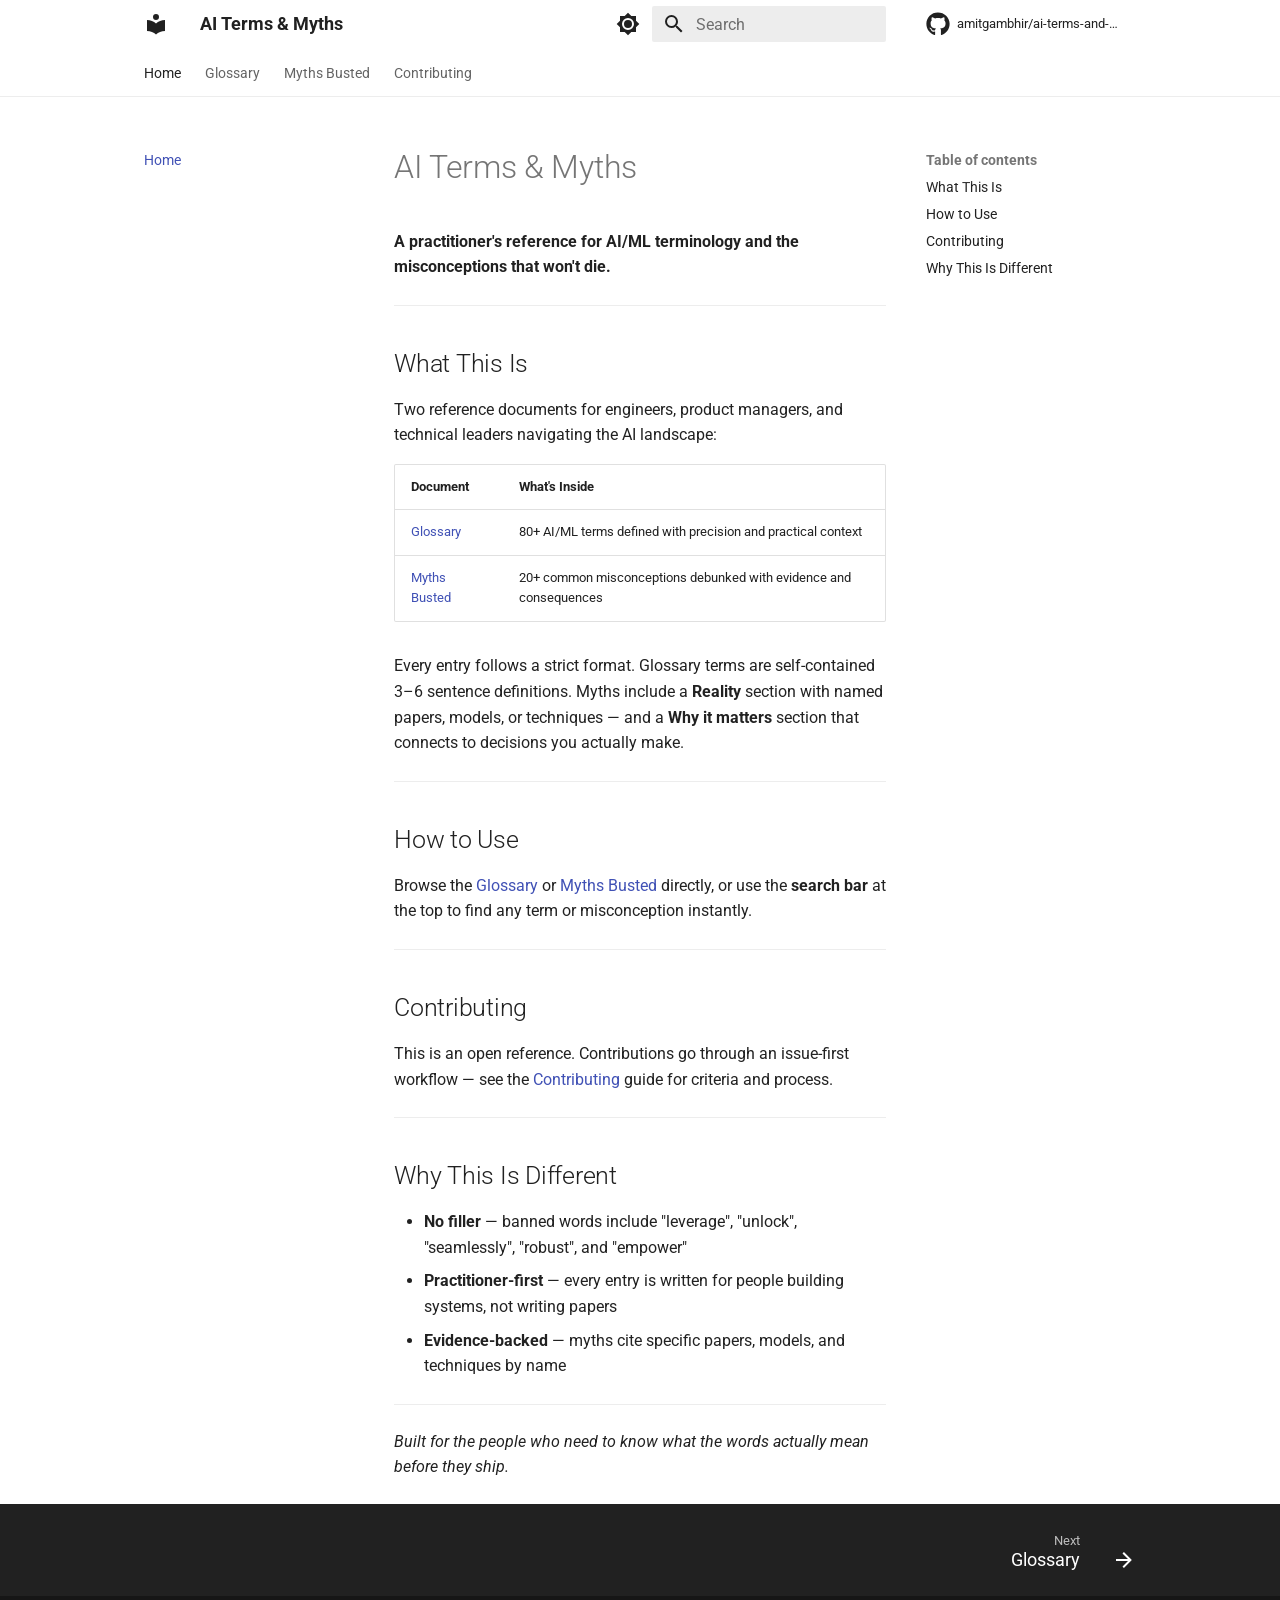
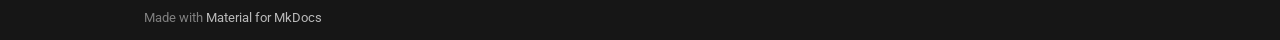
<file: index.html>
<!doctype html>
<html lang="en" class="no-js">
  <head>
    
      <meta charset="utf-8">
      <meta name="viewport" content="width=device-width,initial-scale=1">
      
        <meta name="description" content="A practitioner's reference for AI/ML terminology and the misconceptions that won't die.">
      
      
      
        <link rel="canonical" href="https://amitgambhir.github.io/ai-terms-and-myths/">
      
      
      
        <link rel="next" href="glossary/">
      
      
      <link rel="icon" href="assets/images/favicon.png">
      <meta name="generator" content="mkdocs-1.6.1, mkdocs-material-9.6.12">
    
    
      
        <title>AI Terms & Myths</title>
      
    
    
      <link rel="stylesheet" href="assets/stylesheets/main.2afb09e1.min.css">
      
        
        <link rel="stylesheet" href="assets/stylesheets/palette.06af60db.min.css">
      
      


    
    
      
    
    
      
        
        
        <link rel="preconnect" href="https://fonts.gstatic.com" crossorigin>
        <link rel="stylesheet" href="https://fonts.googleapis.com/css?family=Roboto:300,300i,400,400i,700,700i%7CRoboto+Mono:400,400i,700,700i&display=fallback">
        <style>:root{--md-text-font:"Roboto";--md-code-font:"Roboto Mono"}</style>
      
    
    
      <link rel="stylesheet" href="stylesheets/custom.css">
    
    <script>__md_scope=new URL(".",location),__md_hash=e=>[...e].reduce(((e,_)=>(e<<5)-e+_.charCodeAt(0)),0),__md_get=(e,_=localStorage,t=__md_scope)=>JSON.parse(_.getItem(t.pathname+"."+e)),__md_set=(e,_,t=localStorage,a=__md_scope)=>{try{t.setItem(a.pathname+"."+e,JSON.stringify(_))}catch(e){}}</script>
    
      

    
    
    
  </head>
  
  
    
    
      
    
    
    
    
    <body dir="ltr" data-md-color-scheme="default" data-md-color-primary="white" data-md-color-accent="white">
  
    
    <input class="md-toggle" data-md-toggle="drawer" type="checkbox" id="__drawer" autocomplete="off">
    <input class="md-toggle" data-md-toggle="search" type="checkbox" id="__search" autocomplete="off">
    <label class="md-overlay" for="__drawer"></label>
    <div data-md-component="skip">
      
        
        <a href="#ai-terms-myths" class="md-skip">
          Skip to content
        </a>
      
    </div>
    <div data-md-component="announce">
      
    </div>
    
    
      

<header class="md-header" data-md-component="header">
  <nav class="md-header__inner md-grid" aria-label="Header">
    <a href="." title="AI Terms &amp; Myths" class="md-header__button md-logo" aria-label="AI Terms & Myths" data-md-component="logo">
      
  
  <svg xmlns="http://www.w3.org/2000/svg" viewBox="0 0 24 24"><path d="M12 8a3 3 0 0 0 3-3 3 3 0 0 0-3-3 3 3 0 0 0-3 3 3 3 0 0 0 3 3m0 3.54C9.64 9.35 6.5 8 3 8v11c3.5 0 6.64 1.35 9 3.54 2.36-2.19 5.5-3.54 9-3.54V8c-3.5 0-6.64 1.35-9 3.54"/></svg>

    </a>
    <label class="md-header__button md-icon" for="__drawer">
      
      <svg xmlns="http://www.w3.org/2000/svg" viewBox="0 0 24 24"><path d="M3 6h18v2H3zm0 5h18v2H3zm0 5h18v2H3z"/></svg>
    </label>
    <div class="md-header__title" data-md-component="header-title">
      <div class="md-header__ellipsis">
        <div class="md-header__topic">
          <span class="md-ellipsis">
            AI Terms & Myths
          </span>
        </div>
        <div class="md-header__topic" data-md-component="header-topic">
          <span class="md-ellipsis">
            
              Home
            
          </span>
        </div>
      </div>
    </div>
    
      
        <form class="md-header__option" data-md-component="palette">
  
    
    
    
    <input class="md-option" data-md-color-media="" data-md-color-scheme="default" data-md-color-primary="white" data-md-color-accent="white"  aria-label="Switch to dark mode"  type="radio" name="__palette" id="__palette_0">
    
      <label class="md-header__button md-icon" title="Switch to dark mode" for="__palette_1" hidden>
        <svg xmlns="http://www.w3.org/2000/svg" viewBox="0 0 24 24"><path d="M12 8a4 4 0 0 0-4 4 4 4 0 0 0 4 4 4 4 0 0 0 4-4 4 4 0 0 0-4-4m0 10a6 6 0 0 1-6-6 6 6 0 0 1 6-6 6 6 0 0 1 6 6 6 6 0 0 1-6 6m8-9.31V4h-4.69L12 .69 8.69 4H4v4.69L.69 12 4 15.31V20h4.69L12 23.31 15.31 20H20v-4.69L23.31 12z"/></svg>
      </label>
    
  
    
    
    
    <input class="md-option" data-md-color-media="" data-md-color-scheme="slate" data-md-color-primary="grey" data-md-color-accent="grey"  aria-label="Switch to light mode"  type="radio" name="__palette" id="__palette_1">
    
      <label class="md-header__button md-icon" title="Switch to light mode" for="__palette_0" hidden>
        <svg xmlns="http://www.w3.org/2000/svg" viewBox="0 0 24 24"><path d="M12 18c-.89 0-1.74-.2-2.5-.55C11.56 16.5 13 14.42 13 12s-1.44-4.5-3.5-5.45C10.26 6.2 11.11 6 12 6a6 6 0 0 1 6 6 6 6 0 0 1-6 6m8-9.31V4h-4.69L12 .69 8.69 4H4v4.69L.69 12 4 15.31V20h4.69L12 23.31 15.31 20H20v-4.69L23.31 12z"/></svg>
      </label>
    
  
</form>
      
    
    
      <script>var palette=__md_get("__palette");if(palette&&palette.color){if("(prefers-color-scheme)"===palette.color.media){var media=matchMedia("(prefers-color-scheme: light)"),input=document.querySelector(media.matches?"[data-md-color-media='(prefers-color-scheme: light)']":"[data-md-color-media='(prefers-color-scheme: dark)']");palette.color.media=input.getAttribute("data-md-color-media"),palette.color.scheme=input.getAttribute("data-md-color-scheme"),palette.color.primary=input.getAttribute("data-md-color-primary"),palette.color.accent=input.getAttribute("data-md-color-accent")}for(var[key,value]of Object.entries(palette.color))document.body.setAttribute("data-md-color-"+key,value)}</script>
    
    
    
      
      
        <label class="md-header__button md-icon" for="__search">
          
          <svg xmlns="http://www.w3.org/2000/svg" viewBox="0 0 24 24"><path d="M9.5 3A6.5 6.5 0 0 1 16 9.5c0 1.61-.59 3.09-1.56 4.23l.27.27h.79l5 5-1.5 1.5-5-5v-.79l-.27-.27A6.52 6.52 0 0 1 9.5 16 6.5 6.5 0 0 1 3 9.5 6.5 6.5 0 0 1 9.5 3m0 2C7 5 5 7 5 9.5S7 14 9.5 14 14 12 14 9.5 12 5 9.5 5"/></svg>
        </label>
        <div class="md-search" data-md-component="search" role="dialog">
  <label class="md-search__overlay" for="__search"></label>
  <div class="md-search__inner" role="search">
    <form class="md-search__form" name="search">
      <input type="text" class="md-search__input" name="query" aria-label="Search" placeholder="Search" autocapitalize="off" autocorrect="off" autocomplete="off" spellcheck="false" data-md-component="search-query" required>
      <label class="md-search__icon md-icon" for="__search">
        
        <svg xmlns="http://www.w3.org/2000/svg" viewBox="0 0 24 24"><path d="M9.5 3A6.5 6.5 0 0 1 16 9.5c0 1.61-.59 3.09-1.56 4.23l.27.27h.79l5 5-1.5 1.5-5-5v-.79l-.27-.27A6.52 6.52 0 0 1 9.5 16 6.5 6.5 0 0 1 3 9.5 6.5 6.5 0 0 1 9.5 3m0 2C7 5 5 7 5 9.5S7 14 9.5 14 14 12 14 9.5 12 5 9.5 5"/></svg>
        
        <svg xmlns="http://www.w3.org/2000/svg" viewBox="0 0 24 24"><path d="M20 11v2H8l5.5 5.5-1.42 1.42L4.16 12l7.92-7.92L13.5 5.5 8 11z"/></svg>
      </label>
      <nav class="md-search__options" aria-label="Search">
        
        <button type="reset" class="md-search__icon md-icon" title="Clear" aria-label="Clear" tabindex="-1">
          
          <svg xmlns="http://www.w3.org/2000/svg" viewBox="0 0 24 24"><path d="M19 6.41 17.59 5 12 10.59 6.41 5 5 6.41 10.59 12 5 17.59 6.41 19 12 13.41 17.59 19 19 17.59 13.41 12z"/></svg>
        </button>
      </nav>
      
        <div class="md-search__suggest" data-md-component="search-suggest"></div>
      
    </form>
    <div class="md-search__output">
      <div class="md-search__scrollwrap" tabindex="0" data-md-scrollfix>
        <div class="md-search-result" data-md-component="search-result">
          <div class="md-search-result__meta">
            Initializing search
          </div>
          <ol class="md-search-result__list" role="presentation"></ol>
        </div>
      </div>
    </div>
  </div>
</div>
      
    
    
      <div class="md-header__source">
        <a href="https://github.com/amitgambhir/ai-terms-and-myths" title="Go to repository" class="md-source" data-md-component="source">
  <div class="md-source__icon md-icon">
    
    <svg xmlns="http://www.w3.org/2000/svg" viewBox="0 0 496 512"><!--! Font Awesome Free 6.7.2 by @fontawesome - https://fontawesome.com License - https://fontawesome.com/license/free (Icons: CC BY 4.0, Fonts: SIL OFL 1.1, Code: MIT License) Copyright 2024 Fonticons, Inc.--><path d="M165.9 397.4c0 2-2.3 3.6-5.2 3.6-3.3.3-5.6-1.3-5.6-3.6 0-2 2.3-3.6 5.2-3.6 3-.3 5.6 1.3 5.6 3.6m-31.1-4.5c-.7 2 1.3 4.3 4.3 4.9 2.6 1 5.6 0 6.2-2s-1.3-4.3-4.3-5.2c-2.6-.7-5.5.3-6.2 2.3m44.2-1.7c-2.9.7-4.9 2.6-4.6 4.9.3 2 2.9 3.3 5.9 2.6 2.9-.7 4.9-2.6 4.6-4.6-.3-1.9-3-3.2-5.9-2.9M244.8 8C106.1 8 0 113.3 0 252c0 110.9 69.8 205.8 169.5 239.2 12.8 2.3 17.3-5.6 17.3-12.1 0-6.2-.3-40.4-.3-61.4 0 0-70 15-84.7-29.8 0 0-11.4-29.1-27.8-36.6 0 0-22.9-15.7 1.6-15.4 0 0 24.9 2 38.6 25.8 21.9 38.6 58.6 27.5 72.9 20.9 2.3-16 8.8-27.1 16-33.7-55.9-6.2-112.3-14.3-112.3-110.5 0-27.5 7.6-41.3 23.6-58.9-2.6-6.5-11.1-33.3 2.6-67.9 20.9-6.5 69 27 69 27 20-5.6 41.5-8.5 62.8-8.5s42.8 2.9 62.8 8.5c0 0 48.1-33.6 69-27 13.7 34.7 5.2 61.4 2.6 67.9 16 17.7 25.8 31.5 25.8 58.9 0 96.5-58.9 104.2-114.8 110.5 9.2 7.9 17 22.9 17 46.4 0 33.7-.3 75.4-.3 83.6 0 6.5 4.6 14.4 17.3 12.1C428.2 457.8 496 362.9 496 252 496 113.3 383.5 8 244.8 8M97.2 352.9c-1.3 1-1 3.3.7 5.2 1.6 1.6 3.9 2.3 5.2 1 1.3-1 1-3.3-.7-5.2-1.6-1.6-3.9-2.3-5.2-1m-10.8-8.1c-.7 1.3.3 2.9 2.3 3.9 1.6 1 3.6.7 4.3-.7.7-1.3-.3-2.9-2.3-3.9-2-.6-3.6-.3-4.3.7m32.4 35.6c-1.6 1.3-1 4.3 1.3 6.2 2.3 2.3 5.2 2.6 6.5 1 1.3-1.3.7-4.3-1.3-6.2-2.2-2.3-5.2-2.6-6.5-1m-11.4-14.7c-1.6 1-1.6 3.6 0 5.9s4.3 3.3 5.6 2.3c1.6-1.3 1.6-3.9 0-6.2-1.4-2.3-4-3.3-5.6-2"/></svg>
  </div>
  <div class="md-source__repository">
    amitgambhir/ai-terms-and-myths
  </div>
</a>
      </div>
    
  </nav>
  
</header>
    
    <div class="md-container" data-md-component="container">
      
      
        
          
            
<nav class="md-tabs" aria-label="Tabs" data-md-component="tabs">
  <div class="md-grid">
    <ul class="md-tabs__list">
      
        
  
  
  
    
  
  
    <li class="md-tabs__item md-tabs__item--active">
      <a href="." class="md-tabs__link">
        
  
  
    
  
  Home

      </a>
    </li>
  

      
        
  
  
  
  
    <li class="md-tabs__item">
      <a href="glossary/" class="md-tabs__link">
        
  
  
    
  
  Glossary

      </a>
    </li>
  

      
        
  
  
  
  
    <li class="md-tabs__item">
      <a href="myths/" class="md-tabs__link">
        
  
  
    
  
  Myths Busted

      </a>
    </li>
  

      
        
  
  
  
  
    <li class="md-tabs__item">
      <a href="contributing/" class="md-tabs__link">
        
  
  
    
  
  Contributing

      </a>
    </li>
  

      
    </ul>
  </div>
</nav>
          
        
      
      <main class="md-main" data-md-component="main">
        <div class="md-main__inner md-grid">
          
            
              
              <div class="md-sidebar md-sidebar--primary" data-md-component="sidebar" data-md-type="navigation" >
                <div class="md-sidebar__scrollwrap">
                  <div class="md-sidebar__inner">
                    


  


<nav class="md-nav md-nav--primary md-nav--lifted" aria-label="Navigation" data-md-level="0">
  <label class="md-nav__title" for="__drawer">
    <a href="." title="AI Terms &amp; Myths" class="md-nav__button md-logo" aria-label="AI Terms & Myths" data-md-component="logo">
      
  
  <svg xmlns="http://www.w3.org/2000/svg" viewBox="0 0 24 24"><path d="M12 8a3 3 0 0 0 3-3 3 3 0 0 0-3-3 3 3 0 0 0-3 3 3 3 0 0 0 3 3m0 3.54C9.64 9.35 6.5 8 3 8v11c3.5 0 6.64 1.35 9 3.54 2.36-2.19 5.5-3.54 9-3.54V8c-3.5 0-6.64 1.35-9 3.54"/></svg>

    </a>
    AI Terms & Myths
  </label>
  
    <div class="md-nav__source">
      <a href="https://github.com/amitgambhir/ai-terms-and-myths" title="Go to repository" class="md-source" data-md-component="source">
  <div class="md-source__icon md-icon">
    
    <svg xmlns="http://www.w3.org/2000/svg" viewBox="0 0 496 512"><!--! Font Awesome Free 6.7.2 by @fontawesome - https://fontawesome.com License - https://fontawesome.com/license/free (Icons: CC BY 4.0, Fonts: SIL OFL 1.1, Code: MIT License) Copyright 2024 Fonticons, Inc.--><path d="M165.9 397.4c0 2-2.3 3.6-5.2 3.6-3.3.3-5.6-1.3-5.6-3.6 0-2 2.3-3.6 5.2-3.6 3-.3 5.6 1.3 5.6 3.6m-31.1-4.5c-.7 2 1.3 4.3 4.3 4.9 2.6 1 5.6 0 6.2-2s-1.3-4.3-4.3-5.2c-2.6-.7-5.5.3-6.2 2.3m44.2-1.7c-2.9.7-4.9 2.6-4.6 4.9.3 2 2.9 3.3 5.9 2.6 2.9-.7 4.9-2.6 4.6-4.6-.3-1.9-3-3.2-5.9-2.9M244.8 8C106.1 8 0 113.3 0 252c0 110.9 69.8 205.8 169.5 239.2 12.8 2.3 17.3-5.6 17.3-12.1 0-6.2-.3-40.4-.3-61.4 0 0-70 15-84.7-29.8 0 0-11.4-29.1-27.8-36.6 0 0-22.9-15.7 1.6-15.4 0 0 24.9 2 38.6 25.8 21.9 38.6 58.6 27.5 72.9 20.9 2.3-16 8.8-27.1 16-33.7-55.9-6.2-112.3-14.3-112.3-110.5 0-27.5 7.6-41.3 23.6-58.9-2.6-6.5-11.1-33.3 2.6-67.9 20.9-6.5 69 27 69 27 20-5.6 41.5-8.5 62.8-8.5s42.8 2.9 62.8 8.5c0 0 48.1-33.6 69-27 13.7 34.7 5.2 61.4 2.6 67.9 16 17.7 25.8 31.5 25.8 58.9 0 96.5-58.9 104.2-114.8 110.5 9.2 7.9 17 22.9 17 46.4 0 33.7-.3 75.4-.3 83.6 0 6.5 4.6 14.4 17.3 12.1C428.2 457.8 496 362.9 496 252 496 113.3 383.5 8 244.8 8M97.2 352.9c-1.3 1-1 3.3.7 5.2 1.6 1.6 3.9 2.3 5.2 1 1.3-1 1-3.3-.7-5.2-1.6-1.6-3.9-2.3-5.2-1m-10.8-8.1c-.7 1.3.3 2.9 2.3 3.9 1.6 1 3.6.7 4.3-.7.7-1.3-.3-2.9-2.3-3.9-2-.6-3.6-.3-4.3.7m32.4 35.6c-1.6 1.3-1 4.3 1.3 6.2 2.3 2.3 5.2 2.6 6.5 1 1.3-1.3.7-4.3-1.3-6.2-2.2-2.3-5.2-2.6-6.5-1m-11.4-14.7c-1.6 1-1.6 3.6 0 5.9s4.3 3.3 5.6 2.3c1.6-1.3 1.6-3.9 0-6.2-1.4-2.3-4-3.3-5.6-2"/></svg>
  </div>
  <div class="md-source__repository">
    amitgambhir/ai-terms-and-myths
  </div>
</a>
    </div>
  
  <ul class="md-nav__list" data-md-scrollfix>
    
      
      
  
  
    
  
  
  
    <li class="md-nav__item md-nav__item--active">
      
      <input class="md-nav__toggle md-toggle" type="checkbox" id="__toc">
      
      
        
      
      
        <label class="md-nav__link md-nav__link--active" for="__toc">
          
  
  
  <span class="md-ellipsis">
    Home
    
  </span>
  

          <span class="md-nav__icon md-icon"></span>
        </label>
      
      <a href="." class="md-nav__link md-nav__link--active">
        
  
  
  <span class="md-ellipsis">
    Home
    
  </span>
  

      </a>
      
        

<nav class="md-nav md-nav--secondary" aria-label="Table of contents">
  
  
  
    
  
  
    <label class="md-nav__title" for="__toc">
      <span class="md-nav__icon md-icon"></span>
      Table of contents
    </label>
    <ul class="md-nav__list" data-md-component="toc" data-md-scrollfix>
      
        <li class="md-nav__item">
  <a href="#what-this-is" class="md-nav__link">
    <span class="md-ellipsis">
      What This Is
    </span>
  </a>
  
</li>
      
        <li class="md-nav__item">
  <a href="#how-to-use" class="md-nav__link">
    <span class="md-ellipsis">
      How to Use
    </span>
  </a>
  
</li>
      
        <li class="md-nav__item">
  <a href="#contributing" class="md-nav__link">
    <span class="md-ellipsis">
      Contributing
    </span>
  </a>
  
</li>
      
        <li class="md-nav__item">
  <a href="#why-this-is-different" class="md-nav__link">
    <span class="md-ellipsis">
      Why This Is Different
    </span>
  </a>
  
</li>
      
    </ul>
  
</nav>
      
    </li>
  

    
      
      
  
  
  
  
    <li class="md-nav__item">
      <a href="glossary/" class="md-nav__link">
        
  
  
  <span class="md-ellipsis">
    Glossary
    
  </span>
  

      </a>
    </li>
  

    
      
      
  
  
  
  
    <li class="md-nav__item">
      <a href="myths/" class="md-nav__link">
        
  
  
  <span class="md-ellipsis">
    Myths Busted
    
  </span>
  

      </a>
    </li>
  

    
      
      
  
  
  
  
    <li class="md-nav__item">
      <a href="contributing/" class="md-nav__link">
        
  
  
  <span class="md-ellipsis">
    Contributing
    
  </span>
  

      </a>
    </li>
  

    
  </ul>
</nav>
                  </div>
                </div>
              </div>
            
            
              
              <div class="md-sidebar md-sidebar--secondary" data-md-component="sidebar" data-md-type="toc" >
                <div class="md-sidebar__scrollwrap">
                  <div class="md-sidebar__inner">
                    

<nav class="md-nav md-nav--secondary" aria-label="Table of contents">
  
  
  
    
  
  
    <label class="md-nav__title" for="__toc">
      <span class="md-nav__icon md-icon"></span>
      Table of contents
    </label>
    <ul class="md-nav__list" data-md-component="toc" data-md-scrollfix>
      
        <li class="md-nav__item">
  <a href="#what-this-is" class="md-nav__link">
    <span class="md-ellipsis">
      What This Is
    </span>
  </a>
  
</li>
      
        <li class="md-nav__item">
  <a href="#how-to-use" class="md-nav__link">
    <span class="md-ellipsis">
      How to Use
    </span>
  </a>
  
</li>
      
        <li class="md-nav__item">
  <a href="#contributing" class="md-nav__link">
    <span class="md-ellipsis">
      Contributing
    </span>
  </a>
  
</li>
      
        <li class="md-nav__item">
  <a href="#why-this-is-different" class="md-nav__link">
    <span class="md-ellipsis">
      Why This Is Different
    </span>
  </a>
  
</li>
      
    </ul>
  
</nav>
                  </div>
                </div>
              </div>
            
          
          
            <div class="md-content" data-md-component="content">
              <article class="md-content__inner md-typeset">
                
                  


  
  


<h1 id="ai-terms-myths">AI Terms &amp; Myths<a class="headerlink" href="#ai-terms-myths" title="Permanent link">&para;</a></h1>
<p><strong>A practitioner's reference for AI/ML terminology and the misconceptions that won't die.</strong></p>
<hr />
<h2 id="what-this-is">What This Is<a class="headerlink" href="#what-this-is" title="Permanent link">&para;</a></h2>
<p>Two reference documents for engineers, product managers, and technical leaders navigating the AI landscape:</p>
<table>
<thead>
<tr>
<th>Document</th>
<th>What's Inside</th>
</tr>
</thead>
<tbody>
<tr>
<td><a href="glossary/">Glossary</a></td>
<td>80+ AI/ML terms defined with precision and practical context</td>
</tr>
<tr>
<td><a href="myths/">Myths Busted</a></td>
<td>20+ common misconceptions debunked with evidence and consequences</td>
</tr>
</tbody>
</table>
<p>Every entry follows a strict format. Glossary terms are self-contained 3–6 sentence definitions. Myths include a <strong>Reality</strong> section with named papers, models, or techniques — and a <strong>Why it matters</strong> section that connects to decisions you actually make.</p>
<hr />
<h2 id="how-to-use">How to Use<a class="headerlink" href="#how-to-use" title="Permanent link">&para;</a></h2>
<p>Browse the <a href="glossary/">Glossary</a> or <a href="myths/">Myths Busted</a> directly, or use the <strong>search bar</strong> at the top to find any term or misconception instantly.</p>
<hr />
<h2 id="contributing">Contributing<a class="headerlink" href="#contributing" title="Permanent link">&para;</a></h2>
<p>This is an open reference. Contributions go through an issue-first workflow — see the <a href="contributing/">Contributing</a> guide for criteria and process.</p>
<hr />
<h2 id="why-this-is-different">Why This Is Different<a class="headerlink" href="#why-this-is-different" title="Permanent link">&para;</a></h2>
<ul>
<li><strong>No filler</strong> — banned words include "leverage", "unlock", "seamlessly", "robust", and "empower"</li>
<li><strong>Practitioner-first</strong> — every entry is written for people building systems, not writing papers</li>
<li><strong>Evidence-backed</strong> — myths cite specific papers, models, and techniques by name</li>
</ul>
<hr />
<p><em>Built for the people who need to know what the words actually mean before they ship.</em></p>












                
              </article>
            </div>
          
          
<script>var target=document.getElementById(location.hash.slice(1));target&&target.name&&(target.checked=target.name.startsWith("__tabbed_"))</script>
        </div>
        
          <button type="button" class="md-top md-icon" data-md-component="top" hidden>
  
  <svg xmlns="http://www.w3.org/2000/svg" viewBox="0 0 24 24"><path d="M13 20h-2V8l-5.5 5.5-1.42-1.42L12 4.16l7.92 7.92-1.42 1.42L13 8z"/></svg>
  Back to top
</button>
        
      </main>
      
        <footer class="md-footer">
  
    
      
      <nav class="md-footer__inner md-grid" aria-label="Footer" >
        
        
          
          <a href="glossary/" class="md-footer__link md-footer__link--next" aria-label="Next: Glossary">
            <div class="md-footer__title">
              <span class="md-footer__direction">
                Next
              </span>
              <div class="md-ellipsis">
                Glossary
              </div>
            </div>
            <div class="md-footer__button md-icon">
              
              <svg xmlns="http://www.w3.org/2000/svg" viewBox="0 0 24 24"><path d="M4 11v2h12l-5.5 5.5 1.42 1.42L19.84 12l-7.92-7.92L10.5 5.5 16 11z"/></svg>
            </div>
          </a>
        
      </nav>
    
  
  <div class="md-footer-meta md-typeset">
    <div class="md-footer-meta__inner md-grid">
      <div class="md-copyright">
  
  
    Made with
    <a href="https://squidfunk.github.io/mkdocs-material/" target="_blank" rel="noopener">
      Material for MkDocs
    </a>
  
</div>
      
    </div>
  </div>
</footer>
      
    </div>
    <div class="md-dialog" data-md-component="dialog">
      <div class="md-dialog__inner md-typeset"></div>
    </div>
    
    
    
      
      <script id="__config" type="application/json">{"base": ".", "features": ["navigation.instant", "navigation.tabs", "navigation.sections", "navigation.top", "navigation.footer", "navigation.path", "navigation.tracking", "content.code.copy", "content.tooltips", "search.highlight", "search.suggest", "toc.follow"], "search": "assets/javascripts/workers/search.f8cc74c7.min.js", "tags": null, "translations": {"clipboard.copied": "Copied to clipboard", "clipboard.copy": "Copy to clipboard", "search.result.more.one": "1 more on this page", "search.result.more.other": "# more on this page", "search.result.none": "No matching documents", "search.result.one": "1 matching document", "search.result.other": "# matching documents", "search.result.placeholder": "Type to start searching", "search.result.term.missing": "Missing", "select.version": "Select version"}, "version": null}</script>
    
    
      <script src="assets/javascripts/bundle.c8b220af.min.js"></script>
      
    
  </body>
</html>
</file>
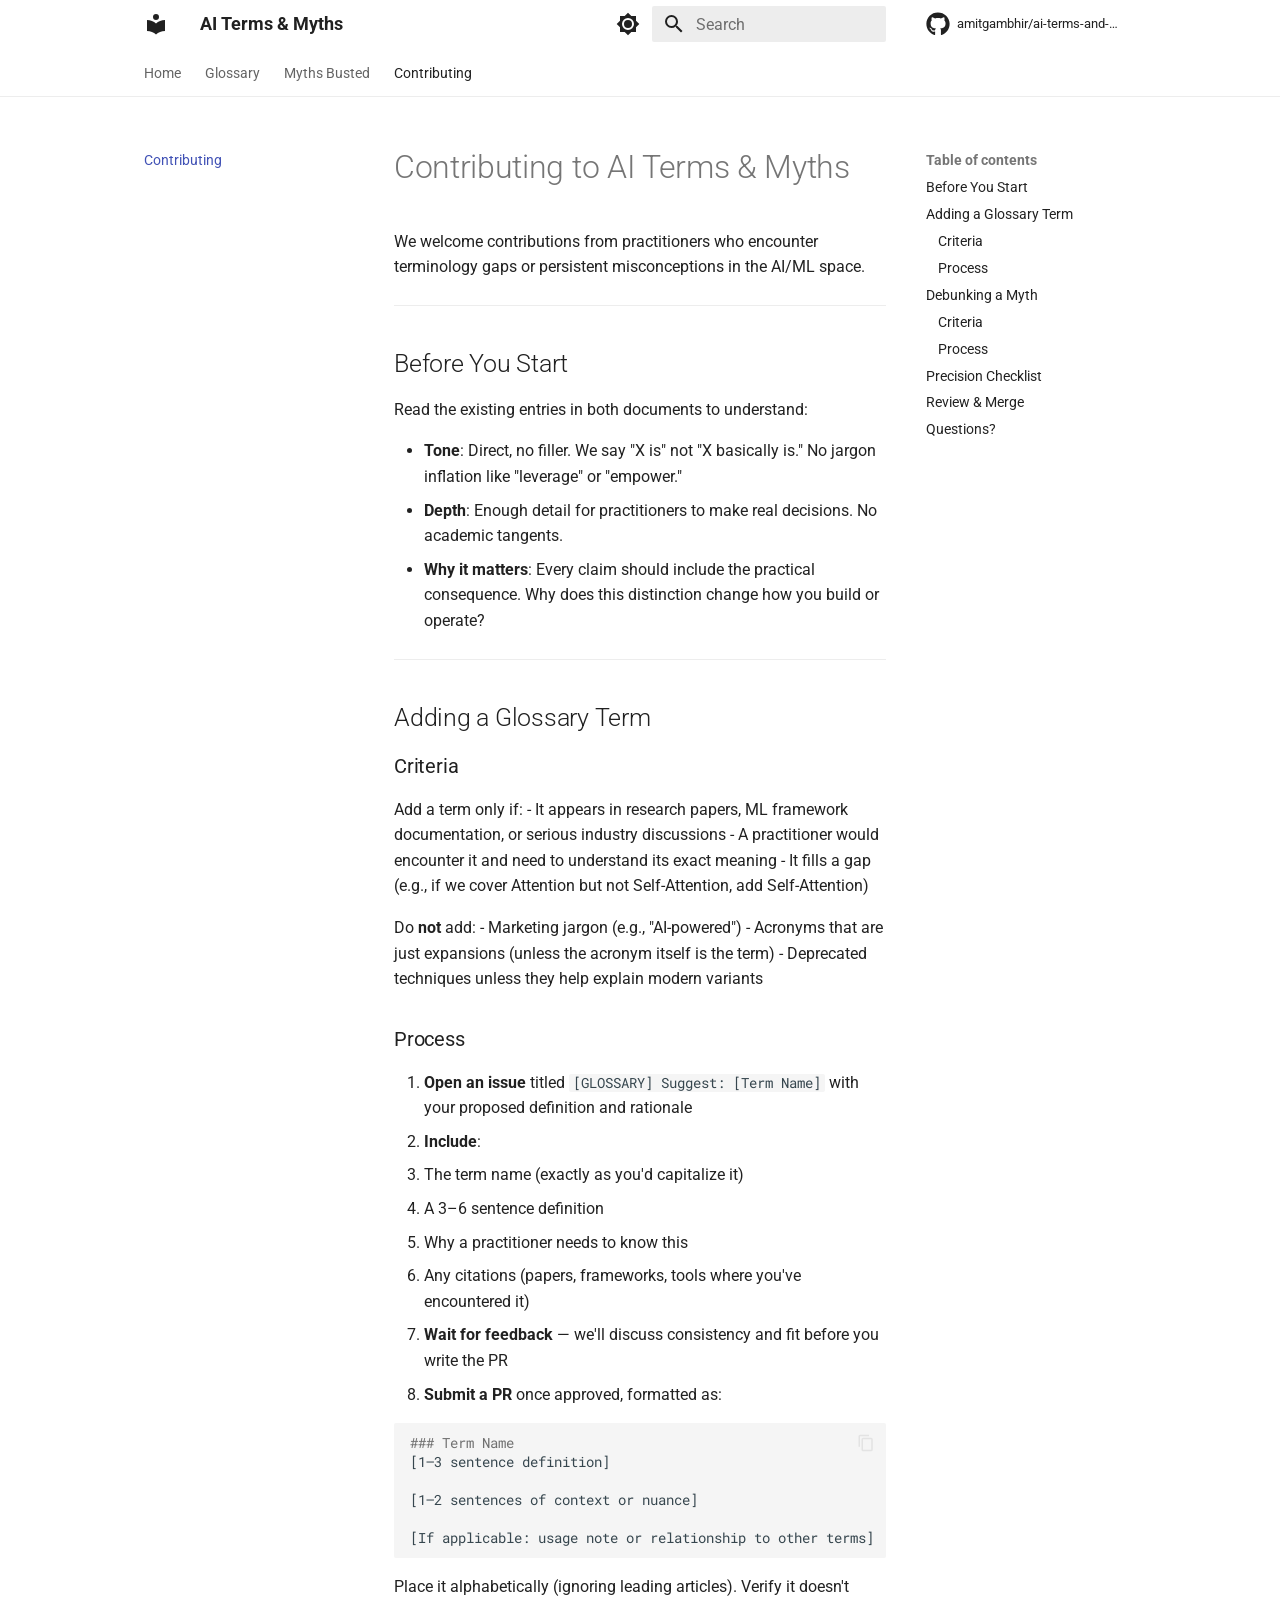
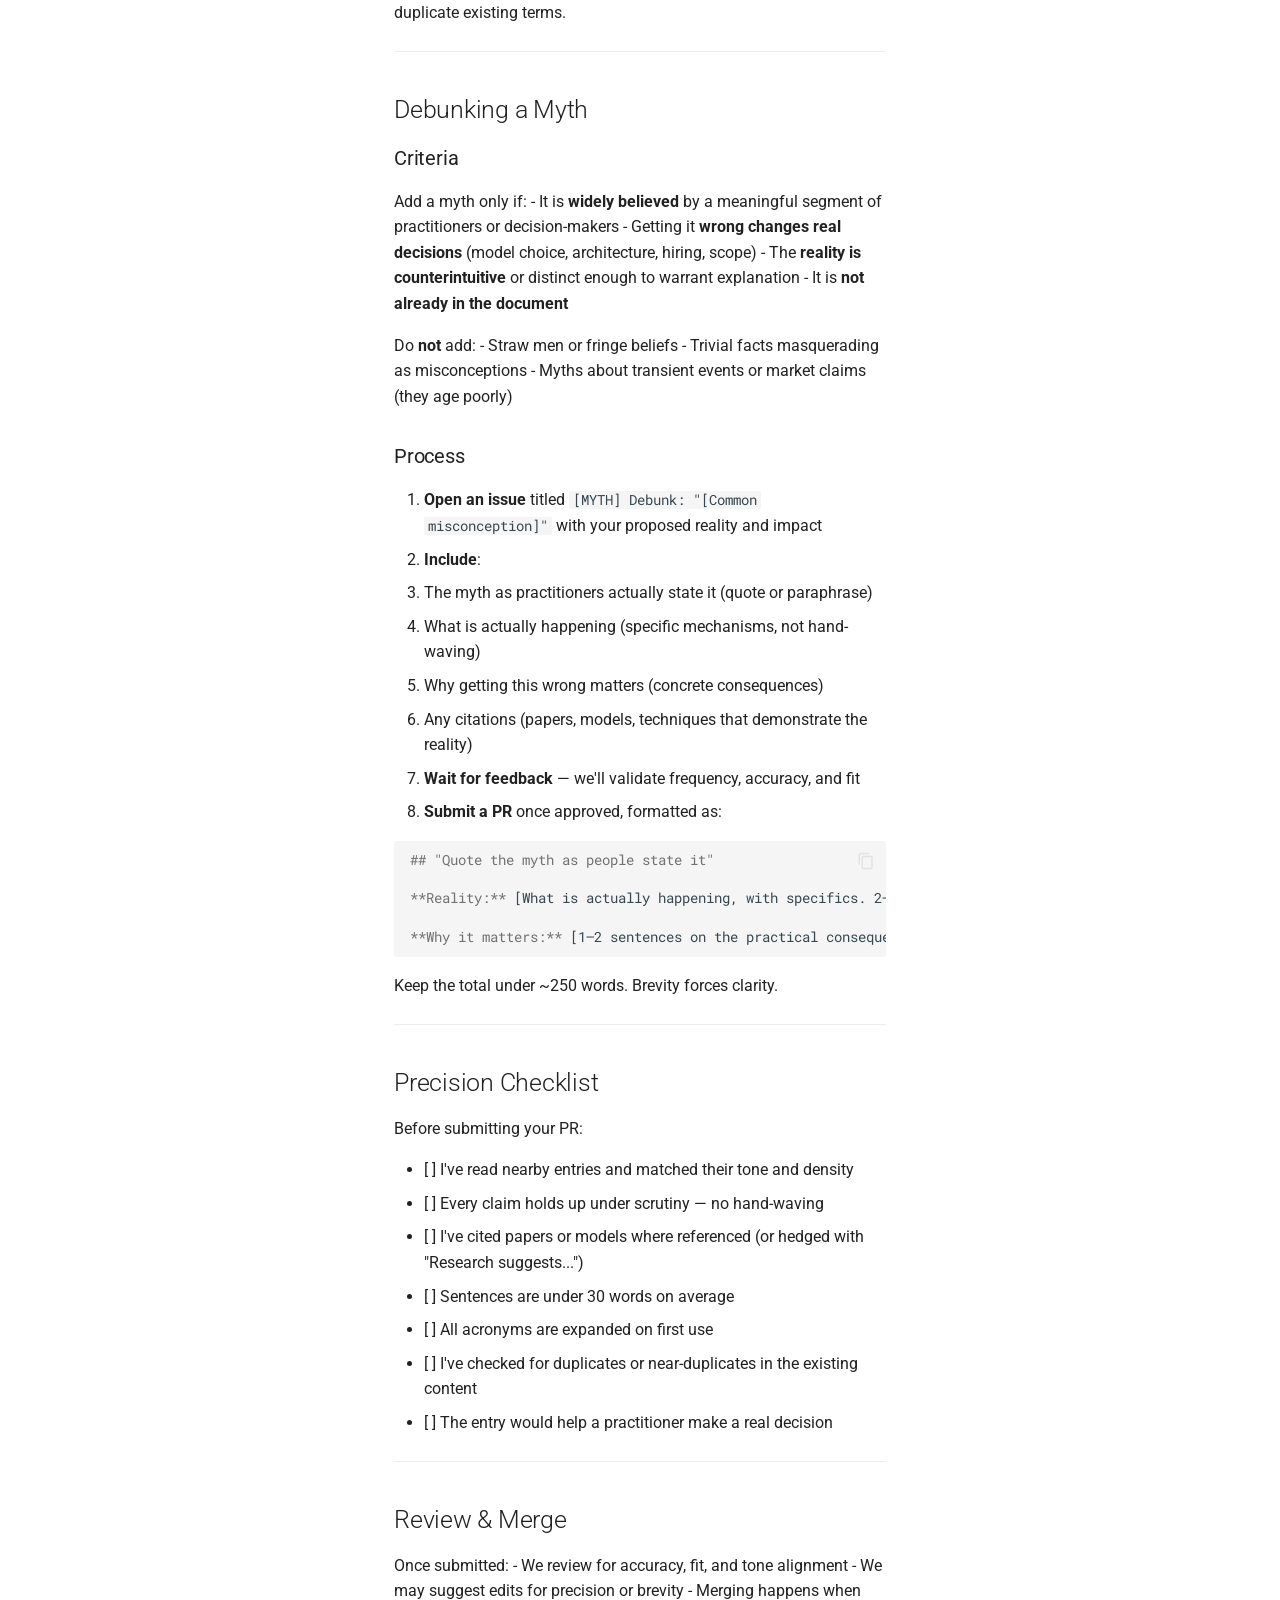
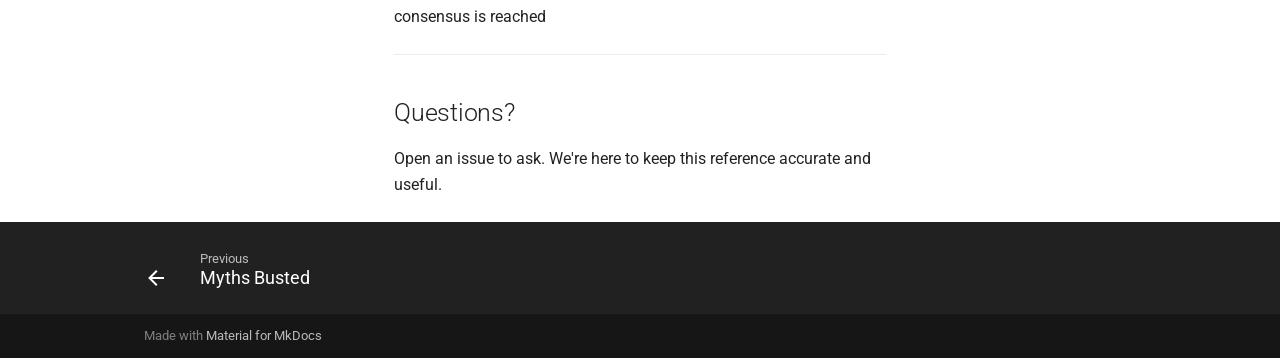
<file: contributing/index.html>
<!doctype html>
<html lang="en" class="no-js">
  <head>
    
      <meta charset="utf-8">
      <meta name="viewport" content="width=device-width,initial-scale=1">
      
        <meta name="description" content="A practitioner's reference for AI/ML terminology and the misconceptions that won't die.">
      
      
      
        <link rel="canonical" href="https://amitgambhir.github.io/ai-terms-and-myths/contributing/">
      
      
        <link rel="prev" href="../myths/">
      
      
      
      <link rel="icon" href="../assets/images/favicon.png">
      <meta name="generator" content="mkdocs-1.6.1, mkdocs-material-9.6.12">
    
    
      
        <title>Contributing - AI Terms & Myths</title>
      
    
    
      <link rel="stylesheet" href="../assets/stylesheets/main.2afb09e1.min.css">
      
        
        <link rel="stylesheet" href="../assets/stylesheets/palette.06af60db.min.css">
      
      


    
    
      
    
    
      
        
        
        <link rel="preconnect" href="https://fonts.gstatic.com" crossorigin>
        <link rel="stylesheet" href="https://fonts.googleapis.com/css?family=Roboto:300,300i,400,400i,700,700i%7CRoboto+Mono:400,400i,700,700i&display=fallback">
        <style>:root{--md-text-font:"Roboto";--md-code-font:"Roboto Mono"}</style>
      
    
    
      <link rel="stylesheet" href="../stylesheets/custom.css">
    
    <script>__md_scope=new URL("..",location),__md_hash=e=>[...e].reduce(((e,_)=>(e<<5)-e+_.charCodeAt(0)),0),__md_get=(e,_=localStorage,t=__md_scope)=>JSON.parse(_.getItem(t.pathname+"."+e)),__md_set=(e,_,t=localStorage,a=__md_scope)=>{try{t.setItem(a.pathname+"."+e,JSON.stringify(_))}catch(e){}}</script>
    
      

    
    
    
  </head>
  
  
    
    
      
    
    
    
    
    <body dir="ltr" data-md-color-scheme="default" data-md-color-primary="white" data-md-color-accent="white">
  
    
    <input class="md-toggle" data-md-toggle="drawer" type="checkbox" id="__drawer" autocomplete="off">
    <input class="md-toggle" data-md-toggle="search" type="checkbox" id="__search" autocomplete="off">
    <label class="md-overlay" for="__drawer"></label>
    <div data-md-component="skip">
      
        
        <a href="#contributing-to-ai-terms-myths" class="md-skip">
          Skip to content
        </a>
      
    </div>
    <div data-md-component="announce">
      
    </div>
    
    
      

<header class="md-header" data-md-component="header">
  <nav class="md-header__inner md-grid" aria-label="Header">
    <a href=".." title="AI Terms &amp; Myths" class="md-header__button md-logo" aria-label="AI Terms & Myths" data-md-component="logo">
      
  
  <svg xmlns="http://www.w3.org/2000/svg" viewBox="0 0 24 24"><path d="M12 8a3 3 0 0 0 3-3 3 3 0 0 0-3-3 3 3 0 0 0-3 3 3 3 0 0 0 3 3m0 3.54C9.64 9.35 6.5 8 3 8v11c3.5 0 6.64 1.35 9 3.54 2.36-2.19 5.5-3.54 9-3.54V8c-3.5 0-6.64 1.35-9 3.54"/></svg>

    </a>
    <label class="md-header__button md-icon" for="__drawer">
      
      <svg xmlns="http://www.w3.org/2000/svg" viewBox="0 0 24 24"><path d="M3 6h18v2H3zm0 5h18v2H3zm0 5h18v2H3z"/></svg>
    </label>
    <div class="md-header__title" data-md-component="header-title">
      <div class="md-header__ellipsis">
        <div class="md-header__topic">
          <span class="md-ellipsis">
            AI Terms & Myths
          </span>
        </div>
        <div class="md-header__topic" data-md-component="header-topic">
          <span class="md-ellipsis">
            
              Contributing
            
          </span>
        </div>
      </div>
    </div>
    
      
        <form class="md-header__option" data-md-component="palette">
  
    
    
    
    <input class="md-option" data-md-color-media="" data-md-color-scheme="default" data-md-color-primary="white" data-md-color-accent="white"  aria-label="Switch to dark mode"  type="radio" name="__palette" id="__palette_0">
    
      <label class="md-header__button md-icon" title="Switch to dark mode" for="__palette_1" hidden>
        <svg xmlns="http://www.w3.org/2000/svg" viewBox="0 0 24 24"><path d="M12 8a4 4 0 0 0-4 4 4 4 0 0 0 4 4 4 4 0 0 0 4-4 4 4 0 0 0-4-4m0 10a6 6 0 0 1-6-6 6 6 0 0 1 6-6 6 6 0 0 1 6 6 6 6 0 0 1-6 6m8-9.31V4h-4.69L12 .69 8.69 4H4v4.69L.69 12 4 15.31V20h4.69L12 23.31 15.31 20H20v-4.69L23.31 12z"/></svg>
      </label>
    
  
    
    
    
    <input class="md-option" data-md-color-media="" data-md-color-scheme="slate" data-md-color-primary="grey" data-md-color-accent="grey"  aria-label="Switch to light mode"  type="radio" name="__palette" id="__palette_1">
    
      <label class="md-header__button md-icon" title="Switch to light mode" for="__palette_0" hidden>
        <svg xmlns="http://www.w3.org/2000/svg" viewBox="0 0 24 24"><path d="M12 18c-.89 0-1.74-.2-2.5-.55C11.56 16.5 13 14.42 13 12s-1.44-4.5-3.5-5.45C10.26 6.2 11.11 6 12 6a6 6 0 0 1 6 6 6 6 0 0 1-6 6m8-9.31V4h-4.69L12 .69 8.69 4H4v4.69L.69 12 4 15.31V20h4.69L12 23.31 15.31 20H20v-4.69L23.31 12z"/></svg>
      </label>
    
  
</form>
      
    
    
      <script>var palette=__md_get("__palette");if(palette&&palette.color){if("(prefers-color-scheme)"===palette.color.media){var media=matchMedia("(prefers-color-scheme: light)"),input=document.querySelector(media.matches?"[data-md-color-media='(prefers-color-scheme: light)']":"[data-md-color-media='(prefers-color-scheme: dark)']");palette.color.media=input.getAttribute("data-md-color-media"),palette.color.scheme=input.getAttribute("data-md-color-scheme"),palette.color.primary=input.getAttribute("data-md-color-primary"),palette.color.accent=input.getAttribute("data-md-color-accent")}for(var[key,value]of Object.entries(palette.color))document.body.setAttribute("data-md-color-"+key,value)}</script>
    
    
    
      
      
        <label class="md-header__button md-icon" for="__search">
          
          <svg xmlns="http://www.w3.org/2000/svg" viewBox="0 0 24 24"><path d="M9.5 3A6.5 6.5 0 0 1 16 9.5c0 1.61-.59 3.09-1.56 4.23l.27.27h.79l5 5-1.5 1.5-5-5v-.79l-.27-.27A6.52 6.52 0 0 1 9.5 16 6.5 6.5 0 0 1 3 9.5 6.5 6.5 0 0 1 9.5 3m0 2C7 5 5 7 5 9.5S7 14 9.5 14 14 12 14 9.5 12 5 9.5 5"/></svg>
        </label>
        <div class="md-search" data-md-component="search" role="dialog">
  <label class="md-search__overlay" for="__search"></label>
  <div class="md-search__inner" role="search">
    <form class="md-search__form" name="search">
      <input type="text" class="md-search__input" name="query" aria-label="Search" placeholder="Search" autocapitalize="off" autocorrect="off" autocomplete="off" spellcheck="false" data-md-component="search-query" required>
      <label class="md-search__icon md-icon" for="__search">
        
        <svg xmlns="http://www.w3.org/2000/svg" viewBox="0 0 24 24"><path d="M9.5 3A6.5 6.5 0 0 1 16 9.5c0 1.61-.59 3.09-1.56 4.23l.27.27h.79l5 5-1.5 1.5-5-5v-.79l-.27-.27A6.52 6.52 0 0 1 9.5 16 6.5 6.5 0 0 1 3 9.5 6.5 6.5 0 0 1 9.5 3m0 2C7 5 5 7 5 9.5S7 14 9.5 14 14 12 14 9.5 12 5 9.5 5"/></svg>
        
        <svg xmlns="http://www.w3.org/2000/svg" viewBox="0 0 24 24"><path d="M20 11v2H8l5.5 5.5-1.42 1.42L4.16 12l7.92-7.92L13.5 5.5 8 11z"/></svg>
      </label>
      <nav class="md-search__options" aria-label="Search">
        
        <button type="reset" class="md-search__icon md-icon" title="Clear" aria-label="Clear" tabindex="-1">
          
          <svg xmlns="http://www.w3.org/2000/svg" viewBox="0 0 24 24"><path d="M19 6.41 17.59 5 12 10.59 6.41 5 5 6.41 10.59 12 5 17.59 6.41 19 12 13.41 17.59 19 19 17.59 13.41 12z"/></svg>
        </button>
      </nav>
      
        <div class="md-search__suggest" data-md-component="search-suggest"></div>
      
    </form>
    <div class="md-search__output">
      <div class="md-search__scrollwrap" tabindex="0" data-md-scrollfix>
        <div class="md-search-result" data-md-component="search-result">
          <div class="md-search-result__meta">
            Initializing search
          </div>
          <ol class="md-search-result__list" role="presentation"></ol>
        </div>
      </div>
    </div>
  </div>
</div>
      
    
    
      <div class="md-header__source">
        <a href="https://github.com/amitgambhir/ai-terms-and-myths" title="Go to repository" class="md-source" data-md-component="source">
  <div class="md-source__icon md-icon">
    
    <svg xmlns="http://www.w3.org/2000/svg" viewBox="0 0 496 512"><!--! Font Awesome Free 6.7.2 by @fontawesome - https://fontawesome.com License - https://fontawesome.com/license/free (Icons: CC BY 4.0, Fonts: SIL OFL 1.1, Code: MIT License) Copyright 2024 Fonticons, Inc.--><path d="M165.9 397.4c0 2-2.3 3.6-5.2 3.6-3.3.3-5.6-1.3-5.6-3.6 0-2 2.3-3.6 5.2-3.6 3-.3 5.6 1.3 5.6 3.6m-31.1-4.5c-.7 2 1.3 4.3 4.3 4.9 2.6 1 5.6 0 6.2-2s-1.3-4.3-4.3-5.2c-2.6-.7-5.5.3-6.2 2.3m44.2-1.7c-2.9.7-4.9 2.6-4.6 4.9.3 2 2.9 3.3 5.9 2.6 2.9-.7 4.9-2.6 4.6-4.6-.3-1.9-3-3.2-5.9-2.9M244.8 8C106.1 8 0 113.3 0 252c0 110.9 69.8 205.8 169.5 239.2 12.8 2.3 17.3-5.6 17.3-12.1 0-6.2-.3-40.4-.3-61.4 0 0-70 15-84.7-29.8 0 0-11.4-29.1-27.8-36.6 0 0-22.9-15.7 1.6-15.4 0 0 24.9 2 38.6 25.8 21.9 38.6 58.6 27.5 72.9 20.9 2.3-16 8.8-27.1 16-33.7-55.9-6.2-112.3-14.3-112.3-110.5 0-27.5 7.6-41.3 23.6-58.9-2.6-6.5-11.1-33.3 2.6-67.9 20.9-6.5 69 27 69 27 20-5.6 41.5-8.5 62.8-8.5s42.8 2.9 62.8 8.5c0 0 48.1-33.6 69-27 13.7 34.7 5.2 61.4 2.6 67.9 16 17.7 25.8 31.5 25.8 58.9 0 96.5-58.9 104.2-114.8 110.5 9.2 7.9 17 22.9 17 46.4 0 33.7-.3 75.4-.3 83.6 0 6.5 4.6 14.4 17.3 12.1C428.2 457.8 496 362.9 496 252 496 113.3 383.5 8 244.8 8M97.2 352.9c-1.3 1-1 3.3.7 5.2 1.6 1.6 3.9 2.3 5.2 1 1.3-1 1-3.3-.7-5.2-1.6-1.6-3.9-2.3-5.2-1m-10.8-8.1c-.7 1.3.3 2.9 2.3 3.9 1.6 1 3.6.7 4.3-.7.7-1.3-.3-2.9-2.3-3.9-2-.6-3.6-.3-4.3.7m32.4 35.6c-1.6 1.3-1 4.3 1.3 6.2 2.3 2.3 5.2 2.6 6.5 1 1.3-1.3.7-4.3-1.3-6.2-2.2-2.3-5.2-2.6-6.5-1m-11.4-14.7c-1.6 1-1.6 3.6 0 5.9s4.3 3.3 5.6 2.3c1.6-1.3 1.6-3.9 0-6.2-1.4-2.3-4-3.3-5.6-2"/></svg>
  </div>
  <div class="md-source__repository">
    amitgambhir/ai-terms-and-myths
  </div>
</a>
      </div>
    
  </nav>
  
</header>
    
    <div class="md-container" data-md-component="container">
      
      
        
          
            
<nav class="md-tabs" aria-label="Tabs" data-md-component="tabs">
  <div class="md-grid">
    <ul class="md-tabs__list">
      
        
  
  
  
  
    <li class="md-tabs__item">
      <a href=".." class="md-tabs__link">
        
  
  
    
  
  Home

      </a>
    </li>
  

      
        
  
  
  
  
    <li class="md-tabs__item">
      <a href="../glossary/" class="md-tabs__link">
        
  
  
    
  
  Glossary

      </a>
    </li>
  

      
        
  
  
  
  
    <li class="md-tabs__item">
      <a href="../myths/" class="md-tabs__link">
        
  
  
    
  
  Myths Busted

      </a>
    </li>
  

      
        
  
  
  
    
  
  
    <li class="md-tabs__item md-tabs__item--active">
      <a href="./" class="md-tabs__link">
        
  
  
    
  
  Contributing

      </a>
    </li>
  

      
    </ul>
  </div>
</nav>
          
        
      
      <main class="md-main" data-md-component="main">
        <div class="md-main__inner md-grid">
          
            
              
              <div class="md-sidebar md-sidebar--primary" data-md-component="sidebar" data-md-type="navigation" >
                <div class="md-sidebar__scrollwrap">
                  <div class="md-sidebar__inner">
                    


  


<nav class="md-nav md-nav--primary md-nav--lifted" aria-label="Navigation" data-md-level="0">
  <label class="md-nav__title" for="__drawer">
    <a href=".." title="AI Terms &amp; Myths" class="md-nav__button md-logo" aria-label="AI Terms & Myths" data-md-component="logo">
      
  
  <svg xmlns="http://www.w3.org/2000/svg" viewBox="0 0 24 24"><path d="M12 8a3 3 0 0 0 3-3 3 3 0 0 0-3-3 3 3 0 0 0-3 3 3 3 0 0 0 3 3m0 3.54C9.64 9.35 6.5 8 3 8v11c3.5 0 6.64 1.35 9 3.54 2.36-2.19 5.5-3.54 9-3.54V8c-3.5 0-6.64 1.35-9 3.54"/></svg>

    </a>
    AI Terms & Myths
  </label>
  
    <div class="md-nav__source">
      <a href="https://github.com/amitgambhir/ai-terms-and-myths" title="Go to repository" class="md-source" data-md-component="source">
  <div class="md-source__icon md-icon">
    
    <svg xmlns="http://www.w3.org/2000/svg" viewBox="0 0 496 512"><!--! Font Awesome Free 6.7.2 by @fontawesome - https://fontawesome.com License - https://fontawesome.com/license/free (Icons: CC BY 4.0, Fonts: SIL OFL 1.1, Code: MIT License) Copyright 2024 Fonticons, Inc.--><path d="M165.9 397.4c0 2-2.3 3.6-5.2 3.6-3.3.3-5.6-1.3-5.6-3.6 0-2 2.3-3.6 5.2-3.6 3-.3 5.6 1.3 5.6 3.6m-31.1-4.5c-.7 2 1.3 4.3 4.3 4.9 2.6 1 5.6 0 6.2-2s-1.3-4.3-4.3-5.2c-2.6-.7-5.5.3-6.2 2.3m44.2-1.7c-2.9.7-4.9 2.6-4.6 4.9.3 2 2.9 3.3 5.9 2.6 2.9-.7 4.9-2.6 4.6-4.6-.3-1.9-3-3.2-5.9-2.9M244.8 8C106.1 8 0 113.3 0 252c0 110.9 69.8 205.8 169.5 239.2 12.8 2.3 17.3-5.6 17.3-12.1 0-6.2-.3-40.4-.3-61.4 0 0-70 15-84.7-29.8 0 0-11.4-29.1-27.8-36.6 0 0-22.9-15.7 1.6-15.4 0 0 24.9 2 38.6 25.8 21.9 38.6 58.6 27.5 72.9 20.9 2.3-16 8.8-27.1 16-33.7-55.9-6.2-112.3-14.3-112.3-110.5 0-27.5 7.6-41.3 23.6-58.9-2.6-6.5-11.1-33.3 2.6-67.9 20.9-6.5 69 27 69 27 20-5.6 41.5-8.5 62.8-8.5s42.8 2.9 62.8 8.5c0 0 48.1-33.6 69-27 13.7 34.7 5.2 61.4 2.6 67.9 16 17.7 25.8 31.5 25.8 58.9 0 96.5-58.9 104.2-114.8 110.5 9.2 7.9 17 22.9 17 46.4 0 33.7-.3 75.4-.3 83.6 0 6.5 4.6 14.4 17.3 12.1C428.2 457.8 496 362.9 496 252 496 113.3 383.5 8 244.8 8M97.2 352.9c-1.3 1-1 3.3.7 5.2 1.6 1.6 3.9 2.3 5.2 1 1.3-1 1-3.3-.7-5.2-1.6-1.6-3.9-2.3-5.2-1m-10.8-8.1c-.7 1.3.3 2.9 2.3 3.9 1.6 1 3.6.7 4.3-.7.7-1.3-.3-2.9-2.3-3.9-2-.6-3.6-.3-4.3.7m32.4 35.6c-1.6 1.3-1 4.3 1.3 6.2 2.3 2.3 5.2 2.6 6.5 1 1.3-1.3.7-4.3-1.3-6.2-2.2-2.3-5.2-2.6-6.5-1m-11.4-14.7c-1.6 1-1.6 3.6 0 5.9s4.3 3.3 5.6 2.3c1.6-1.3 1.6-3.9 0-6.2-1.4-2.3-4-3.3-5.6-2"/></svg>
  </div>
  <div class="md-source__repository">
    amitgambhir/ai-terms-and-myths
  </div>
</a>
    </div>
  
  <ul class="md-nav__list" data-md-scrollfix>
    
      
      
  
  
  
  
    <li class="md-nav__item">
      <a href=".." class="md-nav__link">
        
  
  
  <span class="md-ellipsis">
    Home
    
  </span>
  

      </a>
    </li>
  

    
      
      
  
  
  
  
    <li class="md-nav__item">
      <a href="../glossary/" class="md-nav__link">
        
  
  
  <span class="md-ellipsis">
    Glossary
    
  </span>
  

      </a>
    </li>
  

    
      
      
  
  
  
  
    <li class="md-nav__item">
      <a href="../myths/" class="md-nav__link">
        
  
  
  <span class="md-ellipsis">
    Myths Busted
    
  </span>
  

      </a>
    </li>
  

    
      
      
  
  
    
  
  
  
    <li class="md-nav__item md-nav__item--active">
      
      <input class="md-nav__toggle md-toggle" type="checkbox" id="__toc">
      
      
        
      
      
        <label class="md-nav__link md-nav__link--active" for="__toc">
          
  
  
  <span class="md-ellipsis">
    Contributing
    
  </span>
  

          <span class="md-nav__icon md-icon"></span>
        </label>
      
      <a href="./" class="md-nav__link md-nav__link--active">
        
  
  
  <span class="md-ellipsis">
    Contributing
    
  </span>
  

      </a>
      
        

<nav class="md-nav md-nav--secondary" aria-label="Table of contents">
  
  
  
    
  
  
    <label class="md-nav__title" for="__toc">
      <span class="md-nav__icon md-icon"></span>
      Table of contents
    </label>
    <ul class="md-nav__list" data-md-component="toc" data-md-scrollfix>
      
        <li class="md-nav__item">
  <a href="#before-you-start" class="md-nav__link">
    <span class="md-ellipsis">
      Before You Start
    </span>
  </a>
  
</li>
      
        <li class="md-nav__item">
  <a href="#adding-a-glossary-term" class="md-nav__link">
    <span class="md-ellipsis">
      Adding a Glossary Term
    </span>
  </a>
  
    <nav class="md-nav" aria-label="Adding a Glossary Term">
      <ul class="md-nav__list">
        
          <li class="md-nav__item">
  <a href="#criteria" class="md-nav__link">
    <span class="md-ellipsis">
      Criteria
    </span>
  </a>
  
</li>
        
          <li class="md-nav__item">
  <a href="#process" class="md-nav__link">
    <span class="md-ellipsis">
      Process
    </span>
  </a>
  
</li>
        
      </ul>
    </nav>
  
</li>
      
        <li class="md-nav__item">
  <a href="#debunking-a-myth" class="md-nav__link">
    <span class="md-ellipsis">
      Debunking a Myth
    </span>
  </a>
  
    <nav class="md-nav" aria-label="Debunking a Myth">
      <ul class="md-nav__list">
        
          <li class="md-nav__item">
  <a href="#criteria_1" class="md-nav__link">
    <span class="md-ellipsis">
      Criteria
    </span>
  </a>
  
</li>
        
          <li class="md-nav__item">
  <a href="#process_1" class="md-nav__link">
    <span class="md-ellipsis">
      Process
    </span>
  </a>
  
</li>
        
      </ul>
    </nav>
  
</li>
      
        <li class="md-nav__item">
  <a href="#precision-checklist" class="md-nav__link">
    <span class="md-ellipsis">
      Precision Checklist
    </span>
  </a>
  
</li>
      
        <li class="md-nav__item">
  <a href="#review-merge" class="md-nav__link">
    <span class="md-ellipsis">
      Review &amp; Merge
    </span>
  </a>
  
</li>
      
        <li class="md-nav__item">
  <a href="#questions" class="md-nav__link">
    <span class="md-ellipsis">
      Questions?
    </span>
  </a>
  
</li>
      
    </ul>
  
</nav>
      
    </li>
  

    
  </ul>
</nav>
                  </div>
                </div>
              </div>
            
            
              
              <div class="md-sidebar md-sidebar--secondary" data-md-component="sidebar" data-md-type="toc" >
                <div class="md-sidebar__scrollwrap">
                  <div class="md-sidebar__inner">
                    

<nav class="md-nav md-nav--secondary" aria-label="Table of contents">
  
  
  
    
  
  
    <label class="md-nav__title" for="__toc">
      <span class="md-nav__icon md-icon"></span>
      Table of contents
    </label>
    <ul class="md-nav__list" data-md-component="toc" data-md-scrollfix>
      
        <li class="md-nav__item">
  <a href="#before-you-start" class="md-nav__link">
    <span class="md-ellipsis">
      Before You Start
    </span>
  </a>
  
</li>
      
        <li class="md-nav__item">
  <a href="#adding-a-glossary-term" class="md-nav__link">
    <span class="md-ellipsis">
      Adding a Glossary Term
    </span>
  </a>
  
    <nav class="md-nav" aria-label="Adding a Glossary Term">
      <ul class="md-nav__list">
        
          <li class="md-nav__item">
  <a href="#criteria" class="md-nav__link">
    <span class="md-ellipsis">
      Criteria
    </span>
  </a>
  
</li>
        
          <li class="md-nav__item">
  <a href="#process" class="md-nav__link">
    <span class="md-ellipsis">
      Process
    </span>
  </a>
  
</li>
        
      </ul>
    </nav>
  
</li>
      
        <li class="md-nav__item">
  <a href="#debunking-a-myth" class="md-nav__link">
    <span class="md-ellipsis">
      Debunking a Myth
    </span>
  </a>
  
    <nav class="md-nav" aria-label="Debunking a Myth">
      <ul class="md-nav__list">
        
          <li class="md-nav__item">
  <a href="#criteria_1" class="md-nav__link">
    <span class="md-ellipsis">
      Criteria
    </span>
  </a>
  
</li>
        
          <li class="md-nav__item">
  <a href="#process_1" class="md-nav__link">
    <span class="md-ellipsis">
      Process
    </span>
  </a>
  
</li>
        
      </ul>
    </nav>
  
</li>
      
        <li class="md-nav__item">
  <a href="#precision-checklist" class="md-nav__link">
    <span class="md-ellipsis">
      Precision Checklist
    </span>
  </a>
  
</li>
      
        <li class="md-nav__item">
  <a href="#review-merge" class="md-nav__link">
    <span class="md-ellipsis">
      Review &amp; Merge
    </span>
  </a>
  
</li>
      
        <li class="md-nav__item">
  <a href="#questions" class="md-nav__link">
    <span class="md-ellipsis">
      Questions?
    </span>
  </a>
  
</li>
      
    </ul>
  
</nav>
                  </div>
                </div>
              </div>
            
          
          
            <div class="md-content" data-md-component="content">
              <article class="md-content__inner md-typeset">
                
                  


  
  


<h1 id="contributing-to-ai-terms-myths">Contributing to AI Terms &amp; Myths<a class="headerlink" href="#contributing-to-ai-terms-myths" title="Permanent link">&para;</a></h1>
<p>We welcome contributions from practitioners who encounter terminology gaps or persistent misconceptions in the AI/ML space.</p>
<hr />
<h2 id="before-you-start">Before You Start<a class="headerlink" href="#before-you-start" title="Permanent link">&para;</a></h2>
<p>Read the existing entries in both documents to understand:</p>
<ul>
<li><strong>Tone</strong>: Direct, no filler. We say "X is" not "X basically is." No jargon inflation like "leverage" or "empower."</li>
<li><strong>Depth</strong>: Enough detail for practitioners to make real decisions. No academic tangents.</li>
<li><strong>Why it matters</strong>: Every claim should include the practical consequence. Why does this distinction change how you build or operate?</li>
</ul>
<hr />
<h2 id="adding-a-glossary-term">Adding a Glossary Term<a class="headerlink" href="#adding-a-glossary-term" title="Permanent link">&para;</a></h2>
<h3 id="criteria">Criteria<a class="headerlink" href="#criteria" title="Permanent link">&para;</a></h3>
<p>Add a term only if:
- It appears in research papers, ML framework documentation, or serious industry discussions
- A practitioner would encounter it and need to understand its exact meaning
- It fills a gap (e.g., if we cover Attention but not Self-Attention, add Self-Attention)</p>
<p>Do <strong>not</strong> add:
- Marketing jargon (e.g., "AI-powered")
- Acronyms that are just expansions (unless the acronym itself is the term)
- Deprecated techniques unless they help explain modern variants</p>
<h3 id="process">Process<a class="headerlink" href="#process" title="Permanent link">&para;</a></h3>
<ol>
<li><strong>Open an issue</strong> titled <code>[GLOSSARY] Suggest: [Term Name]</code> with your proposed definition and rationale</li>
<li><strong>Include</strong>:</li>
<li>The term name (exactly as you'd capitalize it)</li>
<li>A 3–6 sentence definition</li>
<li>Why a practitioner needs to know this</li>
<li>Any citations (papers, frameworks, tools where you've encountered it)</li>
<li><strong>Wait for feedback</strong> — we'll discuss consistency and fit before you write the PR</li>
<li><strong>Submit a PR</strong> once approved, formatted as:</li>
</ol>
<div class="highlight"><pre><span></span><code><a id="__codelineno-0-1" name="__codelineno-0-1" href="#__codelineno-0-1"></a><span class="gu">### Term Name</span>
<a id="__codelineno-0-2" name="__codelineno-0-2" href="#__codelineno-0-2"></a>[1–3 sentence definition]
<a id="__codelineno-0-3" name="__codelineno-0-3" href="#__codelineno-0-3"></a>
<a id="__codelineno-0-4" name="__codelineno-0-4" href="#__codelineno-0-4"></a>[1–2 sentences of context or nuance]
<a id="__codelineno-0-5" name="__codelineno-0-5" href="#__codelineno-0-5"></a>
<a id="__codelineno-0-6" name="__codelineno-0-6" href="#__codelineno-0-6"></a>[If applicable: usage note or relationship to other terms]
</code></pre></div>
<p>Place it alphabetically (ignoring leading articles). Verify it doesn't duplicate existing terms.</p>
<hr />
<h2 id="debunking-a-myth">Debunking a Myth<a class="headerlink" href="#debunking-a-myth" title="Permanent link">&para;</a></h2>
<h3 id="criteria_1">Criteria<a class="headerlink" href="#criteria_1" title="Permanent link">&para;</a></h3>
<p>Add a myth only if:
- It is <strong>widely believed</strong> by a meaningful segment of practitioners or decision-makers
- Getting it <strong>wrong changes real decisions</strong> (model choice, architecture, hiring, scope)
- The <strong>reality is counterintuitive</strong> or distinct enough to warrant explanation
- It is <strong>not already in the document</strong></p>
<p>Do <strong>not</strong> add:
- Straw men or fringe beliefs
- Trivial facts masquerading as misconceptions
- Myths about transient events or market claims (they age poorly)</p>
<h3 id="process_1">Process<a class="headerlink" href="#process_1" title="Permanent link">&para;</a></h3>
<ol>
<li><strong>Open an issue</strong> titled <code>[MYTH] Debunk: "[Common misconception]"</code> with your proposed reality and impact</li>
<li><strong>Include</strong>:</li>
<li>The myth as practitioners actually state it (quote or paraphrase)</li>
<li>What is actually happening (specific mechanisms, not hand-waving)</li>
<li>Why getting this wrong matters (concrete consequences)</li>
<li>Any citations (papers, models, techniques that demonstrate the reality)</li>
<li><strong>Wait for feedback</strong> — we'll validate frequency, accuracy, and fit</li>
<li><strong>Submit a PR</strong> once approved, formatted as:</li>
</ol>
<div class="highlight"><pre><span></span><code><a id="__codelineno-1-1" name="__codelineno-1-1" href="#__codelineno-1-1"></a><span class="gu">## &quot;Quote the myth as people state it&quot;</span>
<a id="__codelineno-1-2" name="__codelineno-1-2" href="#__codelineno-1-2"></a>
<a id="__codelineno-1-3" name="__codelineno-1-3" href="#__codelineno-1-3"></a><span class="gs">**Reality:**</span> [What is actually happening, with specifics. 2–4 sentences.]
<a id="__codelineno-1-4" name="__codelineno-1-4" href="#__codelineno-1-4"></a>
<a id="__codelineno-1-5" name="__codelineno-1-5" href="#__codelineno-1-5"></a><span class="gs">**Why it matters:**</span> [1–2 sentences on the practical consequence.]
</code></pre></div>
<p>Keep the total under ~250 words. Brevity forces clarity.</p>
<hr />
<h2 id="precision-checklist">Precision Checklist<a class="headerlink" href="#precision-checklist" title="Permanent link">&para;</a></h2>
<p>Before submitting your PR:</p>
<ul>
<li>[ ] I've read nearby entries and matched their tone and density</li>
<li>[ ] Every claim holds up under scrutiny — no hand-waving</li>
<li>[ ] I've cited papers or models where referenced (or hedged with "Research suggests...")</li>
<li>[ ] Sentences are under 30 words on average</li>
<li>[ ] All acronyms are expanded on first use</li>
<li>[ ] I've checked for duplicates or near-duplicates in the existing content</li>
<li>[ ] The entry would help a practitioner make a real decision</li>
</ul>
<hr />
<h2 id="review-merge">Review &amp; Merge<a class="headerlink" href="#review-merge" title="Permanent link">&para;</a></h2>
<p>Once submitted:
- We review for accuracy, fit, and tone alignment
- We may suggest edits for precision or brevity
- Merging happens when consensus is reached</p>
<hr />
<h2 id="questions">Questions?<a class="headerlink" href="#questions" title="Permanent link">&para;</a></h2>
<p>Open an issue to ask. We're here to keep this reference accurate and useful.</p>












                
              </article>
            </div>
          
          
<script>var target=document.getElementById(location.hash.slice(1));target&&target.name&&(target.checked=target.name.startsWith("__tabbed_"))</script>
        </div>
        
          <button type="button" class="md-top md-icon" data-md-component="top" hidden>
  
  <svg xmlns="http://www.w3.org/2000/svg" viewBox="0 0 24 24"><path d="M13 20h-2V8l-5.5 5.5-1.42-1.42L12 4.16l7.92 7.92-1.42 1.42L13 8z"/></svg>
  Back to top
</button>
        
      </main>
      
        <footer class="md-footer">
  
    
      
      <nav class="md-footer__inner md-grid" aria-label="Footer" >
        
          
          <a href="../myths/" class="md-footer__link md-footer__link--prev" aria-label="Previous: Myths Busted">
            <div class="md-footer__button md-icon">
              
              <svg xmlns="http://www.w3.org/2000/svg" viewBox="0 0 24 24"><path d="M20 11v2H8l5.5 5.5-1.42 1.42L4.16 12l7.92-7.92L13.5 5.5 8 11z"/></svg>
            </div>
            <div class="md-footer__title">
              <span class="md-footer__direction">
                Previous
              </span>
              <div class="md-ellipsis">
                Myths Busted
              </div>
            </div>
          </a>
        
        
      </nav>
    
  
  <div class="md-footer-meta md-typeset">
    <div class="md-footer-meta__inner md-grid">
      <div class="md-copyright">
  
  
    Made with
    <a href="https://squidfunk.github.io/mkdocs-material/" target="_blank" rel="noopener">
      Material for MkDocs
    </a>
  
</div>
      
    </div>
  </div>
</footer>
      
    </div>
    <div class="md-dialog" data-md-component="dialog">
      <div class="md-dialog__inner md-typeset"></div>
    </div>
    
    
    
      
      <script id="__config" type="application/json">{"base": "..", "features": ["navigation.instant", "navigation.tabs", "navigation.sections", "navigation.top", "navigation.footer", "navigation.path", "navigation.tracking", "content.code.copy", "content.tooltips", "search.highlight", "search.suggest", "toc.follow"], "search": "../assets/javascripts/workers/search.f8cc74c7.min.js", "tags": null, "translations": {"clipboard.copied": "Copied to clipboard", "clipboard.copy": "Copy to clipboard", "search.result.more.one": "1 more on this page", "search.result.more.other": "# more on this page", "search.result.none": "No matching documents", "search.result.one": "1 matching document", "search.result.other": "# matching documents", "search.result.placeholder": "Type to start searching", "search.result.term.missing": "Missing", "select.version": "Select version"}, "version": null}</script>
    
    
      <script src="../assets/javascripts/bundle.c8b220af.min.js"></script>
      
    
  </body>
</html>
</file>
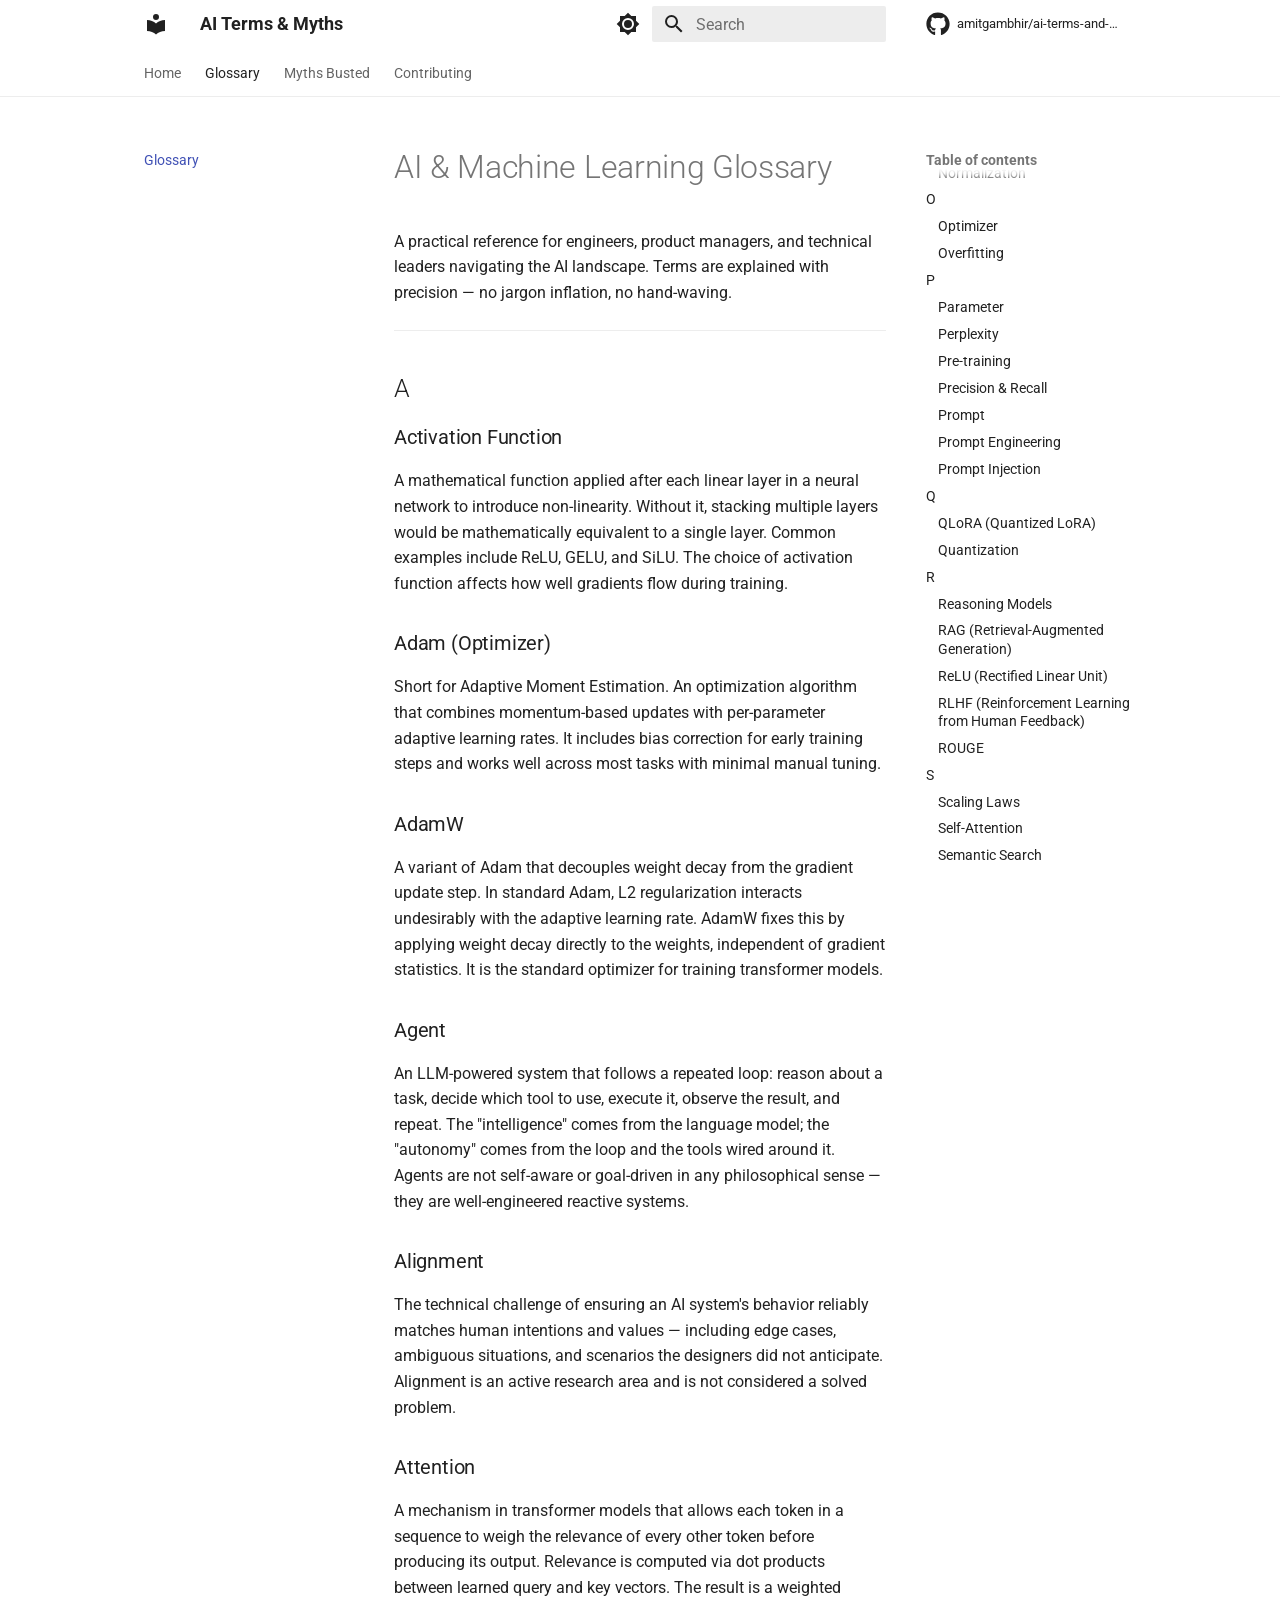
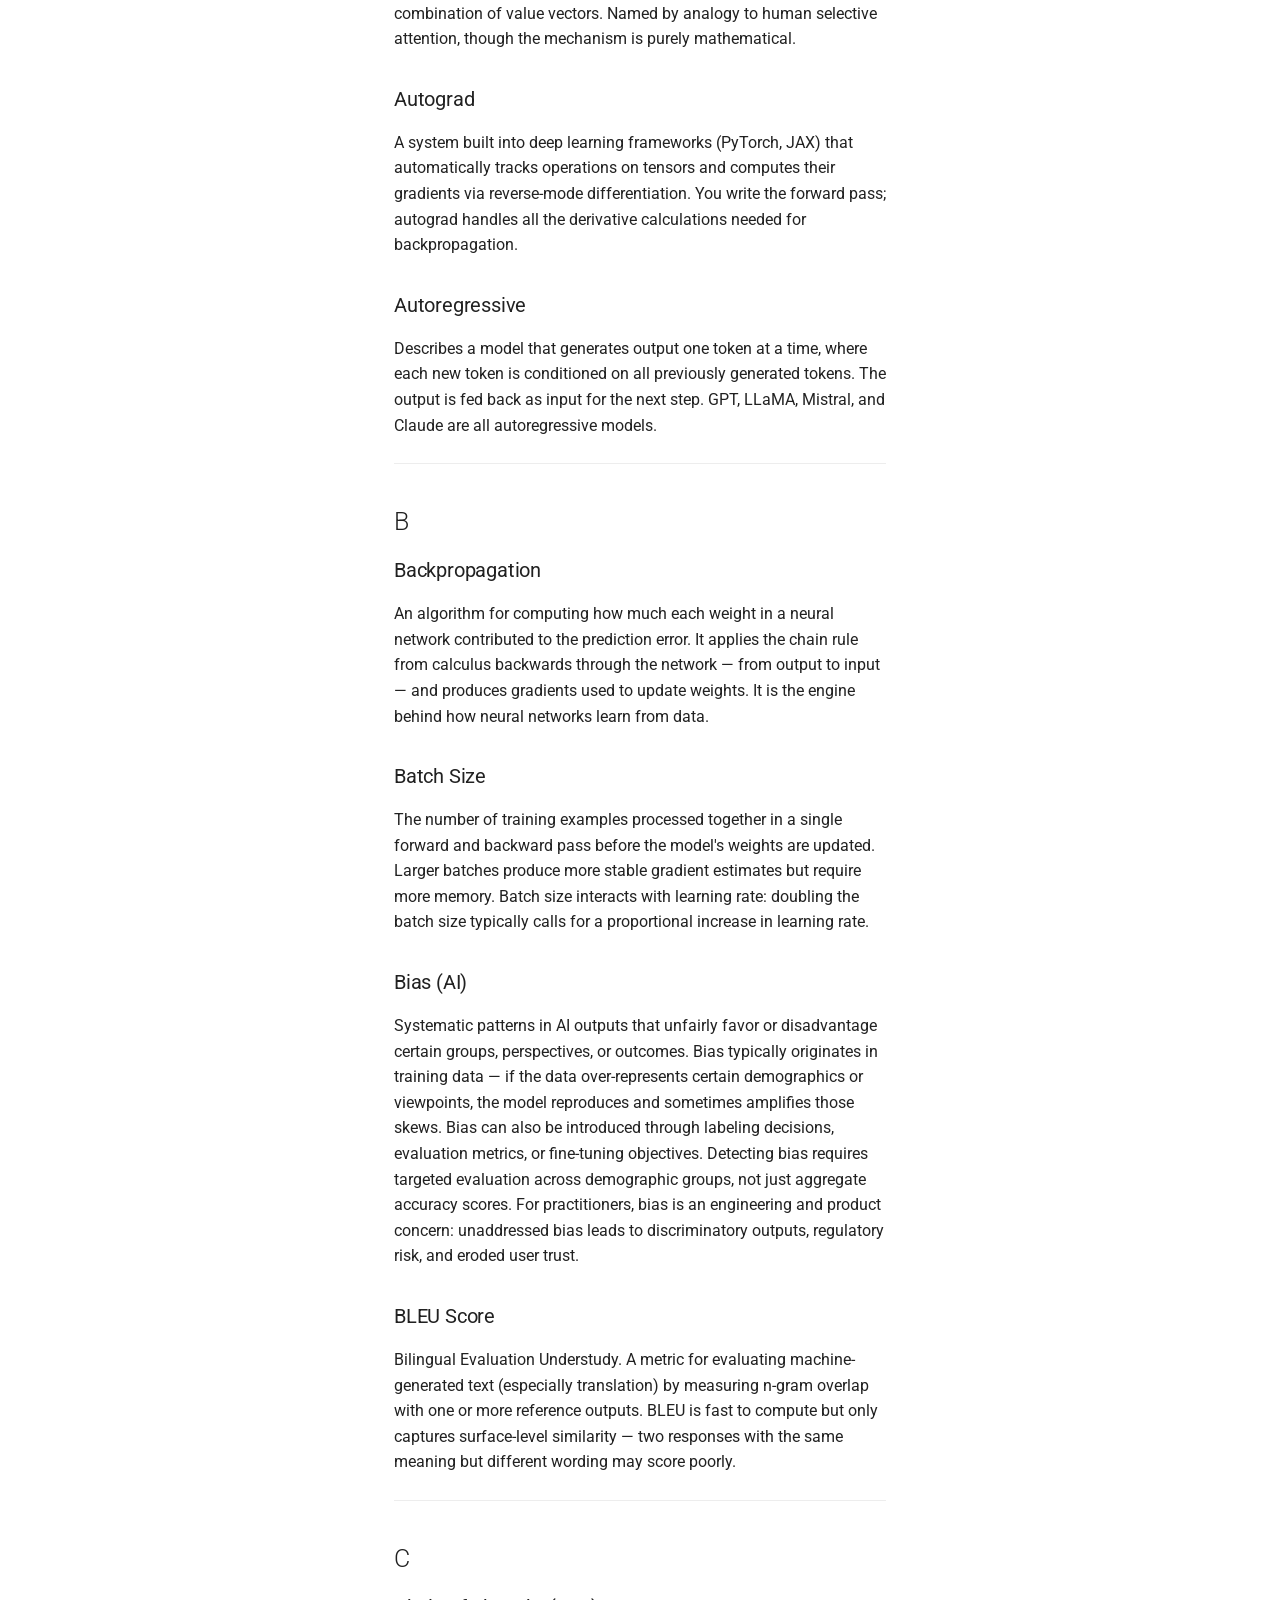
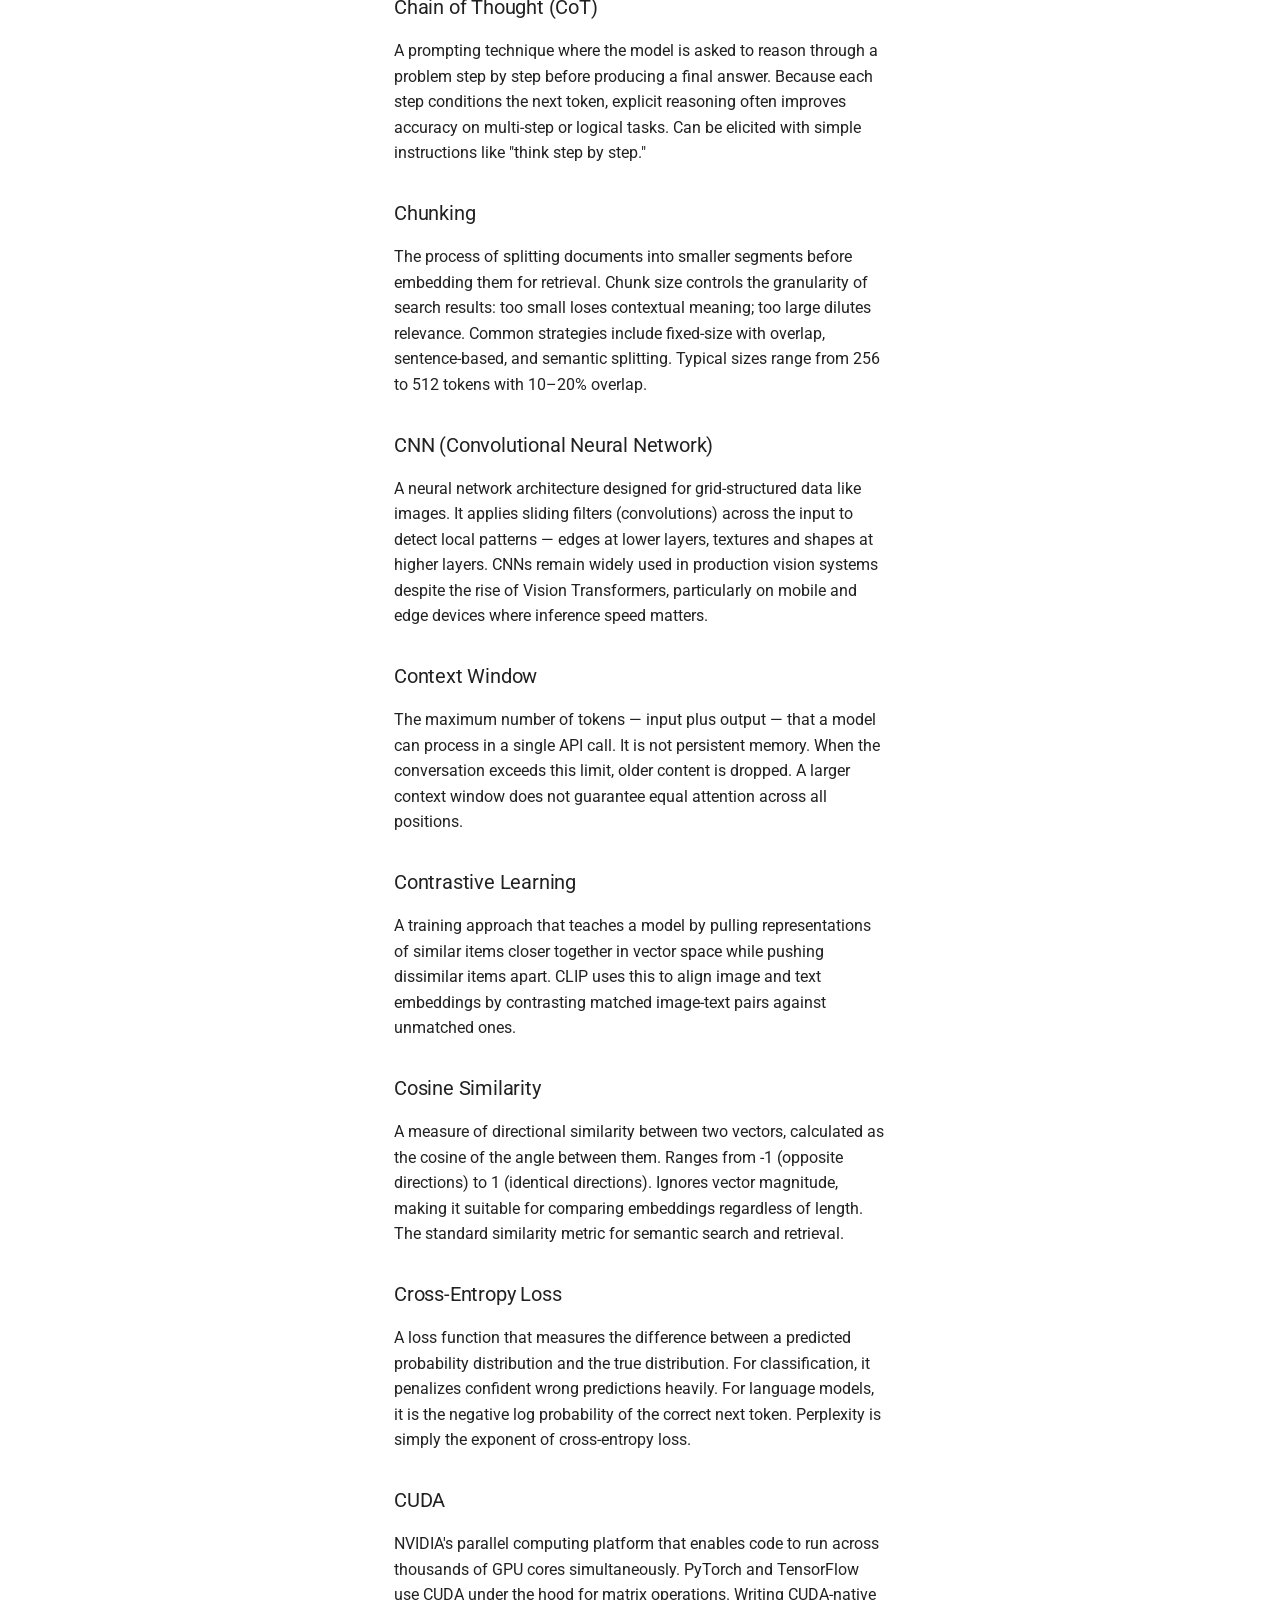
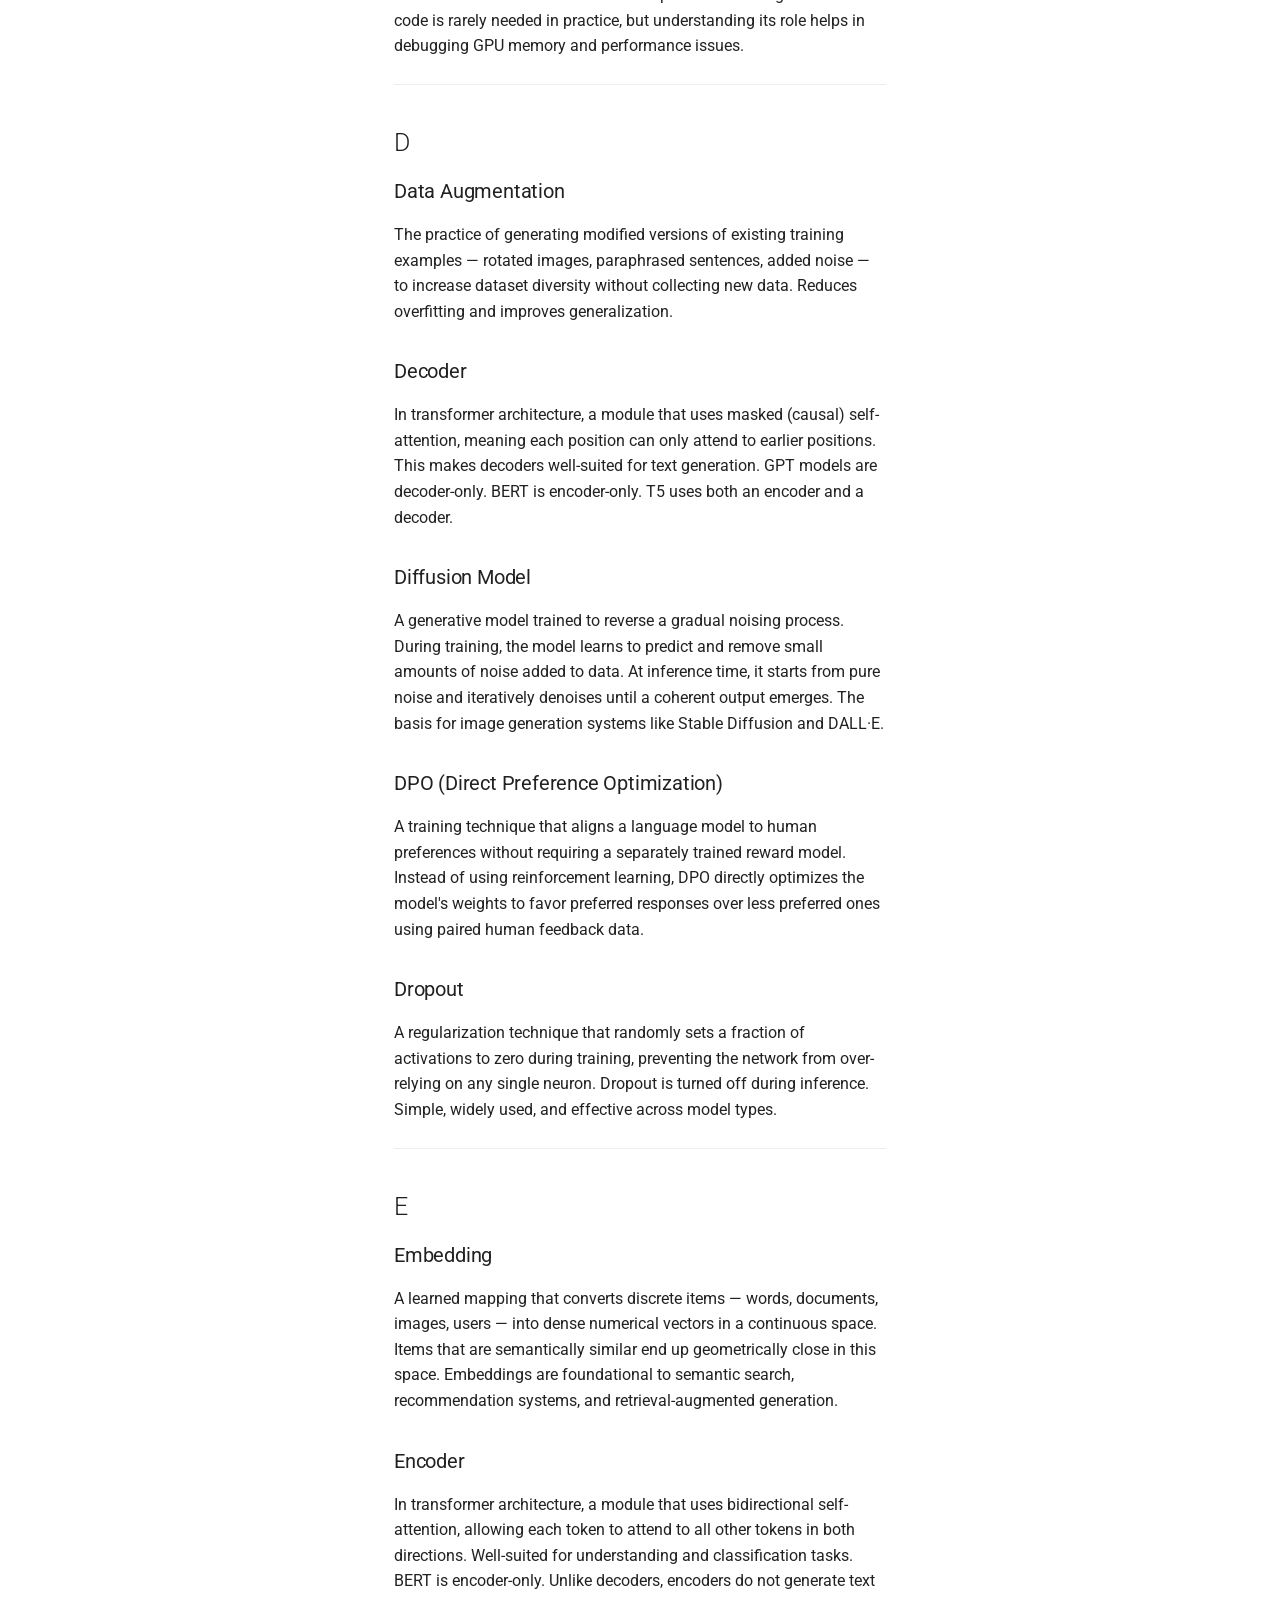
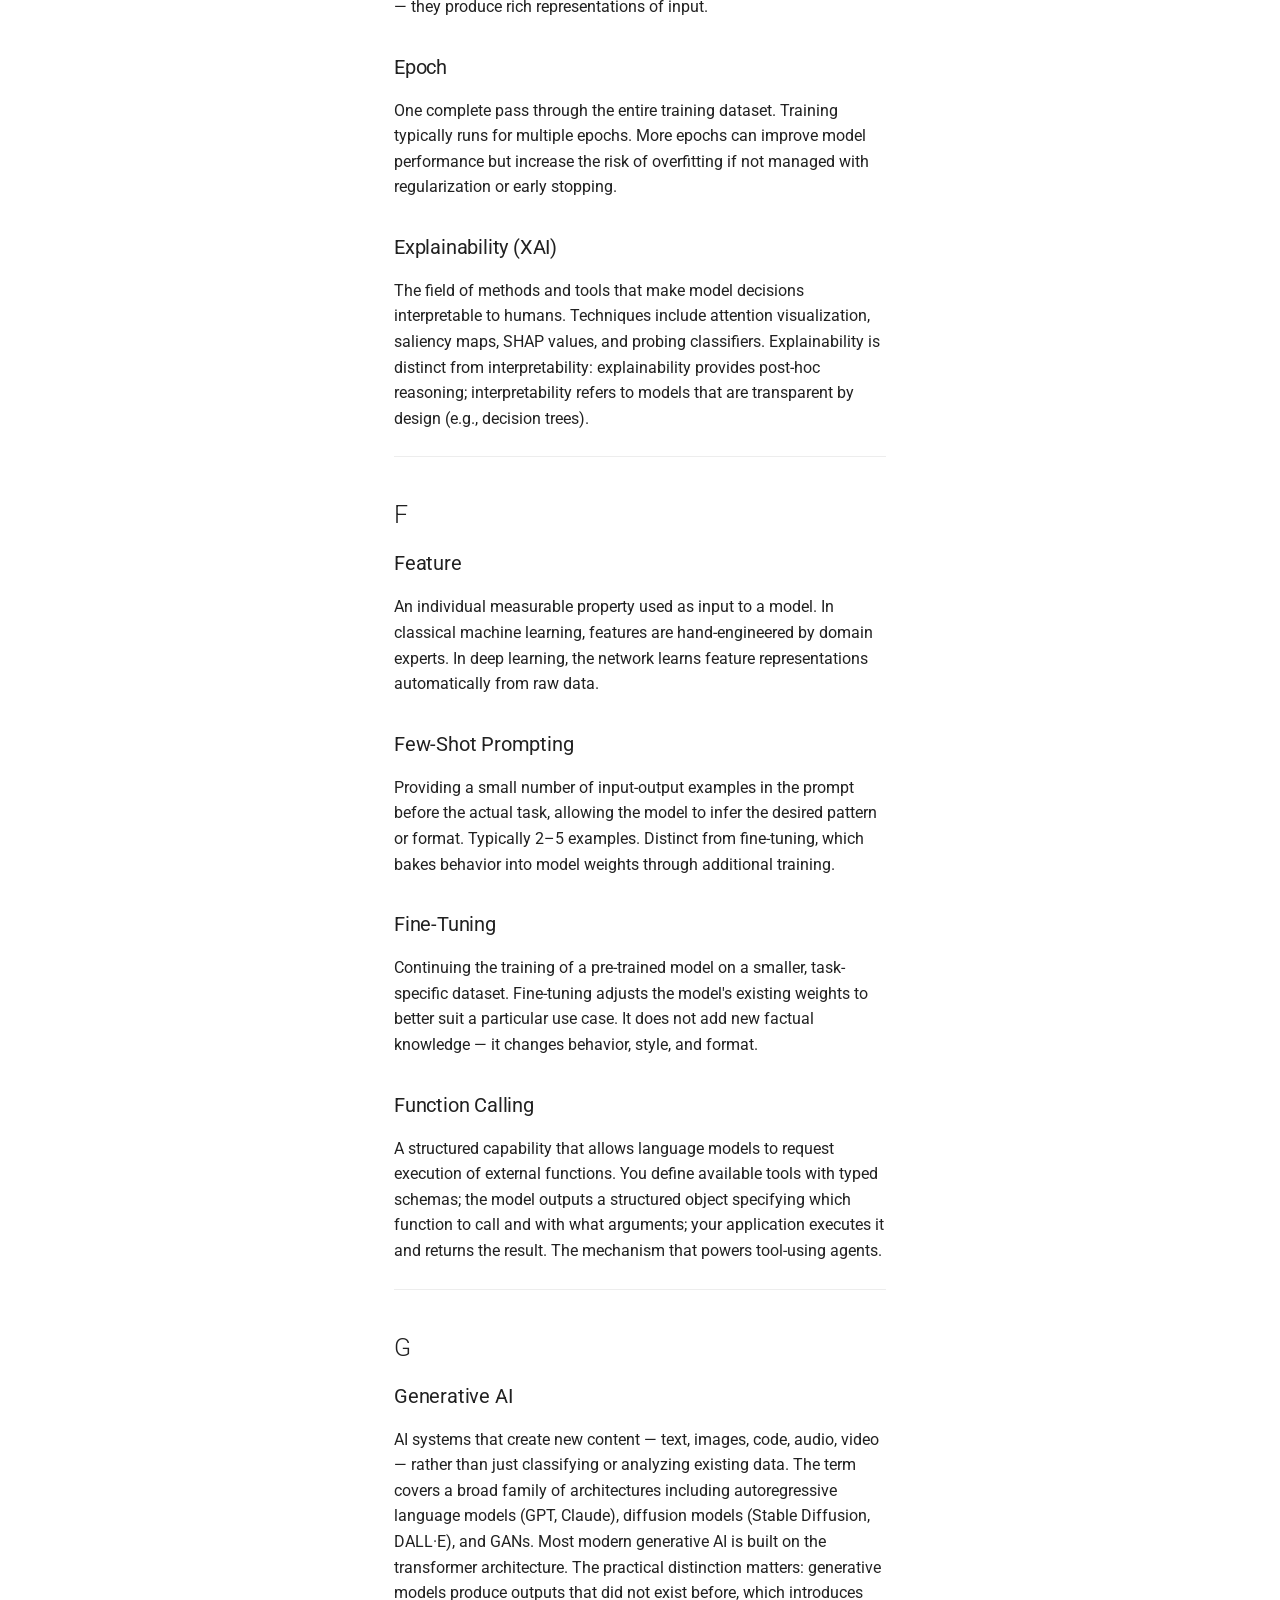
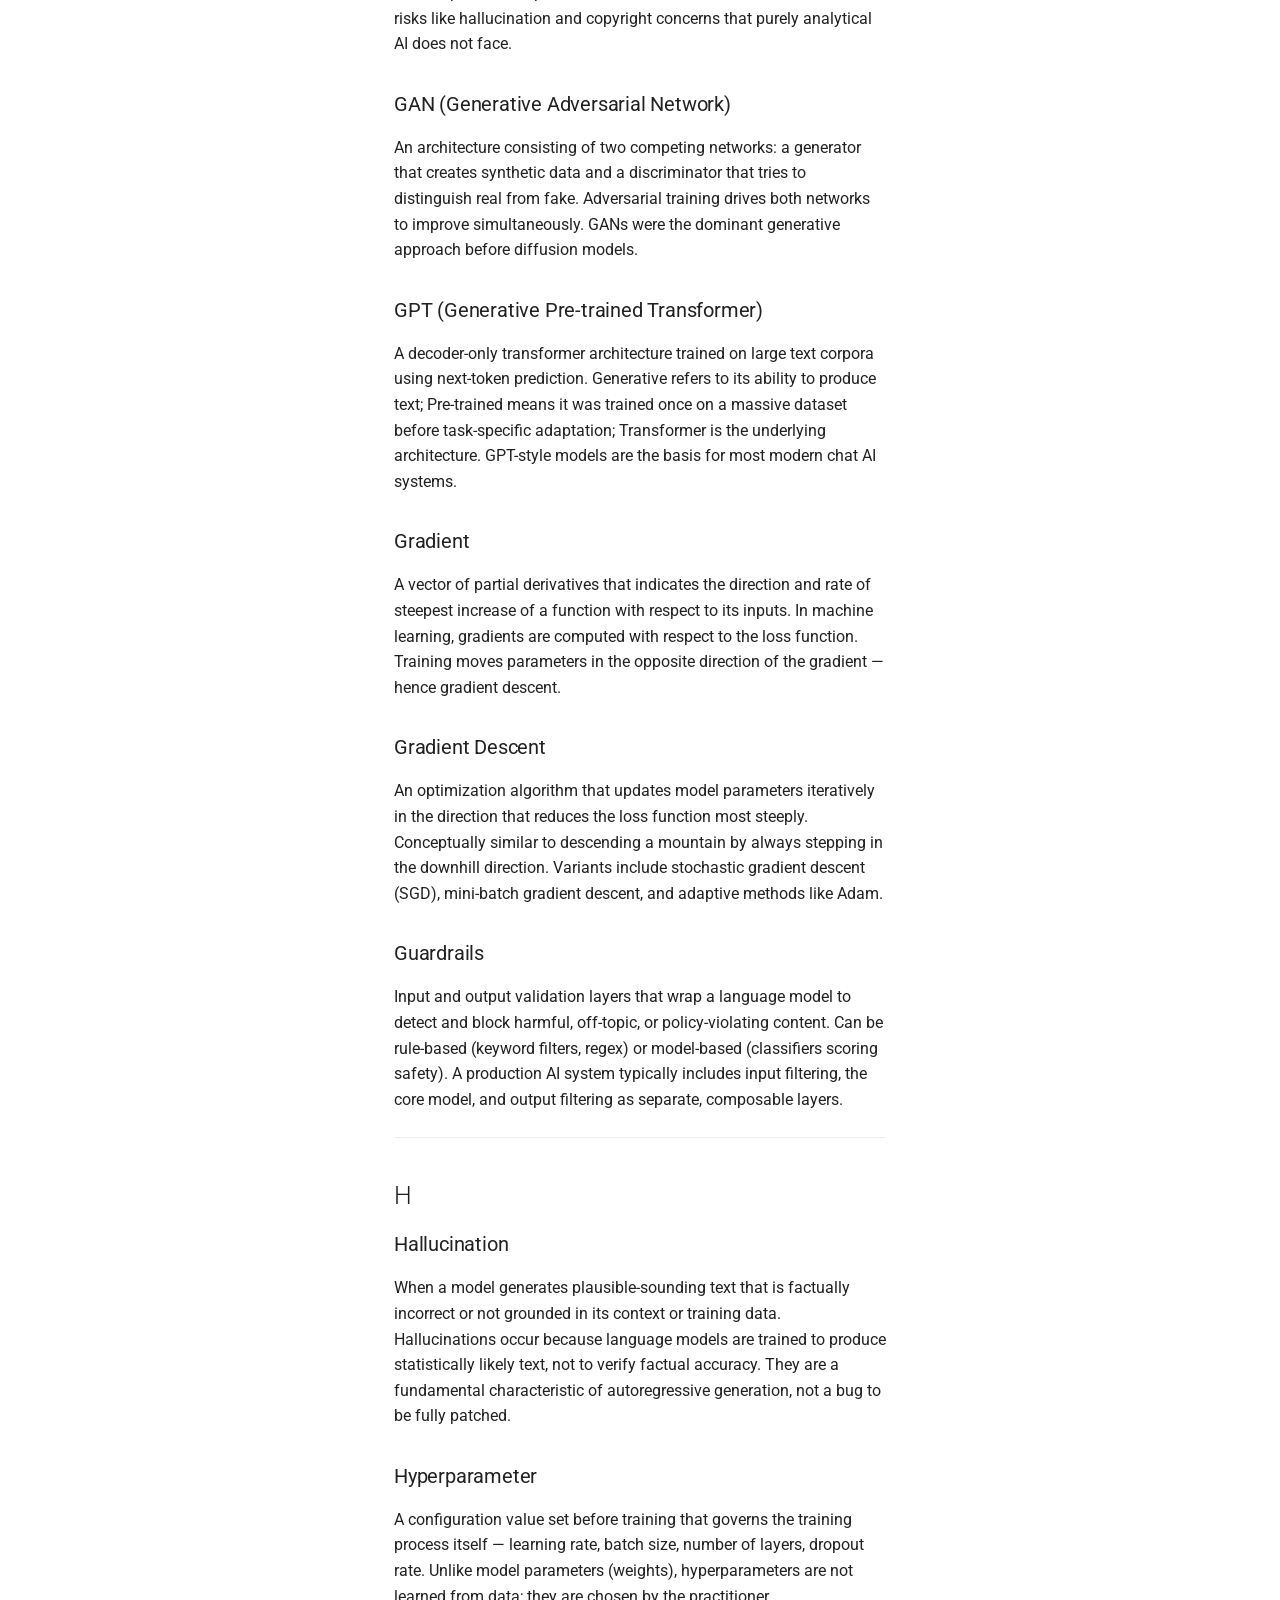
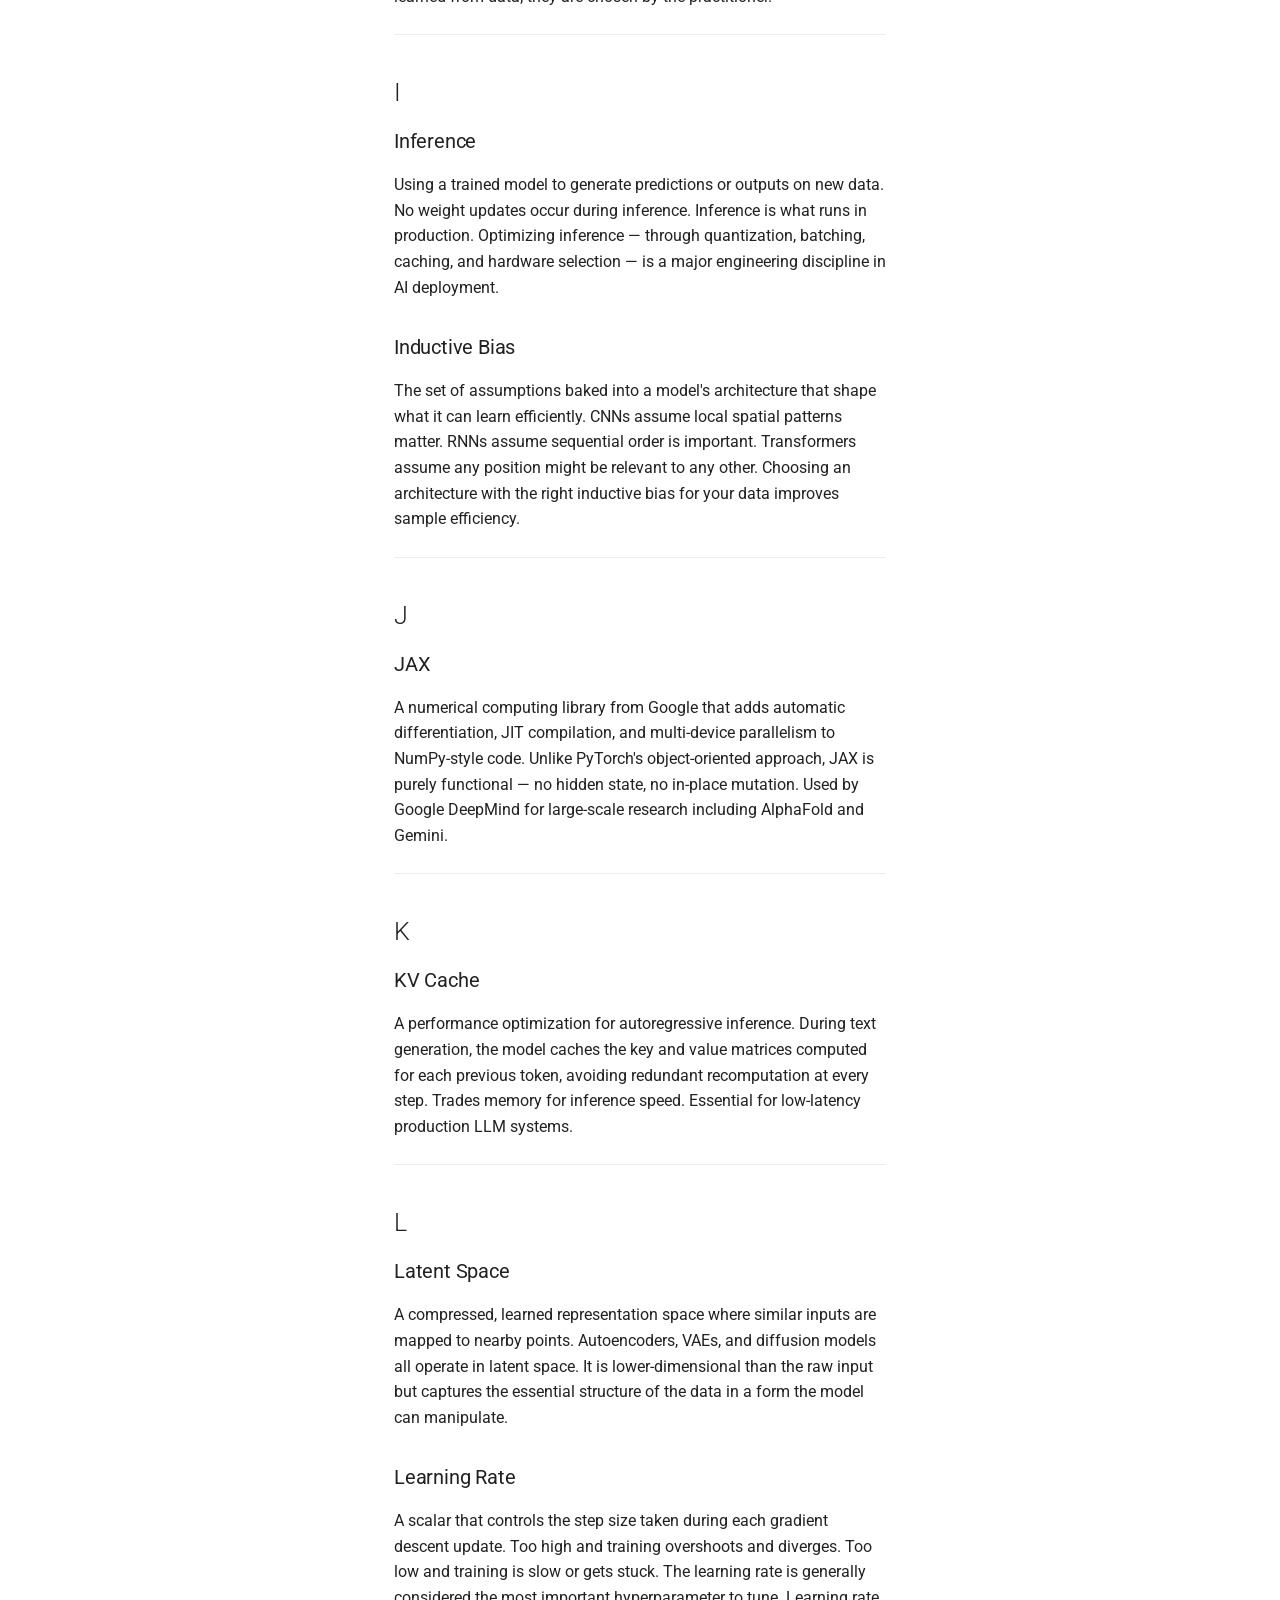
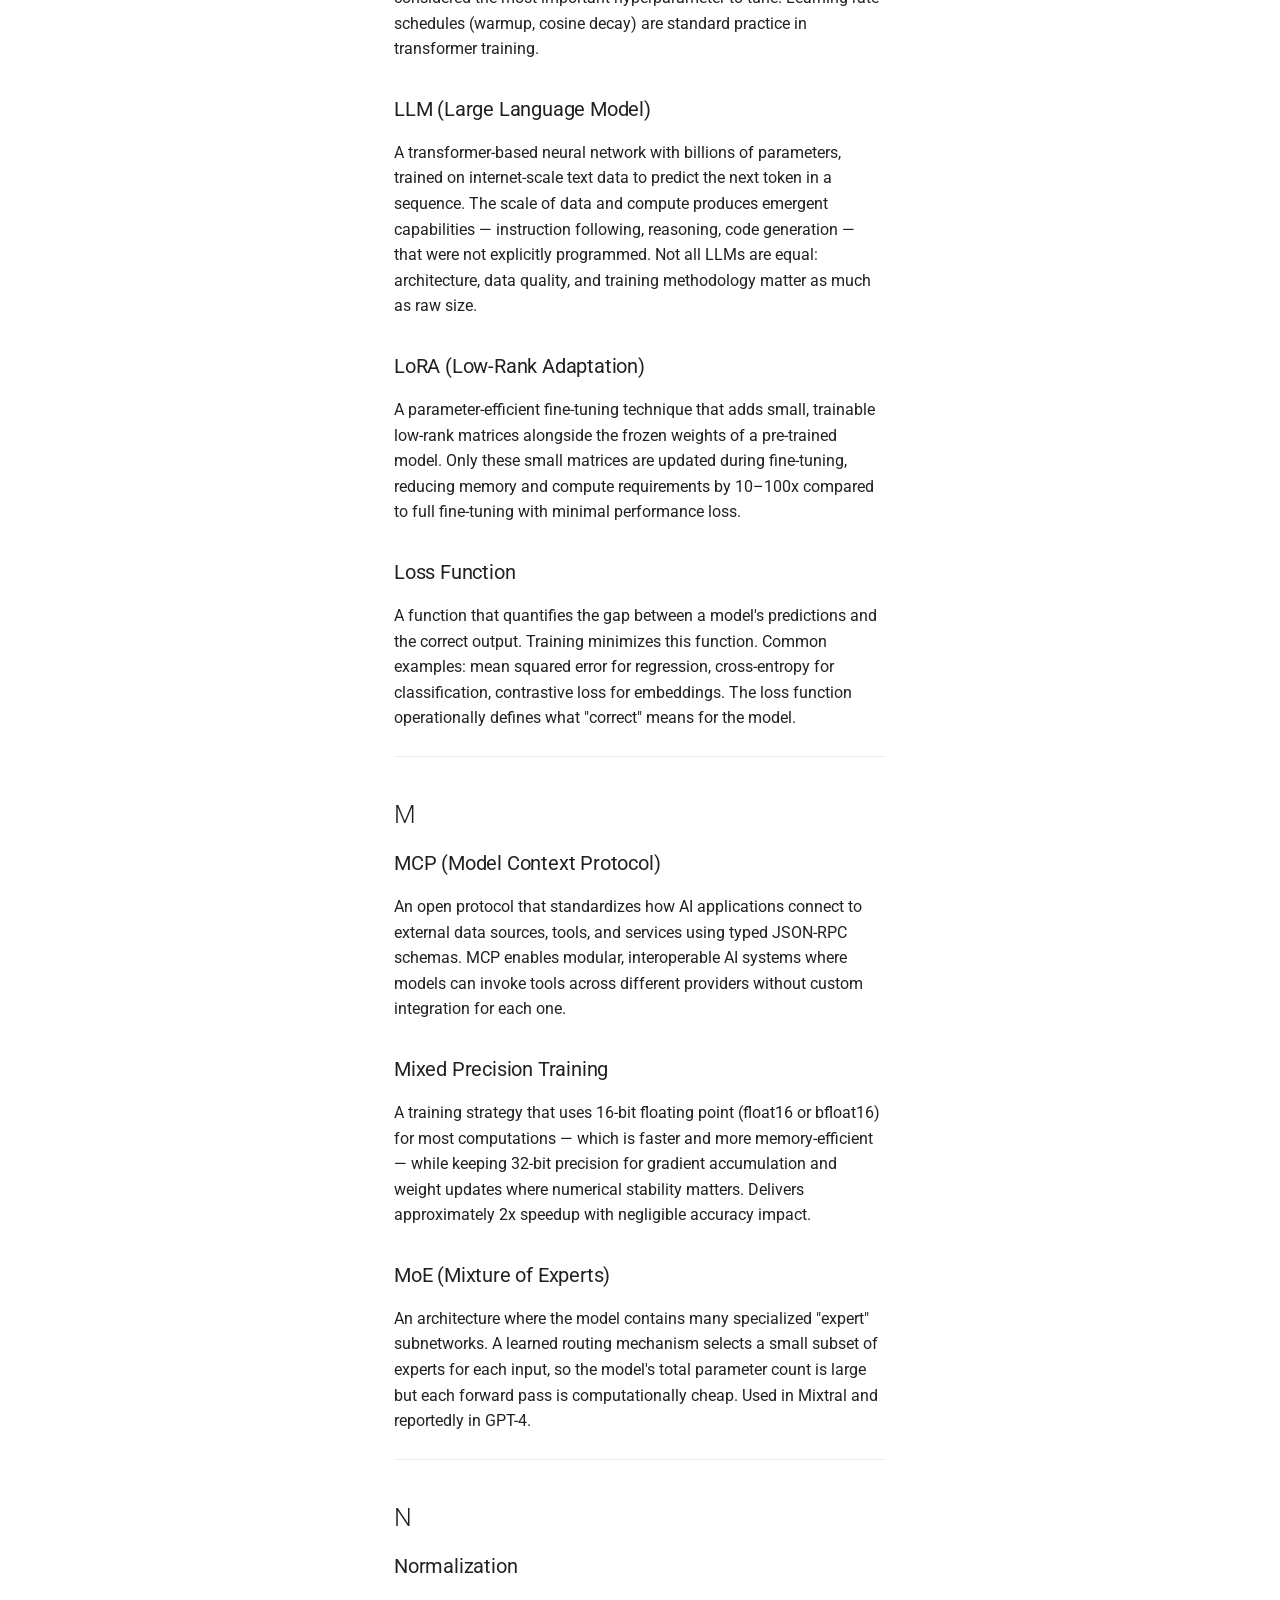
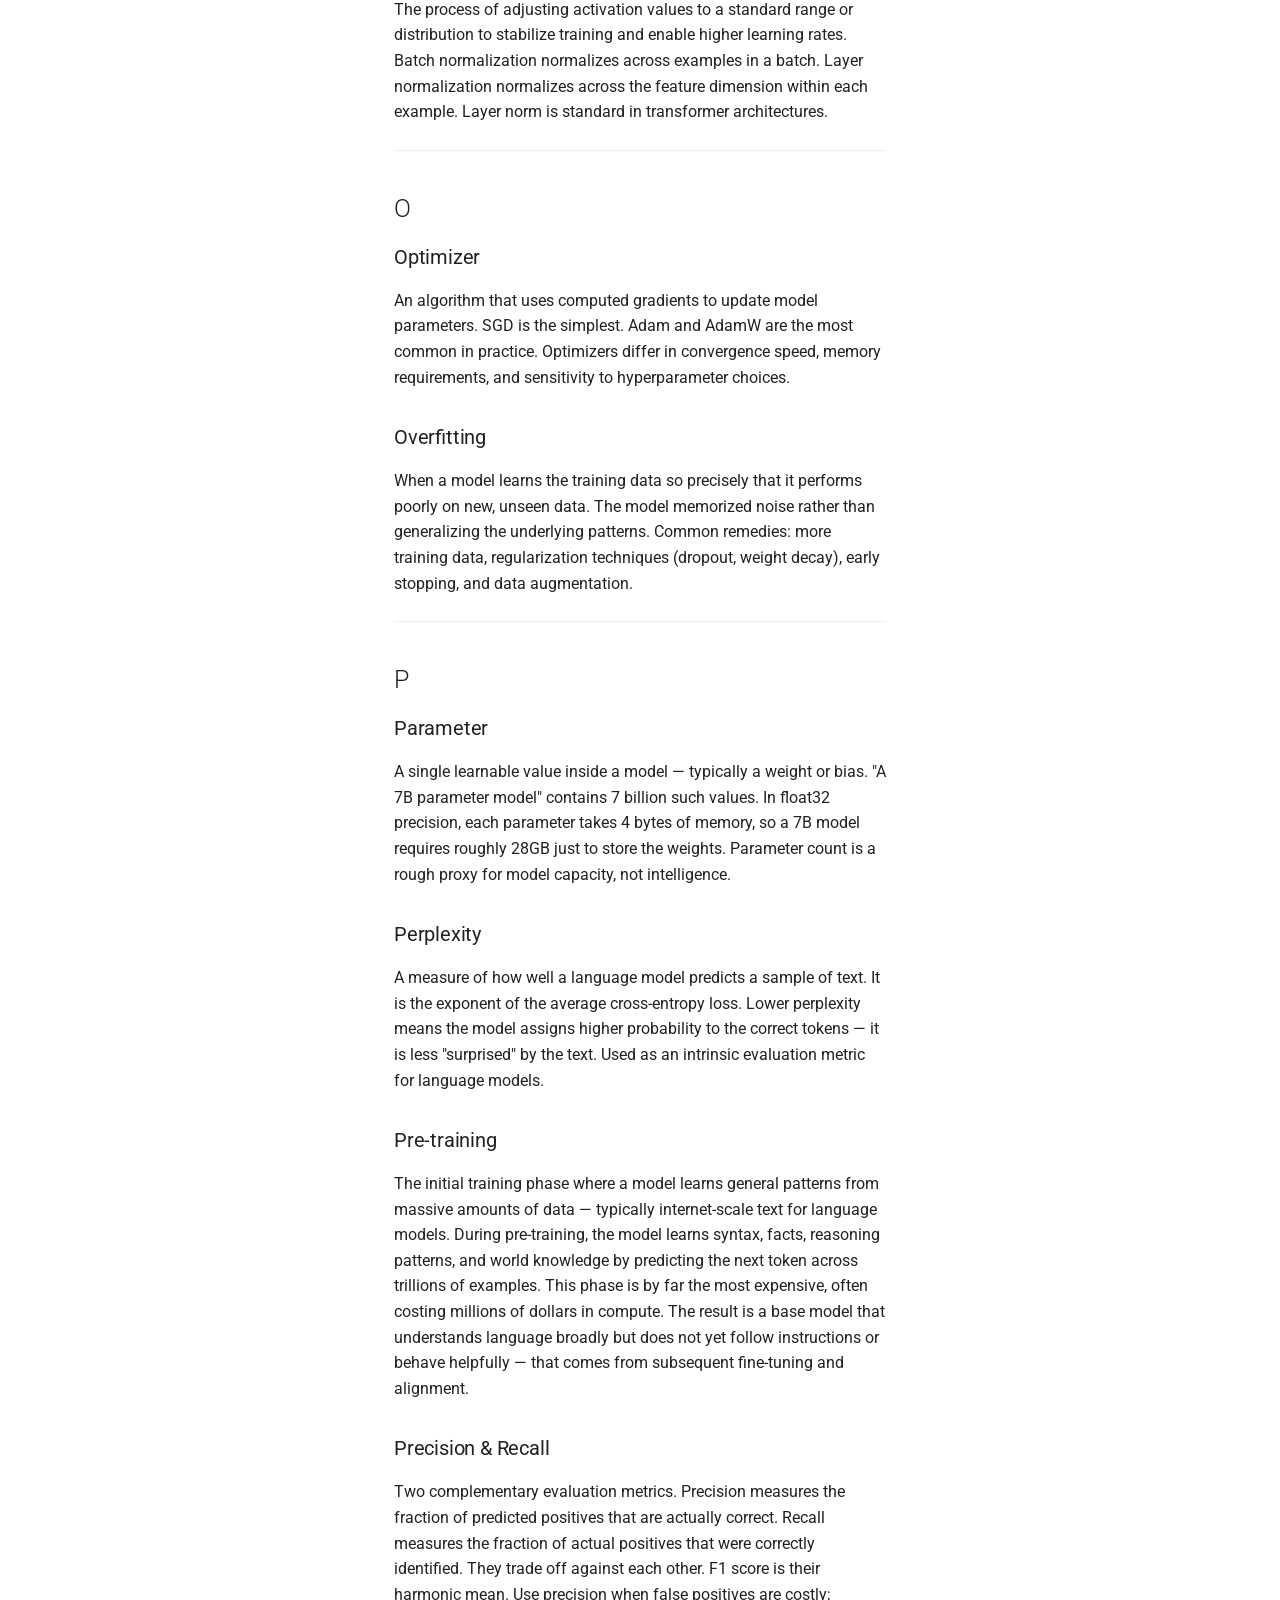
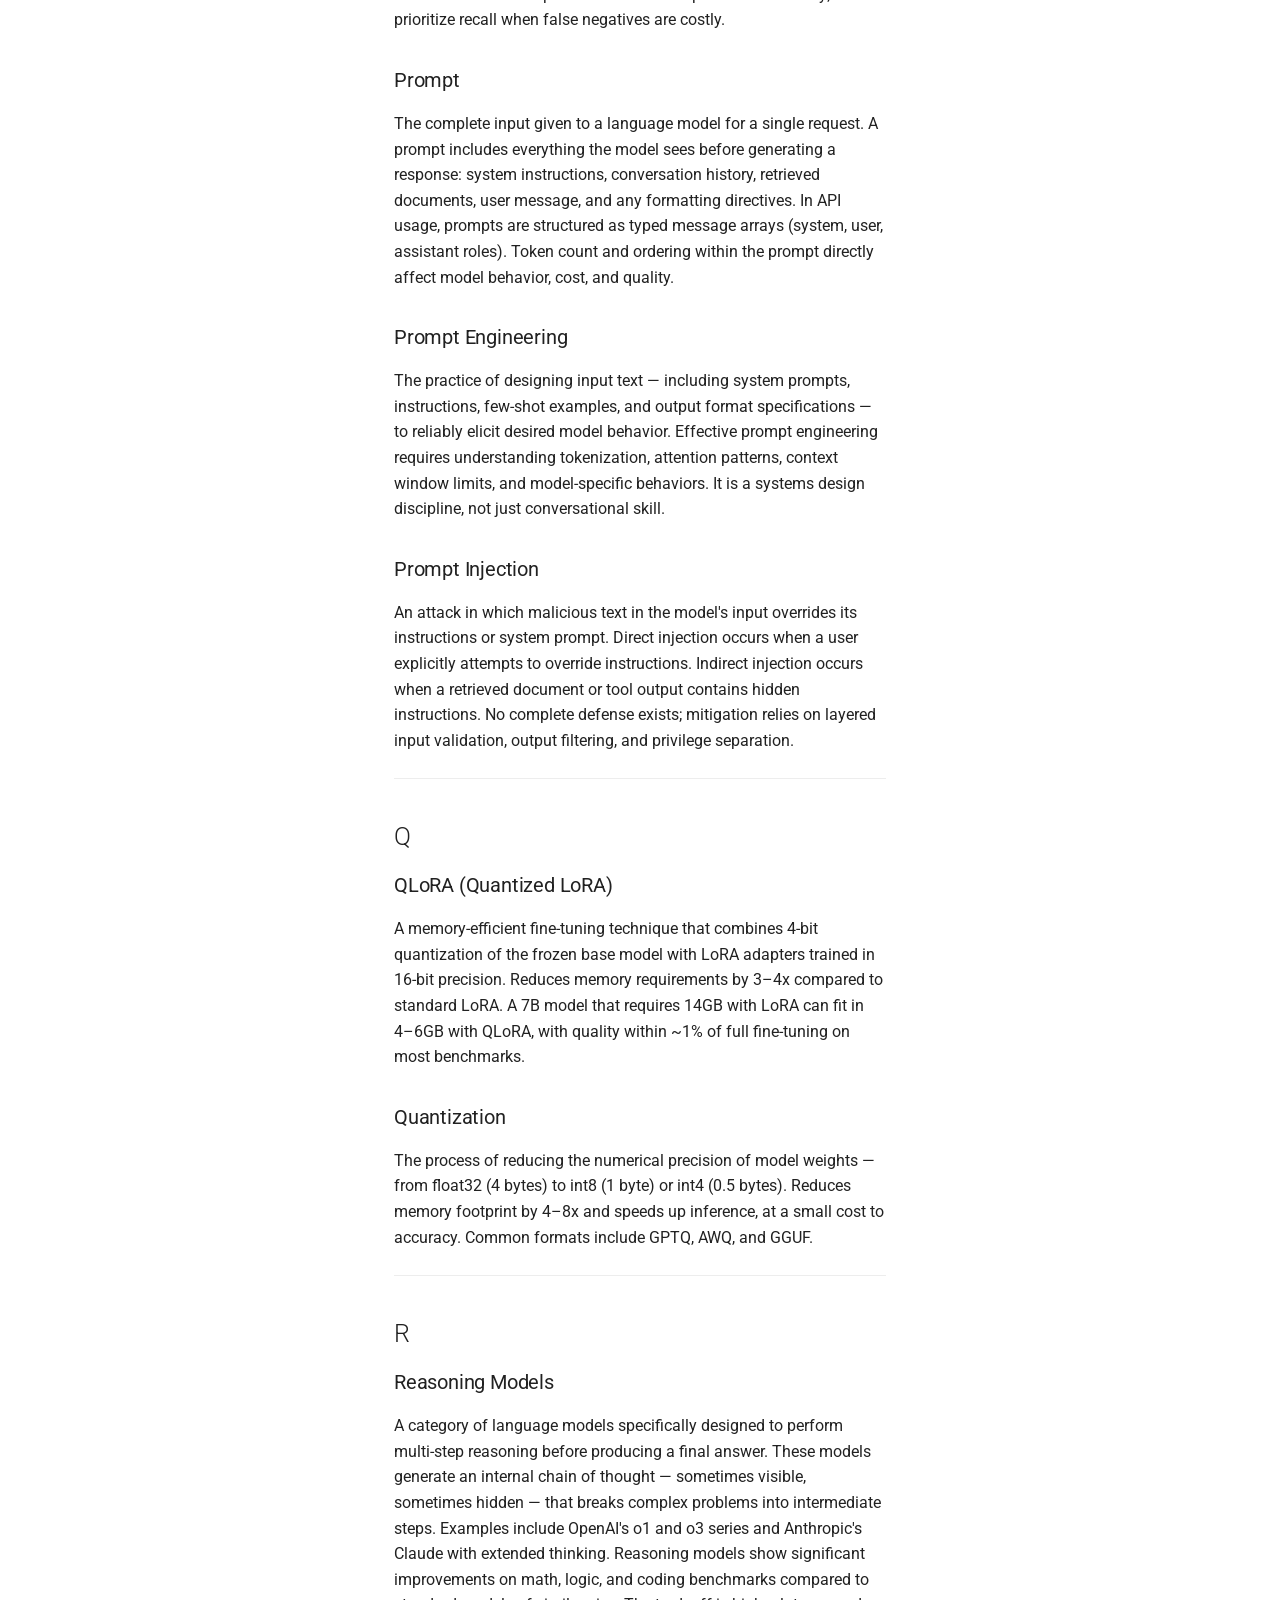
<file: glossary/index.html>
<!doctype html>
<html lang="en" class="no-js">
  <head>
    
      <meta charset="utf-8">
      <meta name="viewport" content="width=device-width,initial-scale=1">
      
        <meta name="description" content="A practitioner's reference for AI/ML terminology and the misconceptions that won't die.">
      
      
      
        <link rel="canonical" href="https://amitgambhir.github.io/ai-terms-and-myths/glossary/">
      
      
        <link rel="prev" href="..">
      
      
        <link rel="next" href="../myths/">
      
      
      <link rel="icon" href="../assets/images/favicon.png">
      <meta name="generator" content="mkdocs-1.6.1, mkdocs-material-9.6.12">
    
    
      
        <title>Glossary - AI Terms & Myths</title>
      
    
    
      <link rel="stylesheet" href="../assets/stylesheets/main.2afb09e1.min.css">
      
        
        <link rel="stylesheet" href="../assets/stylesheets/palette.06af60db.min.css">
      
      


    
    
      
    
    
      
        
        
        <link rel="preconnect" href="https://fonts.gstatic.com" crossorigin>
        <link rel="stylesheet" href="https://fonts.googleapis.com/css?family=Roboto:300,300i,400,400i,700,700i%7CRoboto+Mono:400,400i,700,700i&display=fallback">
        <style>:root{--md-text-font:"Roboto";--md-code-font:"Roboto Mono"}</style>
      
    
    
      <link rel="stylesheet" href="../stylesheets/custom.css">
    
    <script>__md_scope=new URL("..",location),__md_hash=e=>[...e].reduce(((e,_)=>(e<<5)-e+_.charCodeAt(0)),0),__md_get=(e,_=localStorage,t=__md_scope)=>JSON.parse(_.getItem(t.pathname+"."+e)),__md_set=(e,_,t=localStorage,a=__md_scope)=>{try{t.setItem(a.pathname+"."+e,JSON.stringify(_))}catch(e){}}</script>
    
      

    
    
    
  </head>
  
  
    
    
      
    
    
    
    
    <body dir="ltr" data-md-color-scheme="default" data-md-color-primary="white" data-md-color-accent="white">
  
    
    <input class="md-toggle" data-md-toggle="drawer" type="checkbox" id="__drawer" autocomplete="off">
    <input class="md-toggle" data-md-toggle="search" type="checkbox" id="__search" autocomplete="off">
    <label class="md-overlay" for="__drawer"></label>
    <div data-md-component="skip">
      
        
        <a href="#ai-machine-learning-glossary" class="md-skip">
          Skip to content
        </a>
      
    </div>
    <div data-md-component="announce">
      
    </div>
    
    
      

<header class="md-header" data-md-component="header">
  <nav class="md-header__inner md-grid" aria-label="Header">
    <a href=".." title="AI Terms &amp; Myths" class="md-header__button md-logo" aria-label="AI Terms & Myths" data-md-component="logo">
      
  
  <svg xmlns="http://www.w3.org/2000/svg" viewBox="0 0 24 24"><path d="M12 8a3 3 0 0 0 3-3 3 3 0 0 0-3-3 3 3 0 0 0-3 3 3 3 0 0 0 3 3m0 3.54C9.64 9.35 6.5 8 3 8v11c3.5 0 6.64 1.35 9 3.54 2.36-2.19 5.5-3.54 9-3.54V8c-3.5 0-6.64 1.35-9 3.54"/></svg>

    </a>
    <label class="md-header__button md-icon" for="__drawer">
      
      <svg xmlns="http://www.w3.org/2000/svg" viewBox="0 0 24 24"><path d="M3 6h18v2H3zm0 5h18v2H3zm0 5h18v2H3z"/></svg>
    </label>
    <div class="md-header__title" data-md-component="header-title">
      <div class="md-header__ellipsis">
        <div class="md-header__topic">
          <span class="md-ellipsis">
            AI Terms & Myths
          </span>
        </div>
        <div class="md-header__topic" data-md-component="header-topic">
          <span class="md-ellipsis">
            
              Glossary
            
          </span>
        </div>
      </div>
    </div>
    
      
        <form class="md-header__option" data-md-component="palette">
  
    
    
    
    <input class="md-option" data-md-color-media="" data-md-color-scheme="default" data-md-color-primary="white" data-md-color-accent="white"  aria-label="Switch to dark mode"  type="radio" name="__palette" id="__palette_0">
    
      <label class="md-header__button md-icon" title="Switch to dark mode" for="__palette_1" hidden>
        <svg xmlns="http://www.w3.org/2000/svg" viewBox="0 0 24 24"><path d="M12 8a4 4 0 0 0-4 4 4 4 0 0 0 4 4 4 4 0 0 0 4-4 4 4 0 0 0-4-4m0 10a6 6 0 0 1-6-6 6 6 0 0 1 6-6 6 6 0 0 1 6 6 6 6 0 0 1-6 6m8-9.31V4h-4.69L12 .69 8.69 4H4v4.69L.69 12 4 15.31V20h4.69L12 23.31 15.31 20H20v-4.69L23.31 12z"/></svg>
      </label>
    
  
    
    
    
    <input class="md-option" data-md-color-media="" data-md-color-scheme="slate" data-md-color-primary="grey" data-md-color-accent="grey"  aria-label="Switch to light mode"  type="radio" name="__palette" id="__palette_1">
    
      <label class="md-header__button md-icon" title="Switch to light mode" for="__palette_0" hidden>
        <svg xmlns="http://www.w3.org/2000/svg" viewBox="0 0 24 24"><path d="M12 18c-.89 0-1.74-.2-2.5-.55C11.56 16.5 13 14.42 13 12s-1.44-4.5-3.5-5.45C10.26 6.2 11.11 6 12 6a6 6 0 0 1 6 6 6 6 0 0 1-6 6m8-9.31V4h-4.69L12 .69 8.69 4H4v4.69L.69 12 4 15.31V20h4.69L12 23.31 15.31 20H20v-4.69L23.31 12z"/></svg>
      </label>
    
  
</form>
      
    
    
      <script>var palette=__md_get("__palette");if(palette&&palette.color){if("(prefers-color-scheme)"===palette.color.media){var media=matchMedia("(prefers-color-scheme: light)"),input=document.querySelector(media.matches?"[data-md-color-media='(prefers-color-scheme: light)']":"[data-md-color-media='(prefers-color-scheme: dark)']");palette.color.media=input.getAttribute("data-md-color-media"),palette.color.scheme=input.getAttribute("data-md-color-scheme"),palette.color.primary=input.getAttribute("data-md-color-primary"),palette.color.accent=input.getAttribute("data-md-color-accent")}for(var[key,value]of Object.entries(palette.color))document.body.setAttribute("data-md-color-"+key,value)}</script>
    
    
    
      
      
        <label class="md-header__button md-icon" for="__search">
          
          <svg xmlns="http://www.w3.org/2000/svg" viewBox="0 0 24 24"><path d="M9.5 3A6.5 6.5 0 0 1 16 9.5c0 1.61-.59 3.09-1.56 4.23l.27.27h.79l5 5-1.5 1.5-5-5v-.79l-.27-.27A6.52 6.52 0 0 1 9.5 16 6.5 6.5 0 0 1 3 9.5 6.5 6.5 0 0 1 9.5 3m0 2C7 5 5 7 5 9.5S7 14 9.5 14 14 12 14 9.5 12 5 9.5 5"/></svg>
        </label>
        <div class="md-search" data-md-component="search" role="dialog">
  <label class="md-search__overlay" for="__search"></label>
  <div class="md-search__inner" role="search">
    <form class="md-search__form" name="search">
      <input type="text" class="md-search__input" name="query" aria-label="Search" placeholder="Search" autocapitalize="off" autocorrect="off" autocomplete="off" spellcheck="false" data-md-component="search-query" required>
      <label class="md-search__icon md-icon" for="__search">
        
        <svg xmlns="http://www.w3.org/2000/svg" viewBox="0 0 24 24"><path d="M9.5 3A6.5 6.5 0 0 1 16 9.5c0 1.61-.59 3.09-1.56 4.23l.27.27h.79l5 5-1.5 1.5-5-5v-.79l-.27-.27A6.52 6.52 0 0 1 9.5 16 6.5 6.5 0 0 1 3 9.5 6.5 6.5 0 0 1 9.5 3m0 2C7 5 5 7 5 9.5S7 14 9.5 14 14 12 14 9.5 12 5 9.5 5"/></svg>
        
        <svg xmlns="http://www.w3.org/2000/svg" viewBox="0 0 24 24"><path d="M20 11v2H8l5.5 5.5-1.42 1.42L4.16 12l7.92-7.92L13.5 5.5 8 11z"/></svg>
      </label>
      <nav class="md-search__options" aria-label="Search">
        
        <button type="reset" class="md-search__icon md-icon" title="Clear" aria-label="Clear" tabindex="-1">
          
          <svg xmlns="http://www.w3.org/2000/svg" viewBox="0 0 24 24"><path d="M19 6.41 17.59 5 12 10.59 6.41 5 5 6.41 10.59 12 5 17.59 6.41 19 12 13.41 17.59 19 19 17.59 13.41 12z"/></svg>
        </button>
      </nav>
      
        <div class="md-search__suggest" data-md-component="search-suggest"></div>
      
    </form>
    <div class="md-search__output">
      <div class="md-search__scrollwrap" tabindex="0" data-md-scrollfix>
        <div class="md-search-result" data-md-component="search-result">
          <div class="md-search-result__meta">
            Initializing search
          </div>
          <ol class="md-search-result__list" role="presentation"></ol>
        </div>
      </div>
    </div>
  </div>
</div>
      
    
    
      <div class="md-header__source">
        <a href="https://github.com/amitgambhir/ai-terms-and-myths" title="Go to repository" class="md-source" data-md-component="source">
  <div class="md-source__icon md-icon">
    
    <svg xmlns="http://www.w3.org/2000/svg" viewBox="0 0 496 512"><!--! Font Awesome Free 6.7.2 by @fontawesome - https://fontawesome.com License - https://fontawesome.com/license/free (Icons: CC BY 4.0, Fonts: SIL OFL 1.1, Code: MIT License) Copyright 2024 Fonticons, Inc.--><path d="M165.9 397.4c0 2-2.3 3.6-5.2 3.6-3.3.3-5.6-1.3-5.6-3.6 0-2 2.3-3.6 5.2-3.6 3-.3 5.6 1.3 5.6 3.6m-31.1-4.5c-.7 2 1.3 4.3 4.3 4.9 2.6 1 5.6 0 6.2-2s-1.3-4.3-4.3-5.2c-2.6-.7-5.5.3-6.2 2.3m44.2-1.7c-2.9.7-4.9 2.6-4.6 4.9.3 2 2.9 3.3 5.9 2.6 2.9-.7 4.9-2.6 4.6-4.6-.3-1.9-3-3.2-5.9-2.9M244.8 8C106.1 8 0 113.3 0 252c0 110.9 69.8 205.8 169.5 239.2 12.8 2.3 17.3-5.6 17.3-12.1 0-6.2-.3-40.4-.3-61.4 0 0-70 15-84.7-29.8 0 0-11.4-29.1-27.8-36.6 0 0-22.9-15.7 1.6-15.4 0 0 24.9 2 38.6 25.8 21.9 38.6 58.6 27.5 72.9 20.9 2.3-16 8.8-27.1 16-33.7-55.9-6.2-112.3-14.3-112.3-110.5 0-27.5 7.6-41.3 23.6-58.9-2.6-6.5-11.1-33.3 2.6-67.9 20.9-6.5 69 27 69 27 20-5.6 41.5-8.5 62.8-8.5s42.8 2.9 62.8 8.5c0 0 48.1-33.6 69-27 13.7 34.7 5.2 61.4 2.6 67.9 16 17.7 25.8 31.5 25.8 58.9 0 96.5-58.9 104.2-114.8 110.5 9.2 7.9 17 22.9 17 46.4 0 33.7-.3 75.4-.3 83.6 0 6.5 4.6 14.4 17.3 12.1C428.2 457.8 496 362.9 496 252 496 113.3 383.5 8 244.8 8M97.2 352.9c-1.3 1-1 3.3.7 5.2 1.6 1.6 3.9 2.3 5.2 1 1.3-1 1-3.3-.7-5.2-1.6-1.6-3.9-2.3-5.2-1m-10.8-8.1c-.7 1.3.3 2.9 2.3 3.9 1.6 1 3.6.7 4.3-.7.7-1.3-.3-2.9-2.3-3.9-2-.6-3.6-.3-4.3.7m32.4 35.6c-1.6 1.3-1 4.3 1.3 6.2 2.3 2.3 5.2 2.6 6.5 1 1.3-1.3.7-4.3-1.3-6.2-2.2-2.3-5.2-2.6-6.5-1m-11.4-14.7c-1.6 1-1.6 3.6 0 5.9s4.3 3.3 5.6 2.3c1.6-1.3 1.6-3.9 0-6.2-1.4-2.3-4-3.3-5.6-2"/></svg>
  </div>
  <div class="md-source__repository">
    amitgambhir/ai-terms-and-myths
  </div>
</a>
      </div>
    
  </nav>
  
</header>
    
    <div class="md-container" data-md-component="container">
      
      
        
          
            
<nav class="md-tabs" aria-label="Tabs" data-md-component="tabs">
  <div class="md-grid">
    <ul class="md-tabs__list">
      
        
  
  
  
  
    <li class="md-tabs__item">
      <a href=".." class="md-tabs__link">
        
  
  
    
  
  Home

      </a>
    </li>
  

      
        
  
  
  
    
  
  
    <li class="md-tabs__item md-tabs__item--active">
      <a href="./" class="md-tabs__link">
        
  
  
    
  
  Glossary

      </a>
    </li>
  

      
        
  
  
  
  
    <li class="md-tabs__item">
      <a href="../myths/" class="md-tabs__link">
        
  
  
    
  
  Myths Busted

      </a>
    </li>
  

      
        
  
  
  
  
    <li class="md-tabs__item">
      <a href="../contributing/" class="md-tabs__link">
        
  
  
    
  
  Contributing

      </a>
    </li>
  

      
    </ul>
  </div>
</nav>
          
        
      
      <main class="md-main" data-md-component="main">
        <div class="md-main__inner md-grid">
          
            
              
              <div class="md-sidebar md-sidebar--primary" data-md-component="sidebar" data-md-type="navigation" >
                <div class="md-sidebar__scrollwrap">
                  <div class="md-sidebar__inner">
                    


  


<nav class="md-nav md-nav--primary md-nav--lifted" aria-label="Navigation" data-md-level="0">
  <label class="md-nav__title" for="__drawer">
    <a href=".." title="AI Terms &amp; Myths" class="md-nav__button md-logo" aria-label="AI Terms & Myths" data-md-component="logo">
      
  
  <svg xmlns="http://www.w3.org/2000/svg" viewBox="0 0 24 24"><path d="M12 8a3 3 0 0 0 3-3 3 3 0 0 0-3-3 3 3 0 0 0-3 3 3 3 0 0 0 3 3m0 3.54C9.64 9.35 6.5 8 3 8v11c3.5 0 6.64 1.35 9 3.54 2.36-2.19 5.5-3.54 9-3.54V8c-3.5 0-6.64 1.35-9 3.54"/></svg>

    </a>
    AI Terms & Myths
  </label>
  
    <div class="md-nav__source">
      <a href="https://github.com/amitgambhir/ai-terms-and-myths" title="Go to repository" class="md-source" data-md-component="source">
  <div class="md-source__icon md-icon">
    
    <svg xmlns="http://www.w3.org/2000/svg" viewBox="0 0 496 512"><!--! Font Awesome Free 6.7.2 by @fontawesome - https://fontawesome.com License - https://fontawesome.com/license/free (Icons: CC BY 4.0, Fonts: SIL OFL 1.1, Code: MIT License) Copyright 2024 Fonticons, Inc.--><path d="M165.9 397.4c0 2-2.3 3.6-5.2 3.6-3.3.3-5.6-1.3-5.6-3.6 0-2 2.3-3.6 5.2-3.6 3-.3 5.6 1.3 5.6 3.6m-31.1-4.5c-.7 2 1.3 4.3 4.3 4.9 2.6 1 5.6 0 6.2-2s-1.3-4.3-4.3-5.2c-2.6-.7-5.5.3-6.2 2.3m44.2-1.7c-2.9.7-4.9 2.6-4.6 4.9.3 2 2.9 3.3 5.9 2.6 2.9-.7 4.9-2.6 4.6-4.6-.3-1.9-3-3.2-5.9-2.9M244.8 8C106.1 8 0 113.3 0 252c0 110.9 69.8 205.8 169.5 239.2 12.8 2.3 17.3-5.6 17.3-12.1 0-6.2-.3-40.4-.3-61.4 0 0-70 15-84.7-29.8 0 0-11.4-29.1-27.8-36.6 0 0-22.9-15.7 1.6-15.4 0 0 24.9 2 38.6 25.8 21.9 38.6 58.6 27.5 72.9 20.9 2.3-16 8.8-27.1 16-33.7-55.9-6.2-112.3-14.3-112.3-110.5 0-27.5 7.6-41.3 23.6-58.9-2.6-6.5-11.1-33.3 2.6-67.9 20.9-6.5 69 27 69 27 20-5.6 41.5-8.5 62.8-8.5s42.8 2.9 62.8 8.5c0 0 48.1-33.6 69-27 13.7 34.7 5.2 61.4 2.6 67.9 16 17.7 25.8 31.5 25.8 58.9 0 96.5-58.9 104.2-114.8 110.5 9.2 7.9 17 22.9 17 46.4 0 33.7-.3 75.4-.3 83.6 0 6.5 4.6 14.4 17.3 12.1C428.2 457.8 496 362.9 496 252 496 113.3 383.5 8 244.8 8M97.2 352.9c-1.3 1-1 3.3.7 5.2 1.6 1.6 3.9 2.3 5.2 1 1.3-1 1-3.3-.7-5.2-1.6-1.6-3.9-2.3-5.2-1m-10.8-8.1c-.7 1.3.3 2.9 2.3 3.9 1.6 1 3.6.7 4.3-.7.7-1.3-.3-2.9-2.3-3.9-2-.6-3.6-.3-4.3.7m32.4 35.6c-1.6 1.3-1 4.3 1.3 6.2 2.3 2.3 5.2 2.6 6.5 1 1.3-1.3.7-4.3-1.3-6.2-2.2-2.3-5.2-2.6-6.5-1m-11.4-14.7c-1.6 1-1.6 3.6 0 5.9s4.3 3.3 5.6 2.3c1.6-1.3 1.6-3.9 0-6.2-1.4-2.3-4-3.3-5.6-2"/></svg>
  </div>
  <div class="md-source__repository">
    amitgambhir/ai-terms-and-myths
  </div>
</a>
    </div>
  
  <ul class="md-nav__list" data-md-scrollfix>
    
      
      
  
  
  
  
    <li class="md-nav__item">
      <a href=".." class="md-nav__link">
        
  
  
  <span class="md-ellipsis">
    Home
    
  </span>
  

      </a>
    </li>
  

    
      
      
  
  
    
  
  
  
    <li class="md-nav__item md-nav__item--active">
      
      <input class="md-nav__toggle md-toggle" type="checkbox" id="__toc">
      
      
        
      
      
        <label class="md-nav__link md-nav__link--active" for="__toc">
          
  
  
  <span class="md-ellipsis">
    Glossary
    
  </span>
  

          <span class="md-nav__icon md-icon"></span>
        </label>
      
      <a href="./" class="md-nav__link md-nav__link--active">
        
  
  
  <span class="md-ellipsis">
    Glossary
    
  </span>
  

      </a>
      
        

<nav class="md-nav md-nav--secondary" aria-label="Table of contents">
  
  
  
    
  
  
    <label class="md-nav__title" for="__toc">
      <span class="md-nav__icon md-icon"></span>
      Table of contents
    </label>
    <ul class="md-nav__list" data-md-component="toc" data-md-scrollfix>
      
        <li class="md-nav__item">
  <a href="#a" class="md-nav__link">
    <span class="md-ellipsis">
      A
    </span>
  </a>
  
    <nav class="md-nav" aria-label="A">
      <ul class="md-nav__list">
        
          <li class="md-nav__item">
  <a href="#activation-function" class="md-nav__link">
    <span class="md-ellipsis">
      Activation Function
    </span>
  </a>
  
</li>
        
          <li class="md-nav__item">
  <a href="#adam-optimizer" class="md-nav__link">
    <span class="md-ellipsis">
      Adam (Optimizer)
    </span>
  </a>
  
</li>
        
          <li class="md-nav__item">
  <a href="#adamw" class="md-nav__link">
    <span class="md-ellipsis">
      AdamW
    </span>
  </a>
  
</li>
        
          <li class="md-nav__item">
  <a href="#agent" class="md-nav__link">
    <span class="md-ellipsis">
      Agent
    </span>
  </a>
  
</li>
        
          <li class="md-nav__item">
  <a href="#alignment" class="md-nav__link">
    <span class="md-ellipsis">
      Alignment
    </span>
  </a>
  
</li>
        
          <li class="md-nav__item">
  <a href="#attention" class="md-nav__link">
    <span class="md-ellipsis">
      Attention
    </span>
  </a>
  
</li>
        
          <li class="md-nav__item">
  <a href="#autograd" class="md-nav__link">
    <span class="md-ellipsis">
      Autograd
    </span>
  </a>
  
</li>
        
          <li class="md-nav__item">
  <a href="#autoregressive" class="md-nav__link">
    <span class="md-ellipsis">
      Autoregressive
    </span>
  </a>
  
</li>
        
      </ul>
    </nav>
  
</li>
      
        <li class="md-nav__item">
  <a href="#b" class="md-nav__link">
    <span class="md-ellipsis">
      B
    </span>
  </a>
  
    <nav class="md-nav" aria-label="B">
      <ul class="md-nav__list">
        
          <li class="md-nav__item">
  <a href="#backpropagation" class="md-nav__link">
    <span class="md-ellipsis">
      Backpropagation
    </span>
  </a>
  
</li>
        
          <li class="md-nav__item">
  <a href="#batch-size" class="md-nav__link">
    <span class="md-ellipsis">
      Batch Size
    </span>
  </a>
  
</li>
        
          <li class="md-nav__item">
  <a href="#bias-ai" class="md-nav__link">
    <span class="md-ellipsis">
      Bias (AI)
    </span>
  </a>
  
</li>
        
          <li class="md-nav__item">
  <a href="#bleu-score" class="md-nav__link">
    <span class="md-ellipsis">
      BLEU Score
    </span>
  </a>
  
</li>
        
      </ul>
    </nav>
  
</li>
      
        <li class="md-nav__item">
  <a href="#c" class="md-nav__link">
    <span class="md-ellipsis">
      C
    </span>
  </a>
  
    <nav class="md-nav" aria-label="C">
      <ul class="md-nav__list">
        
          <li class="md-nav__item">
  <a href="#chain-of-thought-cot" class="md-nav__link">
    <span class="md-ellipsis">
      Chain of Thought (CoT)
    </span>
  </a>
  
</li>
        
          <li class="md-nav__item">
  <a href="#chunking" class="md-nav__link">
    <span class="md-ellipsis">
      Chunking
    </span>
  </a>
  
</li>
        
          <li class="md-nav__item">
  <a href="#cnn-convolutional-neural-network" class="md-nav__link">
    <span class="md-ellipsis">
      CNN (Convolutional Neural Network)
    </span>
  </a>
  
</li>
        
          <li class="md-nav__item">
  <a href="#context-window" class="md-nav__link">
    <span class="md-ellipsis">
      Context Window
    </span>
  </a>
  
</li>
        
          <li class="md-nav__item">
  <a href="#contrastive-learning" class="md-nav__link">
    <span class="md-ellipsis">
      Contrastive Learning
    </span>
  </a>
  
</li>
        
          <li class="md-nav__item">
  <a href="#cosine-similarity" class="md-nav__link">
    <span class="md-ellipsis">
      Cosine Similarity
    </span>
  </a>
  
</li>
        
          <li class="md-nav__item">
  <a href="#cross-entropy-loss" class="md-nav__link">
    <span class="md-ellipsis">
      Cross-Entropy Loss
    </span>
  </a>
  
</li>
        
          <li class="md-nav__item">
  <a href="#cuda" class="md-nav__link">
    <span class="md-ellipsis">
      CUDA
    </span>
  </a>
  
</li>
        
      </ul>
    </nav>
  
</li>
      
        <li class="md-nav__item">
  <a href="#d" class="md-nav__link">
    <span class="md-ellipsis">
      D
    </span>
  </a>
  
    <nav class="md-nav" aria-label="D">
      <ul class="md-nav__list">
        
          <li class="md-nav__item">
  <a href="#data-augmentation" class="md-nav__link">
    <span class="md-ellipsis">
      Data Augmentation
    </span>
  </a>
  
</li>
        
          <li class="md-nav__item">
  <a href="#decoder" class="md-nav__link">
    <span class="md-ellipsis">
      Decoder
    </span>
  </a>
  
</li>
        
          <li class="md-nav__item">
  <a href="#diffusion-model" class="md-nav__link">
    <span class="md-ellipsis">
      Diffusion Model
    </span>
  </a>
  
</li>
        
          <li class="md-nav__item">
  <a href="#dpo-direct-preference-optimization" class="md-nav__link">
    <span class="md-ellipsis">
      DPO (Direct Preference Optimization)
    </span>
  </a>
  
</li>
        
          <li class="md-nav__item">
  <a href="#dropout" class="md-nav__link">
    <span class="md-ellipsis">
      Dropout
    </span>
  </a>
  
</li>
        
      </ul>
    </nav>
  
</li>
      
        <li class="md-nav__item">
  <a href="#e" class="md-nav__link">
    <span class="md-ellipsis">
      E
    </span>
  </a>
  
    <nav class="md-nav" aria-label="E">
      <ul class="md-nav__list">
        
          <li class="md-nav__item">
  <a href="#embedding" class="md-nav__link">
    <span class="md-ellipsis">
      Embedding
    </span>
  </a>
  
</li>
        
          <li class="md-nav__item">
  <a href="#encoder" class="md-nav__link">
    <span class="md-ellipsis">
      Encoder
    </span>
  </a>
  
</li>
        
          <li class="md-nav__item">
  <a href="#epoch" class="md-nav__link">
    <span class="md-ellipsis">
      Epoch
    </span>
  </a>
  
</li>
        
          <li class="md-nav__item">
  <a href="#explainability-xai" class="md-nav__link">
    <span class="md-ellipsis">
      Explainability (XAI)
    </span>
  </a>
  
</li>
        
      </ul>
    </nav>
  
</li>
      
        <li class="md-nav__item">
  <a href="#f" class="md-nav__link">
    <span class="md-ellipsis">
      F
    </span>
  </a>
  
    <nav class="md-nav" aria-label="F">
      <ul class="md-nav__list">
        
          <li class="md-nav__item">
  <a href="#feature" class="md-nav__link">
    <span class="md-ellipsis">
      Feature
    </span>
  </a>
  
</li>
        
          <li class="md-nav__item">
  <a href="#few-shot-prompting" class="md-nav__link">
    <span class="md-ellipsis">
      Few-Shot Prompting
    </span>
  </a>
  
</li>
        
          <li class="md-nav__item">
  <a href="#fine-tuning" class="md-nav__link">
    <span class="md-ellipsis">
      Fine-Tuning
    </span>
  </a>
  
</li>
        
          <li class="md-nav__item">
  <a href="#function-calling" class="md-nav__link">
    <span class="md-ellipsis">
      Function Calling
    </span>
  </a>
  
</li>
        
      </ul>
    </nav>
  
</li>
      
        <li class="md-nav__item">
  <a href="#g" class="md-nav__link">
    <span class="md-ellipsis">
      G
    </span>
  </a>
  
    <nav class="md-nav" aria-label="G">
      <ul class="md-nav__list">
        
          <li class="md-nav__item">
  <a href="#generative-ai" class="md-nav__link">
    <span class="md-ellipsis">
      Generative AI
    </span>
  </a>
  
</li>
        
          <li class="md-nav__item">
  <a href="#gan-generative-adversarial-network" class="md-nav__link">
    <span class="md-ellipsis">
      GAN (Generative Adversarial Network)
    </span>
  </a>
  
</li>
        
          <li class="md-nav__item">
  <a href="#gpt-generative-pre-trained-transformer" class="md-nav__link">
    <span class="md-ellipsis">
      GPT (Generative Pre-trained Transformer)
    </span>
  </a>
  
</li>
        
          <li class="md-nav__item">
  <a href="#gradient" class="md-nav__link">
    <span class="md-ellipsis">
      Gradient
    </span>
  </a>
  
</li>
        
          <li class="md-nav__item">
  <a href="#gradient-descent" class="md-nav__link">
    <span class="md-ellipsis">
      Gradient Descent
    </span>
  </a>
  
</li>
        
          <li class="md-nav__item">
  <a href="#guardrails" class="md-nav__link">
    <span class="md-ellipsis">
      Guardrails
    </span>
  </a>
  
</li>
        
      </ul>
    </nav>
  
</li>
      
        <li class="md-nav__item">
  <a href="#h" class="md-nav__link">
    <span class="md-ellipsis">
      H
    </span>
  </a>
  
    <nav class="md-nav" aria-label="H">
      <ul class="md-nav__list">
        
          <li class="md-nav__item">
  <a href="#hallucination" class="md-nav__link">
    <span class="md-ellipsis">
      Hallucination
    </span>
  </a>
  
</li>
        
          <li class="md-nav__item">
  <a href="#hyperparameter" class="md-nav__link">
    <span class="md-ellipsis">
      Hyperparameter
    </span>
  </a>
  
</li>
        
      </ul>
    </nav>
  
</li>
      
        <li class="md-nav__item">
  <a href="#i" class="md-nav__link">
    <span class="md-ellipsis">
      I
    </span>
  </a>
  
    <nav class="md-nav" aria-label="I">
      <ul class="md-nav__list">
        
          <li class="md-nav__item">
  <a href="#inference" class="md-nav__link">
    <span class="md-ellipsis">
      Inference
    </span>
  </a>
  
</li>
        
          <li class="md-nav__item">
  <a href="#inductive-bias" class="md-nav__link">
    <span class="md-ellipsis">
      Inductive Bias
    </span>
  </a>
  
</li>
        
      </ul>
    </nav>
  
</li>
      
        <li class="md-nav__item">
  <a href="#j" class="md-nav__link">
    <span class="md-ellipsis">
      J
    </span>
  </a>
  
    <nav class="md-nav" aria-label="J">
      <ul class="md-nav__list">
        
          <li class="md-nav__item">
  <a href="#jax" class="md-nav__link">
    <span class="md-ellipsis">
      JAX
    </span>
  </a>
  
</li>
        
      </ul>
    </nav>
  
</li>
      
        <li class="md-nav__item">
  <a href="#k" class="md-nav__link">
    <span class="md-ellipsis">
      K
    </span>
  </a>
  
    <nav class="md-nav" aria-label="K">
      <ul class="md-nav__list">
        
          <li class="md-nav__item">
  <a href="#kv-cache" class="md-nav__link">
    <span class="md-ellipsis">
      KV Cache
    </span>
  </a>
  
</li>
        
      </ul>
    </nav>
  
</li>
      
        <li class="md-nav__item">
  <a href="#l" class="md-nav__link">
    <span class="md-ellipsis">
      L
    </span>
  </a>
  
    <nav class="md-nav" aria-label="L">
      <ul class="md-nav__list">
        
          <li class="md-nav__item">
  <a href="#latent-space" class="md-nav__link">
    <span class="md-ellipsis">
      Latent Space
    </span>
  </a>
  
</li>
        
          <li class="md-nav__item">
  <a href="#learning-rate" class="md-nav__link">
    <span class="md-ellipsis">
      Learning Rate
    </span>
  </a>
  
</li>
        
          <li class="md-nav__item">
  <a href="#llm-large-language-model" class="md-nav__link">
    <span class="md-ellipsis">
      LLM (Large Language Model)
    </span>
  </a>
  
</li>
        
          <li class="md-nav__item">
  <a href="#lora-low-rank-adaptation" class="md-nav__link">
    <span class="md-ellipsis">
      LoRA (Low-Rank Adaptation)
    </span>
  </a>
  
</li>
        
          <li class="md-nav__item">
  <a href="#loss-function" class="md-nav__link">
    <span class="md-ellipsis">
      Loss Function
    </span>
  </a>
  
</li>
        
      </ul>
    </nav>
  
</li>
      
        <li class="md-nav__item">
  <a href="#m" class="md-nav__link">
    <span class="md-ellipsis">
      M
    </span>
  </a>
  
    <nav class="md-nav" aria-label="M">
      <ul class="md-nav__list">
        
          <li class="md-nav__item">
  <a href="#mcp-model-context-protocol" class="md-nav__link">
    <span class="md-ellipsis">
      MCP (Model Context Protocol)
    </span>
  </a>
  
</li>
        
          <li class="md-nav__item">
  <a href="#mixed-precision-training" class="md-nav__link">
    <span class="md-ellipsis">
      Mixed Precision Training
    </span>
  </a>
  
</li>
        
          <li class="md-nav__item">
  <a href="#moe-mixture-of-experts" class="md-nav__link">
    <span class="md-ellipsis">
      MoE (Mixture of Experts)
    </span>
  </a>
  
</li>
        
      </ul>
    </nav>
  
</li>
      
        <li class="md-nav__item">
  <a href="#n" class="md-nav__link">
    <span class="md-ellipsis">
      N
    </span>
  </a>
  
    <nav class="md-nav" aria-label="N">
      <ul class="md-nav__list">
        
          <li class="md-nav__item">
  <a href="#normalization" class="md-nav__link">
    <span class="md-ellipsis">
      Normalization
    </span>
  </a>
  
</li>
        
      </ul>
    </nav>
  
</li>
      
        <li class="md-nav__item">
  <a href="#o" class="md-nav__link">
    <span class="md-ellipsis">
      O
    </span>
  </a>
  
    <nav class="md-nav" aria-label="O">
      <ul class="md-nav__list">
        
          <li class="md-nav__item">
  <a href="#optimizer" class="md-nav__link">
    <span class="md-ellipsis">
      Optimizer
    </span>
  </a>
  
</li>
        
          <li class="md-nav__item">
  <a href="#overfitting" class="md-nav__link">
    <span class="md-ellipsis">
      Overfitting
    </span>
  </a>
  
</li>
        
      </ul>
    </nav>
  
</li>
      
        <li class="md-nav__item">
  <a href="#p" class="md-nav__link">
    <span class="md-ellipsis">
      P
    </span>
  </a>
  
    <nav class="md-nav" aria-label="P">
      <ul class="md-nav__list">
        
          <li class="md-nav__item">
  <a href="#parameter" class="md-nav__link">
    <span class="md-ellipsis">
      Parameter
    </span>
  </a>
  
</li>
        
          <li class="md-nav__item">
  <a href="#perplexity" class="md-nav__link">
    <span class="md-ellipsis">
      Perplexity
    </span>
  </a>
  
</li>
        
          <li class="md-nav__item">
  <a href="#pre-training" class="md-nav__link">
    <span class="md-ellipsis">
      Pre-training
    </span>
  </a>
  
</li>
        
          <li class="md-nav__item">
  <a href="#precision-recall" class="md-nav__link">
    <span class="md-ellipsis">
      Precision &amp; Recall
    </span>
  </a>
  
</li>
        
          <li class="md-nav__item">
  <a href="#prompt" class="md-nav__link">
    <span class="md-ellipsis">
      Prompt
    </span>
  </a>
  
</li>
        
          <li class="md-nav__item">
  <a href="#prompt-engineering" class="md-nav__link">
    <span class="md-ellipsis">
      Prompt Engineering
    </span>
  </a>
  
</li>
        
          <li class="md-nav__item">
  <a href="#prompt-injection" class="md-nav__link">
    <span class="md-ellipsis">
      Prompt Injection
    </span>
  </a>
  
</li>
        
      </ul>
    </nav>
  
</li>
      
        <li class="md-nav__item">
  <a href="#q" class="md-nav__link">
    <span class="md-ellipsis">
      Q
    </span>
  </a>
  
    <nav class="md-nav" aria-label="Q">
      <ul class="md-nav__list">
        
          <li class="md-nav__item">
  <a href="#qlora-quantized-lora" class="md-nav__link">
    <span class="md-ellipsis">
      QLoRA (Quantized LoRA)
    </span>
  </a>
  
</li>
        
          <li class="md-nav__item">
  <a href="#quantization" class="md-nav__link">
    <span class="md-ellipsis">
      Quantization
    </span>
  </a>
  
</li>
        
      </ul>
    </nav>
  
</li>
      
        <li class="md-nav__item">
  <a href="#r" class="md-nav__link">
    <span class="md-ellipsis">
      R
    </span>
  </a>
  
    <nav class="md-nav" aria-label="R">
      <ul class="md-nav__list">
        
          <li class="md-nav__item">
  <a href="#reasoning-models" class="md-nav__link">
    <span class="md-ellipsis">
      Reasoning Models
    </span>
  </a>
  
</li>
        
          <li class="md-nav__item">
  <a href="#rag-retrieval-augmented-generation" class="md-nav__link">
    <span class="md-ellipsis">
      RAG (Retrieval-Augmented Generation)
    </span>
  </a>
  
</li>
        
          <li class="md-nav__item">
  <a href="#relu-rectified-linear-unit" class="md-nav__link">
    <span class="md-ellipsis">
      ReLU (Rectified Linear Unit)
    </span>
  </a>
  
</li>
        
          <li class="md-nav__item">
  <a href="#rlhf-reinforcement-learning-from-human-feedback" class="md-nav__link">
    <span class="md-ellipsis">
      RLHF (Reinforcement Learning from Human Feedback)
    </span>
  </a>
  
</li>
        
          <li class="md-nav__item">
  <a href="#rouge" class="md-nav__link">
    <span class="md-ellipsis">
      ROUGE
    </span>
  </a>
  
</li>
        
      </ul>
    </nav>
  
</li>
      
        <li class="md-nav__item">
  <a href="#s" class="md-nav__link">
    <span class="md-ellipsis">
      S
    </span>
  </a>
  
    <nav class="md-nav" aria-label="S">
      <ul class="md-nav__list">
        
          <li class="md-nav__item">
  <a href="#scaling-laws" class="md-nav__link">
    <span class="md-ellipsis">
      Scaling Laws
    </span>
  </a>
  
</li>
        
          <li class="md-nav__item">
  <a href="#self-attention" class="md-nav__link">
    <span class="md-ellipsis">
      Self-Attention
    </span>
  </a>
  
</li>
        
          <li class="md-nav__item">
  <a href="#semantic-search" class="md-nav__link">
    <span class="md-ellipsis">
      Semantic Search
    </span>
  </a>
  
</li>
        
          <li class="md-nav__item">
  <a href="#sft-supervised-fine-tuning" class="md-nav__link">
    <span class="md-ellipsis">
      SFT (Supervised Fine-Tuning)
    </span>
  </a>
  
</li>
        
          <li class="md-nav__item">
  <a href="#softmax" class="md-nav__link">
    <span class="md-ellipsis">
      Softmax
    </span>
  </a>
  
</li>
        
          <li class="md-nav__item">
  <a href="#streaming" class="md-nav__link">
    <span class="md-ellipsis">
      Streaming
    </span>
  </a>
  
</li>
        
          <li class="md-nav__item">
  <a href="#swarm-multi-agent" class="md-nav__link">
    <span class="md-ellipsis">
      Swarm (Multi-Agent)
    </span>
  </a>
  
</li>
        
          <li class="md-nav__item">
  <a href="#system-prompt" class="md-nav__link">
    <span class="md-ellipsis">
      System Prompt
    </span>
  </a>
  
</li>
        
      </ul>
    </nav>
  
</li>
      
        <li class="md-nav__item">
  <a href="#t" class="md-nav__link">
    <span class="md-ellipsis">
      T
    </span>
  </a>
  
    <nav class="md-nav" aria-label="T">
      <ul class="md-nav__list">
        
          <li class="md-nav__item">
  <a href="#temperature" class="md-nav__link">
    <span class="md-ellipsis">
      Temperature
    </span>
  </a>
  
</li>
        
          <li class="md-nav__item">
  <a href="#tensor" class="md-nav__link">
    <span class="md-ellipsis">
      Tensor
    </span>
  </a>
  
</li>
        
          <li class="md-nav__item">
  <a href="#token" class="md-nav__link">
    <span class="md-ellipsis">
      Token
    </span>
  </a>
  
</li>
        
          <li class="md-nav__item">
  <a href="#transfer-learning" class="md-nav__link">
    <span class="md-ellipsis">
      Transfer Learning
    </span>
  </a>
  
</li>
        
          <li class="md-nav__item">
  <a href="#transformer" class="md-nav__link">
    <span class="md-ellipsis">
      Transformer
    </span>
  </a>
  
</li>
        
      </ul>
    </nav>
  
</li>
      
        <li class="md-nav__item">
  <a href="#u" class="md-nav__link">
    <span class="md-ellipsis">
      U
    </span>
  </a>
  
    <nav class="md-nav" aria-label="U">
      <ul class="md-nav__list">
        
          <li class="md-nav__item">
  <a href="#underfitting" class="md-nav__link">
    <span class="md-ellipsis">
      Underfitting
    </span>
  </a>
  
</li>
        
      </ul>
    </nav>
  
</li>
      
        <li class="md-nav__item">
  <a href="#v" class="md-nav__link">
    <span class="md-ellipsis">
      V
    </span>
  </a>
  
    <nav class="md-nav" aria-label="V">
      <ul class="md-nav__list">
        
          <li class="md-nav__item">
  <a href="#vae-variational-autoencoder" class="md-nav__link">
    <span class="md-ellipsis">
      VAE (Variational Autoencoder)
    </span>
  </a>
  
</li>
        
          <li class="md-nav__item">
  <a href="#vector-database" class="md-nav__link">
    <span class="md-ellipsis">
      Vector Database
    </span>
  </a>
  
</li>
        
      </ul>
    </nav>
  
</li>
      
        <li class="md-nav__item">
  <a href="#w" class="md-nav__link">
    <span class="md-ellipsis">
      W
    </span>
  </a>
  
    <nav class="md-nav" aria-label="W">
      <ul class="md-nav__list">
        
          <li class="md-nav__item">
  <a href="#weight" class="md-nav__link">
    <span class="md-ellipsis">
      Weight
    </span>
  </a>
  
</li>
        
          <li class="md-nav__item">
  <a href="#weight-decay" class="md-nav__link">
    <span class="md-ellipsis">
      Weight Decay
    </span>
  </a>
  
</li>
        
      </ul>
    </nav>
  
</li>
      
        <li class="md-nav__item">
  <a href="#z" class="md-nav__link">
    <span class="md-ellipsis">
      Z
    </span>
  </a>
  
    <nav class="md-nav" aria-label="Z">
      <ul class="md-nav__list">
        
          <li class="md-nav__item">
  <a href="#zero-shot" class="md-nav__link">
    <span class="md-ellipsis">
      Zero-Shot
    </span>
  </a>
  
</li>
        
      </ul>
    </nav>
  
</li>
      
    </ul>
  
</nav>
      
    </li>
  

    
      
      
  
  
  
  
    <li class="md-nav__item">
      <a href="../myths/" class="md-nav__link">
        
  
  
  <span class="md-ellipsis">
    Myths Busted
    
  </span>
  

      </a>
    </li>
  

    
      
      
  
  
  
  
    <li class="md-nav__item">
      <a href="../contributing/" class="md-nav__link">
        
  
  
  <span class="md-ellipsis">
    Contributing
    
  </span>
  

      </a>
    </li>
  

    
  </ul>
</nav>
                  </div>
                </div>
              </div>
            
            
              
              <div class="md-sidebar md-sidebar--secondary" data-md-component="sidebar" data-md-type="toc" >
                <div class="md-sidebar__scrollwrap">
                  <div class="md-sidebar__inner">
                    

<nav class="md-nav md-nav--secondary" aria-label="Table of contents">
  
  
  
    
  
  
    <label class="md-nav__title" for="__toc">
      <span class="md-nav__icon md-icon"></span>
      Table of contents
    </label>
    <ul class="md-nav__list" data-md-component="toc" data-md-scrollfix>
      
        <li class="md-nav__item">
  <a href="#a" class="md-nav__link">
    <span class="md-ellipsis">
      A
    </span>
  </a>
  
    <nav class="md-nav" aria-label="A">
      <ul class="md-nav__list">
        
          <li class="md-nav__item">
  <a href="#activation-function" class="md-nav__link">
    <span class="md-ellipsis">
      Activation Function
    </span>
  </a>
  
</li>
        
          <li class="md-nav__item">
  <a href="#adam-optimizer" class="md-nav__link">
    <span class="md-ellipsis">
      Adam (Optimizer)
    </span>
  </a>
  
</li>
        
          <li class="md-nav__item">
  <a href="#adamw" class="md-nav__link">
    <span class="md-ellipsis">
      AdamW
    </span>
  </a>
  
</li>
        
          <li class="md-nav__item">
  <a href="#agent" class="md-nav__link">
    <span class="md-ellipsis">
      Agent
    </span>
  </a>
  
</li>
        
          <li class="md-nav__item">
  <a href="#alignment" class="md-nav__link">
    <span class="md-ellipsis">
      Alignment
    </span>
  </a>
  
</li>
        
          <li class="md-nav__item">
  <a href="#attention" class="md-nav__link">
    <span class="md-ellipsis">
      Attention
    </span>
  </a>
  
</li>
        
          <li class="md-nav__item">
  <a href="#autograd" class="md-nav__link">
    <span class="md-ellipsis">
      Autograd
    </span>
  </a>
  
</li>
        
          <li class="md-nav__item">
  <a href="#autoregressive" class="md-nav__link">
    <span class="md-ellipsis">
      Autoregressive
    </span>
  </a>
  
</li>
        
      </ul>
    </nav>
  
</li>
      
        <li class="md-nav__item">
  <a href="#b" class="md-nav__link">
    <span class="md-ellipsis">
      B
    </span>
  </a>
  
    <nav class="md-nav" aria-label="B">
      <ul class="md-nav__list">
        
          <li class="md-nav__item">
  <a href="#backpropagation" class="md-nav__link">
    <span class="md-ellipsis">
      Backpropagation
    </span>
  </a>
  
</li>
        
          <li class="md-nav__item">
  <a href="#batch-size" class="md-nav__link">
    <span class="md-ellipsis">
      Batch Size
    </span>
  </a>
  
</li>
        
          <li class="md-nav__item">
  <a href="#bias-ai" class="md-nav__link">
    <span class="md-ellipsis">
      Bias (AI)
    </span>
  </a>
  
</li>
        
          <li class="md-nav__item">
  <a href="#bleu-score" class="md-nav__link">
    <span class="md-ellipsis">
      BLEU Score
    </span>
  </a>
  
</li>
        
      </ul>
    </nav>
  
</li>
      
        <li class="md-nav__item">
  <a href="#c" class="md-nav__link">
    <span class="md-ellipsis">
      C
    </span>
  </a>
  
    <nav class="md-nav" aria-label="C">
      <ul class="md-nav__list">
        
          <li class="md-nav__item">
  <a href="#chain-of-thought-cot" class="md-nav__link">
    <span class="md-ellipsis">
      Chain of Thought (CoT)
    </span>
  </a>
  
</li>
        
          <li class="md-nav__item">
  <a href="#chunking" class="md-nav__link">
    <span class="md-ellipsis">
      Chunking
    </span>
  </a>
  
</li>
        
          <li class="md-nav__item">
  <a href="#cnn-convolutional-neural-network" class="md-nav__link">
    <span class="md-ellipsis">
      CNN (Convolutional Neural Network)
    </span>
  </a>
  
</li>
        
          <li class="md-nav__item">
  <a href="#context-window" class="md-nav__link">
    <span class="md-ellipsis">
      Context Window
    </span>
  </a>
  
</li>
        
          <li class="md-nav__item">
  <a href="#contrastive-learning" class="md-nav__link">
    <span class="md-ellipsis">
      Contrastive Learning
    </span>
  </a>
  
</li>
        
          <li class="md-nav__item">
  <a href="#cosine-similarity" class="md-nav__link">
    <span class="md-ellipsis">
      Cosine Similarity
    </span>
  </a>
  
</li>
        
          <li class="md-nav__item">
  <a href="#cross-entropy-loss" class="md-nav__link">
    <span class="md-ellipsis">
      Cross-Entropy Loss
    </span>
  </a>
  
</li>
        
          <li class="md-nav__item">
  <a href="#cuda" class="md-nav__link">
    <span class="md-ellipsis">
      CUDA
    </span>
  </a>
  
</li>
        
      </ul>
    </nav>
  
</li>
      
        <li class="md-nav__item">
  <a href="#d" class="md-nav__link">
    <span class="md-ellipsis">
      D
    </span>
  </a>
  
    <nav class="md-nav" aria-label="D">
      <ul class="md-nav__list">
        
          <li class="md-nav__item">
  <a href="#data-augmentation" class="md-nav__link">
    <span class="md-ellipsis">
      Data Augmentation
    </span>
  </a>
  
</li>
        
          <li class="md-nav__item">
  <a href="#decoder" class="md-nav__link">
    <span class="md-ellipsis">
      Decoder
    </span>
  </a>
  
</li>
        
          <li class="md-nav__item">
  <a href="#diffusion-model" class="md-nav__link">
    <span class="md-ellipsis">
      Diffusion Model
    </span>
  </a>
  
</li>
        
          <li class="md-nav__item">
  <a href="#dpo-direct-preference-optimization" class="md-nav__link">
    <span class="md-ellipsis">
      DPO (Direct Preference Optimization)
    </span>
  </a>
  
</li>
        
          <li class="md-nav__item">
  <a href="#dropout" class="md-nav__link">
    <span class="md-ellipsis">
      Dropout
    </span>
  </a>
  
</li>
        
      </ul>
    </nav>
  
</li>
      
        <li class="md-nav__item">
  <a href="#e" class="md-nav__link">
    <span class="md-ellipsis">
      E
    </span>
  </a>
  
    <nav class="md-nav" aria-label="E">
      <ul class="md-nav__list">
        
          <li class="md-nav__item">
  <a href="#embedding" class="md-nav__link">
    <span class="md-ellipsis">
      Embedding
    </span>
  </a>
  
</li>
        
          <li class="md-nav__item">
  <a href="#encoder" class="md-nav__link">
    <span class="md-ellipsis">
      Encoder
    </span>
  </a>
  
</li>
        
          <li class="md-nav__item">
  <a href="#epoch" class="md-nav__link">
    <span class="md-ellipsis">
      Epoch
    </span>
  </a>
  
</li>
        
          <li class="md-nav__item">
  <a href="#explainability-xai" class="md-nav__link">
    <span class="md-ellipsis">
      Explainability (XAI)
    </span>
  </a>
  
</li>
        
      </ul>
    </nav>
  
</li>
      
        <li class="md-nav__item">
  <a href="#f" class="md-nav__link">
    <span class="md-ellipsis">
      F
    </span>
  </a>
  
    <nav class="md-nav" aria-label="F">
      <ul class="md-nav__list">
        
          <li class="md-nav__item">
  <a href="#feature" class="md-nav__link">
    <span class="md-ellipsis">
      Feature
    </span>
  </a>
  
</li>
        
          <li class="md-nav__item">
  <a href="#few-shot-prompting" class="md-nav__link">
    <span class="md-ellipsis">
      Few-Shot Prompting
    </span>
  </a>
  
</li>
        
          <li class="md-nav__item">
  <a href="#fine-tuning" class="md-nav__link">
    <span class="md-ellipsis">
      Fine-Tuning
    </span>
  </a>
  
</li>
        
          <li class="md-nav__item">
  <a href="#function-calling" class="md-nav__link">
    <span class="md-ellipsis">
      Function Calling
    </span>
  </a>
  
</li>
        
      </ul>
    </nav>
  
</li>
      
        <li class="md-nav__item">
  <a href="#g" class="md-nav__link">
    <span class="md-ellipsis">
      G
    </span>
  </a>
  
    <nav class="md-nav" aria-label="G">
      <ul class="md-nav__list">
        
          <li class="md-nav__item">
  <a href="#generative-ai" class="md-nav__link">
    <span class="md-ellipsis">
      Generative AI
    </span>
  </a>
  
</li>
        
          <li class="md-nav__item">
  <a href="#gan-generative-adversarial-network" class="md-nav__link">
    <span class="md-ellipsis">
      GAN (Generative Adversarial Network)
    </span>
  </a>
  
</li>
        
          <li class="md-nav__item">
  <a href="#gpt-generative-pre-trained-transformer" class="md-nav__link">
    <span class="md-ellipsis">
      GPT (Generative Pre-trained Transformer)
    </span>
  </a>
  
</li>
        
          <li class="md-nav__item">
  <a href="#gradient" class="md-nav__link">
    <span class="md-ellipsis">
      Gradient
    </span>
  </a>
  
</li>
        
          <li class="md-nav__item">
  <a href="#gradient-descent" class="md-nav__link">
    <span class="md-ellipsis">
      Gradient Descent
    </span>
  </a>
  
</li>
        
          <li class="md-nav__item">
  <a href="#guardrails" class="md-nav__link">
    <span class="md-ellipsis">
      Guardrails
    </span>
  </a>
  
</li>
        
      </ul>
    </nav>
  
</li>
      
        <li class="md-nav__item">
  <a href="#h" class="md-nav__link">
    <span class="md-ellipsis">
      H
    </span>
  </a>
  
    <nav class="md-nav" aria-label="H">
      <ul class="md-nav__list">
        
          <li class="md-nav__item">
  <a href="#hallucination" class="md-nav__link">
    <span class="md-ellipsis">
      Hallucination
    </span>
  </a>
  
</li>
        
          <li class="md-nav__item">
  <a href="#hyperparameter" class="md-nav__link">
    <span class="md-ellipsis">
      Hyperparameter
    </span>
  </a>
  
</li>
        
      </ul>
    </nav>
  
</li>
      
        <li class="md-nav__item">
  <a href="#i" class="md-nav__link">
    <span class="md-ellipsis">
      I
    </span>
  </a>
  
    <nav class="md-nav" aria-label="I">
      <ul class="md-nav__list">
        
          <li class="md-nav__item">
  <a href="#inference" class="md-nav__link">
    <span class="md-ellipsis">
      Inference
    </span>
  </a>
  
</li>
        
          <li class="md-nav__item">
  <a href="#inductive-bias" class="md-nav__link">
    <span class="md-ellipsis">
      Inductive Bias
    </span>
  </a>
  
</li>
        
      </ul>
    </nav>
  
</li>
      
        <li class="md-nav__item">
  <a href="#j" class="md-nav__link">
    <span class="md-ellipsis">
      J
    </span>
  </a>
  
    <nav class="md-nav" aria-label="J">
      <ul class="md-nav__list">
        
          <li class="md-nav__item">
  <a href="#jax" class="md-nav__link">
    <span class="md-ellipsis">
      JAX
    </span>
  </a>
  
</li>
        
      </ul>
    </nav>
  
</li>
      
        <li class="md-nav__item">
  <a href="#k" class="md-nav__link">
    <span class="md-ellipsis">
      K
    </span>
  </a>
  
    <nav class="md-nav" aria-label="K">
      <ul class="md-nav__list">
        
          <li class="md-nav__item">
  <a href="#kv-cache" class="md-nav__link">
    <span class="md-ellipsis">
      KV Cache
    </span>
  </a>
  
</li>
        
      </ul>
    </nav>
  
</li>
      
        <li class="md-nav__item">
  <a href="#l" class="md-nav__link">
    <span class="md-ellipsis">
      L
    </span>
  </a>
  
    <nav class="md-nav" aria-label="L">
      <ul class="md-nav__list">
        
          <li class="md-nav__item">
  <a href="#latent-space" class="md-nav__link">
    <span class="md-ellipsis">
      Latent Space
    </span>
  </a>
  
</li>
        
          <li class="md-nav__item">
  <a href="#learning-rate" class="md-nav__link">
    <span class="md-ellipsis">
      Learning Rate
    </span>
  </a>
  
</li>
        
          <li class="md-nav__item">
  <a href="#llm-large-language-model" class="md-nav__link">
    <span class="md-ellipsis">
      LLM (Large Language Model)
    </span>
  </a>
  
</li>
        
          <li class="md-nav__item">
  <a href="#lora-low-rank-adaptation" class="md-nav__link">
    <span class="md-ellipsis">
      LoRA (Low-Rank Adaptation)
    </span>
  </a>
  
</li>
        
          <li class="md-nav__item">
  <a href="#loss-function" class="md-nav__link">
    <span class="md-ellipsis">
      Loss Function
    </span>
  </a>
  
</li>
        
      </ul>
    </nav>
  
</li>
      
        <li class="md-nav__item">
  <a href="#m" class="md-nav__link">
    <span class="md-ellipsis">
      M
    </span>
  </a>
  
    <nav class="md-nav" aria-label="M">
      <ul class="md-nav__list">
        
          <li class="md-nav__item">
  <a href="#mcp-model-context-protocol" class="md-nav__link">
    <span class="md-ellipsis">
      MCP (Model Context Protocol)
    </span>
  </a>
  
</li>
        
          <li class="md-nav__item">
  <a href="#mixed-precision-training" class="md-nav__link">
    <span class="md-ellipsis">
      Mixed Precision Training
    </span>
  </a>
  
</li>
        
          <li class="md-nav__item">
  <a href="#moe-mixture-of-experts" class="md-nav__link">
    <span class="md-ellipsis">
      MoE (Mixture of Experts)
    </span>
  </a>
  
</li>
        
      </ul>
    </nav>
  
</li>
      
        <li class="md-nav__item">
  <a href="#n" class="md-nav__link">
    <span class="md-ellipsis">
      N
    </span>
  </a>
  
    <nav class="md-nav" aria-label="N">
      <ul class="md-nav__list">
        
          <li class="md-nav__item">
  <a href="#normalization" class="md-nav__link">
    <span class="md-ellipsis">
      Normalization
    </span>
  </a>
  
</li>
        
      </ul>
    </nav>
  
</li>
      
        <li class="md-nav__item">
  <a href="#o" class="md-nav__link">
    <span class="md-ellipsis">
      O
    </span>
  </a>
  
    <nav class="md-nav" aria-label="O">
      <ul class="md-nav__list">
        
          <li class="md-nav__item">
  <a href="#optimizer" class="md-nav__link">
    <span class="md-ellipsis">
      Optimizer
    </span>
  </a>
  
</li>
        
          <li class="md-nav__item">
  <a href="#overfitting" class="md-nav__link">
    <span class="md-ellipsis">
      Overfitting
    </span>
  </a>
  
</li>
        
      </ul>
    </nav>
  
</li>
      
        <li class="md-nav__item">
  <a href="#p" class="md-nav__link">
    <span class="md-ellipsis">
      P
    </span>
  </a>
  
    <nav class="md-nav" aria-label="P">
      <ul class="md-nav__list">
        
          <li class="md-nav__item">
  <a href="#parameter" class="md-nav__link">
    <span class="md-ellipsis">
      Parameter
    </span>
  </a>
  
</li>
        
          <li class="md-nav__item">
  <a href="#perplexity" class="md-nav__link">
    <span class="md-ellipsis">
      Perplexity
    </span>
  </a>
  
</li>
        
          <li class="md-nav__item">
  <a href="#pre-training" class="md-nav__link">
    <span class="md-ellipsis">
      Pre-training
    </span>
  </a>
  
</li>
        
          <li class="md-nav__item">
  <a href="#precision-recall" class="md-nav__link">
    <span class="md-ellipsis">
      Precision &amp; Recall
    </span>
  </a>
  
</li>
        
          <li class="md-nav__item">
  <a href="#prompt" class="md-nav__link">
    <span class="md-ellipsis">
      Prompt
    </span>
  </a>
  
</li>
        
          <li class="md-nav__item">
  <a href="#prompt-engineering" class="md-nav__link">
    <span class="md-ellipsis">
      Prompt Engineering
    </span>
  </a>
  
</li>
        
          <li class="md-nav__item">
  <a href="#prompt-injection" class="md-nav__link">
    <span class="md-ellipsis">
      Prompt Injection
    </span>
  </a>
  
</li>
        
      </ul>
    </nav>
  
</li>
      
        <li class="md-nav__item">
  <a href="#q" class="md-nav__link">
    <span class="md-ellipsis">
      Q
    </span>
  </a>
  
    <nav class="md-nav" aria-label="Q">
      <ul class="md-nav__list">
        
          <li class="md-nav__item">
  <a href="#qlora-quantized-lora" class="md-nav__link">
    <span class="md-ellipsis">
      QLoRA (Quantized LoRA)
    </span>
  </a>
  
</li>
        
          <li class="md-nav__item">
  <a href="#quantization" class="md-nav__link">
    <span class="md-ellipsis">
      Quantization
    </span>
  </a>
  
</li>
        
      </ul>
    </nav>
  
</li>
      
        <li class="md-nav__item">
  <a href="#r" class="md-nav__link">
    <span class="md-ellipsis">
      R
    </span>
  </a>
  
    <nav class="md-nav" aria-label="R">
      <ul class="md-nav__list">
        
          <li class="md-nav__item">
  <a href="#reasoning-models" class="md-nav__link">
    <span class="md-ellipsis">
      Reasoning Models
    </span>
  </a>
  
</li>
        
          <li class="md-nav__item">
  <a href="#rag-retrieval-augmented-generation" class="md-nav__link">
    <span class="md-ellipsis">
      RAG (Retrieval-Augmented Generation)
    </span>
  </a>
  
</li>
        
          <li class="md-nav__item">
  <a href="#relu-rectified-linear-unit" class="md-nav__link">
    <span class="md-ellipsis">
      ReLU (Rectified Linear Unit)
    </span>
  </a>
  
</li>
        
          <li class="md-nav__item">
  <a href="#rlhf-reinforcement-learning-from-human-feedback" class="md-nav__link">
    <span class="md-ellipsis">
      RLHF (Reinforcement Learning from Human Feedback)
    </span>
  </a>
  
</li>
        
          <li class="md-nav__item">
  <a href="#rouge" class="md-nav__link">
    <span class="md-ellipsis">
      ROUGE
    </span>
  </a>
  
</li>
        
      </ul>
    </nav>
  
</li>
      
        <li class="md-nav__item">
  <a href="#s" class="md-nav__link">
    <span class="md-ellipsis">
      S
    </span>
  </a>
  
    <nav class="md-nav" aria-label="S">
      <ul class="md-nav__list">
        
          <li class="md-nav__item">
  <a href="#scaling-laws" class="md-nav__link">
    <span class="md-ellipsis">
      Scaling Laws
    </span>
  </a>
  
</li>
        
          <li class="md-nav__item">
  <a href="#self-attention" class="md-nav__link">
    <span class="md-ellipsis">
      Self-Attention
    </span>
  </a>
  
</li>
        
          <li class="md-nav__item">
  <a href="#semantic-search" class="md-nav__link">
    <span class="md-ellipsis">
      Semantic Search
    </span>
  </a>
  
</li>
        
          <li class="md-nav__item">
  <a href="#sft-supervised-fine-tuning" class="md-nav__link">
    <span class="md-ellipsis">
      SFT (Supervised Fine-Tuning)
    </span>
  </a>
  
</li>
        
          <li class="md-nav__item">
  <a href="#softmax" class="md-nav__link">
    <span class="md-ellipsis">
      Softmax
    </span>
  </a>
  
</li>
        
          <li class="md-nav__item">
  <a href="#streaming" class="md-nav__link">
    <span class="md-ellipsis">
      Streaming
    </span>
  </a>
  
</li>
        
          <li class="md-nav__item">
  <a href="#swarm-multi-agent" class="md-nav__link">
    <span class="md-ellipsis">
      Swarm (Multi-Agent)
    </span>
  </a>
  
</li>
        
          <li class="md-nav__item">
  <a href="#system-prompt" class="md-nav__link">
    <span class="md-ellipsis">
      System Prompt
    </span>
  </a>
  
</li>
        
      </ul>
    </nav>
  
</li>
      
        <li class="md-nav__item">
  <a href="#t" class="md-nav__link">
    <span class="md-ellipsis">
      T
    </span>
  </a>
  
    <nav class="md-nav" aria-label="T">
      <ul class="md-nav__list">
        
          <li class="md-nav__item">
  <a href="#temperature" class="md-nav__link">
    <span class="md-ellipsis">
      Temperature
    </span>
  </a>
  
</li>
        
          <li class="md-nav__item">
  <a href="#tensor" class="md-nav__link">
    <span class="md-ellipsis">
      Tensor
    </span>
  </a>
  
</li>
        
          <li class="md-nav__item">
  <a href="#token" class="md-nav__link">
    <span class="md-ellipsis">
      Token
    </span>
  </a>
  
</li>
        
          <li class="md-nav__item">
  <a href="#transfer-learning" class="md-nav__link">
    <span class="md-ellipsis">
      Transfer Learning
    </span>
  </a>
  
</li>
        
          <li class="md-nav__item">
  <a href="#transformer" class="md-nav__link">
    <span class="md-ellipsis">
      Transformer
    </span>
  </a>
  
</li>
        
      </ul>
    </nav>
  
</li>
      
        <li class="md-nav__item">
  <a href="#u" class="md-nav__link">
    <span class="md-ellipsis">
      U
    </span>
  </a>
  
    <nav class="md-nav" aria-label="U">
      <ul class="md-nav__list">
        
          <li class="md-nav__item">
  <a href="#underfitting" class="md-nav__link">
    <span class="md-ellipsis">
      Underfitting
    </span>
  </a>
  
</li>
        
      </ul>
    </nav>
  
</li>
      
        <li class="md-nav__item">
  <a href="#v" class="md-nav__link">
    <span class="md-ellipsis">
      V
    </span>
  </a>
  
    <nav class="md-nav" aria-label="V">
      <ul class="md-nav__list">
        
          <li class="md-nav__item">
  <a href="#vae-variational-autoencoder" class="md-nav__link">
    <span class="md-ellipsis">
      VAE (Variational Autoencoder)
    </span>
  </a>
  
</li>
        
          <li class="md-nav__item">
  <a href="#vector-database" class="md-nav__link">
    <span class="md-ellipsis">
      Vector Database
    </span>
  </a>
  
</li>
        
      </ul>
    </nav>
  
</li>
      
        <li class="md-nav__item">
  <a href="#w" class="md-nav__link">
    <span class="md-ellipsis">
      W
    </span>
  </a>
  
    <nav class="md-nav" aria-label="W">
      <ul class="md-nav__list">
        
          <li class="md-nav__item">
  <a href="#weight" class="md-nav__link">
    <span class="md-ellipsis">
      Weight
    </span>
  </a>
  
</li>
        
          <li class="md-nav__item">
  <a href="#weight-decay" class="md-nav__link">
    <span class="md-ellipsis">
      Weight Decay
    </span>
  </a>
  
</li>
        
      </ul>
    </nav>
  
</li>
      
        <li class="md-nav__item">
  <a href="#z" class="md-nav__link">
    <span class="md-ellipsis">
      Z
    </span>
  </a>
  
    <nav class="md-nav" aria-label="Z">
      <ul class="md-nav__list">
        
          <li class="md-nav__item">
  <a href="#zero-shot" class="md-nav__link">
    <span class="md-ellipsis">
      Zero-Shot
    </span>
  </a>
  
</li>
        
      </ul>
    </nav>
  
</li>
      
    </ul>
  
</nav>
                  </div>
                </div>
              </div>
            
          
          
            <div class="md-content" data-md-component="content">
              <article class="md-content__inner md-typeset">
                
                  


  
  


<h1 id="ai-machine-learning-glossary">AI &amp; Machine Learning Glossary<a class="headerlink" href="#ai-machine-learning-glossary" title="Permanent link">&para;</a></h1>
<p>A practical reference for engineers, product managers, and technical leaders navigating the AI landscape. Terms are explained with precision — no jargon inflation, no hand-waving.</p>
<hr />
<h2 id="a">A<a class="headerlink" href="#a" title="Permanent link">&para;</a></h2>
<h3 id="activation-function">Activation Function<a class="headerlink" href="#activation-function" title="Permanent link">&para;</a></h3>
<p>A mathematical function applied after each linear layer in a neural network to introduce non-linearity. Without it, stacking multiple layers would be mathematically equivalent to a single layer. Common examples include ReLU, GELU, and SiLU. The choice of activation function affects how well gradients flow during training.</p>
<h3 id="adam-optimizer">Adam (Optimizer)<a class="headerlink" href="#adam-optimizer" title="Permanent link">&para;</a></h3>
<p>Short for Adaptive Moment Estimation. An optimization algorithm that combines momentum-based updates with per-parameter adaptive learning rates. It includes bias correction for early training steps and works well across most tasks with minimal manual tuning.</p>
<h3 id="adamw">AdamW<a class="headerlink" href="#adamw" title="Permanent link">&para;</a></h3>
<p>A variant of Adam that decouples weight decay from the gradient update step. In standard Adam, L2 regularization interacts undesirably with the adaptive learning rate. AdamW fixes this by applying weight decay directly to the weights, independent of gradient statistics. It is the standard optimizer for training transformer models.</p>
<h3 id="agent">Agent<a class="headerlink" href="#agent" title="Permanent link">&para;</a></h3>
<p>An LLM-powered system that follows a repeated loop: reason about a task, decide which tool to use, execute it, observe the result, and repeat. The "intelligence" comes from the language model; the "autonomy" comes from the loop and the tools wired around it. Agents are not self-aware or goal-driven in any philosophical sense — they are well-engineered reactive systems.</p>
<h3 id="alignment">Alignment<a class="headerlink" href="#alignment" title="Permanent link">&para;</a></h3>
<p>The technical challenge of ensuring an AI system's behavior reliably matches human intentions and values — including edge cases, ambiguous situations, and scenarios the designers did not anticipate. Alignment is an active research area and is not considered a solved problem.</p>
<h3 id="attention">Attention<a class="headerlink" href="#attention" title="Permanent link">&para;</a></h3>
<p>A mechanism in transformer models that allows each token in a sequence to weigh the relevance of every other token before producing its output. Relevance is computed via dot products between learned query and key vectors. The result is a weighted combination of value vectors. Named by analogy to human selective attention, though the mechanism is purely mathematical.</p>
<h3 id="autograd">Autograd<a class="headerlink" href="#autograd" title="Permanent link">&para;</a></h3>
<p>A system built into deep learning frameworks (PyTorch, JAX) that automatically tracks operations on tensors and computes their gradients via reverse-mode differentiation. You write the forward pass; autograd handles all the derivative calculations needed for backpropagation.</p>
<h3 id="autoregressive">Autoregressive<a class="headerlink" href="#autoregressive" title="Permanent link">&para;</a></h3>
<p>Describes a model that generates output one token at a time, where each new token is conditioned on all previously generated tokens. The output is fed back as input for the next step. GPT, LLaMA, Mistral, and Claude are all autoregressive models.</p>
<hr />
<h2 id="b">B<a class="headerlink" href="#b" title="Permanent link">&para;</a></h2>
<h3 id="backpropagation">Backpropagation<a class="headerlink" href="#backpropagation" title="Permanent link">&para;</a></h3>
<p>An algorithm for computing how much each weight in a neural network contributed to the prediction error. It applies the chain rule from calculus backwards through the network — from output to input — and produces gradients used to update weights. It is the engine behind how neural networks learn from data.</p>
<h3 id="batch-size">Batch Size<a class="headerlink" href="#batch-size" title="Permanent link">&para;</a></h3>
<p>The number of training examples processed together in a single forward and backward pass before the model's weights are updated. Larger batches produce more stable gradient estimates but require more memory. Batch size interacts with learning rate: doubling the batch size typically calls for a proportional increase in learning rate.</p>
<h3 id="bias-ai">Bias (AI)<a class="headerlink" href="#bias-ai" title="Permanent link">&para;</a></h3>
<p>Systematic patterns in AI outputs that unfairly favor or disadvantage certain groups, perspectives, or outcomes. Bias typically originates in training data — if the data over-represents certain demographics or viewpoints, the model reproduces and sometimes amplifies those skews. Bias can also be introduced through labeling decisions, evaluation metrics, or fine-tuning objectives. Detecting bias requires targeted evaluation across demographic groups, not just aggregate accuracy scores. For practitioners, bias is an engineering and product concern: unaddressed bias leads to discriminatory outputs, regulatory risk, and eroded user trust.</p>
<h3 id="bleu-score">BLEU Score<a class="headerlink" href="#bleu-score" title="Permanent link">&para;</a></h3>
<p>Bilingual Evaluation Understudy. A metric for evaluating machine-generated text (especially translation) by measuring n-gram overlap with one or more reference outputs. BLEU is fast to compute but only captures surface-level similarity — two responses with the same meaning but different wording may score poorly.</p>
<hr />
<h2 id="c">C<a class="headerlink" href="#c" title="Permanent link">&para;</a></h2>
<h3 id="chain-of-thought-cot">Chain of Thought (CoT)<a class="headerlink" href="#chain-of-thought-cot" title="Permanent link">&para;</a></h3>
<p>A prompting technique where the model is asked to reason through a problem step by step before producing a final answer. Because each step conditions the next token, explicit reasoning often improves accuracy on multi-step or logical tasks. Can be elicited with simple instructions like "think step by step."</p>
<h3 id="chunking">Chunking<a class="headerlink" href="#chunking" title="Permanent link">&para;</a></h3>
<p>The process of splitting documents into smaller segments before embedding them for retrieval. Chunk size controls the granularity of search results: too small loses contextual meaning; too large dilutes relevance. Common strategies include fixed-size with overlap, sentence-based, and semantic splitting. Typical sizes range from 256 to 512 tokens with 10–20% overlap.</p>
<h3 id="cnn-convolutional-neural-network">CNN (Convolutional Neural Network)<a class="headerlink" href="#cnn-convolutional-neural-network" title="Permanent link">&para;</a></h3>
<p>A neural network architecture designed for grid-structured data like images. It applies sliding filters (convolutions) across the input to detect local patterns — edges at lower layers, textures and shapes at higher layers. CNNs remain widely used in production vision systems despite the rise of Vision Transformers, particularly on mobile and edge devices where inference speed matters.</p>
<h3 id="context-window">Context Window<a class="headerlink" href="#context-window" title="Permanent link">&para;</a></h3>
<p>The maximum number of tokens — input plus output — that a model can process in a single API call. It is not persistent memory. When the conversation exceeds this limit, older content is dropped. A larger context window does not guarantee equal attention across all positions.</p>
<h3 id="contrastive-learning">Contrastive Learning<a class="headerlink" href="#contrastive-learning" title="Permanent link">&para;</a></h3>
<p>A training approach that teaches a model by pulling representations of similar items closer together in vector space while pushing dissimilar items apart. CLIP uses this to align image and text embeddings by contrasting matched image-text pairs against unmatched ones.</p>
<h3 id="cosine-similarity">Cosine Similarity<a class="headerlink" href="#cosine-similarity" title="Permanent link">&para;</a></h3>
<p>A measure of directional similarity between two vectors, calculated as the cosine of the angle between them. Ranges from -1 (opposite directions) to 1 (identical directions). Ignores vector magnitude, making it suitable for comparing embeddings regardless of length. The standard similarity metric for semantic search and retrieval.</p>
<h3 id="cross-entropy-loss">Cross-Entropy Loss<a class="headerlink" href="#cross-entropy-loss" title="Permanent link">&para;</a></h3>
<p>A loss function that measures the difference between a predicted probability distribution and the true distribution. For classification, it penalizes confident wrong predictions heavily. For language models, it is the negative log probability of the correct next token. Perplexity is simply the exponent of cross-entropy loss.</p>
<h3 id="cuda">CUDA<a class="headerlink" href="#cuda" title="Permanent link">&para;</a></h3>
<p>NVIDIA's parallel computing platform that enables code to run across thousands of GPU cores simultaneously. PyTorch and TensorFlow use CUDA under the hood for matrix operations. Writing CUDA-native code is rarely needed in practice, but understanding its role helps in debugging GPU memory and performance issues.</p>
<hr />
<h2 id="d">D<a class="headerlink" href="#d" title="Permanent link">&para;</a></h2>
<h3 id="data-augmentation">Data Augmentation<a class="headerlink" href="#data-augmentation" title="Permanent link">&para;</a></h3>
<p>The practice of generating modified versions of existing training examples — rotated images, paraphrased sentences, added noise — to increase dataset diversity without collecting new data. Reduces overfitting and improves generalization.</p>
<h3 id="decoder">Decoder<a class="headerlink" href="#decoder" title="Permanent link">&para;</a></h3>
<p>In transformer architecture, a module that uses masked (causal) self-attention, meaning each position can only attend to earlier positions. This makes decoders well-suited for text generation. GPT models are decoder-only. BERT is encoder-only. T5 uses both an encoder and a decoder.</p>
<h3 id="diffusion-model">Diffusion Model<a class="headerlink" href="#diffusion-model" title="Permanent link">&para;</a></h3>
<p>A generative model trained to reverse a gradual noising process. During training, the model learns to predict and remove small amounts of noise added to data. At inference time, it starts from pure noise and iteratively denoises until a coherent output emerges. The basis for image generation systems like Stable Diffusion and DALL·E.</p>
<h3 id="dpo-direct-preference-optimization">DPO (Direct Preference Optimization)<a class="headerlink" href="#dpo-direct-preference-optimization" title="Permanent link">&para;</a></h3>
<p>A training technique that aligns a language model to human preferences without requiring a separately trained reward model. Instead of using reinforcement learning, DPO directly optimizes the model's weights to favor preferred responses over less preferred ones using paired human feedback data.</p>
<h3 id="dropout">Dropout<a class="headerlink" href="#dropout" title="Permanent link">&para;</a></h3>
<p>A regularization technique that randomly sets a fraction of activations to zero during training, preventing the network from over-relying on any single neuron. Dropout is turned off during inference. Simple, widely used, and effective across model types.</p>
<hr />
<h2 id="e">E<a class="headerlink" href="#e" title="Permanent link">&para;</a></h2>
<h3 id="embedding">Embedding<a class="headerlink" href="#embedding" title="Permanent link">&para;</a></h3>
<p>A learned mapping that converts discrete items — words, documents, images, users — into dense numerical vectors in a continuous space. Items that are semantically similar end up geometrically close in this space. Embeddings are foundational to semantic search, recommendation systems, and retrieval-augmented generation.</p>
<h3 id="encoder">Encoder<a class="headerlink" href="#encoder" title="Permanent link">&para;</a></h3>
<p>In transformer architecture, a module that uses bidirectional self-attention, allowing each token to attend to all other tokens in both directions. Well-suited for understanding and classification tasks. BERT is encoder-only. Unlike decoders, encoders do not generate text — they produce rich representations of input.</p>
<h3 id="epoch">Epoch<a class="headerlink" href="#epoch" title="Permanent link">&para;</a></h3>
<p>One complete pass through the entire training dataset. Training typically runs for multiple epochs. More epochs can improve model performance but increase the risk of overfitting if not managed with regularization or early stopping.</p>
<h3 id="explainability-xai">Explainability (XAI)<a class="headerlink" href="#explainability-xai" title="Permanent link">&para;</a></h3>
<p>The field of methods and tools that make model decisions interpretable to humans. Techniques include attention visualization, saliency maps, SHAP values, and probing classifiers. Explainability is distinct from interpretability: explainability provides post-hoc reasoning; interpretability refers to models that are transparent by design (e.g., decision trees).</p>
<hr />
<h2 id="f">F<a class="headerlink" href="#f" title="Permanent link">&para;</a></h2>
<h3 id="feature">Feature<a class="headerlink" href="#feature" title="Permanent link">&para;</a></h3>
<p>An individual measurable property used as input to a model. In classical machine learning, features are hand-engineered by domain experts. In deep learning, the network learns feature representations automatically from raw data.</p>
<h3 id="few-shot-prompting">Few-Shot Prompting<a class="headerlink" href="#few-shot-prompting" title="Permanent link">&para;</a></h3>
<p>Providing a small number of input-output examples in the prompt before the actual task, allowing the model to infer the desired pattern or format. Typically 2–5 examples. Distinct from fine-tuning, which bakes behavior into model weights through additional training.</p>
<h3 id="fine-tuning">Fine-Tuning<a class="headerlink" href="#fine-tuning" title="Permanent link">&para;</a></h3>
<p>Continuing the training of a pre-trained model on a smaller, task-specific dataset. Fine-tuning adjusts the model's existing weights to better suit a particular use case. It does not add new factual knowledge — it changes behavior, style, and format.</p>
<h3 id="function-calling">Function Calling<a class="headerlink" href="#function-calling" title="Permanent link">&para;</a></h3>
<p>A structured capability that allows language models to request execution of external functions. You define available tools with typed schemas; the model outputs a structured object specifying which function to call and with what arguments; your application executes it and returns the result. The mechanism that powers tool-using agents.</p>
<hr />
<h2 id="g">G<a class="headerlink" href="#g" title="Permanent link">&para;</a></h2>
<h3 id="generative-ai">Generative AI<a class="headerlink" href="#generative-ai" title="Permanent link">&para;</a></h3>
<p>AI systems that create new content — text, images, code, audio, video — rather than just classifying or analyzing existing data. The term covers a broad family of architectures including autoregressive language models (GPT, Claude), diffusion models (Stable Diffusion, DALL·E), and GANs. Most modern generative AI is built on the transformer architecture. The practical distinction matters: generative models produce outputs that did not exist before, which introduces risks like hallucination and copyright concerns that purely analytical AI does not face.</p>
<h3 id="gan-generative-adversarial-network">GAN (Generative Adversarial Network)<a class="headerlink" href="#gan-generative-adversarial-network" title="Permanent link">&para;</a></h3>
<p>An architecture consisting of two competing networks: a generator that creates synthetic data and a discriminator that tries to distinguish real from fake. Adversarial training drives both networks to improve simultaneously. GANs were the dominant generative approach before diffusion models.</p>
<h3 id="gpt-generative-pre-trained-transformer">GPT (Generative Pre-trained Transformer)<a class="headerlink" href="#gpt-generative-pre-trained-transformer" title="Permanent link">&para;</a></h3>
<p>A decoder-only transformer architecture trained on large text corpora using next-token prediction. Generative refers to its ability to produce text; Pre-trained means it was trained once on a massive dataset before task-specific adaptation; Transformer is the underlying architecture. GPT-style models are the basis for most modern chat AI systems.</p>
<h3 id="gradient">Gradient<a class="headerlink" href="#gradient" title="Permanent link">&para;</a></h3>
<p>A vector of partial derivatives that indicates the direction and rate of steepest increase of a function with respect to its inputs. In machine learning, gradients are computed with respect to the loss function. Training moves parameters in the opposite direction of the gradient — hence gradient descent.</p>
<h3 id="gradient-descent">Gradient Descent<a class="headerlink" href="#gradient-descent" title="Permanent link">&para;</a></h3>
<p>An optimization algorithm that updates model parameters iteratively in the direction that reduces the loss function most steeply. Conceptually similar to descending a mountain by always stepping in the downhill direction. Variants include stochastic gradient descent (SGD), mini-batch gradient descent, and adaptive methods like Adam.</p>
<h3 id="guardrails">Guardrails<a class="headerlink" href="#guardrails" title="Permanent link">&para;</a></h3>
<p>Input and output validation layers that wrap a language model to detect and block harmful, off-topic, or policy-violating content. Can be rule-based (keyword filters, regex) or model-based (classifiers scoring safety). A production AI system typically includes input filtering, the core model, and output filtering as separate, composable layers.</p>
<hr />
<h2 id="h">H<a class="headerlink" href="#h" title="Permanent link">&para;</a></h2>
<h3 id="hallucination">Hallucination<a class="headerlink" href="#hallucination" title="Permanent link">&para;</a></h3>
<p>When a model generates plausible-sounding text that is factually incorrect or not grounded in its context or training data. Hallucinations occur because language models are trained to produce statistically likely text, not to verify factual accuracy. They are a fundamental characteristic of autoregressive generation, not a bug to be fully patched.</p>
<h3 id="hyperparameter">Hyperparameter<a class="headerlink" href="#hyperparameter" title="Permanent link">&para;</a></h3>
<p>A configuration value set before training that governs the training process itself — learning rate, batch size, number of layers, dropout rate. Unlike model parameters (weights), hyperparameters are not learned from data; they are chosen by the practitioner.</p>
<hr />
<h2 id="i">I<a class="headerlink" href="#i" title="Permanent link">&para;</a></h2>
<h3 id="inference">Inference<a class="headerlink" href="#inference" title="Permanent link">&para;</a></h3>
<p>Using a trained model to generate predictions or outputs on new data. No weight updates occur during inference. Inference is what runs in production. Optimizing inference — through quantization, batching, caching, and hardware selection — is a major engineering discipline in AI deployment.</p>
<h3 id="inductive-bias">Inductive Bias<a class="headerlink" href="#inductive-bias" title="Permanent link">&para;</a></h3>
<p>The set of assumptions baked into a model's architecture that shape what it can learn efficiently. CNNs assume local spatial patterns matter. RNNs assume sequential order is important. Transformers assume any position might be relevant to any other. Choosing an architecture with the right inductive bias for your data improves sample efficiency.</p>
<hr />
<h2 id="j">J<a class="headerlink" href="#j" title="Permanent link">&para;</a></h2>
<h3 id="jax">JAX<a class="headerlink" href="#jax" title="Permanent link">&para;</a></h3>
<p>A numerical computing library from Google that adds automatic differentiation, JIT compilation, and multi-device parallelism to NumPy-style code. Unlike PyTorch's object-oriented approach, JAX is purely functional — no hidden state, no in-place mutation. Used by Google DeepMind for large-scale research including AlphaFold and Gemini.</p>
<hr />
<h2 id="k">K<a class="headerlink" href="#k" title="Permanent link">&para;</a></h2>
<h3 id="kv-cache">KV Cache<a class="headerlink" href="#kv-cache" title="Permanent link">&para;</a></h3>
<p>A performance optimization for autoregressive inference. During text generation, the model caches the key and value matrices computed for each previous token, avoiding redundant recomputation at every step. Trades memory for inference speed. Essential for low-latency production LLM systems.</p>
<hr />
<h2 id="l">L<a class="headerlink" href="#l" title="Permanent link">&para;</a></h2>
<h3 id="latent-space">Latent Space<a class="headerlink" href="#latent-space" title="Permanent link">&para;</a></h3>
<p>A compressed, learned representation space where similar inputs are mapped to nearby points. Autoencoders, VAEs, and diffusion models all operate in latent space. It is lower-dimensional than the raw input but captures the essential structure of the data in a form the model can manipulate.</p>
<h3 id="learning-rate">Learning Rate<a class="headerlink" href="#learning-rate" title="Permanent link">&para;</a></h3>
<p>A scalar that controls the step size taken during each gradient descent update. Too high and training overshoots and diverges. Too low and training is slow or gets stuck. The learning rate is generally considered the most important hyperparameter to tune. Learning rate schedules (warmup, cosine decay) are standard practice in transformer training.</p>
<h3 id="llm-large-language-model">LLM (Large Language Model)<a class="headerlink" href="#llm-large-language-model" title="Permanent link">&para;</a></h3>
<p>A transformer-based neural network with billions of parameters, trained on internet-scale text data to predict the next token in a sequence. The scale of data and compute produces emergent capabilities — instruction following, reasoning, code generation — that were not explicitly programmed. Not all LLMs are equal: architecture, data quality, and training methodology matter as much as raw size.</p>
<h3 id="lora-low-rank-adaptation">LoRA (Low-Rank Adaptation)<a class="headerlink" href="#lora-low-rank-adaptation" title="Permanent link">&para;</a></h3>
<p>A parameter-efficient fine-tuning technique that adds small, trainable low-rank matrices alongside the frozen weights of a pre-trained model. Only these small matrices are updated during fine-tuning, reducing memory and compute requirements by 10–100x compared to full fine-tuning with minimal performance loss.</p>
<h3 id="loss-function">Loss Function<a class="headerlink" href="#loss-function" title="Permanent link">&para;</a></h3>
<p>A function that quantifies the gap between a model's predictions and the correct output. Training minimizes this function. Common examples: mean squared error for regression, cross-entropy for classification, contrastive loss for embeddings. The loss function operationally defines what "correct" means for the model.</p>
<hr />
<h2 id="m">M<a class="headerlink" href="#m" title="Permanent link">&para;</a></h2>
<h3 id="mcp-model-context-protocol">MCP (Model Context Protocol)<a class="headerlink" href="#mcp-model-context-protocol" title="Permanent link">&para;</a></h3>
<p>An open protocol that standardizes how AI applications connect to external data sources, tools, and services using typed JSON-RPC schemas. MCP enables modular, interoperable AI systems where models can invoke tools across different providers without custom integration for each one.</p>
<h3 id="mixed-precision-training">Mixed Precision Training<a class="headerlink" href="#mixed-precision-training" title="Permanent link">&para;</a></h3>
<p>A training strategy that uses 16-bit floating point (float16 or bfloat16) for most computations — which is faster and more memory-efficient — while keeping 32-bit precision for gradient accumulation and weight updates where numerical stability matters. Delivers approximately 2x speedup with negligible accuracy impact.</p>
<h3 id="moe-mixture-of-experts">MoE (Mixture of Experts)<a class="headerlink" href="#moe-mixture-of-experts" title="Permanent link">&para;</a></h3>
<p>An architecture where the model contains many specialized "expert" subnetworks. A learned routing mechanism selects a small subset of experts for each input, so the model's total parameter count is large but each forward pass is computationally cheap. Used in Mixtral and reportedly in GPT-4.</p>
<hr />
<h2 id="n">N<a class="headerlink" href="#n" title="Permanent link">&para;</a></h2>
<h3 id="normalization">Normalization<a class="headerlink" href="#normalization" title="Permanent link">&para;</a></h3>
<p>The process of adjusting activation values to a standard range or distribution to stabilize training and enable higher learning rates. Batch normalization normalizes across examples in a batch. Layer normalization normalizes across the feature dimension within each example. Layer norm is standard in transformer architectures.</p>
<hr />
<h2 id="o">O<a class="headerlink" href="#o" title="Permanent link">&para;</a></h2>
<h3 id="optimizer">Optimizer<a class="headerlink" href="#optimizer" title="Permanent link">&para;</a></h3>
<p>An algorithm that uses computed gradients to update model parameters. SGD is the simplest. Adam and AdamW are the most common in practice. Optimizers differ in convergence speed, memory requirements, and sensitivity to hyperparameter choices.</p>
<h3 id="overfitting">Overfitting<a class="headerlink" href="#overfitting" title="Permanent link">&para;</a></h3>
<p>When a model learns the training data so precisely that it performs poorly on new, unseen data. The model memorized noise rather than generalizing the underlying patterns. Common remedies: more training data, regularization techniques (dropout, weight decay), early stopping, and data augmentation.</p>
<hr />
<h2 id="p">P<a class="headerlink" href="#p" title="Permanent link">&para;</a></h2>
<h3 id="parameter">Parameter<a class="headerlink" href="#parameter" title="Permanent link">&para;</a></h3>
<p>A single learnable value inside a model — typically a weight or bias. "A 7B parameter model" contains 7 billion such values. In float32 precision, each parameter takes 4 bytes of memory, so a 7B model requires roughly 28GB just to store the weights. Parameter count is a rough proxy for model capacity, not intelligence.</p>
<h3 id="perplexity">Perplexity<a class="headerlink" href="#perplexity" title="Permanent link">&para;</a></h3>
<p>A measure of how well a language model predicts a sample of text. It is the exponent of the average cross-entropy loss. Lower perplexity means the model assigns higher probability to the correct tokens — it is less "surprised" by the text. Used as an intrinsic evaluation metric for language models.</p>
<h3 id="pre-training">Pre-training<a class="headerlink" href="#pre-training" title="Permanent link">&para;</a></h3>
<p>The initial training phase where a model learns general patterns from massive amounts of data — typically internet-scale text for language models. During pre-training, the model learns syntax, facts, reasoning patterns, and world knowledge by predicting the next token across trillions of examples. This phase is by far the most expensive, often costing millions of dollars in compute. The result is a base model that understands language broadly but does not yet follow instructions or behave helpfully — that comes from subsequent fine-tuning and alignment.</p>
<h3 id="precision-recall">Precision &amp; Recall<a class="headerlink" href="#precision-recall" title="Permanent link">&para;</a></h3>
<p>Two complementary evaluation metrics. Precision measures the fraction of predicted positives that are actually correct. Recall measures the fraction of actual positives that were correctly identified. They trade off against each other. F1 score is their harmonic mean. Use precision when false positives are costly; prioritize recall when false negatives are costly.</p>
<h3 id="prompt">Prompt<a class="headerlink" href="#prompt" title="Permanent link">&para;</a></h3>
<p>The complete input given to a language model for a single request. A prompt includes everything the model sees before generating a response: system instructions, conversation history, retrieved documents, user message, and any formatting directives. In API usage, prompts are structured as typed message arrays (system, user, assistant roles). Token count and ordering within the prompt directly affect model behavior, cost, and quality.</p>
<h3 id="prompt-engineering">Prompt Engineering<a class="headerlink" href="#prompt-engineering" title="Permanent link">&para;</a></h3>
<p>The practice of designing input text — including system prompts, instructions, few-shot examples, and output format specifications — to reliably elicit desired model behavior. Effective prompt engineering requires understanding tokenization, attention patterns, context window limits, and model-specific behaviors. It is a systems design discipline, not just conversational skill.</p>
<h3 id="prompt-injection">Prompt Injection<a class="headerlink" href="#prompt-injection" title="Permanent link">&para;</a></h3>
<p>An attack in which malicious text in the model's input overrides its instructions or system prompt. Direct injection occurs when a user explicitly attempts to override instructions. Indirect injection occurs when a retrieved document or tool output contains hidden instructions. No complete defense exists; mitigation relies on layered input validation, output filtering, and privilege separation.</p>
<hr />
<h2 id="q">Q<a class="headerlink" href="#q" title="Permanent link">&para;</a></h2>
<h3 id="qlora-quantized-lora">QLoRA (Quantized LoRA)<a class="headerlink" href="#qlora-quantized-lora" title="Permanent link">&para;</a></h3>
<p>A memory-efficient fine-tuning technique that combines 4-bit quantization of the frozen base model with LoRA adapters trained in 16-bit precision. Reduces memory requirements by 3–4x compared to standard LoRA. A 7B model that requires 14GB with LoRA can fit in 4–6GB with QLoRA, with quality within ~1% of full fine-tuning on most benchmarks.</p>
<h3 id="quantization">Quantization<a class="headerlink" href="#quantization" title="Permanent link">&para;</a></h3>
<p>The process of reducing the numerical precision of model weights — from float32 (4 bytes) to int8 (1 byte) or int4 (0.5 bytes). Reduces memory footprint by 4–8x and speeds up inference, at a small cost to accuracy. Common formats include GPTQ, AWQ, and GGUF.</p>
<hr />
<h2 id="r">R<a class="headerlink" href="#r" title="Permanent link">&para;</a></h2>
<h3 id="reasoning-models">Reasoning Models<a class="headerlink" href="#reasoning-models" title="Permanent link">&para;</a></h3>
<p>A category of language models specifically designed to perform multi-step reasoning before producing a final answer. These models generate an internal chain of thought — sometimes visible, sometimes hidden — that breaks complex problems into intermediate steps. Examples include OpenAI's o1 and o3 series and Anthropic's Claude with extended thinking. Reasoning models show significant improvements on math, logic, and coding benchmarks compared to standard models of similar size. The tradeoff is higher latency and token cost, since the reasoning trace consumes output tokens even when hidden from the user.</p>
<h3 id="rag-retrieval-augmented-generation">RAG (Retrieval-Augmented Generation)<a class="headerlink" href="#rag-retrieval-augmented-generation" title="Permanent link">&para;</a></h3>
<p>An architectural pattern for grounding LLM responses in external knowledge. At query time, relevant documents are retrieved from a knowledge base using embedding similarity, injected into the prompt as context, and the model generates its response based on that context. Preferred over fine-tuning when the goal is to incorporate specific, updatable factual knowledge.</p>
<h3 id="relu-rectified-linear-unit">ReLU (Rectified Linear Unit)<a class="headerlink" href="#relu-rectified-linear-unit" title="Permanent link">&para;</a></h3>
<p>The simplest widely used activation function: f(x) = max(0, x). Fast to compute, does not saturate for positive values, and works across most architectures. Common variants include LeakyReLU (allows small negative values), GELU (smoother approximation), and SiLU.</p>
<h3 id="rlhf-reinforcement-learning-from-human-feedback">RLHF (Reinforcement Learning from Human Feedback)<a class="headerlink" href="#rlhf-reinforcement-learning-from-human-feedback" title="Permanent link">&para;</a></h3>
<p>A training pipeline used to align language models with human preferences. It involves three steps: collecting human preference judgments on model outputs, training a reward model on those preferences, and using reinforcement learning (typically PPO) to optimize the language model to produce higher-reward responses. The technique behind instruction-following and helpfulness in most production chat models.</p>
<h3 id="rouge">ROUGE<a class="headerlink" href="#rouge" title="Permanent link">&para;</a></h3>
<p>Recall-Oriented Understudy for Gisting Evaluation. A set of metrics for evaluating generated summaries by measuring overlap with reference text. ROUGE-1 counts unigram matches, ROUGE-2 counts bigrams, ROUGE-L finds the longest common subsequence. Fast and widely used, but only captures surface-level similarity.</p>
<hr />
<h2 id="s">S<a class="headerlink" href="#s" title="Permanent link">&para;</a></h2>
<h3 id="scaling-laws">Scaling Laws<a class="headerlink" href="#scaling-laws" title="Permanent link">&para;</a></h3>
<p>Empirical observations that model performance improves predictably as compute, dataset size, and parameter count increase. Kaplan et al. (2020) first quantified these power-law relationships for language models. The Chinchilla paper (Hoffmann et al., 2022) refined them, showing that most large models were over-parameterized relative to their training data — training a smaller model on more data yields better performance per compute dollar. Scaling laws guide decisions about model size, training budget, and data collection. They also predict emergent capabilities: abilities that appear suddenly at certain scale thresholds without being explicitly trained.</p>
<h3 id="self-attention">Self-Attention<a class="headerlink" href="#self-attention" title="Permanent link">&para;</a></h3>
<p>The core computation in transformer models. Each token produces query, key, and value vectors. The attention weight between any two tokens is computed as the scaled dot product of their query and key vectors, passed through a softmax. The output for each token is a weighted sum of all value vectors. This allows every token to incorporate information from every other token in a single operation.</p>
<h3 id="semantic-search">Semantic Search<a class="headerlink" href="#semantic-search" title="Permanent link">&para;</a></h3>
<p>Retrieval based on meaning rather than keyword matching. A query and all candidate documents are embedded into the same vector space, and documents closest to the query embedding are returned. "payment failed" can retrieve "transaction declined" even with no shared words. Powered by embedding models and vector databases.</p>
<h3 id="sft-supervised-fine-tuning">SFT (Supervised Fine-Tuning)<a class="headerlink" href="#sft-supervised-fine-tuning" title="Permanent link">&para;</a></h3>
<p>Fine-tuning a pre-trained base model on curated (instruction, response) pairs to teach it to follow instructions and produce helpful, formatted outputs. SFT is typically the first step in transforming a base model into a chat model, before alignment techniques like RLHF or DPO.</p>
<h3 id="softmax">Softmax<a class="headerlink" href="#softmax" title="Permanent link">&para;</a></h3>
<p>A function that converts a vector of arbitrary real numbers into a valid probability distribution — all values are positive and sum to 1. Used in classification output layers, attention weight computation, and anywhere a probability over discrete choices is needed. Temperature scaling is applied to logits before softmax to control output randomness.</p>
<h3 id="streaming">Streaming<a class="headerlink" href="#streaming" title="Permanent link">&para;</a></h3>
<p>Sending model output tokens to the client as they are generated, rather than waiting for the full response to complete. Uses Server-Sent Events (SSE) or WebSocket protocols. Dramatically reduces perceived latency — the user sees the first token in milliseconds rather than waiting seconds. Standard in production chat interfaces.</p>
<h3 id="swarm-multi-agent">Swarm (Multi-Agent)<a class="headerlink" href="#swarm-multi-agent" title="Permanent link">&para;</a></h3>
<p>A system of multiple AI agents that coordinate through shared state and message passing. Emergent behavior arises from simple individual rules rather than centralized control. Useful for parallelizing complex tasks across specialized agents, though coordination overhead and error propagation are real engineering challenges.</p>
<h3 id="system-prompt">System Prompt<a class="headerlink" href="#system-prompt" title="Permanent link">&para;</a></h3>
<p>A privileged instruction block processed at the start of a conversation, set by the application developer rather than the end user. Defines the model's persona, behavior constraints, output format preferences, and domain boundaries. Typically not visible to the user in production interfaces. Effectively the API contract between the developer and the model.</p>
<hr />
<h2 id="t">T<a class="headerlink" href="#t" title="Permanent link">&para;</a></h2>
<h3 id="temperature">Temperature<a class="headerlink" href="#temperature" title="Permanent link">&para;</a></h3>
<p>A scalar applied to model logits before the softmax step, controlling the randomness of token selection. Higher temperature flattens the probability distribution, making less likely tokens more probable — increasing output variability. Lower temperature sharpens the distribution, making outputs more deterministic. Temperature = 0 is equivalent to always selecting the highest-probability token.</p>
<h3 id="tensor">Tensor<a class="headerlink" href="#tensor" title="Permanent link">&para;</a></h3>
<p>The fundamental data structure in deep learning frameworks. A generalization of scalars, vectors, and matrices to arbitrary dimensions. All model inputs, outputs, weights, and gradients are tensors. Frameworks like PyTorch and JAX track tensor operations automatically for gradient computation and can execute them on GPU or specialized hardware.</p>
<h3 id="token">Token<a class="headerlink" href="#token" title="Permanent link">&para;</a></h3>
<p>The basic unit of text that language models process. Produced by a tokenizer (commonly Byte Pair Encoding), tokens typically correspond to subword units — roughly 3–4 characters in English. One word may be one token or several. Understanding tokenization matters for prompt design, cost estimation, and debugging unexpected model behavior.</p>
<h3 id="transfer-learning">Transfer Learning<a class="headerlink" href="#transfer-learning" title="Permanent link">&para;</a></h3>
<p>Adapting a model pre-trained on one large task to a different, typically smaller task. Early layers in deep networks learn general representations (edges, syntax, semantics) that transfer across tasks. Later layers are task-specific and require adaptation. Transfer learning is why you can fine-tune a general-purpose model for a specialized domain with relatively little data.</p>
<h3 id="transformer">Transformer<a class="headerlink" href="#transformer" title="Permanent link">&para;</a></h3>
<p>The dominant neural network architecture in modern AI. Processes input sequences using self-attention, allowing every position to relate to every other position simultaneously. Unlike recurrent models, transformers parallelize over the full sequence, enabling training on massive datasets at scale. Introduced in the 2017 paper "Attention Is All You Need."</p>
<hr />
<h2 id="u">U<a class="headerlink" href="#u" title="Permanent link">&para;</a></h2>
<h3 id="underfitting">Underfitting<a class="headerlink" href="#underfitting" title="Permanent link">&para;</a></h3>
<p>When a model is too simple to capture the patterns in the training data. Training loss remains high. Remedies include increasing model capacity (more layers or parameters), training longer, or reducing regularization.</p>
<hr />
<h2 id="v">V<a class="headerlink" href="#v" title="Permanent link">&para;</a></h2>
<h3 id="vae-variational-autoencoder">VAE (Variational Autoencoder)<a class="headerlink" href="#vae-variational-autoencoder" title="Permanent link">&para;</a></h3>
<p>A generative model that learns a structured latent space by training the encoder to produce a probability distribution (typically Gaussian) rather than a fixed vector. Sampling from this distribution and decoding produces new data. The reparameterization trick makes the sampling step differentiable, enabling end-to-end training via backpropagation.</p>
<h3 id="vector-database">Vector Database<a class="headerlink" href="#vector-database" title="Permanent link">&para;</a></h3>
<p>A database optimized for storing high-dimensional dense vectors and performing fast approximate nearest-neighbor (ANN) search. The core infrastructure component for semantic search, RAG pipelines, and recommendation systems. Examples include Pinecone, Weaviate, Qdrant, and pgvector.</p>
<hr />
<h2 id="w">W<a class="headerlink" href="#w" title="Permanent link">&para;</a></h2>
<h3 id="weight">Weight<a class="headerlink" href="#weight" title="Permanent link">&para;</a></h3>
<p>A single learnable parameter in a model — one number in a parameter matrix. Training adjusts weights to minimize the loss function. The full set of weights encodes everything the model has learned from training data.</p>
<h3 id="weight-decay">Weight Decay<a class="headerlink" href="#weight-decay" title="Permanent link">&para;</a></h3>
<p>A regularization technique that adds a penalty proportional to the magnitude of model weights to the loss function. Equivalent to L2 regularization. Prevents weights from growing excessively large, which can lead to overfitting. Typical values range from 0.01 to 0.1.</p>
<hr />
<h2 id="z">Z<a class="headerlink" href="#z" title="Permanent link">&para;</a></h2>
<h3 id="zero-shot">Zero-Shot<a class="headerlink" href="#zero-shot" title="Permanent link">&para;</a></h3>
<p>Using a model on a task without providing any task-specific examples in the prompt. The model generalizes from patterns learned during pre-training. Effective for large models that have seen enough variety of tasks. Contrasts with few-shot (examples in the prompt) and fine-tuning (examples baked into weights).</p>
<hr />
<p><em>Last updated: April 2026 | Contributions welcome</em></p>












                
              </article>
            </div>
          
          
<script>var target=document.getElementById(location.hash.slice(1));target&&target.name&&(target.checked=target.name.startsWith("__tabbed_"))</script>
        </div>
        
          <button type="button" class="md-top md-icon" data-md-component="top" hidden>
  
  <svg xmlns="http://www.w3.org/2000/svg" viewBox="0 0 24 24"><path d="M13 20h-2V8l-5.5 5.5-1.42-1.42L12 4.16l7.92 7.92-1.42 1.42L13 8z"/></svg>
  Back to top
</button>
        
      </main>
      
        <footer class="md-footer">
  
    
      
      <nav class="md-footer__inner md-grid" aria-label="Footer" >
        
          
          <a href=".." class="md-footer__link md-footer__link--prev" aria-label="Previous: Home">
            <div class="md-footer__button md-icon">
              
              <svg xmlns="http://www.w3.org/2000/svg" viewBox="0 0 24 24"><path d="M20 11v2H8l5.5 5.5-1.42 1.42L4.16 12l7.92-7.92L13.5 5.5 8 11z"/></svg>
            </div>
            <div class="md-footer__title">
              <span class="md-footer__direction">
                Previous
              </span>
              <div class="md-ellipsis">
                Home
              </div>
            </div>
          </a>
        
        
          
          <a href="../myths/" class="md-footer__link md-footer__link--next" aria-label="Next: Myths Busted">
            <div class="md-footer__title">
              <span class="md-footer__direction">
                Next
              </span>
              <div class="md-ellipsis">
                Myths Busted
              </div>
            </div>
            <div class="md-footer__button md-icon">
              
              <svg xmlns="http://www.w3.org/2000/svg" viewBox="0 0 24 24"><path d="M4 11v2h12l-5.5 5.5 1.42 1.42L19.84 12l-7.92-7.92L10.5 5.5 16 11z"/></svg>
            </div>
          </a>
        
      </nav>
    
  
  <div class="md-footer-meta md-typeset">
    <div class="md-footer-meta__inner md-grid">
      <div class="md-copyright">
  
  
    Made with
    <a href="https://squidfunk.github.io/mkdocs-material/" target="_blank" rel="noopener">
      Material for MkDocs
    </a>
  
</div>
      
    </div>
  </div>
</footer>
      
    </div>
    <div class="md-dialog" data-md-component="dialog">
      <div class="md-dialog__inner md-typeset"></div>
    </div>
    
    
    
      
      <script id="__config" type="application/json">{"base": "..", "features": ["navigation.instant", "navigation.tabs", "navigation.sections", "navigation.top", "navigation.footer", "navigation.path", "navigation.tracking", "content.code.copy", "content.tooltips", "search.highlight", "search.suggest", "toc.follow"], "search": "../assets/javascripts/workers/search.f8cc74c7.min.js", "tags": null, "translations": {"clipboard.copied": "Copied to clipboard", "clipboard.copy": "Copy to clipboard", "search.result.more.one": "1 more on this page", "search.result.more.other": "# more on this page", "search.result.none": "No matching documents", "search.result.one": "1 matching document", "search.result.other": "# matching documents", "search.result.placeholder": "Type to start searching", "search.result.term.missing": "Missing", "select.version": "Select version"}, "version": null}</script>
    
    
      <script src="../assets/javascripts/bundle.c8b220af.min.js"></script>
      
    
  </body>
</html>
</file>
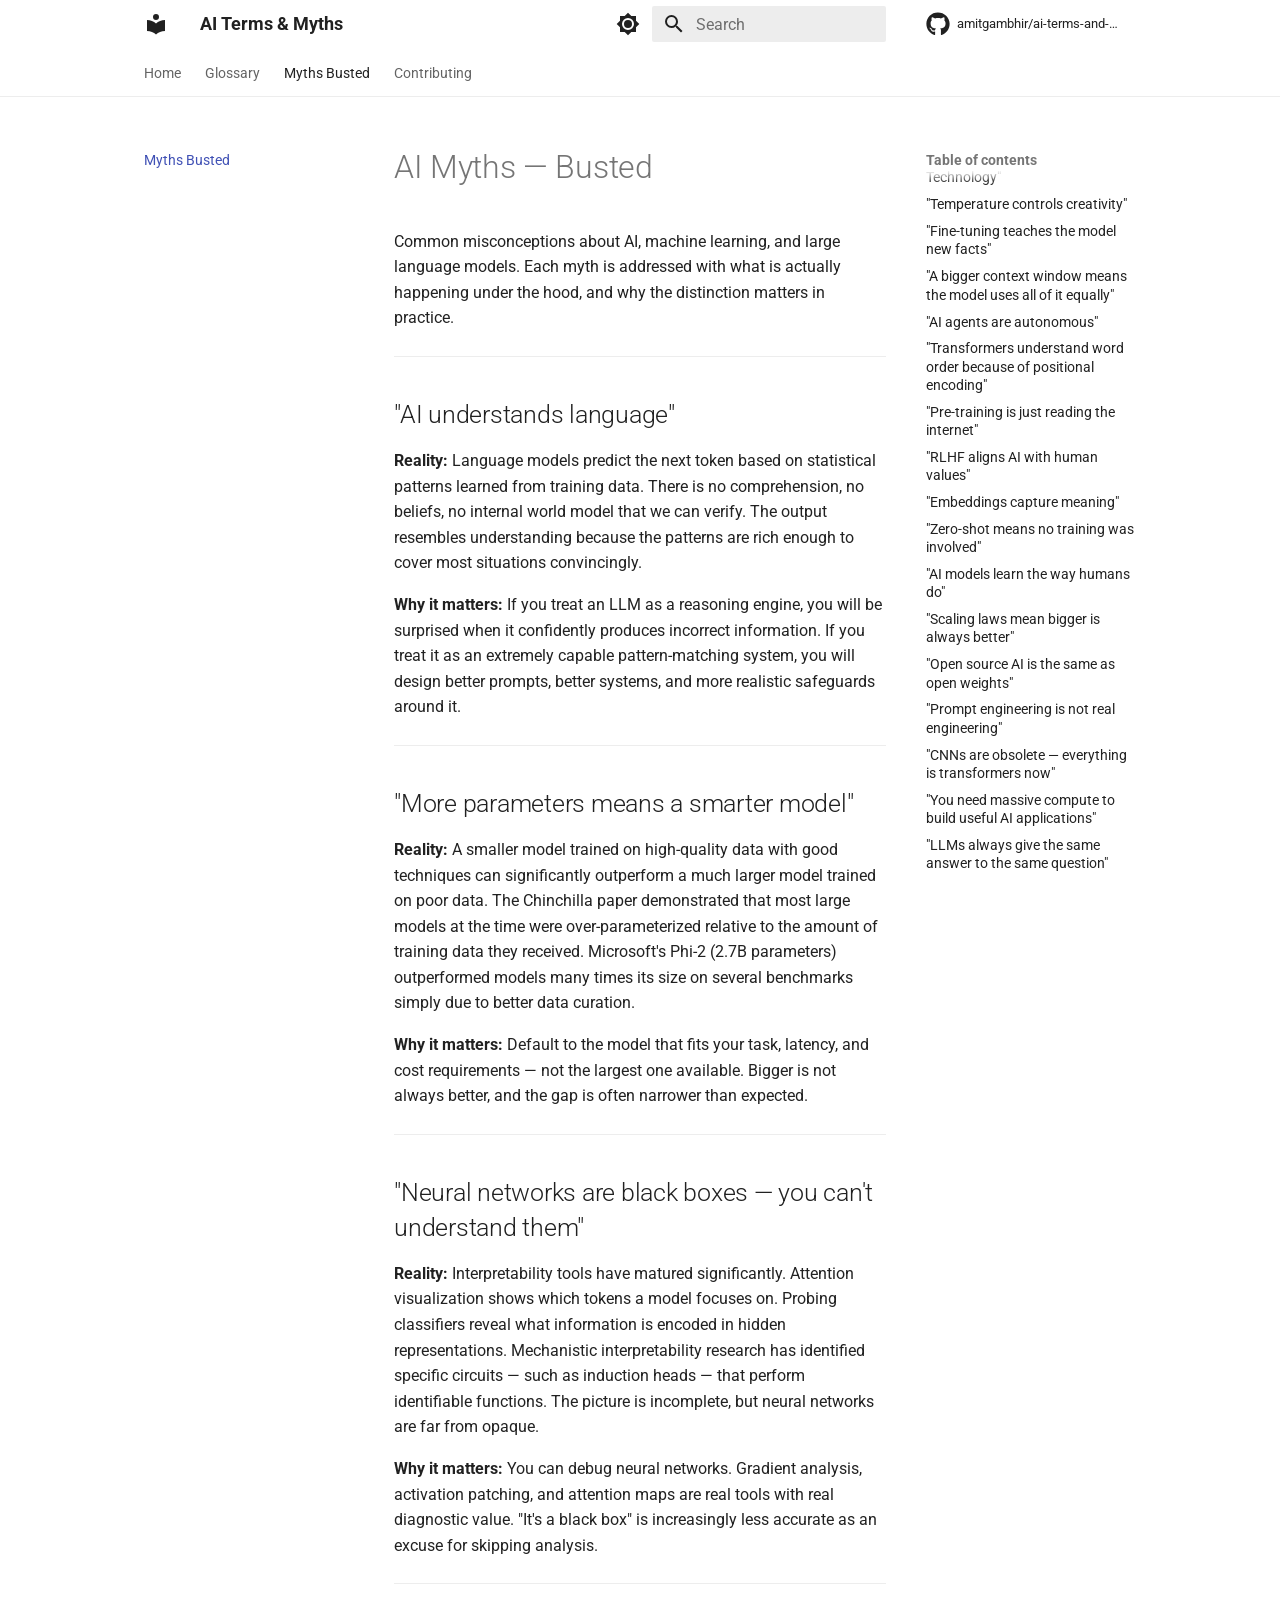
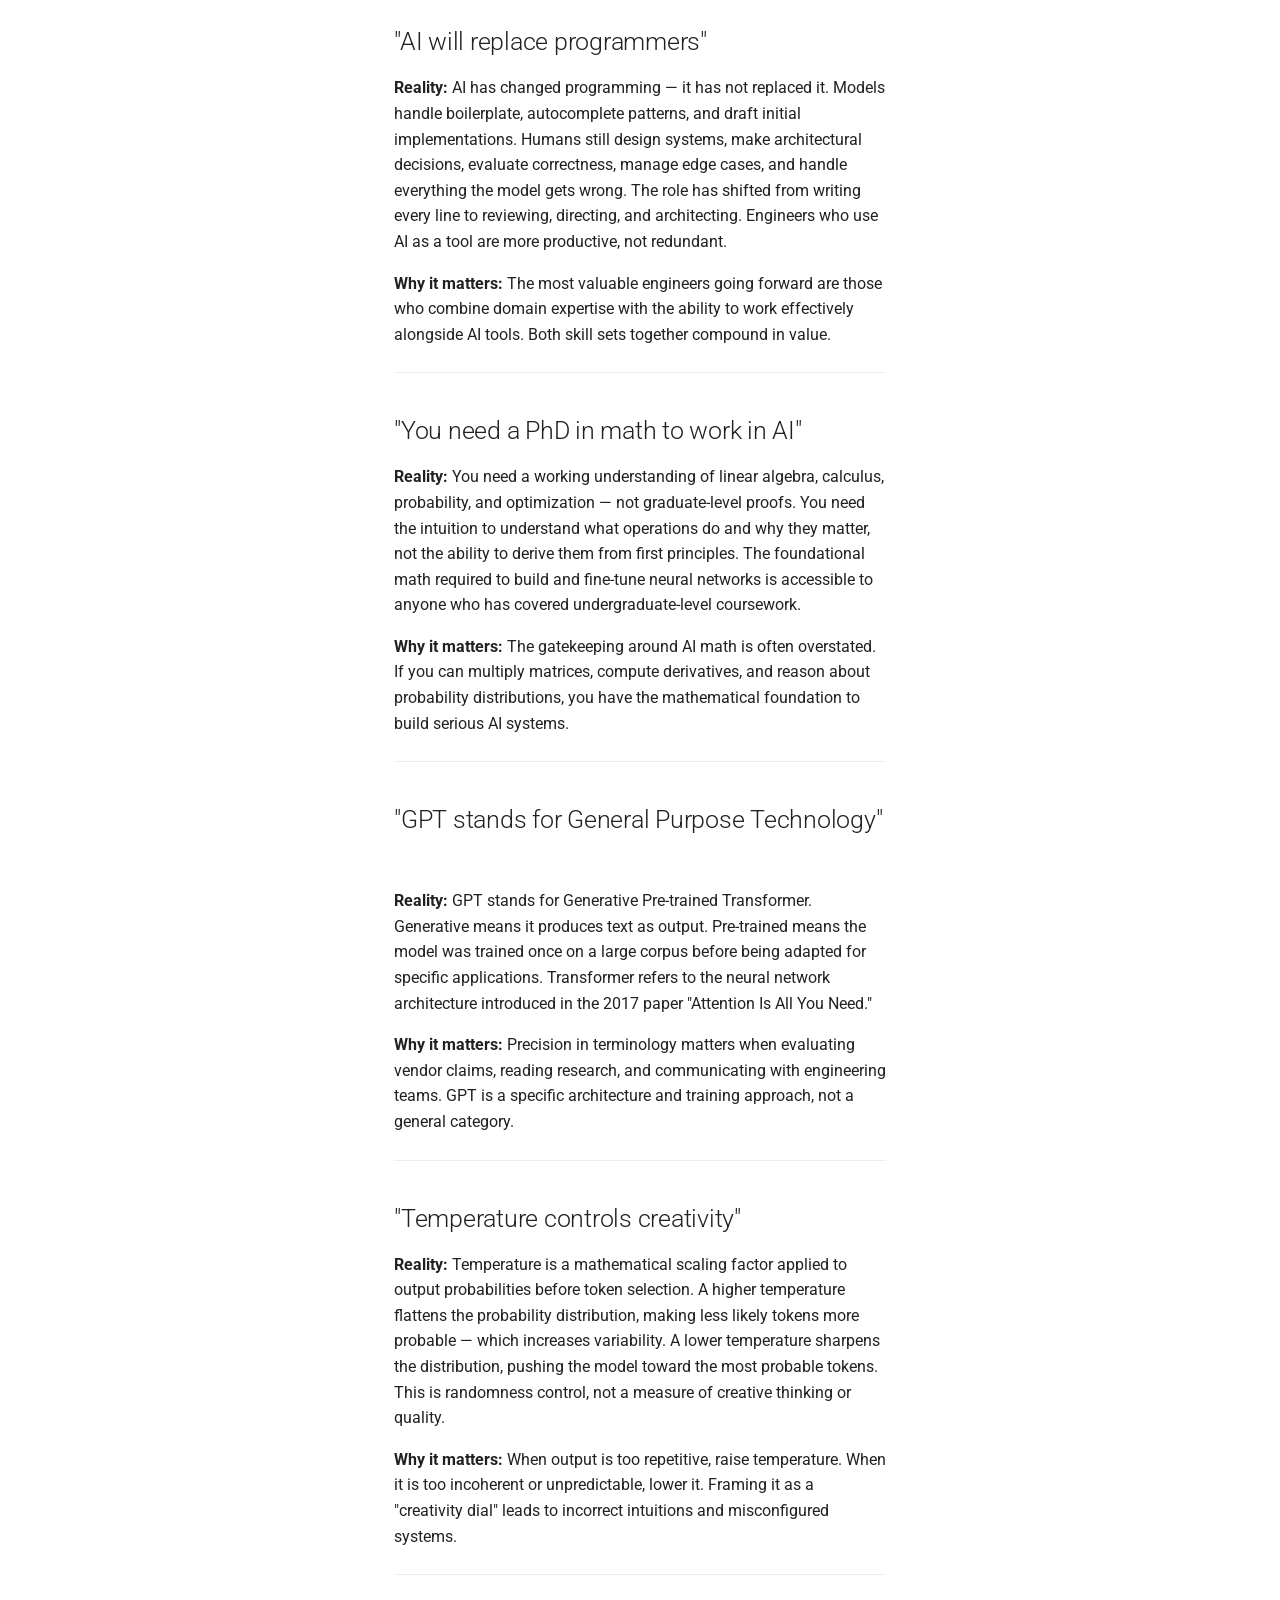
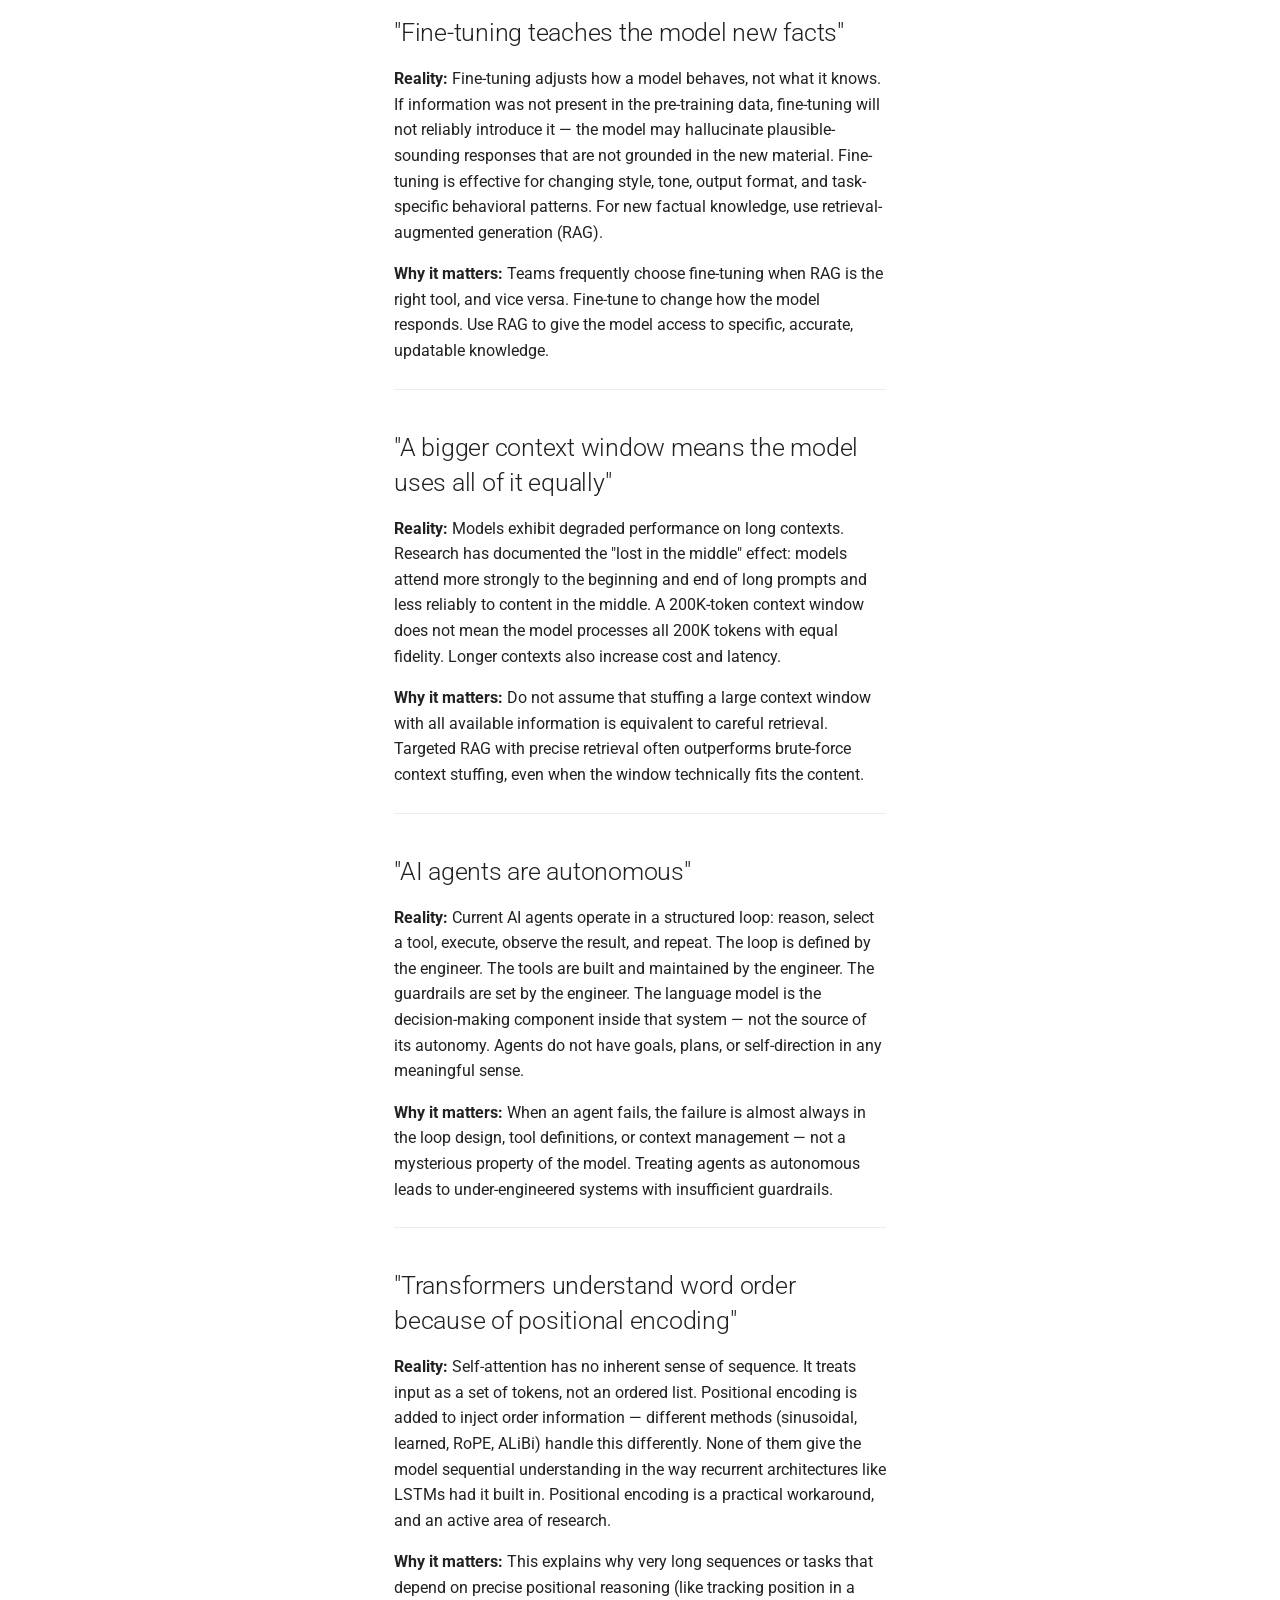
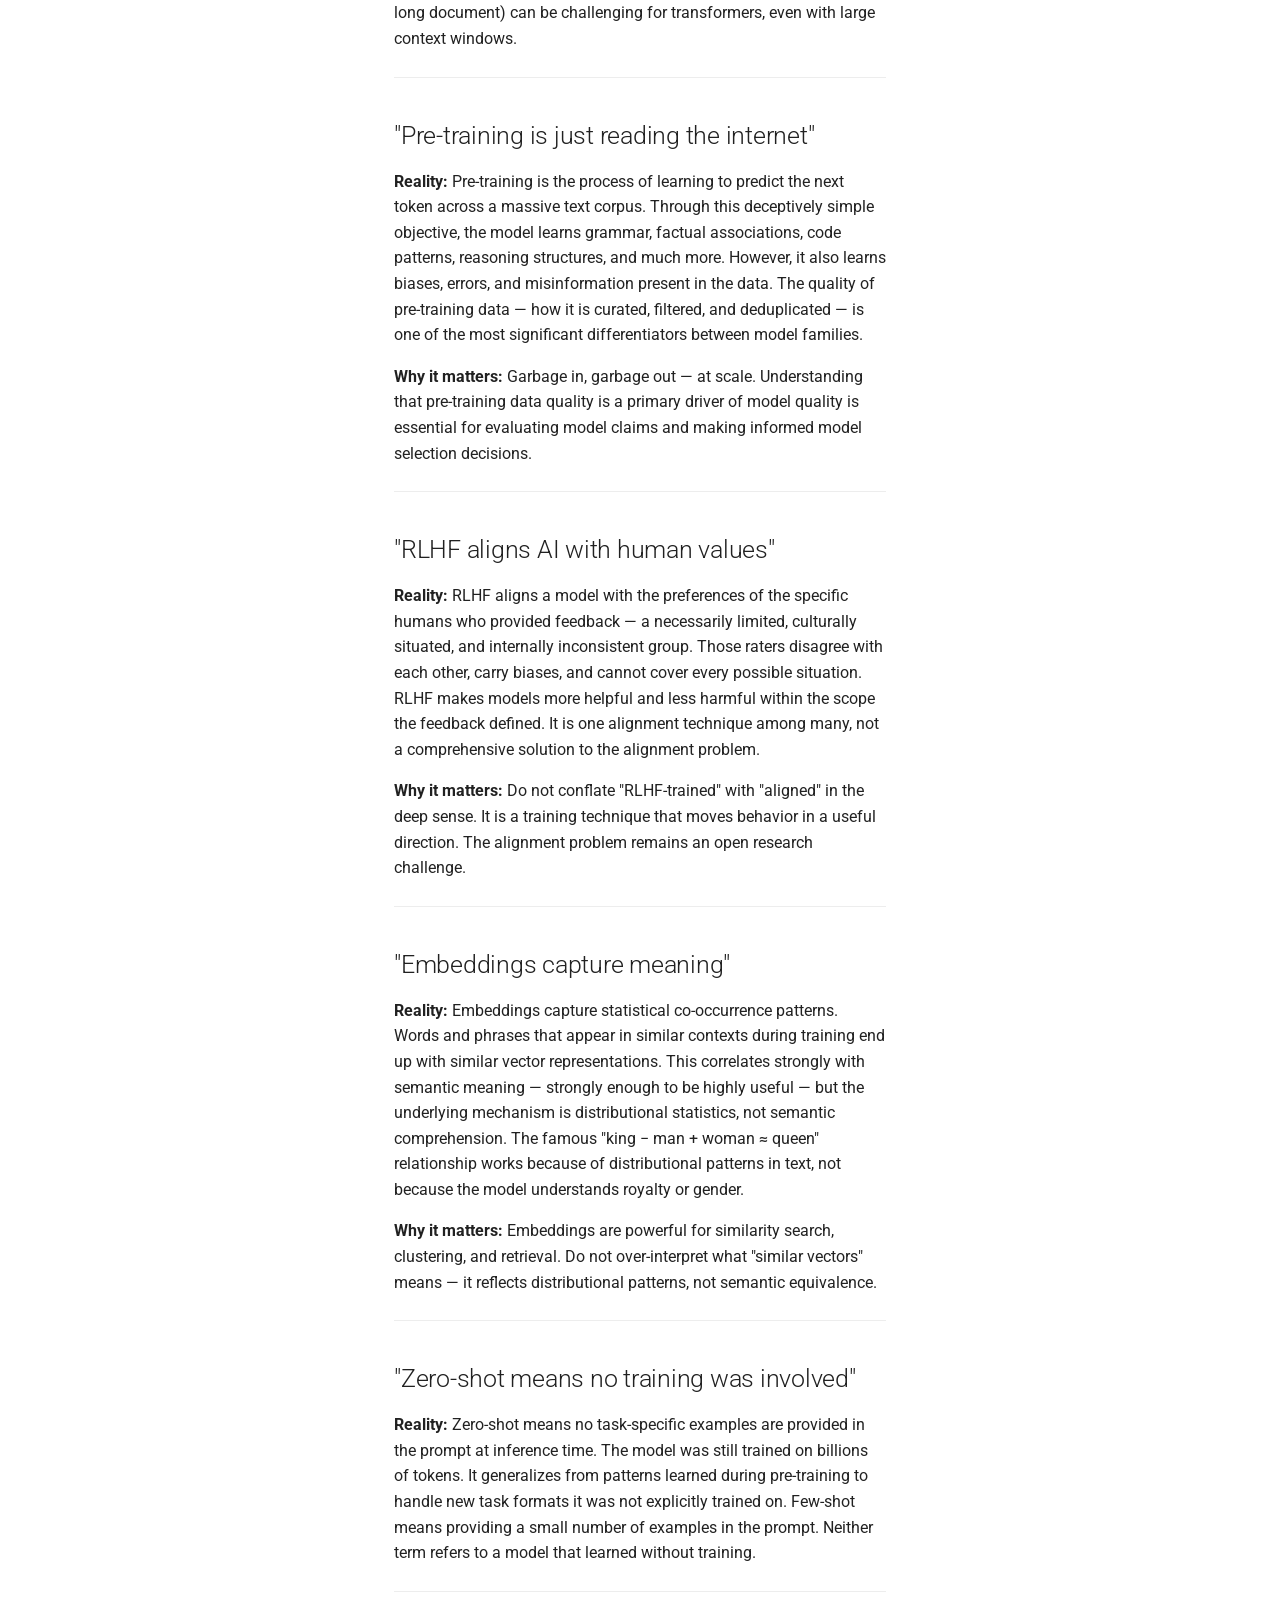
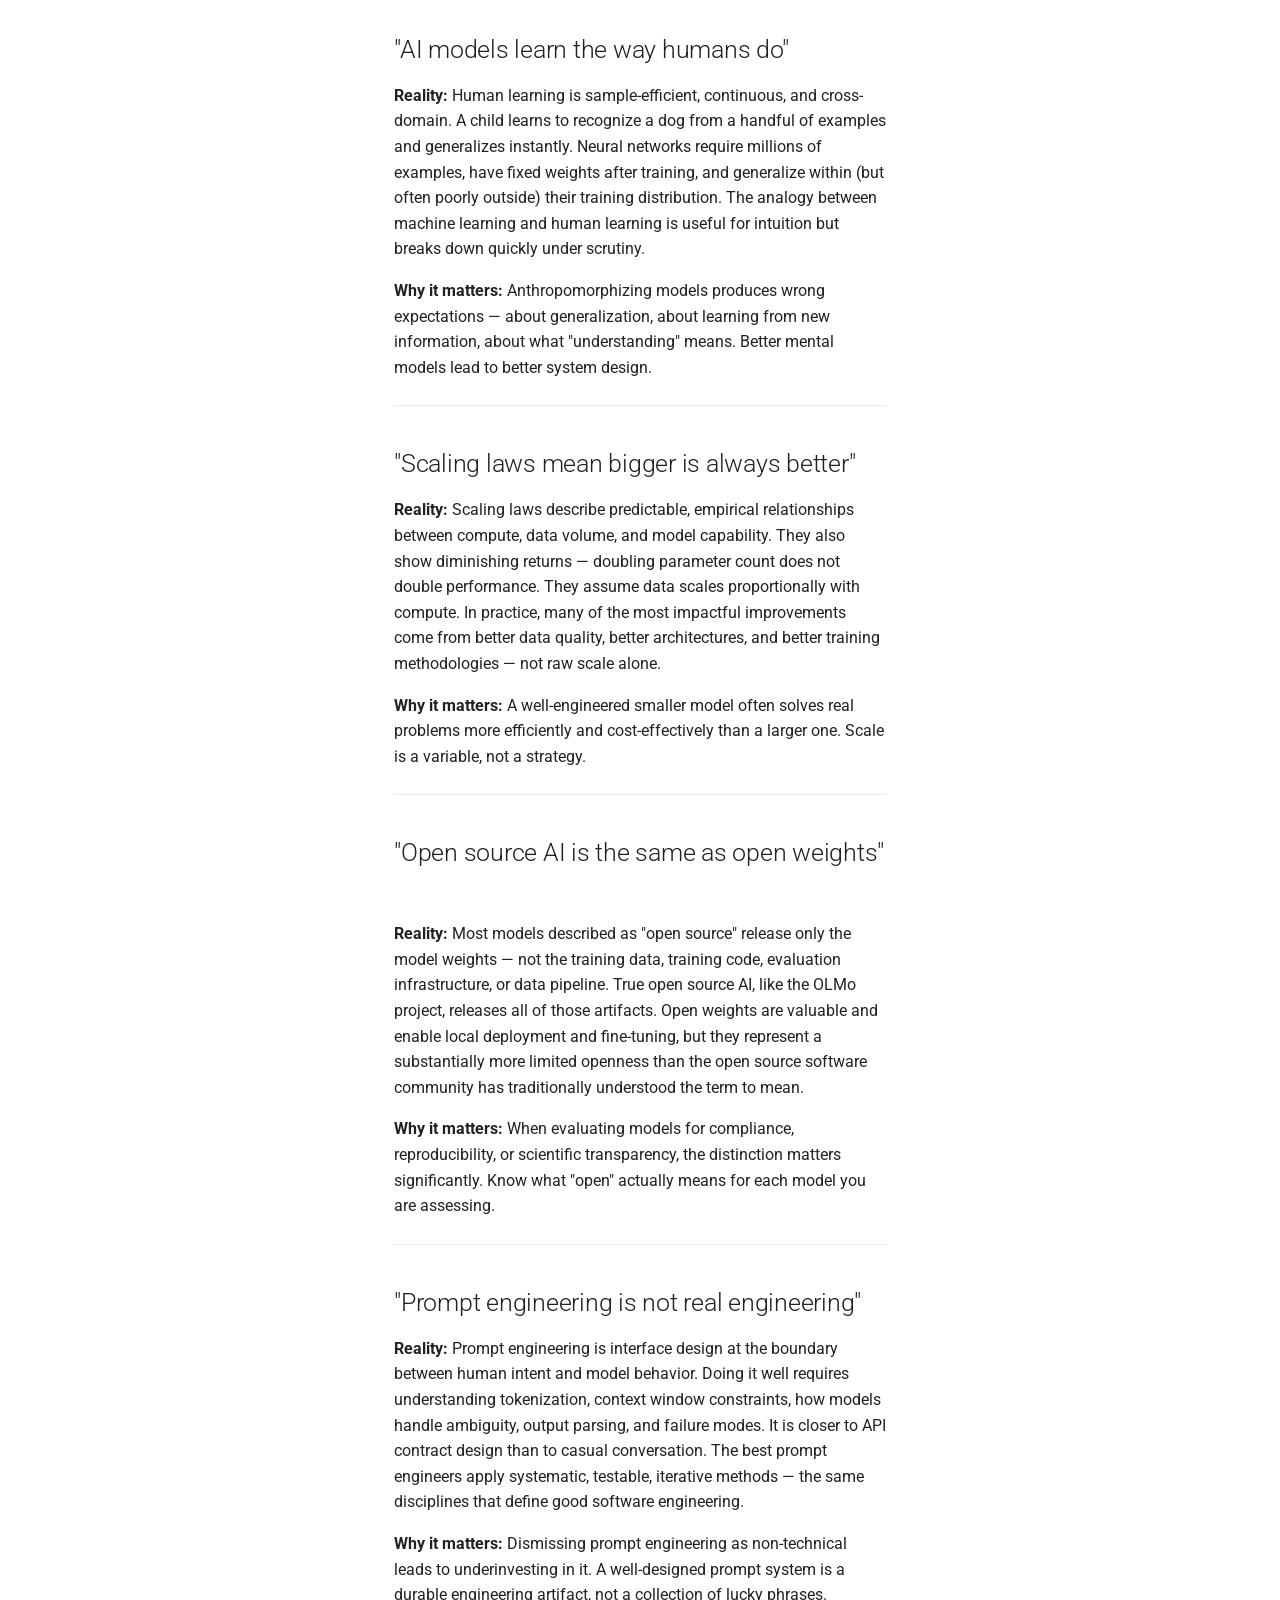
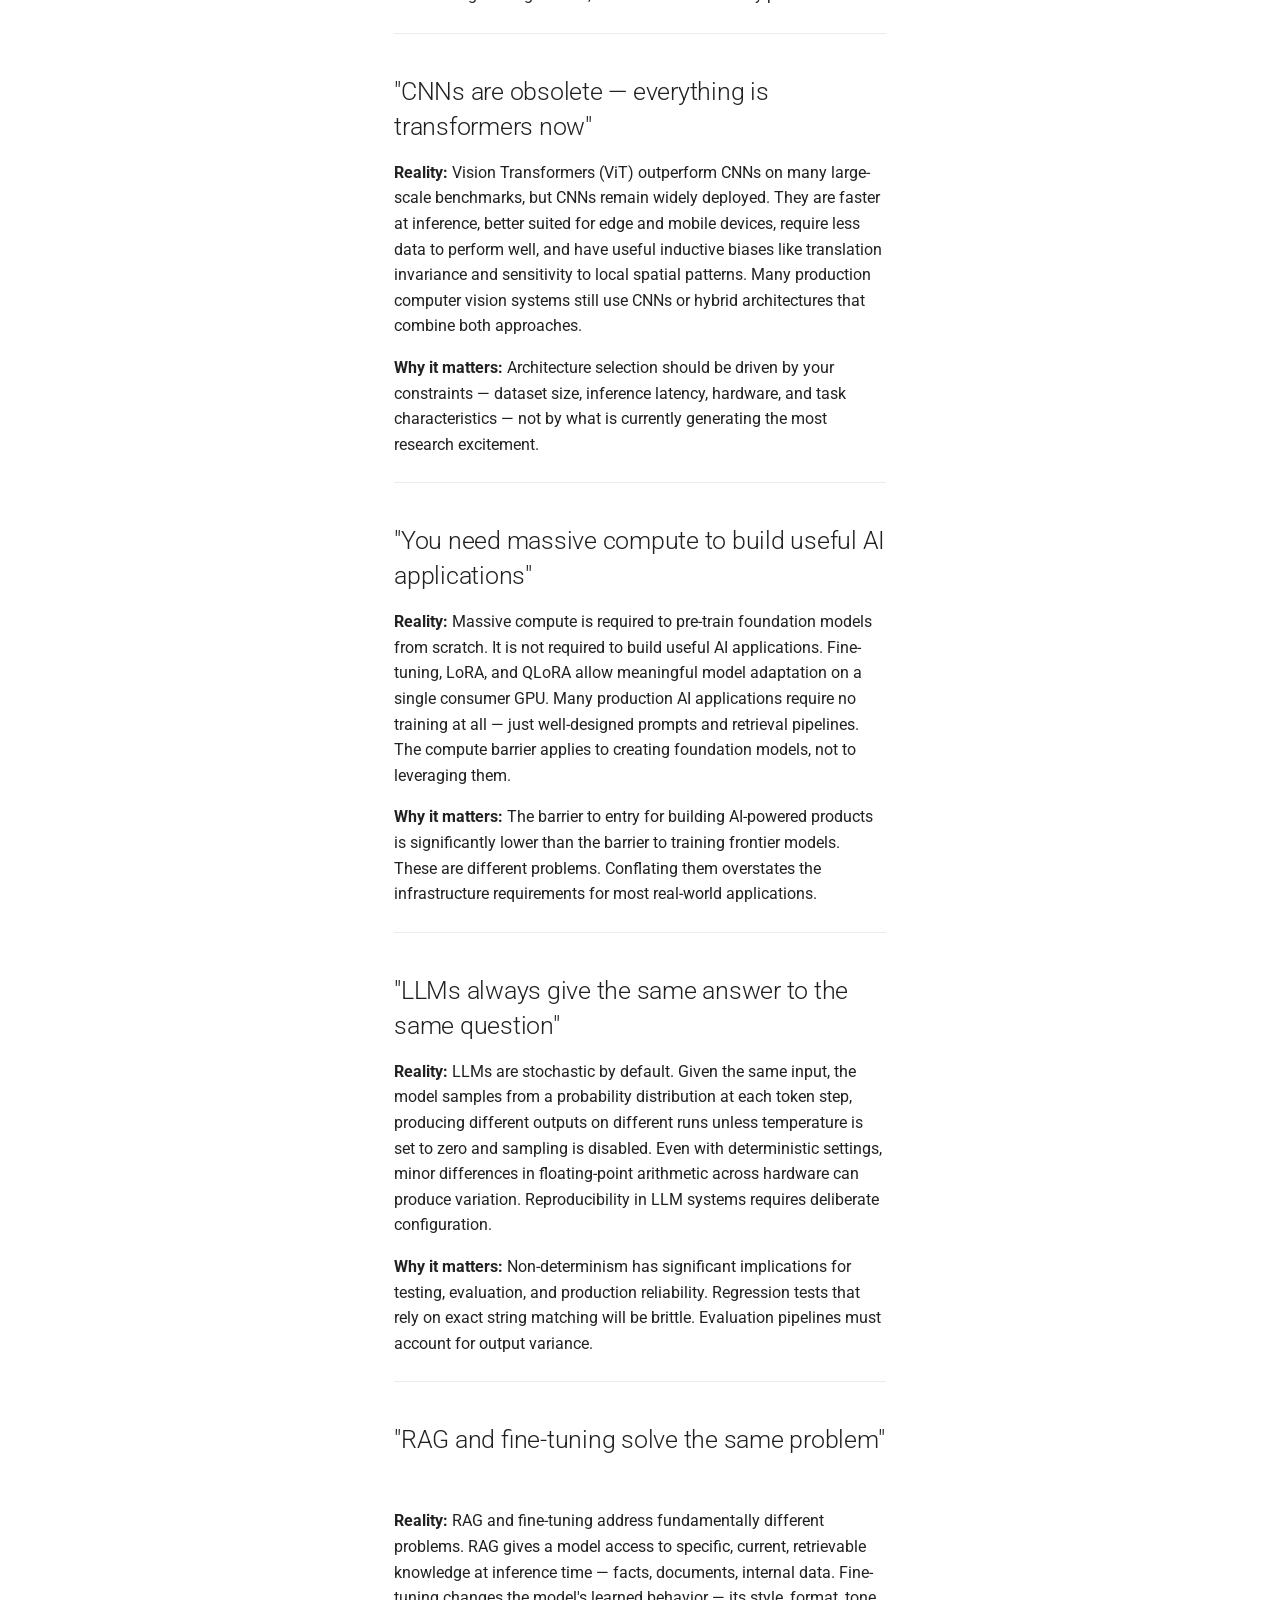
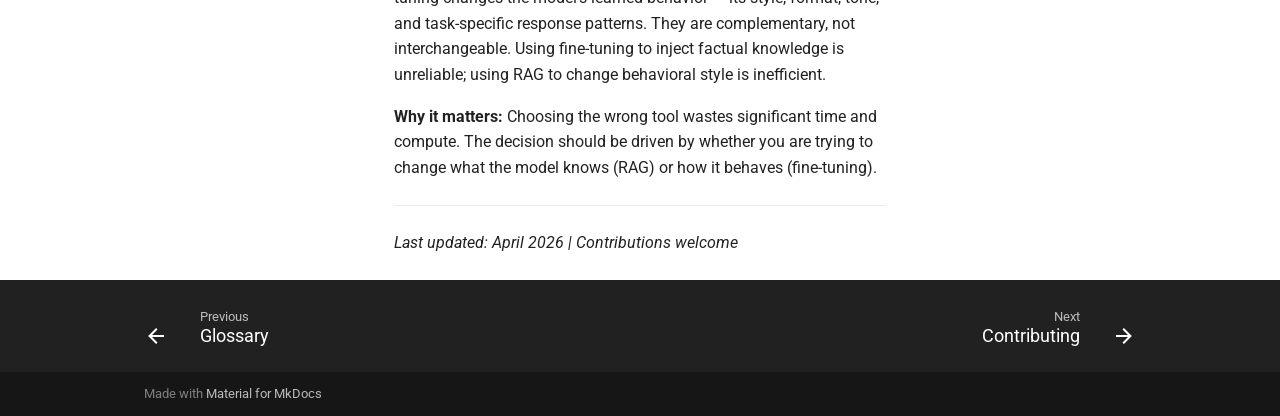
<file: myths/index.html>
<!doctype html>
<html lang="en" class="no-js">
  <head>
    
      <meta charset="utf-8">
      <meta name="viewport" content="width=device-width,initial-scale=1">
      
        <meta name="description" content="A practitioner's reference for AI/ML terminology and the misconceptions that won't die.">
      
      
      
        <link rel="canonical" href="https://amitgambhir.github.io/ai-terms-and-myths/myths/">
      
      
        <link rel="prev" href="../glossary/">
      
      
        <link rel="next" href="../contributing/">
      
      
      <link rel="icon" href="../assets/images/favicon.png">
      <meta name="generator" content="mkdocs-1.6.1, mkdocs-material-9.6.12">
    
    
      
        <title>Myths Busted - AI Terms & Myths</title>
      
    
    
      <link rel="stylesheet" href="../assets/stylesheets/main.2afb09e1.min.css">
      
        
        <link rel="stylesheet" href="../assets/stylesheets/palette.06af60db.min.css">
      
      


    
    
      
    
    
      
        
        
        <link rel="preconnect" href="https://fonts.gstatic.com" crossorigin>
        <link rel="stylesheet" href="https://fonts.googleapis.com/css?family=Roboto:300,300i,400,400i,700,700i%7CRoboto+Mono:400,400i,700,700i&display=fallback">
        <style>:root{--md-text-font:"Roboto";--md-code-font:"Roboto Mono"}</style>
      
    
    
      <link rel="stylesheet" href="../stylesheets/custom.css">
    
    <script>__md_scope=new URL("..",location),__md_hash=e=>[...e].reduce(((e,_)=>(e<<5)-e+_.charCodeAt(0)),0),__md_get=(e,_=localStorage,t=__md_scope)=>JSON.parse(_.getItem(t.pathname+"."+e)),__md_set=(e,_,t=localStorage,a=__md_scope)=>{try{t.setItem(a.pathname+"."+e,JSON.stringify(_))}catch(e){}}</script>
    
      

    
    
    
  </head>
  
  
    
    
      
    
    
    
    
    <body dir="ltr" data-md-color-scheme="default" data-md-color-primary="white" data-md-color-accent="white">
  
    
    <input class="md-toggle" data-md-toggle="drawer" type="checkbox" id="__drawer" autocomplete="off">
    <input class="md-toggle" data-md-toggle="search" type="checkbox" id="__search" autocomplete="off">
    <label class="md-overlay" for="__drawer"></label>
    <div data-md-component="skip">
      
        
        <a href="#ai-myths-busted" class="md-skip">
          Skip to content
        </a>
      
    </div>
    <div data-md-component="announce">
      
    </div>
    
    
      

<header class="md-header" data-md-component="header">
  <nav class="md-header__inner md-grid" aria-label="Header">
    <a href=".." title="AI Terms &amp; Myths" class="md-header__button md-logo" aria-label="AI Terms & Myths" data-md-component="logo">
      
  
  <svg xmlns="http://www.w3.org/2000/svg" viewBox="0 0 24 24"><path d="M12 8a3 3 0 0 0 3-3 3 3 0 0 0-3-3 3 3 0 0 0-3 3 3 3 0 0 0 3 3m0 3.54C9.64 9.35 6.5 8 3 8v11c3.5 0 6.64 1.35 9 3.54 2.36-2.19 5.5-3.54 9-3.54V8c-3.5 0-6.64 1.35-9 3.54"/></svg>

    </a>
    <label class="md-header__button md-icon" for="__drawer">
      
      <svg xmlns="http://www.w3.org/2000/svg" viewBox="0 0 24 24"><path d="M3 6h18v2H3zm0 5h18v2H3zm0 5h18v2H3z"/></svg>
    </label>
    <div class="md-header__title" data-md-component="header-title">
      <div class="md-header__ellipsis">
        <div class="md-header__topic">
          <span class="md-ellipsis">
            AI Terms & Myths
          </span>
        </div>
        <div class="md-header__topic" data-md-component="header-topic">
          <span class="md-ellipsis">
            
              Myths Busted
            
          </span>
        </div>
      </div>
    </div>
    
      
        <form class="md-header__option" data-md-component="palette">
  
    
    
    
    <input class="md-option" data-md-color-media="" data-md-color-scheme="default" data-md-color-primary="white" data-md-color-accent="white"  aria-label="Switch to dark mode"  type="radio" name="__palette" id="__palette_0">
    
      <label class="md-header__button md-icon" title="Switch to dark mode" for="__palette_1" hidden>
        <svg xmlns="http://www.w3.org/2000/svg" viewBox="0 0 24 24"><path d="M12 8a4 4 0 0 0-4 4 4 4 0 0 0 4 4 4 4 0 0 0 4-4 4 4 0 0 0-4-4m0 10a6 6 0 0 1-6-6 6 6 0 0 1 6-6 6 6 0 0 1 6 6 6 6 0 0 1-6 6m8-9.31V4h-4.69L12 .69 8.69 4H4v4.69L.69 12 4 15.31V20h4.69L12 23.31 15.31 20H20v-4.69L23.31 12z"/></svg>
      </label>
    
  
    
    
    
    <input class="md-option" data-md-color-media="" data-md-color-scheme="slate" data-md-color-primary="grey" data-md-color-accent="grey"  aria-label="Switch to light mode"  type="radio" name="__palette" id="__palette_1">
    
      <label class="md-header__button md-icon" title="Switch to light mode" for="__palette_0" hidden>
        <svg xmlns="http://www.w3.org/2000/svg" viewBox="0 0 24 24"><path d="M12 18c-.89 0-1.74-.2-2.5-.55C11.56 16.5 13 14.42 13 12s-1.44-4.5-3.5-5.45C10.26 6.2 11.11 6 12 6a6 6 0 0 1 6 6 6 6 0 0 1-6 6m8-9.31V4h-4.69L12 .69 8.69 4H4v4.69L.69 12 4 15.31V20h4.69L12 23.31 15.31 20H20v-4.69L23.31 12z"/></svg>
      </label>
    
  
</form>
      
    
    
      <script>var palette=__md_get("__palette");if(palette&&palette.color){if("(prefers-color-scheme)"===palette.color.media){var media=matchMedia("(prefers-color-scheme: light)"),input=document.querySelector(media.matches?"[data-md-color-media='(prefers-color-scheme: light)']":"[data-md-color-media='(prefers-color-scheme: dark)']");palette.color.media=input.getAttribute("data-md-color-media"),palette.color.scheme=input.getAttribute("data-md-color-scheme"),palette.color.primary=input.getAttribute("data-md-color-primary"),palette.color.accent=input.getAttribute("data-md-color-accent")}for(var[key,value]of Object.entries(palette.color))document.body.setAttribute("data-md-color-"+key,value)}</script>
    
    
    
      
      
        <label class="md-header__button md-icon" for="__search">
          
          <svg xmlns="http://www.w3.org/2000/svg" viewBox="0 0 24 24"><path d="M9.5 3A6.5 6.5 0 0 1 16 9.5c0 1.61-.59 3.09-1.56 4.23l.27.27h.79l5 5-1.5 1.5-5-5v-.79l-.27-.27A6.52 6.52 0 0 1 9.5 16 6.5 6.5 0 0 1 3 9.5 6.5 6.5 0 0 1 9.5 3m0 2C7 5 5 7 5 9.5S7 14 9.5 14 14 12 14 9.5 12 5 9.5 5"/></svg>
        </label>
        <div class="md-search" data-md-component="search" role="dialog">
  <label class="md-search__overlay" for="__search"></label>
  <div class="md-search__inner" role="search">
    <form class="md-search__form" name="search">
      <input type="text" class="md-search__input" name="query" aria-label="Search" placeholder="Search" autocapitalize="off" autocorrect="off" autocomplete="off" spellcheck="false" data-md-component="search-query" required>
      <label class="md-search__icon md-icon" for="__search">
        
        <svg xmlns="http://www.w3.org/2000/svg" viewBox="0 0 24 24"><path d="M9.5 3A6.5 6.5 0 0 1 16 9.5c0 1.61-.59 3.09-1.56 4.23l.27.27h.79l5 5-1.5 1.5-5-5v-.79l-.27-.27A6.52 6.52 0 0 1 9.5 16 6.5 6.5 0 0 1 3 9.5 6.5 6.5 0 0 1 9.5 3m0 2C7 5 5 7 5 9.5S7 14 9.5 14 14 12 14 9.5 12 5 9.5 5"/></svg>
        
        <svg xmlns="http://www.w3.org/2000/svg" viewBox="0 0 24 24"><path d="M20 11v2H8l5.5 5.5-1.42 1.42L4.16 12l7.92-7.92L13.5 5.5 8 11z"/></svg>
      </label>
      <nav class="md-search__options" aria-label="Search">
        
        <button type="reset" class="md-search__icon md-icon" title="Clear" aria-label="Clear" tabindex="-1">
          
          <svg xmlns="http://www.w3.org/2000/svg" viewBox="0 0 24 24"><path d="M19 6.41 17.59 5 12 10.59 6.41 5 5 6.41 10.59 12 5 17.59 6.41 19 12 13.41 17.59 19 19 17.59 13.41 12z"/></svg>
        </button>
      </nav>
      
        <div class="md-search__suggest" data-md-component="search-suggest"></div>
      
    </form>
    <div class="md-search__output">
      <div class="md-search__scrollwrap" tabindex="0" data-md-scrollfix>
        <div class="md-search-result" data-md-component="search-result">
          <div class="md-search-result__meta">
            Initializing search
          </div>
          <ol class="md-search-result__list" role="presentation"></ol>
        </div>
      </div>
    </div>
  </div>
</div>
      
    
    
      <div class="md-header__source">
        <a href="https://github.com/amitgambhir/ai-terms-and-myths" title="Go to repository" class="md-source" data-md-component="source">
  <div class="md-source__icon md-icon">
    
    <svg xmlns="http://www.w3.org/2000/svg" viewBox="0 0 496 512"><!--! Font Awesome Free 6.7.2 by @fontawesome - https://fontawesome.com License - https://fontawesome.com/license/free (Icons: CC BY 4.0, Fonts: SIL OFL 1.1, Code: MIT License) Copyright 2024 Fonticons, Inc.--><path d="M165.9 397.4c0 2-2.3 3.6-5.2 3.6-3.3.3-5.6-1.3-5.6-3.6 0-2 2.3-3.6 5.2-3.6 3-.3 5.6 1.3 5.6 3.6m-31.1-4.5c-.7 2 1.3 4.3 4.3 4.9 2.6 1 5.6 0 6.2-2s-1.3-4.3-4.3-5.2c-2.6-.7-5.5.3-6.2 2.3m44.2-1.7c-2.9.7-4.9 2.6-4.6 4.9.3 2 2.9 3.3 5.9 2.6 2.9-.7 4.9-2.6 4.6-4.6-.3-1.9-3-3.2-5.9-2.9M244.8 8C106.1 8 0 113.3 0 252c0 110.9 69.8 205.8 169.5 239.2 12.8 2.3 17.3-5.6 17.3-12.1 0-6.2-.3-40.4-.3-61.4 0 0-70 15-84.7-29.8 0 0-11.4-29.1-27.8-36.6 0 0-22.9-15.7 1.6-15.4 0 0 24.9 2 38.6 25.8 21.9 38.6 58.6 27.5 72.9 20.9 2.3-16 8.8-27.1 16-33.7-55.9-6.2-112.3-14.3-112.3-110.5 0-27.5 7.6-41.3 23.6-58.9-2.6-6.5-11.1-33.3 2.6-67.9 20.9-6.5 69 27 69 27 20-5.6 41.5-8.5 62.8-8.5s42.8 2.9 62.8 8.5c0 0 48.1-33.6 69-27 13.7 34.7 5.2 61.4 2.6 67.9 16 17.7 25.8 31.5 25.8 58.9 0 96.5-58.9 104.2-114.8 110.5 9.2 7.9 17 22.9 17 46.4 0 33.7-.3 75.4-.3 83.6 0 6.5 4.6 14.4 17.3 12.1C428.2 457.8 496 362.9 496 252 496 113.3 383.5 8 244.8 8M97.2 352.9c-1.3 1-1 3.3.7 5.2 1.6 1.6 3.9 2.3 5.2 1 1.3-1 1-3.3-.7-5.2-1.6-1.6-3.9-2.3-5.2-1m-10.8-8.1c-.7 1.3.3 2.9 2.3 3.9 1.6 1 3.6.7 4.3-.7.7-1.3-.3-2.9-2.3-3.9-2-.6-3.6-.3-4.3.7m32.4 35.6c-1.6 1.3-1 4.3 1.3 6.2 2.3 2.3 5.2 2.6 6.5 1 1.3-1.3.7-4.3-1.3-6.2-2.2-2.3-5.2-2.6-6.5-1m-11.4-14.7c-1.6 1-1.6 3.6 0 5.9s4.3 3.3 5.6 2.3c1.6-1.3 1.6-3.9 0-6.2-1.4-2.3-4-3.3-5.6-2"/></svg>
  </div>
  <div class="md-source__repository">
    amitgambhir/ai-terms-and-myths
  </div>
</a>
      </div>
    
  </nav>
  
</header>
    
    <div class="md-container" data-md-component="container">
      
      
        
          
            
<nav class="md-tabs" aria-label="Tabs" data-md-component="tabs">
  <div class="md-grid">
    <ul class="md-tabs__list">
      
        
  
  
  
  
    <li class="md-tabs__item">
      <a href=".." class="md-tabs__link">
        
  
  
    
  
  Home

      </a>
    </li>
  

      
        
  
  
  
  
    <li class="md-tabs__item">
      <a href="../glossary/" class="md-tabs__link">
        
  
  
    
  
  Glossary

      </a>
    </li>
  

      
        
  
  
  
    
  
  
    <li class="md-tabs__item md-tabs__item--active">
      <a href="./" class="md-tabs__link">
        
  
  
    
  
  Myths Busted

      </a>
    </li>
  

      
        
  
  
  
  
    <li class="md-tabs__item">
      <a href="../contributing/" class="md-tabs__link">
        
  
  
    
  
  Contributing

      </a>
    </li>
  

      
    </ul>
  </div>
</nav>
          
        
      
      <main class="md-main" data-md-component="main">
        <div class="md-main__inner md-grid">
          
            
              
              <div class="md-sidebar md-sidebar--primary" data-md-component="sidebar" data-md-type="navigation" >
                <div class="md-sidebar__scrollwrap">
                  <div class="md-sidebar__inner">
                    


  


<nav class="md-nav md-nav--primary md-nav--lifted" aria-label="Navigation" data-md-level="0">
  <label class="md-nav__title" for="__drawer">
    <a href=".." title="AI Terms &amp; Myths" class="md-nav__button md-logo" aria-label="AI Terms & Myths" data-md-component="logo">
      
  
  <svg xmlns="http://www.w3.org/2000/svg" viewBox="0 0 24 24"><path d="M12 8a3 3 0 0 0 3-3 3 3 0 0 0-3-3 3 3 0 0 0-3 3 3 3 0 0 0 3 3m0 3.54C9.64 9.35 6.5 8 3 8v11c3.5 0 6.64 1.35 9 3.54 2.36-2.19 5.5-3.54 9-3.54V8c-3.5 0-6.64 1.35-9 3.54"/></svg>

    </a>
    AI Terms & Myths
  </label>
  
    <div class="md-nav__source">
      <a href="https://github.com/amitgambhir/ai-terms-and-myths" title="Go to repository" class="md-source" data-md-component="source">
  <div class="md-source__icon md-icon">
    
    <svg xmlns="http://www.w3.org/2000/svg" viewBox="0 0 496 512"><!--! Font Awesome Free 6.7.2 by @fontawesome - https://fontawesome.com License - https://fontawesome.com/license/free (Icons: CC BY 4.0, Fonts: SIL OFL 1.1, Code: MIT License) Copyright 2024 Fonticons, Inc.--><path d="M165.9 397.4c0 2-2.3 3.6-5.2 3.6-3.3.3-5.6-1.3-5.6-3.6 0-2 2.3-3.6 5.2-3.6 3-.3 5.6 1.3 5.6 3.6m-31.1-4.5c-.7 2 1.3 4.3 4.3 4.9 2.6 1 5.6 0 6.2-2s-1.3-4.3-4.3-5.2c-2.6-.7-5.5.3-6.2 2.3m44.2-1.7c-2.9.7-4.9 2.6-4.6 4.9.3 2 2.9 3.3 5.9 2.6 2.9-.7 4.9-2.6 4.6-4.6-.3-1.9-3-3.2-5.9-2.9M244.8 8C106.1 8 0 113.3 0 252c0 110.9 69.8 205.8 169.5 239.2 12.8 2.3 17.3-5.6 17.3-12.1 0-6.2-.3-40.4-.3-61.4 0 0-70 15-84.7-29.8 0 0-11.4-29.1-27.8-36.6 0 0-22.9-15.7 1.6-15.4 0 0 24.9 2 38.6 25.8 21.9 38.6 58.6 27.5 72.9 20.9 2.3-16 8.8-27.1 16-33.7-55.9-6.2-112.3-14.3-112.3-110.5 0-27.5 7.6-41.3 23.6-58.9-2.6-6.5-11.1-33.3 2.6-67.9 20.9-6.5 69 27 69 27 20-5.6 41.5-8.5 62.8-8.5s42.8 2.9 62.8 8.5c0 0 48.1-33.6 69-27 13.7 34.7 5.2 61.4 2.6 67.9 16 17.7 25.8 31.5 25.8 58.9 0 96.5-58.9 104.2-114.8 110.5 9.2 7.9 17 22.9 17 46.4 0 33.7-.3 75.4-.3 83.6 0 6.5 4.6 14.4 17.3 12.1C428.2 457.8 496 362.9 496 252 496 113.3 383.5 8 244.8 8M97.2 352.9c-1.3 1-1 3.3.7 5.2 1.6 1.6 3.9 2.3 5.2 1 1.3-1 1-3.3-.7-5.2-1.6-1.6-3.9-2.3-5.2-1m-10.8-8.1c-.7 1.3.3 2.9 2.3 3.9 1.6 1 3.6.7 4.3-.7.7-1.3-.3-2.9-2.3-3.9-2-.6-3.6-.3-4.3.7m32.4 35.6c-1.6 1.3-1 4.3 1.3 6.2 2.3 2.3 5.2 2.6 6.5 1 1.3-1.3.7-4.3-1.3-6.2-2.2-2.3-5.2-2.6-6.5-1m-11.4-14.7c-1.6 1-1.6 3.6 0 5.9s4.3 3.3 5.6 2.3c1.6-1.3 1.6-3.9 0-6.2-1.4-2.3-4-3.3-5.6-2"/></svg>
  </div>
  <div class="md-source__repository">
    amitgambhir/ai-terms-and-myths
  </div>
</a>
    </div>
  
  <ul class="md-nav__list" data-md-scrollfix>
    
      
      
  
  
  
  
    <li class="md-nav__item">
      <a href=".." class="md-nav__link">
        
  
  
  <span class="md-ellipsis">
    Home
    
  </span>
  

      </a>
    </li>
  

    
      
      
  
  
  
  
    <li class="md-nav__item">
      <a href="../glossary/" class="md-nav__link">
        
  
  
  <span class="md-ellipsis">
    Glossary
    
  </span>
  

      </a>
    </li>
  

    
      
      
  
  
    
  
  
  
    <li class="md-nav__item md-nav__item--active">
      
      <input class="md-nav__toggle md-toggle" type="checkbox" id="__toc">
      
      
        
      
      
        <label class="md-nav__link md-nav__link--active" for="__toc">
          
  
  
  <span class="md-ellipsis">
    Myths Busted
    
  </span>
  

          <span class="md-nav__icon md-icon"></span>
        </label>
      
      <a href="./" class="md-nav__link md-nav__link--active">
        
  
  
  <span class="md-ellipsis">
    Myths Busted
    
  </span>
  

      </a>
      
        

<nav class="md-nav md-nav--secondary" aria-label="Table of contents">
  
  
  
    
  
  
    <label class="md-nav__title" for="__toc">
      <span class="md-nav__icon md-icon"></span>
      Table of contents
    </label>
    <ul class="md-nav__list" data-md-component="toc" data-md-scrollfix>
      
        <li class="md-nav__item">
  <a href="#ai-understands-language" class="md-nav__link">
    <span class="md-ellipsis">
      "AI understands language"
    </span>
  </a>
  
</li>
      
        <li class="md-nav__item">
  <a href="#more-parameters-means-a-smarter-model" class="md-nav__link">
    <span class="md-ellipsis">
      "More parameters means a smarter model"
    </span>
  </a>
  
</li>
      
        <li class="md-nav__item">
  <a href="#neural-networks-are-black-boxes-you-cant-understand-them" class="md-nav__link">
    <span class="md-ellipsis">
      "Neural networks are black boxes — you can't understand them"
    </span>
  </a>
  
</li>
      
        <li class="md-nav__item">
  <a href="#ai-will-replace-programmers" class="md-nav__link">
    <span class="md-ellipsis">
      "AI will replace programmers"
    </span>
  </a>
  
</li>
      
        <li class="md-nav__item">
  <a href="#you-need-a-phd-in-math-to-work-in-ai" class="md-nav__link">
    <span class="md-ellipsis">
      "You need a PhD in math to work in AI"
    </span>
  </a>
  
</li>
      
        <li class="md-nav__item">
  <a href="#gpt-stands-for-general-purpose-technology" class="md-nav__link">
    <span class="md-ellipsis">
      "GPT stands for General Purpose Technology"
    </span>
  </a>
  
</li>
      
        <li class="md-nav__item">
  <a href="#temperature-controls-creativity" class="md-nav__link">
    <span class="md-ellipsis">
      "Temperature controls creativity"
    </span>
  </a>
  
</li>
      
        <li class="md-nav__item">
  <a href="#fine-tuning-teaches-the-model-new-facts" class="md-nav__link">
    <span class="md-ellipsis">
      "Fine-tuning teaches the model new facts"
    </span>
  </a>
  
</li>
      
        <li class="md-nav__item">
  <a href="#a-bigger-context-window-means-the-model-uses-all-of-it-equally" class="md-nav__link">
    <span class="md-ellipsis">
      "A bigger context window means the model uses all of it equally"
    </span>
  </a>
  
</li>
      
        <li class="md-nav__item">
  <a href="#ai-agents-are-autonomous" class="md-nav__link">
    <span class="md-ellipsis">
      "AI agents are autonomous"
    </span>
  </a>
  
</li>
      
        <li class="md-nav__item">
  <a href="#transformers-understand-word-order-because-of-positional-encoding" class="md-nav__link">
    <span class="md-ellipsis">
      "Transformers understand word order because of positional encoding"
    </span>
  </a>
  
</li>
      
        <li class="md-nav__item">
  <a href="#pre-training-is-just-reading-the-internet" class="md-nav__link">
    <span class="md-ellipsis">
      "Pre-training is just reading the internet"
    </span>
  </a>
  
</li>
      
        <li class="md-nav__item">
  <a href="#rlhf-aligns-ai-with-human-values" class="md-nav__link">
    <span class="md-ellipsis">
      "RLHF aligns AI with human values"
    </span>
  </a>
  
</li>
      
        <li class="md-nav__item">
  <a href="#embeddings-capture-meaning" class="md-nav__link">
    <span class="md-ellipsis">
      "Embeddings capture meaning"
    </span>
  </a>
  
</li>
      
        <li class="md-nav__item">
  <a href="#zero-shot-means-no-training-was-involved" class="md-nav__link">
    <span class="md-ellipsis">
      "Zero-shot means no training was involved"
    </span>
  </a>
  
</li>
      
        <li class="md-nav__item">
  <a href="#ai-models-learn-the-way-humans-do" class="md-nav__link">
    <span class="md-ellipsis">
      "AI models learn the way humans do"
    </span>
  </a>
  
</li>
      
        <li class="md-nav__item">
  <a href="#scaling-laws-mean-bigger-is-always-better" class="md-nav__link">
    <span class="md-ellipsis">
      "Scaling laws mean bigger is always better"
    </span>
  </a>
  
</li>
      
        <li class="md-nav__item">
  <a href="#open-source-ai-is-the-same-as-open-weights" class="md-nav__link">
    <span class="md-ellipsis">
      "Open source AI is the same as open weights"
    </span>
  </a>
  
</li>
      
        <li class="md-nav__item">
  <a href="#prompt-engineering-is-not-real-engineering" class="md-nav__link">
    <span class="md-ellipsis">
      "Prompt engineering is not real engineering"
    </span>
  </a>
  
</li>
      
        <li class="md-nav__item">
  <a href="#cnns-are-obsolete-everything-is-transformers-now" class="md-nav__link">
    <span class="md-ellipsis">
      "CNNs are obsolete — everything is transformers now"
    </span>
  </a>
  
</li>
      
        <li class="md-nav__item">
  <a href="#you-need-massive-compute-to-build-useful-ai-applications" class="md-nav__link">
    <span class="md-ellipsis">
      "You need massive compute to build useful AI applications"
    </span>
  </a>
  
</li>
      
        <li class="md-nav__item">
  <a href="#llms-always-give-the-same-answer-to-the-same-question" class="md-nav__link">
    <span class="md-ellipsis">
      "LLMs always give the same answer to the same question"
    </span>
  </a>
  
</li>
      
        <li class="md-nav__item">
  <a href="#rag-and-fine-tuning-solve-the-same-problem" class="md-nav__link">
    <span class="md-ellipsis">
      "RAG and fine-tuning solve the same problem"
    </span>
  </a>
  
</li>
      
    </ul>
  
</nav>
      
    </li>
  

    
      
      
  
  
  
  
    <li class="md-nav__item">
      <a href="../contributing/" class="md-nav__link">
        
  
  
  <span class="md-ellipsis">
    Contributing
    
  </span>
  

      </a>
    </li>
  

    
  </ul>
</nav>
                  </div>
                </div>
              </div>
            
            
              
              <div class="md-sidebar md-sidebar--secondary" data-md-component="sidebar" data-md-type="toc" >
                <div class="md-sidebar__scrollwrap">
                  <div class="md-sidebar__inner">
                    

<nav class="md-nav md-nav--secondary" aria-label="Table of contents">
  
  
  
    
  
  
    <label class="md-nav__title" for="__toc">
      <span class="md-nav__icon md-icon"></span>
      Table of contents
    </label>
    <ul class="md-nav__list" data-md-component="toc" data-md-scrollfix>
      
        <li class="md-nav__item">
  <a href="#ai-understands-language" class="md-nav__link">
    <span class="md-ellipsis">
      "AI understands language"
    </span>
  </a>
  
</li>
      
        <li class="md-nav__item">
  <a href="#more-parameters-means-a-smarter-model" class="md-nav__link">
    <span class="md-ellipsis">
      "More parameters means a smarter model"
    </span>
  </a>
  
</li>
      
        <li class="md-nav__item">
  <a href="#neural-networks-are-black-boxes-you-cant-understand-them" class="md-nav__link">
    <span class="md-ellipsis">
      "Neural networks are black boxes — you can't understand them"
    </span>
  </a>
  
</li>
      
        <li class="md-nav__item">
  <a href="#ai-will-replace-programmers" class="md-nav__link">
    <span class="md-ellipsis">
      "AI will replace programmers"
    </span>
  </a>
  
</li>
      
        <li class="md-nav__item">
  <a href="#you-need-a-phd-in-math-to-work-in-ai" class="md-nav__link">
    <span class="md-ellipsis">
      "You need a PhD in math to work in AI"
    </span>
  </a>
  
</li>
      
        <li class="md-nav__item">
  <a href="#gpt-stands-for-general-purpose-technology" class="md-nav__link">
    <span class="md-ellipsis">
      "GPT stands for General Purpose Technology"
    </span>
  </a>
  
</li>
      
        <li class="md-nav__item">
  <a href="#temperature-controls-creativity" class="md-nav__link">
    <span class="md-ellipsis">
      "Temperature controls creativity"
    </span>
  </a>
  
</li>
      
        <li class="md-nav__item">
  <a href="#fine-tuning-teaches-the-model-new-facts" class="md-nav__link">
    <span class="md-ellipsis">
      "Fine-tuning teaches the model new facts"
    </span>
  </a>
  
</li>
      
        <li class="md-nav__item">
  <a href="#a-bigger-context-window-means-the-model-uses-all-of-it-equally" class="md-nav__link">
    <span class="md-ellipsis">
      "A bigger context window means the model uses all of it equally"
    </span>
  </a>
  
</li>
      
        <li class="md-nav__item">
  <a href="#ai-agents-are-autonomous" class="md-nav__link">
    <span class="md-ellipsis">
      "AI agents are autonomous"
    </span>
  </a>
  
</li>
      
        <li class="md-nav__item">
  <a href="#transformers-understand-word-order-because-of-positional-encoding" class="md-nav__link">
    <span class="md-ellipsis">
      "Transformers understand word order because of positional encoding"
    </span>
  </a>
  
</li>
      
        <li class="md-nav__item">
  <a href="#pre-training-is-just-reading-the-internet" class="md-nav__link">
    <span class="md-ellipsis">
      "Pre-training is just reading the internet"
    </span>
  </a>
  
</li>
      
        <li class="md-nav__item">
  <a href="#rlhf-aligns-ai-with-human-values" class="md-nav__link">
    <span class="md-ellipsis">
      "RLHF aligns AI with human values"
    </span>
  </a>
  
</li>
      
        <li class="md-nav__item">
  <a href="#embeddings-capture-meaning" class="md-nav__link">
    <span class="md-ellipsis">
      "Embeddings capture meaning"
    </span>
  </a>
  
</li>
      
        <li class="md-nav__item">
  <a href="#zero-shot-means-no-training-was-involved" class="md-nav__link">
    <span class="md-ellipsis">
      "Zero-shot means no training was involved"
    </span>
  </a>
  
</li>
      
        <li class="md-nav__item">
  <a href="#ai-models-learn-the-way-humans-do" class="md-nav__link">
    <span class="md-ellipsis">
      "AI models learn the way humans do"
    </span>
  </a>
  
</li>
      
        <li class="md-nav__item">
  <a href="#scaling-laws-mean-bigger-is-always-better" class="md-nav__link">
    <span class="md-ellipsis">
      "Scaling laws mean bigger is always better"
    </span>
  </a>
  
</li>
      
        <li class="md-nav__item">
  <a href="#open-source-ai-is-the-same-as-open-weights" class="md-nav__link">
    <span class="md-ellipsis">
      "Open source AI is the same as open weights"
    </span>
  </a>
  
</li>
      
        <li class="md-nav__item">
  <a href="#prompt-engineering-is-not-real-engineering" class="md-nav__link">
    <span class="md-ellipsis">
      "Prompt engineering is not real engineering"
    </span>
  </a>
  
</li>
      
        <li class="md-nav__item">
  <a href="#cnns-are-obsolete-everything-is-transformers-now" class="md-nav__link">
    <span class="md-ellipsis">
      "CNNs are obsolete — everything is transformers now"
    </span>
  </a>
  
</li>
      
        <li class="md-nav__item">
  <a href="#you-need-massive-compute-to-build-useful-ai-applications" class="md-nav__link">
    <span class="md-ellipsis">
      "You need massive compute to build useful AI applications"
    </span>
  </a>
  
</li>
      
        <li class="md-nav__item">
  <a href="#llms-always-give-the-same-answer-to-the-same-question" class="md-nav__link">
    <span class="md-ellipsis">
      "LLMs always give the same answer to the same question"
    </span>
  </a>
  
</li>
      
        <li class="md-nav__item">
  <a href="#rag-and-fine-tuning-solve-the-same-problem" class="md-nav__link">
    <span class="md-ellipsis">
      "RAG and fine-tuning solve the same problem"
    </span>
  </a>
  
</li>
      
    </ul>
  
</nav>
                  </div>
                </div>
              </div>
            
          
          
            <div class="md-content" data-md-component="content">
              <article class="md-content__inner md-typeset">
                
                  


  
  


<h1 id="ai-myths-busted">AI Myths — Busted<a class="headerlink" href="#ai-myths-busted" title="Permanent link">&para;</a></h1>
<p>Common misconceptions about AI, machine learning, and large language models. Each myth is addressed with what is actually happening under the hood, and why the distinction matters in practice.</p>
<hr />
<h2 id="ai-understands-language">"AI understands language"<a class="headerlink" href="#ai-understands-language" title="Permanent link">&para;</a></h2>
<p><strong>Reality:</strong> Language models predict the next token based on statistical patterns learned from training data. There is no comprehension, no beliefs, no internal world model that we can verify. The output resembles understanding because the patterns are rich enough to cover most situations convincingly.</p>
<p><strong>Why it matters:</strong> If you treat an LLM as a reasoning engine, you will be surprised when it confidently produces incorrect information. If you treat it as an extremely capable pattern-matching system, you will design better prompts, better systems, and more realistic safeguards around it.</p>
<hr />
<h2 id="more-parameters-means-a-smarter-model">"More parameters means a smarter model"<a class="headerlink" href="#more-parameters-means-a-smarter-model" title="Permanent link">&para;</a></h2>
<p><strong>Reality:</strong> A smaller model trained on high-quality data with good techniques can significantly outperform a much larger model trained on poor data. The Chinchilla paper demonstrated that most large models at the time were over-parameterized relative to the amount of training data they received. Microsoft's Phi-2 (2.7B parameters) outperformed models many times its size on several benchmarks simply due to better data curation.</p>
<p><strong>Why it matters:</strong> Default to the model that fits your task, latency, and cost requirements — not the largest one available. Bigger is not always better, and the gap is often narrower than expected.</p>
<hr />
<h2 id="neural-networks-are-black-boxes-you-cant-understand-them">"Neural networks are black boxes — you can't understand them"<a class="headerlink" href="#neural-networks-are-black-boxes-you-cant-understand-them" title="Permanent link">&para;</a></h2>
<p><strong>Reality:</strong> Interpretability tools have matured significantly. Attention visualization shows which tokens a model focuses on. Probing classifiers reveal what information is encoded in hidden representations. Mechanistic interpretability research has identified specific circuits — such as induction heads — that perform identifiable functions. The picture is incomplete, but neural networks are far from opaque.</p>
<p><strong>Why it matters:</strong> You can debug neural networks. Gradient analysis, activation patching, and attention maps are real tools with real diagnostic value. "It's a black box" is increasingly less accurate as an excuse for skipping analysis.</p>
<hr />
<h2 id="ai-will-replace-programmers">"AI will replace programmers"<a class="headerlink" href="#ai-will-replace-programmers" title="Permanent link">&para;</a></h2>
<p><strong>Reality:</strong> AI has changed programming — it has not replaced it. Models handle boilerplate, autocomplete patterns, and draft initial implementations. Humans still design systems, make architectural decisions, evaluate correctness, manage edge cases, and handle everything the model gets wrong. The role has shifted from writing every line to reviewing, directing, and architecting. Engineers who use AI as a tool are more productive, not redundant.</p>
<p><strong>Why it matters:</strong> The most valuable engineers going forward are those who combine domain expertise with the ability to work effectively alongside AI tools. Both skill sets together compound in value.</p>
<hr />
<h2 id="you-need-a-phd-in-math-to-work-in-ai">"You need a PhD in math to work in AI"<a class="headerlink" href="#you-need-a-phd-in-math-to-work-in-ai" title="Permanent link">&para;</a></h2>
<p><strong>Reality:</strong> You need a working understanding of linear algebra, calculus, probability, and optimization — not graduate-level proofs. You need the intuition to understand what operations do and why they matter, not the ability to derive them from first principles. The foundational math required to build and fine-tune neural networks is accessible to anyone who has covered undergraduate-level coursework.</p>
<p><strong>Why it matters:</strong> The gatekeeping around AI math is often overstated. If you can multiply matrices, compute derivatives, and reason about probability distributions, you have the mathematical foundation to build serious AI systems.</p>
<hr />
<h2 id="gpt-stands-for-general-purpose-technology">"GPT stands for General Purpose Technology"<a class="headerlink" href="#gpt-stands-for-general-purpose-technology" title="Permanent link">&para;</a></h2>
<p><strong>Reality:</strong> GPT stands for Generative Pre-trained Transformer. Generative means it produces text as output. Pre-trained means the model was trained once on a large corpus before being adapted for specific applications. Transformer refers to the neural network architecture introduced in the 2017 paper "Attention Is All You Need."</p>
<p><strong>Why it matters:</strong> Precision in terminology matters when evaluating vendor claims, reading research, and communicating with engineering teams. GPT is a specific architecture and training approach, not a general category.</p>
<hr />
<h2 id="temperature-controls-creativity">"Temperature controls creativity"<a class="headerlink" href="#temperature-controls-creativity" title="Permanent link">&para;</a></h2>
<p><strong>Reality:</strong> Temperature is a mathematical scaling factor applied to output probabilities before token selection. A higher temperature flattens the probability distribution, making less likely tokens more probable — which increases variability. A lower temperature sharpens the distribution, pushing the model toward the most probable tokens. This is randomness control, not a measure of creative thinking or quality.</p>
<p><strong>Why it matters:</strong> When output is too repetitive, raise temperature. When it is too incoherent or unpredictable, lower it. Framing it as a "creativity dial" leads to incorrect intuitions and misconfigured systems.</p>
<hr />
<h2 id="fine-tuning-teaches-the-model-new-facts">"Fine-tuning teaches the model new facts"<a class="headerlink" href="#fine-tuning-teaches-the-model-new-facts" title="Permanent link">&para;</a></h2>
<p><strong>Reality:</strong> Fine-tuning adjusts how a model behaves, not what it knows. If information was not present in the pre-training data, fine-tuning will not reliably introduce it — the model may hallucinate plausible-sounding responses that are not grounded in the new material. Fine-tuning is effective for changing style, tone, output format, and task-specific behavioral patterns. For new factual knowledge, use retrieval-augmented generation (RAG).</p>
<p><strong>Why it matters:</strong> Teams frequently choose fine-tuning when RAG is the right tool, and vice versa. Fine-tune to change how the model responds. Use RAG to give the model access to specific, accurate, updatable knowledge.</p>
<hr />
<h2 id="a-bigger-context-window-means-the-model-uses-all-of-it-equally">"A bigger context window means the model uses all of it equally"<a class="headerlink" href="#a-bigger-context-window-means-the-model-uses-all-of-it-equally" title="Permanent link">&para;</a></h2>
<p><strong>Reality:</strong> Models exhibit degraded performance on long contexts. Research has documented the "lost in the middle" effect: models attend more strongly to the beginning and end of long prompts and less reliably to content in the middle. A 200K-token context window does not mean the model processes all 200K tokens with equal fidelity. Longer contexts also increase cost and latency.</p>
<p><strong>Why it matters:</strong> Do not assume that stuffing a large context window with all available information is equivalent to careful retrieval. Targeted RAG with precise retrieval often outperforms brute-force context stuffing, even when the window technically fits the content.</p>
<hr />
<h2 id="ai-agents-are-autonomous">"AI agents are autonomous"<a class="headerlink" href="#ai-agents-are-autonomous" title="Permanent link">&para;</a></h2>
<p><strong>Reality:</strong> Current AI agents operate in a structured loop: reason, select a tool, execute, observe the result, and repeat. The loop is defined by the engineer. The tools are built and maintained by the engineer. The guardrails are set by the engineer. The language model is the decision-making component inside that system — not the source of its autonomy. Agents do not have goals, plans, or self-direction in any meaningful sense.</p>
<p><strong>Why it matters:</strong> When an agent fails, the failure is almost always in the loop design, tool definitions, or context management — not a mysterious property of the model. Treating agents as autonomous leads to under-engineered systems with insufficient guardrails.</p>
<hr />
<h2 id="transformers-understand-word-order-because-of-positional-encoding">"Transformers understand word order because of positional encoding"<a class="headerlink" href="#transformers-understand-word-order-because-of-positional-encoding" title="Permanent link">&para;</a></h2>
<p><strong>Reality:</strong> Self-attention has no inherent sense of sequence. It treats input as a set of tokens, not an ordered list. Positional encoding is added to inject order information — different methods (sinusoidal, learned, RoPE, ALiBi) handle this differently. None of them give the model sequential understanding in the way recurrent architectures like LSTMs had it built in. Positional encoding is a practical workaround, and an active area of research.</p>
<p><strong>Why it matters:</strong> This explains why very long sequences or tasks that depend on precise positional reasoning (like tracking position in a long document) can be challenging for transformers, even with large context windows.</p>
<hr />
<h2 id="pre-training-is-just-reading-the-internet">"Pre-training is just reading the internet"<a class="headerlink" href="#pre-training-is-just-reading-the-internet" title="Permanent link">&para;</a></h2>
<p><strong>Reality:</strong> Pre-training is the process of learning to predict the next token across a massive text corpus. Through this deceptively simple objective, the model learns grammar, factual associations, code patterns, reasoning structures, and much more. However, it also learns biases, errors, and misinformation present in the data. The quality of pre-training data — how it is curated, filtered, and deduplicated — is one of the most significant differentiators between model families.</p>
<p><strong>Why it matters:</strong> Garbage in, garbage out — at scale. Understanding that pre-training data quality is a primary driver of model quality is essential for evaluating model claims and making informed model selection decisions.</p>
<hr />
<h2 id="rlhf-aligns-ai-with-human-values">"RLHF aligns AI with human values"<a class="headerlink" href="#rlhf-aligns-ai-with-human-values" title="Permanent link">&para;</a></h2>
<p><strong>Reality:</strong> RLHF aligns a model with the preferences of the specific humans who provided feedback — a necessarily limited, culturally situated, and internally inconsistent group. Those raters disagree with each other, carry biases, and cannot cover every possible situation. RLHF makes models more helpful and less harmful within the scope the feedback defined. It is one alignment technique among many, not a comprehensive solution to the alignment problem.</p>
<p><strong>Why it matters:</strong> Do not conflate "RLHF-trained" with "aligned" in the deep sense. It is a training technique that moves behavior in a useful direction. The alignment problem remains an open research challenge.</p>
<hr />
<h2 id="embeddings-capture-meaning">"Embeddings capture meaning"<a class="headerlink" href="#embeddings-capture-meaning" title="Permanent link">&para;</a></h2>
<p><strong>Reality:</strong> Embeddings capture statistical co-occurrence patterns. Words and phrases that appear in similar contexts during training end up with similar vector representations. This correlates strongly with semantic meaning — strongly enough to be highly useful — but the underlying mechanism is distributional statistics, not semantic comprehension. The famous "king − man + woman ≈ queen" relationship works because of distributional patterns in text, not because the model understands royalty or gender.</p>
<p><strong>Why it matters:</strong> Embeddings are powerful for similarity search, clustering, and retrieval. Do not over-interpret what "similar vectors" means — it reflects distributional patterns, not semantic equivalence.</p>
<hr />
<h2 id="zero-shot-means-no-training-was-involved">"Zero-shot means no training was involved"<a class="headerlink" href="#zero-shot-means-no-training-was-involved" title="Permanent link">&para;</a></h2>
<p><strong>Reality:</strong> Zero-shot means no task-specific examples are provided in the prompt at inference time. The model was still trained on billions of tokens. It generalizes from patterns learned during pre-training to handle new task formats it was not explicitly trained on. Few-shot means providing a small number of examples in the prompt. Neither term refers to a model that learned without training.</p>
<hr />
<h2 id="ai-models-learn-the-way-humans-do">"AI models learn the way humans do"<a class="headerlink" href="#ai-models-learn-the-way-humans-do" title="Permanent link">&para;</a></h2>
<p><strong>Reality:</strong> Human learning is sample-efficient, continuous, and cross-domain. A child learns to recognize a dog from a handful of examples and generalizes instantly. Neural networks require millions of examples, have fixed weights after training, and generalize within (but often poorly outside) their training distribution. The analogy between machine learning and human learning is useful for intuition but breaks down quickly under scrutiny.</p>
<p><strong>Why it matters:</strong> Anthropomorphizing models produces wrong expectations — about generalization, about learning from new information, about what "understanding" means. Better mental models lead to better system design.</p>
<hr />
<h2 id="scaling-laws-mean-bigger-is-always-better">"Scaling laws mean bigger is always better"<a class="headerlink" href="#scaling-laws-mean-bigger-is-always-better" title="Permanent link">&para;</a></h2>
<p><strong>Reality:</strong> Scaling laws describe predictable, empirical relationships between compute, data volume, and model capability. They also show diminishing returns — doubling parameter count does not double performance. They assume data scales proportionally with compute. In practice, many of the most impactful improvements come from better data quality, better architectures, and better training methodologies — not raw scale alone.</p>
<p><strong>Why it matters:</strong> A well-engineered smaller model often solves real problems more efficiently and cost-effectively than a larger one. Scale is a variable, not a strategy.</p>
<hr />
<h2 id="open-source-ai-is-the-same-as-open-weights">"Open source AI is the same as open weights"<a class="headerlink" href="#open-source-ai-is-the-same-as-open-weights" title="Permanent link">&para;</a></h2>
<p><strong>Reality:</strong> Most models described as "open source" release only the model weights — not the training data, training code, evaluation infrastructure, or data pipeline. True open source AI, like the OLMo project, releases all of those artifacts. Open weights are valuable and enable local deployment and fine-tuning, but they represent a substantially more limited openness than the open source software community has traditionally understood the term to mean.</p>
<p><strong>Why it matters:</strong> When evaluating models for compliance, reproducibility, or scientific transparency, the distinction matters significantly. Know what "open" actually means for each model you are assessing.</p>
<hr />
<h2 id="prompt-engineering-is-not-real-engineering">"Prompt engineering is not real engineering"<a class="headerlink" href="#prompt-engineering-is-not-real-engineering" title="Permanent link">&para;</a></h2>
<p><strong>Reality:</strong> Prompt engineering is interface design at the boundary between human intent and model behavior. Doing it well requires understanding tokenization, context window constraints, how models handle ambiguity, output parsing, and failure modes. It is closer to API contract design than to casual conversation. The best prompt engineers apply systematic, testable, iterative methods — the same disciplines that define good software engineering.</p>
<p><strong>Why it matters:</strong> Dismissing prompt engineering as non-technical leads to underinvesting in it. A well-designed prompt system is a durable engineering artifact, not a collection of lucky phrases.</p>
<hr />
<h2 id="cnns-are-obsolete-everything-is-transformers-now">"CNNs are obsolete — everything is transformers now"<a class="headerlink" href="#cnns-are-obsolete-everything-is-transformers-now" title="Permanent link">&para;</a></h2>
<p><strong>Reality:</strong> Vision Transformers (ViT) outperform CNNs on many large-scale benchmarks, but CNNs remain widely deployed. They are faster at inference, better suited for edge and mobile devices, require less data to perform well, and have useful inductive biases like translation invariance and sensitivity to local spatial patterns. Many production computer vision systems still use CNNs or hybrid architectures that combine both approaches.</p>
<p><strong>Why it matters:</strong> Architecture selection should be driven by your constraints — dataset size, inference latency, hardware, and task characteristics — not by what is currently generating the most research excitement.</p>
<hr />
<h2 id="you-need-massive-compute-to-build-useful-ai-applications">"You need massive compute to build useful AI applications"<a class="headerlink" href="#you-need-massive-compute-to-build-useful-ai-applications" title="Permanent link">&para;</a></h2>
<p><strong>Reality:</strong> Massive compute is required to pre-train foundation models from scratch. It is not required to build useful AI applications. Fine-tuning, LoRA, and QLoRA allow meaningful model adaptation on a single consumer GPU. Many production AI applications require no training at all — just well-designed prompts and retrieval pipelines. The compute barrier applies to creating foundation models, not to leveraging them.</p>
<p><strong>Why it matters:</strong> The barrier to entry for building AI-powered products is significantly lower than the barrier to training frontier models. These are different problems. Conflating them overstates the infrastructure requirements for most real-world applications.</p>
<hr />
<h2 id="llms-always-give-the-same-answer-to-the-same-question">"LLMs always give the same answer to the same question"<a class="headerlink" href="#llms-always-give-the-same-answer-to-the-same-question" title="Permanent link">&para;</a></h2>
<p><strong>Reality:</strong> LLMs are stochastic by default. Given the same input, the model samples from a probability distribution at each token step, producing different outputs on different runs unless temperature is set to zero and sampling is disabled. Even with deterministic settings, minor differences in floating-point arithmetic across hardware can produce variation. Reproducibility in LLM systems requires deliberate configuration.</p>
<p><strong>Why it matters:</strong> Non-determinism has significant implications for testing, evaluation, and production reliability. Regression tests that rely on exact string matching will be brittle. Evaluation pipelines must account for output variance.</p>
<hr />
<h2 id="rag-and-fine-tuning-solve-the-same-problem">"RAG and fine-tuning solve the same problem"<a class="headerlink" href="#rag-and-fine-tuning-solve-the-same-problem" title="Permanent link">&para;</a></h2>
<p><strong>Reality:</strong> RAG and fine-tuning address fundamentally different problems. RAG gives a model access to specific, current, retrievable knowledge at inference time — facts, documents, internal data. Fine-tuning changes the model's learned behavior — its style, format, tone, and task-specific response patterns. They are complementary, not interchangeable. Using fine-tuning to inject factual knowledge is unreliable; using RAG to change behavioral style is inefficient.</p>
<p><strong>Why it matters:</strong> Choosing the wrong tool wastes significant time and compute. The decision should be driven by whether you are trying to change what the model knows (RAG) or how it behaves (fine-tuning).</p>
<hr />
<p><em>Last updated: April 2026 | Contributions welcome</em></p>












                
              </article>
            </div>
          
          
<script>var target=document.getElementById(location.hash.slice(1));target&&target.name&&(target.checked=target.name.startsWith("__tabbed_"))</script>
        </div>
        
          <button type="button" class="md-top md-icon" data-md-component="top" hidden>
  
  <svg xmlns="http://www.w3.org/2000/svg" viewBox="0 0 24 24"><path d="M13 20h-2V8l-5.5 5.5-1.42-1.42L12 4.16l7.92 7.92-1.42 1.42L13 8z"/></svg>
  Back to top
</button>
        
      </main>
      
        <footer class="md-footer">
  
    
      
      <nav class="md-footer__inner md-grid" aria-label="Footer" >
        
          
          <a href="../glossary/" class="md-footer__link md-footer__link--prev" aria-label="Previous: Glossary">
            <div class="md-footer__button md-icon">
              
              <svg xmlns="http://www.w3.org/2000/svg" viewBox="0 0 24 24"><path d="M20 11v2H8l5.5 5.5-1.42 1.42L4.16 12l7.92-7.92L13.5 5.5 8 11z"/></svg>
            </div>
            <div class="md-footer__title">
              <span class="md-footer__direction">
                Previous
              </span>
              <div class="md-ellipsis">
                Glossary
              </div>
            </div>
          </a>
        
        
          
          <a href="../contributing/" class="md-footer__link md-footer__link--next" aria-label="Next: Contributing">
            <div class="md-footer__title">
              <span class="md-footer__direction">
                Next
              </span>
              <div class="md-ellipsis">
                Contributing
              </div>
            </div>
            <div class="md-footer__button md-icon">
              
              <svg xmlns="http://www.w3.org/2000/svg" viewBox="0 0 24 24"><path d="M4 11v2h12l-5.5 5.5 1.42 1.42L19.84 12l-7.92-7.92L10.5 5.5 16 11z"/></svg>
            </div>
          </a>
        
      </nav>
    
  
  <div class="md-footer-meta md-typeset">
    <div class="md-footer-meta__inner md-grid">
      <div class="md-copyright">
  
  
    Made with
    <a href="https://squidfunk.github.io/mkdocs-material/" target="_blank" rel="noopener">
      Material for MkDocs
    </a>
  
</div>
      
    </div>
  </div>
</footer>
      
    </div>
    <div class="md-dialog" data-md-component="dialog">
      <div class="md-dialog__inner md-typeset"></div>
    </div>
    
    
    
      
      <script id="__config" type="application/json">{"base": "..", "features": ["navigation.instant", "navigation.tabs", "navigation.sections", "navigation.top", "navigation.footer", "navigation.path", "navigation.tracking", "content.code.copy", "content.tooltips", "search.highlight", "search.suggest", "toc.follow"], "search": "../assets/javascripts/workers/search.f8cc74c7.min.js", "tags": null, "translations": {"clipboard.copied": "Copied to clipboard", "clipboard.copy": "Copy to clipboard", "search.result.more.one": "1 more on this page", "search.result.more.other": "# more on this page", "search.result.none": "No matching documents", "search.result.one": "1 matching document", "search.result.other": "# matching documents", "search.result.placeholder": "Type to start searching", "search.result.term.missing": "Missing", "select.version": "Select version"}, "version": null}</script>
    
    
      <script src="../assets/javascripts/bundle.c8b220af.min.js"></script>
      
    
  </body>
</html>
</file>
<file: stylesheets/custom.css>
/* Wider content area (matches adk.dev layout) */
.md-grid {
  max-width: 80%;
}

/* Bold blue sidebar section titles */
nav.md-nav--primary .md-nav__item--section > .md-nav__link {
  color: #1565C0;
  font-weight: bold;
  font-size: 0.8rem;
}

/* Dark mode: header and sidebar blend with background */
[data-md-color-scheme="slate"] .md-header {
  background-color: var(--md-default-bg-color);
}

[data-md-color-scheme="slate"] .md-tabs {
  background-color: var(--md-default-bg-color);
}

/* Dark mode: sidebar section titles stay readable */
[data-md-color-scheme="slate"] nav.md-nav--primary .md-nav__item--section > .md-nav__link {
  color: #90CAF9;
}

/* Hide source repo metadata line */
.md-source__facts {
  display: none !important;
}
</file>
<file: assets/stylesheets/main.2afb09e1.min.css>
@charset "UTF-8";html{-webkit-text-size-adjust:none;-moz-text-size-adjust:none;text-size-adjust:none;box-sizing:border-box}*,:after,:before{box-sizing:inherit}@media (prefers-reduced-motion){*,:after,:before{transition:none!important}}body{margin:0}a,button,input,label{-webkit-tap-highlight-color:transparent}a{color:inherit;text-decoration:none}hr{border:0;box-sizing:initial;display:block;height:.05rem;overflow:visible;padding:0}small{font-size:80%}sub,sup{line-height:1em}img{border-style:none}table{border-collapse:initial;border-spacing:0}td,th{font-weight:400;vertical-align:top}button{background:#0000;border:0;font-family:inherit;font-size:inherit;margin:0;padding:0}input{border:0;outline:none}:root{--md-primary-fg-color:#4051b5;--md-primary-fg-color--light:#5d6cc0;--md-primary-fg-color--dark:#303fa1;--md-primary-bg-color:#fff;--md-primary-bg-color--light:#ffffffb3;--md-accent-fg-color:#526cfe;--md-accent-fg-color--transparent:#526cfe1a;--md-accent-bg-color:#fff;--md-accent-bg-color--light:#ffffffb3}[data-md-color-scheme=default]{color-scheme:light}[data-md-color-scheme=default] img[src$="#gh-dark-mode-only"],[data-md-color-scheme=default] img[src$="#only-dark"]{display:none}:root,[data-md-color-scheme=default]{--md-hue:225deg;--md-default-fg-color:#000000de;--md-default-fg-color--light:#0000008a;--md-default-fg-color--lighter:#00000052;--md-default-fg-color--lightest:#00000012;--md-default-bg-color:#fff;--md-default-bg-color--light:#ffffffb3;--md-default-bg-color--lighter:#ffffff4d;--md-default-bg-color--lightest:#ffffff1f;--md-code-fg-color:#36464e;--md-code-bg-color:#f5f5f5;--md-code-hl-color:#4287ff;--md-code-hl-color--light:#4287ff1a;--md-code-hl-number-color:#d52a2a;--md-code-hl-special-color:#db1457;--md-code-hl-function-color:#a846b9;--md-code-hl-constant-color:#6e59d9;--md-code-hl-keyword-color:#3f6ec6;--md-code-hl-string-color:#1c7d4d;--md-code-hl-name-color:var(--md-code-fg-color);--md-code-hl-operator-color:var(--md-default-fg-color--light);--md-code-hl-punctuation-color:var(--md-default-fg-color--light);--md-code-hl-comment-color:var(--md-default-fg-color--light);--md-code-hl-generic-color:var(--md-default-fg-color--light);--md-code-hl-variable-color:var(--md-default-fg-color--light);--md-typeset-color:var(--md-default-fg-color);--md-typeset-a-color:var(--md-primary-fg-color);--md-typeset-del-color:#f5503d26;--md-typeset-ins-color:#0bd57026;--md-typeset-kbd-color:#fafafa;--md-typeset-kbd-accent-color:#fff;--md-typeset-kbd-border-color:#b8b8b8;--md-typeset-mark-color:#ffff0080;--md-typeset-table-color:#0000001f;--md-typeset-table-color--light:rgba(0,0,0,.035);--md-admonition-fg-color:var(--md-default-fg-color);--md-admonition-bg-color:var(--md-default-bg-color);--md-warning-fg-color:#000000de;--md-warning-bg-color:#ff9;--md-footer-fg-color:#fff;--md-footer-fg-color--light:#ffffffb3;--md-footer-fg-color--lighter:#ffffff73;--md-footer-bg-color:#000000de;--md-footer-bg-color--dark:#00000052;--md-shadow-z1:0 0.2rem 0.5rem #0000000d,0 0 0.05rem #0000001a;--md-shadow-z2:0 0.2rem 0.5rem #0000001a,0 0 0.05rem #00000040;--md-shadow-z3:0 0.2rem 0.5rem #0003,0 0 0.05rem #00000059}.md-icon svg{fill:currentcolor;display:block;height:1.2rem;width:1.2rem}body{-webkit-font-smoothing:antialiased;-moz-osx-font-smoothing:grayscale;--md-text-font-family:var(--md-text-font,_),-apple-system,BlinkMacSystemFont,Helvetica,Arial,sans-serif;--md-code-font-family:var(--md-code-font,_),SFMono-Regular,Consolas,Menlo,monospace}aside,body,input{font-feature-settings:"kern","liga";color:var(--md-typeset-color);font-family:var(--md-text-font-family)}code,kbd,pre{font-feature-settings:"kern";font-family:var(--md-code-font-family)}:root{--md-typeset-table-sort-icon:url('data:image/svg+xml;charset=utf-8,<svg xmlns="http://www.w3.org/2000/svg" viewBox="0 0 24 24"><path d="m18 21-4-4h3V7h-3l4-4 4 4h-3v10h3M2 19v-2h10v2M2 13v-2h7v2M2 7V5h4v2z"/></svg>');--md-typeset-table-sort-icon--asc:url('data:image/svg+xml;charset=utf-8,<svg xmlns="http://www.w3.org/2000/svg" viewBox="0 0 24 24"><path d="M19 17h3l-4 4-4-4h3V3h2M2 17h10v2H2M6 5v2H2V5m0 6h7v2H2z"/></svg>');--md-typeset-table-sort-icon--desc:url('data:image/svg+xml;charset=utf-8,<svg xmlns="http://www.w3.org/2000/svg" viewBox="0 0 24 24"><path d="M19 7h3l-4-4-4 4h3v14h2M2 17h10v2H2M6 5v2H2V5m0 6h7v2H2z"/></svg>')}.md-typeset{-webkit-print-color-adjust:exact;color-adjust:exact;font-size:.8rem;line-height:1.6;overflow-wrap:break-word}@media print{.md-typeset{font-size:.68rem}}.md-typeset blockquote,.md-typeset dl,.md-typeset figure,.md-typeset ol,.md-typeset pre,.md-typeset ul{margin-bottom:1em;margin-top:1em}.md-typeset h1{color:var(--md-default-fg-color--light);font-size:2em;line-height:1.3;margin:0 0 1.25em}.md-typeset h1,.md-typeset h2{font-weight:300;letter-spacing:-.01em}.md-typeset h2{font-size:1.5625em;line-height:1.4;margin:1.6em 0 .64em}.md-typeset h3{font-size:1.25em;font-weight:400;letter-spacing:-.01em;line-height:1.5;margin:1.6em 0 .8em}.md-typeset h2+h3{margin-top:.8em}.md-typeset h4{font-weight:700;letter-spacing:-.01em;margin:1em 0}.md-typeset h5,.md-typeset h6{color:var(--md-default-fg-color--light);font-size:.8em;font-weight:700;letter-spacing:-.01em;margin:1.25em 0}.md-typeset h5{text-transform:uppercase}.md-typeset h5 code{text-transform:none}.md-typeset hr{border-bottom:.05rem solid var(--md-default-fg-color--lightest);display:flow-root;margin:1.5em 0}.md-typeset a{color:var(--md-typeset-a-color);word-break:break-word}.md-typeset a,.md-typeset a:before{transition:color 125ms}.md-typeset a:focus,.md-typeset a:hover{color:var(--md-accent-fg-color)}.md-typeset a:focus code,.md-typeset a:hover code{background-color:var(--md-accent-fg-color--transparent)}.md-typeset a code{color:currentcolor;transition:background-color 125ms}.md-typeset a.focus-visible{outline-color:var(--md-accent-fg-color);outline-offset:.2rem}.md-typeset code,.md-typeset kbd,.md-typeset pre{color:var(--md-code-fg-color);direction:ltr;font-variant-ligatures:none}@media print{.md-typeset code,.md-typeset kbd,.md-typeset pre{white-space:pre-wrap}}.md-typeset code{background-color:var(--md-code-bg-color);border-radius:.1rem;-webkit-box-decoration-break:clone;box-decoration-break:clone;font-size:.85em;padding:0 .2941176471em;word-break:break-word}.md-typeset code:not(.focus-visible){-webkit-tap-highlight-color:transparent;outline:none}.md-typeset pre{display:flow-root;line-height:1.4;position:relative}.md-typeset pre>code{-webkit-box-decoration-break:slice;box-decoration-break:slice;box-shadow:none;display:block;margin:0;outline-color:var(--md-accent-fg-color);overflow:auto;padding:.7720588235em 1.1764705882em;scrollbar-color:var(--md-default-fg-color--lighter) #0000;scrollbar-width:thin;touch-action:auto;word-break:normal}.md-typeset pre>code:hover{scrollbar-color:var(--md-accent-fg-color) #0000}.md-typeset pre>code::-webkit-scrollbar{height:.2rem;width:.2rem}.md-typeset pre>code::-webkit-scrollbar-thumb{background-color:var(--md-default-fg-color--lighter)}.md-typeset pre>code::-webkit-scrollbar-thumb:hover{background-color:var(--md-accent-fg-color)}.md-typeset kbd{background-color:var(--md-typeset-kbd-color);border-radius:.1rem;box-shadow:0 .1rem 0 .05rem var(--md-typeset-kbd-border-color),0 .1rem 0 var(--md-typeset-kbd-border-color),0 -.1rem .2rem var(--md-typeset-kbd-accent-color) inset;color:var(--md-default-fg-color);display:inline-block;font-size:.75em;padding:0 .6666666667em;vertical-align:text-top;word-break:break-word}.md-typeset mark{background-color:var(--md-typeset-mark-color);-webkit-box-decoration-break:clone;box-decoration-break:clone;color:inherit;word-break:break-word}.md-typeset abbr{border-bottom:.05rem dotted var(--md-default-fg-color--light);cursor:help;text-decoration:none}.md-typeset small{opacity:.75}[dir=ltr] .md-typeset sub,[dir=ltr] .md-typeset sup{margin-left:.078125em}[dir=rtl] .md-typeset sub,[dir=rtl] .md-typeset sup{margin-right:.078125em}[dir=ltr] .md-typeset blockquote{padding-left:.6rem}[dir=rtl] .md-typeset blockquote{padding-right:.6rem}[dir=ltr] .md-typeset blockquote{border-left:.2rem solid var(--md-default-fg-color--lighter)}[dir=rtl] .md-typeset blockquote{border-right:.2rem solid var(--md-default-fg-color--lighter)}.md-typeset blockquote{color:var(--md-default-fg-color--light);margin-left:0;margin-right:0}.md-typeset ul{list-style-type:disc}.md-typeset ul[type]{list-style-type:revert-layer}[dir=ltr] .md-typeset ol,[dir=ltr] .md-typeset ul{margin-left:.625em}[dir=rtl] .md-typeset ol,[dir=rtl] .md-typeset ul{margin-right:.625em}.md-typeset ol,.md-typeset ul{padding:0}.md-typeset ol:not([hidden]),.md-typeset ul:not([hidden]){display:flow-root}.md-typeset ol ol,.md-typeset ul ol{list-style-type:lower-alpha}.md-typeset ol ol ol,.md-typeset ul ol ol{list-style-type:lower-roman}.md-typeset ol ol ol ol,.md-typeset ul ol ol ol{list-style-type:upper-alpha}.md-typeset ol ol ol ol ol,.md-typeset ul ol ol ol ol{list-style-type:upper-roman}.md-typeset ol[type],.md-typeset ul[type]{list-style-type:revert-layer}[dir=ltr] .md-typeset ol li,[dir=ltr] .md-typeset ul li{margin-left:1.25em}[dir=rtl] .md-typeset ol li,[dir=rtl] .md-typeset ul li{margin-right:1.25em}.md-typeset ol li,.md-typeset ul li{margin-bottom:.5em}.md-typeset ol li blockquote,.md-typeset ol li p,.md-typeset ul li blockquote,.md-typeset ul li p{margin:.5em 0}.md-typeset ol li:last-child,.md-typeset ul li:last-child{margin-bottom:0}[dir=ltr] .md-typeset ol li ol,[dir=ltr] .md-typeset ol li ul,[dir=ltr] .md-typeset ul li ol,[dir=ltr] .md-typeset ul li ul{margin-left:.625em}[dir=rtl] .md-typeset ol li ol,[dir=rtl] .md-typeset ol li ul,[dir=rtl] .md-typeset ul li ol,[dir=rtl] .md-typeset ul li ul{margin-right:.625em}.md-typeset ol li ol,.md-typeset ol li ul,.md-typeset ul li ol,.md-typeset ul li ul{margin-bottom:.5em;margin-top:.5em}[dir=ltr] .md-typeset dd{margin-left:1.875em}[dir=rtl] .md-typeset dd{margin-right:1.875em}.md-typeset dd{margin-bottom:1.5em;margin-top:1em}.md-typeset img,.md-typeset svg,.md-typeset video{height:auto;max-width:100%}.md-typeset img[align=left]{margin:1em 1em 1em 0}.md-typeset img[align=right]{margin:1em 0 1em 1em}.md-typeset img[align]:only-child{margin-top:0}.md-typeset figure{display:flow-root;margin:1em auto;max-width:100%;text-align:center;width:-moz-fit-content;width:fit-content}.md-typeset figure img{display:block;margin:0 auto}.md-typeset figcaption{font-style:italic;margin:1em auto;max-width:24rem}.md-typeset iframe{max-width:100%}.md-typeset table:not([class]){background-color:var(--md-default-bg-color);border:.05rem solid var(--md-typeset-table-color);border-radius:.1rem;display:inline-block;font-size:.64rem;max-width:100%;overflow:auto;touch-action:auto}@media print{.md-typeset table:not([class]){display:table}}.md-typeset table:not([class])+*{margin-top:1.5em}.md-typeset table:not([class]) td>:first-child,.md-typeset table:not([class]) th>:first-child{margin-top:0}.md-typeset table:not([class]) td>:last-child,.md-typeset table:not([class]) th>:last-child{margin-bottom:0}.md-typeset table:not([class]) td:not([align]),.md-typeset table:not([class]) th:not([align]){text-align:left}[dir=rtl] .md-typeset table:not([class]) td:not([align]),[dir=rtl] .md-typeset table:not([class]) th:not([align]){text-align:right}.md-typeset table:not([class]) th{font-weight:700;min-width:5rem;padding:.9375em 1.25em;vertical-align:top}.md-typeset table:not([class]) td{border-top:.05rem solid var(--md-typeset-table-color);padding:.9375em 1.25em;vertical-align:top}.md-typeset table:not([class]) tbody tr{transition:background-color 125ms}.md-typeset table:not([class]) tbody tr:hover{background-color:var(--md-typeset-table-color--light);box-shadow:0 .05rem 0 var(--md-default-bg-color) inset}.md-typeset table:not([class]) a{word-break:normal}.md-typeset table th[role=columnheader]{cursor:pointer}[dir=ltr] .md-typeset table th[role=columnheader]:after{margin-left:.5em}[dir=rtl] .md-typeset table th[role=columnheader]:after{margin-right:.5em}.md-typeset table th[role=columnheader]:after{content:"";display:inline-block;height:1.2em;-webkit-mask-image:var(--md-typeset-table-sort-icon);mask-image:var(--md-typeset-table-sort-icon);-webkit-mask-repeat:no-repeat;mask-repeat:no-repeat;-webkit-mask-size:contain;mask-size:contain;transition:background-color 125ms;vertical-align:text-bottom;width:1.2em}.md-typeset table th[role=columnheader]:hover:after{background-color:var(--md-default-fg-color--lighter)}.md-typeset table th[role=columnheader][aria-sort=ascending]:after{background-color:var(--md-default-fg-color--light);-webkit-mask-image:var(--md-typeset-table-sort-icon--asc);mask-image:var(--md-typeset-table-sort-icon--asc)}.md-typeset table th[role=columnheader][aria-sort=descending]:after{background-color:var(--md-default-fg-color--light);-webkit-mask-image:var(--md-typeset-table-sort-icon--desc);mask-image:var(--md-typeset-table-sort-icon--desc)}.md-typeset__scrollwrap{margin:1em -.8rem;overflow-x:auto;touch-action:auto}.md-typeset__table{display:inline-block;margin-bottom:.5em;padding:0 .8rem}@media print{.md-typeset__table{display:block}}html .md-typeset__table table{display:table;margin:0;overflow:hidden;width:100%}@media screen and (max-width:44.984375em){.md-content__inner>pre{margin:1em -.8rem}.md-content__inner>pre code{border-radius:0}}.md-typeset .md-author{border-radius:100%;display:block;flex-shrink:0;height:1.6rem;overflow:hidden;position:relative;transition:color 125ms,transform 125ms;width:1.6rem}.md-typeset .md-author img{display:block}.md-typeset .md-author--more{background:var(--md-default-fg-color--lightest);color:var(--md-default-fg-color--lighter);font-size:.6rem;font-weight:700;line-height:1.6rem;text-align:center}.md-typeset .md-author--long{height:2.4rem;width:2.4rem}.md-typeset a.md-author{transform:scale(1)}.md-typeset a.md-author img{border-radius:100%;filter:grayscale(100%) opacity(75%);transition:filter 125ms}.md-typeset a.md-author:focus,.md-typeset a.md-author:hover{transform:scale(1.1);z-index:1}.md-typeset a.md-author:focus img,.md-typeset a.md-author:hover img{filter:grayscale(0)}.md-banner{background-color:var(--md-footer-bg-color);color:var(--md-footer-fg-color);overflow:auto}@media print{.md-banner{display:none}}.md-banner--warning{background-color:var(--md-warning-bg-color);color:var(--md-warning-fg-color)}.md-banner__inner{font-size:.7rem;margin:.6rem auto;padding:0 .8rem}[dir=ltr] .md-banner__button{float:right}[dir=rtl] .md-banner__button{float:left}.md-banner__button{color:inherit;cursor:pointer;transition:opacity .25s}.no-js .md-banner__button{display:none}.md-banner__button:hover{opacity:.7}html{font-size:125%;height:100%;overflow-x:hidden}@media screen and (min-width:100em){html{font-size:137.5%}}@media screen and (min-width:125em){html{font-size:150%}}body{background-color:var(--md-default-bg-color);display:flex;flex-direction:column;font-size:.5rem;min-height:100%;position:relative;width:100%}@media print{body{display:block}}@media screen and (max-width:59.984375em){body[data-md-scrolllock]{position:fixed}}.md-grid{margin-left:auto;margin-right:auto;max-width:61rem}.md-container{display:flex;flex-direction:column;flex-grow:1}@media print{.md-container{display:block}}.md-main{flex-grow:1}.md-main__inner{display:flex;height:100%;margin-top:1.5rem}.md-ellipsis{overflow:hidden;text-overflow:ellipsis}.md-toggle{display:none}.md-option{height:0;opacity:0;position:absolute;width:0}.md-option:checked+label:not([hidden]){display:block}.md-option.focus-visible+label{outline-color:var(--md-accent-fg-color);outline-style:auto}.md-skip{background-color:var(--md-default-fg-color);border-radius:.1rem;color:var(--md-default-bg-color);font-size:.64rem;margin:.5rem;opacity:0;outline-color:var(--md-accent-fg-color);padding:.3rem .5rem;position:fixed;transform:translateY(.4rem);z-index:-1}.md-skip:focus{opacity:1;transform:translateY(0);transition:transform .25s cubic-bezier(.4,0,.2,1),opacity 175ms 75ms;z-index:10}@page{margin:25mm}:root{--md-clipboard-icon:url('data:image/svg+xml;charset=utf-8,<svg xmlns="http://www.w3.org/2000/svg" viewBox="0 0 24 24"><path d="M19 21H8V7h11m0-2H8a2 2 0 0 0-2 2v14a2 2 0 0 0 2 2h11a2 2 0 0 0 2-2V7a2 2 0 0 0-2-2m-3-4H4a2 2 0 0 0-2 2v14h2V3h12z"/></svg>')}.md-clipboard{border-radius:.1rem;color:var(--md-default-fg-color--lightest);cursor:pointer;height:1.5em;outline-color:var(--md-accent-fg-color);outline-offset:.1rem;position:absolute;right:.5em;top:.5em;transition:color .25s;width:1.5em;z-index:1}@media print{.md-clipboard{display:none}}.md-clipboard:not(.focus-visible){-webkit-tap-highlight-color:transparent;outline:none}:hover>.md-clipboard{color:var(--md-default-fg-color--light)}.md-clipboard:focus,.md-clipboard:hover{color:var(--md-accent-fg-color)}.md-clipboard:after{background-color:currentcolor;content:"";display:block;height:1.125em;margin:0 auto;-webkit-mask-image:var(--md-clipboard-icon);mask-image:var(--md-clipboard-icon);-webkit-mask-position:center;mask-position:center;-webkit-mask-repeat:no-repeat;mask-repeat:no-repeat;-webkit-mask-size:contain;mask-size:contain;width:1.125em}.md-clipboard--inline{cursor:pointer}.md-clipboard--inline code{transition:color .25s,background-color .25s}.md-clipboard--inline:focus code,.md-clipboard--inline:hover code{background-color:var(--md-accent-fg-color--transparent);color:var(--md-accent-fg-color)}.md-typeset .md-code__content{display:grid}@keyframes consent{0%{opacity:0;transform:translateY(100%)}to{opacity:1;transform:translateY(0)}}@keyframes overlay{0%{opacity:0}to{opacity:1}}.md-consent__overlay{animation:overlay .25s both;-webkit-backdrop-filter:blur(.1rem);backdrop-filter:blur(.1rem);background-color:#0000008a;height:100%;opacity:1;position:fixed;top:0;width:100%;z-index:5}.md-consent__inner{animation:consent .5s cubic-bezier(.1,.7,.1,1) both;background-color:var(--md-default-bg-color);border:0;border-radius:.1rem;bottom:0;box-shadow:0 0 .2rem #0000001a,0 .2rem .4rem #0003;max-height:100%;overflow:auto;padding:0;position:fixed;width:100%;z-index:5}.md-consent__form{padding:.8rem}.md-consent__settings{display:none;margin:1em 0}input:checked+.md-consent__settings{display:block}.md-consent__controls{margin-bottom:.8rem}.md-typeset .md-consent__controls .md-button{display:inline}@media screen and (max-width:44.984375em){.md-typeset .md-consent__controls .md-button{display:block;margin-top:.4rem;text-align:center;width:100%}}.md-consent label{cursor:pointer}.md-content{flex-grow:1;min-width:0}.md-content__inner{margin:0 .8rem 1.2rem;padding-top:.6rem}@media screen and (min-width:76.25em){[dir=ltr] .md-sidebar--primary:not([hidden])~.md-content>.md-content__inner{margin-left:1.2rem}[dir=ltr] .md-sidebar--secondary:not([hidden])~.md-content>.md-content__inner,[dir=rtl] .md-sidebar--primary:not([hidden])~.md-content>.md-content__inner{margin-right:1.2rem}[dir=rtl] .md-sidebar--secondary:not([hidden])~.md-content>.md-content__inner{margin-left:1.2rem}}.md-content__inner:before{content:"";display:block;height:.4rem}.md-content__inner>:last-child{margin-bottom:0}[dir=ltr] .md-content__button{float:right}[dir=rtl] .md-content__button{float:left}[dir=ltr] .md-content__button{margin-left:.4rem}[dir=rtl] .md-content__button{margin-right:.4rem}.md-content__button{margin:.4rem 0;padding:0}@media print{.md-content__button{display:none}}.md-typeset .md-content__button{color:var(--md-default-fg-color--lighter)}.md-content__button svg{display:inline;vertical-align:top}[dir=rtl] .md-content__button svg{transform:scaleX(-1)}[dir=ltr] .md-dialog{right:.8rem}[dir=rtl] .md-dialog{left:.8rem}.md-dialog{background-color:var(--md-default-fg-color);border-radius:.1rem;bottom:.8rem;box-shadow:var(--md-shadow-z3);min-width:11.1rem;opacity:0;padding:.4rem .6rem;pointer-events:none;position:fixed;transform:translateY(100%);transition:transform 0ms .4s,opacity .4s;z-index:4}@media print{.md-dialog{display:none}}.md-dialog--active{opacity:1;pointer-events:auto;transform:translateY(0);transition:transform .4s cubic-bezier(.075,.85,.175,1),opacity .4s}.md-dialog__inner{color:var(--md-default-bg-color);font-size:.7rem}.md-feedback{margin:2em 0 1em;text-align:center}.md-feedback fieldset{border:none;margin:0;padding:0}.md-feedback__title{font-weight:700;margin:1em auto}.md-feedback__inner{position:relative}.md-feedback__list{display:flex;flex-wrap:wrap;place-content:baseline center;position:relative}.md-feedback__list:hover .md-icon:not(:disabled){color:var(--md-default-fg-color--lighter)}:disabled .md-feedback__list{min-height:1.8rem}.md-feedback__icon{color:var(--md-default-fg-color--light);cursor:pointer;flex-shrink:0;margin:0 .1rem;transition:color 125ms}.md-feedback__icon:not(:disabled).md-icon:hover{color:var(--md-accent-fg-color)}.md-feedback__icon:disabled{color:var(--md-default-fg-color--lightest);pointer-events:none}.md-feedback__note{opacity:0;position:relative;transform:translateY(.4rem);transition:transform .4s cubic-bezier(.1,.7,.1,1),opacity .15s}.md-feedback__note>*{margin:0 auto;max-width:16rem}:disabled .md-feedback__note{opacity:1;transform:translateY(0)}@media print{.md-feedback{display:none}}.md-footer{background-color:var(--md-footer-bg-color);color:var(--md-footer-fg-color)}@media print{.md-footer{display:none}}.md-footer__inner{justify-content:space-between;overflow:auto;padding:.2rem}.md-footer__inner:not([hidden]){display:flex}.md-footer__link{align-items:end;display:flex;flex-grow:0.01;margin-bottom:.4rem;margin-top:1rem;max-width:100%;outline-color:var(--md-accent-fg-color);overflow:hidden;transition:opacity .25s}.md-footer__link:focus,.md-footer__link:hover{opacity:.7}[dir=rtl] .md-footer__link svg{transform:scaleX(-1)}@media screen and (max-width:44.984375em){.md-footer__link--prev{flex-shrink:0}.md-footer__link--prev .md-footer__title{display:none}}[dir=ltr] .md-footer__link--next{margin-left:auto}[dir=rtl] .md-footer__link--next{margin-right:auto}.md-footer__link--next{text-align:right}[dir=rtl] .md-footer__link--next{text-align:left}.md-footer__title{flex-grow:1;font-size:.9rem;margin-bottom:.7rem;max-width:calc(100% - 2.4rem);padding:0 1rem;white-space:nowrap}.md-footer__button{margin:.2rem;padding:.4rem}.md-footer__direction{font-size:.64rem;opacity:.7}.md-footer-meta{background-color:var(--md-footer-bg-color--dark)}.md-footer-meta__inner{display:flex;flex-wrap:wrap;justify-content:space-between;padding:.2rem}html .md-footer-meta.md-typeset a{color:var(--md-footer-fg-color--light)}html .md-footer-meta.md-typeset a:focus,html .md-footer-meta.md-typeset a:hover{color:var(--md-footer-fg-color)}.md-copyright{color:var(--md-footer-fg-color--lighter);font-size:.64rem;margin:auto .6rem;padding:.4rem 0;width:100%}@media screen and (min-width:45em){.md-copyright{width:auto}}.md-copyright__highlight{color:var(--md-footer-fg-color--light)}.md-social{display:inline-flex;gap:.2rem;margin:0 .4rem;padding:.2rem 0 .6rem}@media screen and (min-width:45em){.md-social{padding:.6rem 0}}.md-social__link{display:inline-block;height:1.6rem;text-align:center;width:1.6rem}.md-social__link:before{line-height:1.9}.md-social__link svg{fill:currentcolor;max-height:.8rem;vertical-align:-25%}.md-typeset .md-button{border:.1rem solid;border-radius:.1rem;color:var(--md-primary-fg-color);cursor:pointer;display:inline-block;font-weight:700;padding:.625em 2em;transition:color 125ms,background-color 125ms,border-color 125ms}.md-typeset .md-button--primary{background-color:var(--md-primary-fg-color);border-color:var(--md-primary-fg-color);color:var(--md-primary-bg-color)}.md-typeset .md-button:focus,.md-typeset .md-button:hover{background-color:var(--md-accent-fg-color);border-color:var(--md-accent-fg-color);color:var(--md-accent-bg-color)}[dir=ltr] .md-typeset .md-input{border-top-left-radius:.1rem}[dir=ltr] .md-typeset .md-input,[dir=rtl] .md-typeset .md-input{border-top-right-radius:.1rem}[dir=rtl] .md-typeset .md-input{border-top-left-radius:.1rem}.md-typeset .md-input{border-bottom:.1rem solid var(--md-default-fg-color--lighter);box-shadow:var(--md-shadow-z1);font-size:.8rem;height:1.8rem;padding:0 .6rem;transition:border .25s,box-shadow .25s}.md-typeset .md-input:focus,.md-typeset .md-input:hover{border-bottom-color:var(--md-accent-fg-color);box-shadow:var(--md-shadow-z2)}.md-typeset .md-input--stretch{width:100%}.md-header{background-color:var(--md-primary-fg-color);box-shadow:0 0 .2rem #0000,0 .2rem .4rem #0000;color:var(--md-primary-bg-color);display:block;left:0;position:sticky;right:0;top:0;z-index:4}@media print{.md-header{display:none}}.md-header[hidden]{transform:translateY(-100%);transition:transform .25s cubic-bezier(.8,0,.6,1),box-shadow .25s}.md-header--shadow{box-shadow:0 0 .2rem #0000001a,0 .2rem .4rem #0003;transition:transform .25s cubic-bezier(.1,.7,.1,1),box-shadow .25s}.md-header__inner{align-items:center;display:flex;padding:0 .2rem}.md-header__button{color:currentcolor;cursor:pointer;margin:.2rem;outline-color:var(--md-accent-fg-color);padding:.4rem;position:relative;transition:opacity .25s;vertical-align:middle;z-index:1}.md-header__button:hover{opacity:.7}.md-header__button:not([hidden]){display:inline-block}.md-header__button:not(.focus-visible){-webkit-tap-highlight-color:transparent;outline:none}.md-header__button.md-logo{margin:.2rem;padding:.4rem}@media screen and (max-width:76.234375em){.md-header__button.md-logo{display:none}}.md-header__button.md-logo img,.md-header__button.md-logo svg{fill:currentcolor;display:block;height:1.2rem;width:auto}@media screen and (min-width:60em){.md-header__button[for=__search]{display:none}}.no-js .md-header__button[for=__search]{display:none}[dir=rtl] .md-header__button[for=__search] svg{transform:scaleX(-1)}@media screen and (min-width:76.25em){.md-header__button[for=__drawer]{display:none}}.md-header__topic{display:flex;max-width:100%;position:absolute;transition:transform .4s cubic-bezier(.1,.7,.1,1),opacity .15s;white-space:nowrap}.md-header__topic+.md-header__topic{opacity:0;pointer-events:none;transform:translateX(1.25rem);transition:transform .4s cubic-bezier(1,.7,.1,.1),opacity .15s;z-index:-1}[dir=rtl] .md-header__topic+.md-header__topic{transform:translateX(-1.25rem)}.md-header__topic:first-child{font-weight:700}[dir=ltr] .md-header__title{margin-left:1rem;margin-right:.4rem}[dir=rtl] .md-header__title{margin-left:.4rem;margin-right:1rem}.md-header__title{flex-grow:1;font-size:.9rem;height:2.4rem;line-height:2.4rem}.md-header__title--active .md-header__topic{opacity:0;pointer-events:none;transform:translateX(-1.25rem);transition:transform .4s cubic-bezier(1,.7,.1,.1),opacity .15s;z-index:-1}[dir=rtl] .md-header__title--active .md-header__topic{transform:translateX(1.25rem)}.md-header__title--active .md-header__topic+.md-header__topic{opacity:1;pointer-events:auto;transform:translateX(0);transition:transform .4s cubic-bezier(.1,.7,.1,1),opacity .15s;z-index:0}.md-header__title>.md-header__ellipsis{height:100%;position:relative;width:100%}.md-header__option{display:flex;flex-shrink:0;max-width:100%;transition:max-width 0ms .25s,opacity .25s .25s;white-space:nowrap}[data-md-toggle=search]:checked~.md-header .md-header__option{max-width:0;opacity:0;transition:max-width 0ms,opacity 0ms}.md-header__option>input{bottom:0}.md-header__source{display:none}@media screen and (min-width:60em){[dir=ltr] .md-header__source{margin-left:1rem}[dir=rtl] .md-header__source{margin-right:1rem}.md-header__source{display:block;max-width:11.7rem;width:11.7rem}}@media screen and (min-width:76.25em){[dir=ltr] .md-header__source{margin-left:1.4rem}[dir=rtl] .md-header__source{margin-right:1.4rem}}.md-meta{color:var(--md-default-fg-color--light);font-size:.7rem;line-height:1.3}.md-meta__list{display:inline-flex;flex-wrap:wrap;list-style:none;margin:0;padding:0}.md-meta__item:not(:last-child):after{content:"·";margin-left:.2rem;margin-right:.2rem}.md-meta__link{color:var(--md-typeset-a-color)}.md-meta__link:focus,.md-meta__link:hover{color:var(--md-accent-fg-color)}.md-draft{background-color:#ff1744;border-radius:.125em;color:#fff;display:inline-block;font-weight:700;padding-left:.5714285714em;padding-right:.5714285714em}:root{--md-nav-icon--prev:url('data:image/svg+xml;charset=utf-8,<svg xmlns="http://www.w3.org/2000/svg" viewBox="0 0 24 24"><path d="M20 11v2H8l5.5 5.5-1.42 1.42L4.16 12l7.92-7.92L13.5 5.5 8 11z"/></svg>');--md-nav-icon--next:url('data:image/svg+xml;charset=utf-8,<svg xmlns="http://www.w3.org/2000/svg" viewBox="0 0 24 24"><path d="M8.59 16.58 13.17 12 8.59 7.41 10 6l6 6-6 6z"/></svg>');--md-toc-icon:url('data:image/svg+xml;charset=utf-8,<svg xmlns="http://www.w3.org/2000/svg" viewBox="0 0 24 24"><path d="M3 9h14V7H3zm0 4h14v-2H3zm0 4h14v-2H3zm16 0h2v-2h-2zm0-10v2h2V7zm0 6h2v-2h-2z"/></svg>')}.md-nav{font-size:.7rem;line-height:1.3}.md-nav__title{color:var(--md-default-fg-color--light);display:block;font-weight:700;overflow:hidden;padding:0 .6rem;text-overflow:ellipsis}.md-nav__title .md-nav__button{display:none}.md-nav__title .md-nav__button img{height:100%;width:auto}.md-nav__title .md-nav__button.md-logo img,.md-nav__title .md-nav__button.md-logo svg{fill:currentcolor;display:block;height:2.4rem;max-width:100%;object-fit:contain;width:auto}.md-nav__list{list-style:none;margin:0;padding:0}.md-nav__link{align-items:flex-start;display:flex;gap:.4rem;margin-top:.625em;scroll-snap-align:start;transition:color 125ms}.md-nav__link--passed{color:var(--md-default-fg-color--light)}.md-nav__item .md-nav__link--active,.md-nav__item .md-nav__link--active code{color:var(--md-typeset-a-color)}.md-nav__link .md-ellipsis{position:relative}[dir=ltr] .md-nav__link .md-icon:last-child{margin-left:auto}[dir=rtl] .md-nav__link .md-icon:last-child{margin-right:auto}.md-nav__link svg{fill:currentcolor;flex-shrink:0;height:1.3em;position:relative}.md-nav__link[for]:focus,.md-nav__link[for]:hover,.md-nav__link[href]:focus,.md-nav__link[href]:hover{color:var(--md-accent-fg-color);cursor:pointer}.md-nav__link.focus-visible{outline-color:var(--md-accent-fg-color);outline-offset:.2rem}.md-nav--primary .md-nav__link[for=__toc]{display:none}.md-nav--primary .md-nav__link[for=__toc] .md-icon:after{background-color:currentcolor;display:block;height:100%;-webkit-mask-image:var(--md-toc-icon);mask-image:var(--md-toc-icon);width:100%}.md-nav--primary .md-nav__link[for=__toc]~.md-nav{display:none}.md-nav__container>.md-nav__link{margin-top:0}.md-nav__container>.md-nav__link:first-child{flex-grow:1;min-width:0}.md-nav__icon{flex-shrink:0}.md-nav__source{display:none}@media screen and (max-width:76.234375em){.md-nav--primary,.md-nav--primary .md-nav{background-color:var(--md-default-bg-color);display:flex;flex-direction:column;height:100%;left:0;position:absolute;right:0;top:0;z-index:1}.md-nav--primary .md-nav__item,.md-nav--primary .md-nav__title{font-size:.8rem;line-height:1.5}.md-nav--primary .md-nav__title{background-color:var(--md-default-fg-color--lightest);color:var(--md-default-fg-color--light);cursor:pointer;height:5.6rem;line-height:2.4rem;padding:3rem .8rem .2rem;position:relative;white-space:nowrap}[dir=ltr] .md-nav--primary .md-nav__title .md-nav__icon{left:.4rem}[dir=rtl] .md-nav--primary .md-nav__title .md-nav__icon{right:.4rem}.md-nav--primary .md-nav__title .md-nav__icon{display:block;height:1.2rem;margin:.2rem;position:absolute;top:.4rem;width:1.2rem}.md-nav--primary .md-nav__title .md-nav__icon:after{background-color:currentcolor;content:"";display:block;height:100%;-webkit-mask-image:var(--md-nav-icon--prev);mask-image:var(--md-nav-icon--prev);-webkit-mask-position:center;mask-position:center;-webkit-mask-repeat:no-repeat;mask-repeat:no-repeat;-webkit-mask-size:contain;mask-size:contain;width:100%}.md-nav--primary .md-nav__title~.md-nav__list{background-color:var(--md-default-bg-color);box-shadow:0 .05rem 0 var(--md-default-fg-color--lightest) inset;overflow-y:auto;scroll-snap-type:y mandatory;touch-action:pan-y}.md-nav--primary .md-nav__title~.md-nav__list>:first-child{border-top:0}.md-nav--primary .md-nav__title[for=__drawer]{background-color:var(--md-primary-fg-color);color:var(--md-primary-bg-color);font-weight:700}.md-nav--primary .md-nav__title .md-logo{display:block;left:.2rem;margin:.2rem;padding:.4rem;position:absolute;right:.2rem;top:.2rem}.md-nav--primary .md-nav__list{flex:1}.md-nav--primary .md-nav__item{border-top:.05rem solid var(--md-default-fg-color--lightest)}.md-nav--primary .md-nav__item--active>.md-nav__link{color:var(--md-typeset-a-color)}.md-nav--primary .md-nav__item--active>.md-nav__link:focus,.md-nav--primary .md-nav__item--active>.md-nav__link:hover{color:var(--md-accent-fg-color)}.md-nav--primary .md-nav__link{margin-top:0;padding:.6rem .8rem}.md-nav--primary .md-nav__link svg{margin-top:.1em}.md-nav--primary .md-nav__link>.md-nav__link{padding:0}[dir=ltr] .md-nav--primary .md-nav__link .md-nav__icon{margin-right:-.2rem}[dir=rtl] .md-nav--primary .md-nav__link .md-nav__icon{margin-left:-.2rem}.md-nav--primary .md-nav__link .md-nav__icon{font-size:1.2rem;height:1.2rem;width:1.2rem}.md-nav--primary .md-nav__link .md-nav__icon:after{background-color:currentcolor;content:"";display:block;height:100%;-webkit-mask-image:var(--md-nav-icon--next);mask-image:var(--md-nav-icon--next);-webkit-mask-position:center;mask-position:center;-webkit-mask-repeat:no-repeat;mask-repeat:no-repeat;-webkit-mask-size:contain;mask-size:contain;width:100%}[dir=rtl] .md-nav--primary .md-nav__icon:after{transform:scale(-1)}.md-nav--primary .md-nav--secondary .md-nav{background-color:initial;position:static}[dir=ltr] .md-nav--primary .md-nav--secondary .md-nav .md-nav__link{padding-left:1.4rem}[dir=rtl] .md-nav--primary .md-nav--secondary .md-nav .md-nav__link{padding-right:1.4rem}[dir=ltr] .md-nav--primary .md-nav--secondary .md-nav .md-nav .md-nav__link{padding-left:2rem}[dir=rtl] .md-nav--primary .md-nav--secondary .md-nav .md-nav .md-nav__link{padding-right:2rem}[dir=ltr] .md-nav--primary .md-nav--secondary .md-nav .md-nav .md-nav .md-nav__link{padding-left:2.6rem}[dir=rtl] .md-nav--primary .md-nav--secondary .md-nav .md-nav .md-nav .md-nav__link{padding-right:2.6rem}[dir=ltr] .md-nav--primary .md-nav--secondary .md-nav .md-nav .md-nav .md-nav .md-nav__link{padding-left:3.2rem}[dir=rtl] .md-nav--primary .md-nav--secondary .md-nav .md-nav .md-nav .md-nav .md-nav__link{padding-right:3.2rem}.md-nav--secondary{background-color:initial}.md-nav__toggle~.md-nav{display:flex;opacity:0;transform:translateX(100%);transition:transform .25s cubic-bezier(.8,0,.6,1),opacity 125ms 50ms}[dir=rtl] .md-nav__toggle~.md-nav{transform:translateX(-100%)}.md-nav__toggle:checked~.md-nav{opacity:1;transform:translateX(0);transition:transform .25s cubic-bezier(.4,0,.2,1),opacity 125ms 125ms}.md-nav__toggle:checked~.md-nav>.md-nav__list{-webkit-backface-visibility:hidden;backface-visibility:hidden}}@media screen and (max-width:59.984375em){.md-nav--primary .md-nav__link[for=__toc]{display:flex}.md-nav--primary .md-nav__link[for=__toc] .md-icon:after{content:""}.md-nav--primary .md-nav__link[for=__toc]+.md-nav__link{display:none}.md-nav--primary .md-nav__link[for=__toc]~.md-nav{display:flex}.md-nav__source{background-color:var(--md-primary-fg-color--dark);color:var(--md-primary-bg-color);display:block;padding:0 .2rem}}@media screen and (min-width:60em) and (max-width:76.234375em){.md-nav--integrated .md-nav__link[for=__toc]{display:flex}.md-nav--integrated .md-nav__link[for=__toc] .md-icon:after{content:""}.md-nav--integrated .md-nav__link[for=__toc]+.md-nav__link{display:none}.md-nav--integrated .md-nav__link[for=__toc]~.md-nav{display:flex}}@media screen and (min-width:60em){.md-nav{margin-bottom:-.4rem}.md-nav--secondary .md-nav__title{background:var(--md-default-bg-color);box-shadow:0 0 .4rem .4rem var(--md-default-bg-color);position:sticky;top:0;z-index:1}.md-nav--secondary .md-nav__title[for=__toc]{scroll-snap-align:start}.md-nav--secondary .md-nav__title .md-nav__icon{display:none}[dir=ltr] .md-nav--secondary .md-nav__list{padding-left:.6rem}[dir=rtl] .md-nav--secondary .md-nav__list{padding-right:.6rem}.md-nav--secondary .md-nav__list{padding-bottom:.4rem}[dir=ltr] .md-nav--secondary .md-nav__item>.md-nav__link{margin-right:.4rem}[dir=rtl] .md-nav--secondary .md-nav__item>.md-nav__link{margin-left:.4rem}}@media screen and (min-width:76.25em){.md-nav{margin-bottom:-.4rem;transition:max-height .25s cubic-bezier(.86,0,.07,1)}.md-nav--primary .md-nav__title{background:var(--md-default-bg-color);box-shadow:0 0 .4rem .4rem var(--md-default-bg-color);position:sticky;top:0;z-index:1}.md-nav--primary .md-nav__title[for=__drawer]{scroll-snap-align:start}.md-nav--primary .md-nav__title .md-nav__icon{display:none}[dir=ltr] .md-nav--primary .md-nav__list{padding-left:.6rem}[dir=rtl] .md-nav--primary .md-nav__list{padding-right:.6rem}.md-nav--primary .md-nav__list{padding-bottom:.4rem}[dir=ltr] .md-nav--primary .md-nav__item>.md-nav__link{margin-right:.4rem}[dir=rtl] .md-nav--primary .md-nav__item>.md-nav__link{margin-left:.4rem}.md-nav__toggle~.md-nav{display:grid;grid-template-rows:minmax(.4rem,0fr);opacity:0;transition:grid-template-rows .25s cubic-bezier(.86,0,.07,1),opacity .25s,visibility 0ms .25s;visibility:collapse}.md-nav__toggle~.md-nav>.md-nav__list{overflow:hidden}.md-nav__toggle.md-toggle--indeterminate~.md-nav,.md-nav__toggle:checked~.md-nav{grid-template-rows:minmax(.4rem,1fr);opacity:1;transition:grid-template-rows .25s cubic-bezier(.86,0,.07,1),opacity .15s .1s,visibility 0ms;visibility:visible}.md-nav__toggle.md-toggle--indeterminate~.md-nav{transition:none}.md-nav__item--nested>.md-nav>.md-nav__title{display:none}.md-nav__item--section{display:block;margin:1.25em 0}.md-nav__item--section:last-child{margin-bottom:0}.md-nav__item--section>.md-nav__link{font-weight:700}.md-nav__item--section>.md-nav__link[for]{color:var(--md-default-fg-color--light)}.md-nav__item--section>.md-nav__link:not(.md-nav__container){pointer-events:none}.md-nav__item--section>.md-nav__link .md-icon,.md-nav__item--section>.md-nav__link>[for]{display:none}[dir=ltr] .md-nav__item--section>.md-nav{margin-left:-.6rem}[dir=rtl] .md-nav__item--section>.md-nav{margin-right:-.6rem}.md-nav__item--section>.md-nav{display:block;opacity:1;visibility:visible}.md-nav__item--section>.md-nav>.md-nav__list>.md-nav__item{padding:0}.md-nav__icon{border-radius:100%;height:.9rem;transition:background-color .25s;width:.9rem}.md-nav__icon:hover{background-color:var(--md-accent-fg-color--transparent)}.md-nav__icon:after{background-color:currentcolor;border-radius:100%;content:"";display:inline-block;height:100%;-webkit-mask-image:var(--md-nav-icon--next);mask-image:var(--md-nav-icon--next);-webkit-mask-position:center;mask-position:center;-webkit-mask-repeat:no-repeat;mask-repeat:no-repeat;-webkit-mask-size:contain;mask-size:contain;transition:transform .25s;vertical-align:-.1rem;width:100%}[dir=rtl] .md-nav__icon:after{transform:rotate(180deg)}.md-nav__item--nested .md-nav__toggle:checked~.md-nav__link .md-nav__icon:after,.md-nav__item--nested .md-toggle--indeterminate~.md-nav__link .md-nav__icon:after{transform:rotate(90deg)}.md-nav--lifted>.md-nav__list>.md-nav__item,.md-nav--lifted>.md-nav__title{display:none}.md-nav--lifted>.md-nav__list>.md-nav__item--active{display:block}.md-nav--lifted>.md-nav__list>.md-nav__item--active>.md-nav__link{background:var(--md-default-bg-color);box-shadow:0 0 .4rem .4rem var(--md-default-bg-color);margin-top:0;position:sticky;top:0;z-index:1}.md-nav--lifted>.md-nav__list>.md-nav__item--active>.md-nav__link:not(.md-nav__container){pointer-events:none}.md-nav--lifted>.md-nav__list>.md-nav__item--active.md-nav__item--section{margin:0}[dir=ltr] .md-nav--lifted>.md-nav__list>.md-nav__item>.md-nav:not(.md-nav--secondary){margin-left:-.6rem}[dir=rtl] .md-nav--lifted>.md-nav__list>.md-nav__item>.md-nav:not(.md-nav--secondary){margin-right:-.6rem}.md-nav--lifted>.md-nav__list>.md-nav__item>[for]{color:var(--md-default-fg-color--light)}.md-nav--lifted .md-nav[data-md-level="1"]{grid-template-rows:minmax(.4rem,1fr);opacity:1;visibility:visible}[dir=ltr] .md-nav--integrated>.md-nav__list>.md-nav__item--active .md-nav--secondary{border-left:.05rem solid var(--md-primary-fg-color)}[dir=rtl] .md-nav--integrated>.md-nav__list>.md-nav__item--active .md-nav--secondary{border-right:.05rem solid var(--md-primary-fg-color)}.md-nav--integrated>.md-nav__list>.md-nav__item--active .md-nav--secondary{display:block;margin-bottom:1.25em;opacity:1;visibility:visible}.md-nav--integrated>.md-nav__list>.md-nav__item--active .md-nav--secondary>.md-nav__list{overflow:visible;padding-bottom:0}.md-nav--integrated>.md-nav__list>.md-nav__item--active .md-nav--secondary>.md-nav__title{display:none}}.md-pagination{font-size:.8rem;font-weight:700;gap:.4rem}.md-pagination,.md-pagination>*{align-items:center;display:flex;justify-content:center}.md-pagination>*{border-radius:.2rem;height:1.8rem;min-width:1.8rem;text-align:center}.md-pagination__current{background-color:var(--md-default-fg-color--lightest);color:var(--md-default-fg-color--light)}.md-pagination__link{transition:color 125ms,background-color 125ms}.md-pagination__link:focus,.md-pagination__link:hover{background-color:var(--md-accent-fg-color--transparent);color:var(--md-accent-fg-color)}.md-pagination__link:focus svg,.md-pagination__link:hover svg{color:var(--md-accent-fg-color)}.md-pagination__link.focus-visible{outline-color:var(--md-accent-fg-color);outline-offset:.2rem}.md-pagination__link svg{fill:currentcolor;color:var(--md-default-fg-color--lighter);display:block;max-height:100%;width:1.2rem}.md-post__back{border-bottom:.05rem solid var(--md-default-fg-color--lightest);margin-bottom:1.2rem;padding-bottom:1.2rem}@media screen and (max-width:76.234375em){.md-post__back{display:none}}[dir=rtl] .md-post__back svg{transform:scaleX(-1)}.md-post__authors{display:flex;flex-direction:column;gap:.6rem;margin:0 .6rem 1.2rem}.md-post .md-post__meta a{transition:color 125ms}.md-post .md-post__meta a:focus,.md-post .md-post__meta a:hover{color:var(--md-accent-fg-color)}.md-post__title{color:var(--md-default-fg-color--light);font-weight:700}.md-post--excerpt{margin-bottom:3.2rem}.md-post--excerpt .md-post__header{align-items:center;display:flex;gap:.6rem;min-height:1.6rem}.md-post--excerpt .md-post__authors{align-items:center;display:inline-flex;flex-direction:row;gap:.2rem;margin:0;min-height:2.4rem}[dir=ltr] .md-post--excerpt .md-post__meta .md-meta__list{margin-right:.4rem}[dir=rtl] .md-post--excerpt .md-post__meta .md-meta__list{margin-left:.4rem}.md-post--excerpt .md-post__content>:first-child{--md-scroll-margin:6rem;margin-top:0}.md-post>.md-nav--secondary{margin:1em 0}.md-profile{align-items:center;display:flex;font-size:.7rem;gap:.6rem;line-height:1.4;width:100%}.md-profile__description{flex-grow:1}.md-content--post{display:flex}@media screen and (max-width:76.234375em){.md-content--post{flex-flow:column-reverse}}.md-content--post>.md-content__inner{flex-grow:1;min-width:0}@media screen and (min-width:76.25em){[dir=ltr] .md-content--post>.md-content__inner{margin-left:1.2rem}[dir=rtl] .md-content--post>.md-content__inner{margin-right:1.2rem}}@media screen and (max-width:76.234375em){.md-sidebar.md-sidebar--post{padding:0;position:static;width:100%}.md-sidebar.md-sidebar--post .md-sidebar__scrollwrap{overflow:visible}.md-sidebar.md-sidebar--post .md-sidebar__inner{padding:0}.md-sidebar.md-sidebar--post .md-post__meta{margin-left:.6rem;margin-right:.6rem}.md-sidebar.md-sidebar--post .md-nav__item{border:none;display:inline}.md-sidebar.md-sidebar--post .md-nav__list{display:inline-flex;flex-wrap:wrap;gap:.6rem;padding-bottom:.6rem;padding-top:.6rem}.md-sidebar.md-sidebar--post .md-nav__link{padding:0}.md-sidebar.md-sidebar--post .md-nav{height:auto;margin-bottom:0;position:static}}:root{--md-progress-value:0;--md-progress-delay:400ms}.md-progress{background:var(--md-primary-bg-color);height:.075rem;opacity:min(clamp(0,var(--md-progress-value),1),clamp(0,100 - var(--md-progress-value),1));position:fixed;top:0;transform:scaleX(calc(var(--md-progress-value)*1%));transform-origin:left;transition:transform .5s cubic-bezier(.19,1,.22,1),opacity .25s var(--md-progress-delay);width:100%;z-index:4}:root{--md-search-result-icon:url('data:image/svg+xml;charset=utf-8,<svg xmlns="http://www.w3.org/2000/svg" viewBox="0 0 24 24"><path d="M14 2H6a2 2 0 0 0-2 2v16a2 2 0 0 0 2 2h7c-.41-.25-.8-.56-1.14-.9-.33-.33-.61-.7-.86-1.1H6V4h7v5h5v1.18c.71.16 1.39.43 2 .82V8zm6.31 16.9c1.33-2.11.69-4.9-1.4-6.22-2.11-1.33-4.91-.68-6.22 1.4-1.34 2.11-.69 4.89 1.4 6.22 1.46.93 3.32.93 4.79.02L22 23.39 23.39 22zm-3.81.1a2.5 2.5 0 0 1-2.5-2.5 2.5 2.5 0 0 1 2.5-2.5 2.5 2.5 0 0 1 2.5 2.5 2.5 2.5 0 0 1-2.5 2.5"/></svg>')}.md-search{position:relative}@media screen and (min-width:60em){.md-search{padding:.2rem 0}}.no-js .md-search{display:none}.md-search__overlay{opacity:0;z-index:1}@media screen and (max-width:59.984375em){[dir=ltr] .md-search__overlay{left:-2.2rem}[dir=rtl] .md-search__overlay{right:-2.2rem}.md-search__overlay{background-color:var(--md-default-bg-color);border-radius:1rem;height:2rem;overflow:hidden;pointer-events:none;position:absolute;top:-1rem;transform-origin:center;transition:transform .3s .1s,opacity .2s .2s;width:2rem}[data-md-toggle=search]:checked~.md-header .md-search__overlay{opacity:1;transition:transform .4s,opacity .1s}}@media screen and (min-width:60em){[dir=ltr] .md-search__overlay{left:0}[dir=rtl] .md-search__overlay{right:0}.md-search__overlay{background-color:#0000008a;cursor:pointer;height:0;position:fixed;top:0;transition:width 0ms .25s,height 0ms .25s,opacity .25s;width:0}[data-md-toggle=search]:checked~.md-header .md-search__overlay{height:200vh;opacity:1;transition:width 0ms,height 0ms,opacity .25s;width:100%}}@media screen and (max-width:29.984375em){[data-md-toggle=search]:checked~.md-header .md-search__overlay{transform:scale(45)}}@media screen and (min-width:30em) and (max-width:44.984375em){[data-md-toggle=search]:checked~.md-header .md-search__overlay{transform:scale(60)}}@media screen and (min-width:45em) and (max-width:59.984375em){[data-md-toggle=search]:checked~.md-header .md-search__overlay{transform:scale(75)}}.md-search__inner{-webkit-backface-visibility:hidden;backface-visibility:hidden}@media screen and (max-width:59.984375em){[dir=ltr] .md-search__inner{left:0}[dir=rtl] .md-search__inner{right:0}.md-search__inner{height:0;opacity:0;overflow:hidden;position:fixed;top:0;transform:translateX(5%);transition:width 0ms .3s,height 0ms .3s,transform .15s cubic-bezier(.4,0,.2,1) .15s,opacity .15s .15s;width:0;z-index:2}[dir=rtl] .md-search__inner{transform:translateX(-5%)}[data-md-toggle=search]:checked~.md-header .md-search__inner{height:100%;opacity:1;transform:translateX(0);transition:width 0ms 0ms,height 0ms 0ms,transform .15s cubic-bezier(.1,.7,.1,1) .15s,opacity .15s .15s;width:100%}}@media screen and (min-width:60em){[dir=ltr] .md-search__inner{float:right}[dir=rtl] .md-search__inner{float:left}.md-search__inner{padding:.1rem 0;position:relative;transition:width .25s cubic-bezier(.1,.7,.1,1);width:11.7rem}}@media screen and (min-width:60em) and (max-width:76.234375em){[data-md-toggle=search]:checked~.md-header .md-search__inner{width:23.4rem}}@media screen and (min-width:76.25em){[data-md-toggle=search]:checked~.md-header .md-search__inner{width:34.4rem}}.md-search__form{background-color:var(--md-default-bg-color);box-shadow:0 0 .6rem #0000;height:2.4rem;position:relative;transition:color .25s,background-color .25s;z-index:2}@media screen and (min-width:60em){.md-search__form{background-color:#00000042;border-radius:.1rem;height:1.8rem}.md-search__form:hover{background-color:#ffffff1f}}[data-md-toggle=search]:checked~.md-header .md-search__form{background-color:var(--md-default-bg-color);border-radius:.1rem .1rem 0 0;box-shadow:0 0 .6rem #00000012;color:var(--md-default-fg-color)}[dir=ltr] .md-search__input{padding-left:3.6rem;padding-right:2.2rem}[dir=rtl] .md-search__input{padding-left:2.2rem;padding-right:3.6rem}.md-search__input{background:#0000;font-size:.9rem;height:100%;position:relative;text-overflow:ellipsis;width:100%;z-index:2}.md-search__input::placeholder{transition:color .25s}.md-search__input::placeholder,.md-search__input~.md-search__icon{color:var(--md-default-fg-color--light)}.md-search__input::-ms-clear{display:none}@media screen and (max-width:59.984375em){.md-search__input{font-size:.9rem;height:2.4rem;width:100%}}@media screen and (min-width:60em){[dir=ltr] .md-search__input{padding-left:2.2rem}[dir=rtl] .md-search__input{padding-right:2.2rem}.md-search__input{color:inherit;font-size:.8rem}.md-search__input::placeholder{color:var(--md-primary-bg-color--light)}.md-search__input+.md-search__icon{color:var(--md-primary-bg-color)}[data-md-toggle=search]:checked~.md-header .md-search__input{text-overflow:clip}[data-md-toggle=search]:checked~.md-header .md-search__input+.md-search__icon{color:var(--md-default-fg-color--light)}[data-md-toggle=search]:checked~.md-header .md-search__input::placeholder{color:#0000}}.md-search__icon{cursor:pointer;display:inline-block;height:1.2rem;transition:color .25s,opacity .25s;width:1.2rem}.md-search__icon:hover{opacity:.7}[dir=ltr] .md-search__icon[for=__search]{left:.5rem}[dir=rtl] .md-search__icon[for=__search]{right:.5rem}.md-search__icon[for=__search]{position:absolute;top:.3rem;z-index:2}[dir=rtl] .md-search__icon[for=__search] svg{transform:scaleX(-1)}@media screen and (max-width:59.984375em){[dir=ltr] .md-search__icon[for=__search]{left:.8rem}[dir=rtl] .md-search__icon[for=__search]{right:.8rem}.md-search__icon[for=__search]{top:.6rem}.md-search__icon[for=__search] svg:first-child{display:none}}@media screen and (min-width:60em){.md-search__icon[for=__search]{pointer-events:none}.md-search__icon[for=__search] svg:last-child{display:none}}[dir=ltr] .md-search__options{right:.5rem}[dir=rtl] .md-search__options{left:.5rem}.md-search__options{pointer-events:none;position:absolute;top:.3rem;z-index:2}@media screen and (max-width:59.984375em){[dir=ltr] .md-search__options{right:.8rem}[dir=rtl] .md-search__options{left:.8rem}.md-search__options{top:.6rem}}[dir=ltr] .md-search__options>.md-icon{margin-left:.2rem}[dir=rtl] .md-search__options>.md-icon{margin-right:.2rem}.md-search__options>.md-icon{color:var(--md-default-fg-color--light);opacity:0;transform:scale(.75);transition:transform .15s cubic-bezier(.1,.7,.1,1),opacity .15s}.md-search__options>.md-icon:not(.focus-visible){-webkit-tap-highlight-color:transparent;outline:none}[data-md-toggle=search]:checked~.md-header .md-search__input:valid~.md-search__options>.md-icon{opacity:1;pointer-events:auto;transform:scale(1)}[data-md-toggle=search]:checked~.md-header .md-search__input:valid~.md-search__options>.md-icon:hover{opacity:.7}[dir=ltr] .md-search__suggest{padding-left:3.6rem;padding-right:2.2rem}[dir=rtl] .md-search__suggest{padding-left:2.2rem;padding-right:3.6rem}.md-search__suggest{align-items:center;color:var(--md-default-fg-color--lighter);display:flex;font-size:.9rem;height:100%;opacity:0;position:absolute;top:0;transition:opacity 50ms;white-space:nowrap;width:100%}@media screen and (min-width:60em){[dir=ltr] .md-search__suggest{padding-left:2.2rem}[dir=rtl] .md-search__suggest{padding-right:2.2rem}.md-search__suggest{font-size:.8rem}}[data-md-toggle=search]:checked~.md-header .md-search__suggest{opacity:1;transition:opacity .3s .1s}[dir=ltr] .md-search__output{border-bottom-left-radius:.1rem}[dir=ltr] .md-search__output,[dir=rtl] .md-search__output{border-bottom-right-radius:.1rem}[dir=rtl] .md-search__output{border-bottom-left-radius:.1rem}.md-search__output{overflow:hidden;position:absolute;width:100%;z-index:1}@media screen and (max-width:59.984375em){.md-search__output{bottom:0;top:2.4rem}}@media screen and (min-width:60em){.md-search__output{opacity:0;top:1.9rem;transition:opacity .4s}[data-md-toggle=search]:checked~.md-header .md-search__output{box-shadow:var(--md-shadow-z3);opacity:1}}.md-search__scrollwrap{-webkit-backface-visibility:hidden;backface-visibility:hidden;background-color:var(--md-default-bg-color);height:100%;overflow-y:auto;touch-action:pan-y}@media (-webkit-max-device-pixel-ratio:1),(max-resolution:1dppx){.md-search__scrollwrap{transform:translateZ(0)}}@media screen and (min-width:60em) and (max-width:76.234375em){.md-search__scrollwrap{width:23.4rem}}@media screen and (min-width:76.25em){.md-search__scrollwrap{width:34.4rem}}@media screen and (min-width:60em){.md-search__scrollwrap{max-height:0;scrollbar-color:var(--md-default-fg-color--lighter) #0000;scrollbar-width:thin}[data-md-toggle=search]:checked~.md-header .md-search__scrollwrap{max-height:75vh}.md-search__scrollwrap:hover{scrollbar-color:var(--md-accent-fg-color) #0000}.md-search__scrollwrap::-webkit-scrollbar{height:.2rem;width:.2rem}.md-search__scrollwrap::-webkit-scrollbar-thumb{background-color:var(--md-default-fg-color--lighter)}.md-search__scrollwrap::-webkit-scrollbar-thumb:hover{background-color:var(--md-accent-fg-color)}}.md-search-result{color:var(--md-default-fg-color);word-break:break-word}.md-search-result__meta{background-color:var(--md-default-fg-color--lightest);color:var(--md-default-fg-color--light);font-size:.64rem;line-height:1.8rem;padding:0 .8rem;scroll-snap-align:start}@media screen and (min-width:60em){[dir=ltr] .md-search-result__meta{padding-left:2.2rem}[dir=rtl] .md-search-result__meta{padding-right:2.2rem}}.md-search-result__list{list-style:none;margin:0;padding:0;-webkit-user-select:none;user-select:none}.md-search-result__item{box-shadow:0 -.05rem var(--md-default-fg-color--lightest)}.md-search-result__item:first-child{box-shadow:none}.md-search-result__link{display:block;outline:none;scroll-snap-align:start;transition:background-color .25s}.md-search-result__link:focus,.md-search-result__link:hover{background-color:var(--md-accent-fg-color--transparent)}.md-search-result__link:last-child p:last-child{margin-bottom:.6rem}.md-search-result__more>summary{cursor:pointer;display:block;outline:none;position:sticky;scroll-snap-align:start;top:0;z-index:1}.md-search-result__more>summary::marker{display:none}.md-search-result__more>summary::-webkit-details-marker{display:none}.md-search-result__more>summary>div{color:var(--md-typeset-a-color);font-size:.64rem;padding:.75em .8rem;transition:color .25s,background-color .25s}@media screen and (min-width:60em){[dir=ltr] .md-search-result__more>summary>div{padding-left:2.2rem}[dir=rtl] .md-search-result__more>summary>div{padding-right:2.2rem}}.md-search-result__more>summary:focus>div,.md-search-result__more>summary:hover>div{background-color:var(--md-accent-fg-color--transparent);color:var(--md-accent-fg-color)}.md-search-result__more[open]>summary{background-color:var(--md-default-bg-color)}.md-search-result__article{overflow:hidden;padding:0 .8rem;position:relative}@media screen and (min-width:60em){[dir=ltr] .md-search-result__article{padding-left:2.2rem}[dir=rtl] .md-search-result__article{padding-right:2.2rem}}[dir=ltr] .md-search-result__icon{left:0}[dir=rtl] .md-search-result__icon{right:0}.md-search-result__icon{color:var(--md-default-fg-color--light);height:1.2rem;margin:.5rem;position:absolute;width:1.2rem}@media screen and (max-width:59.984375em){.md-search-result__icon{display:none}}.md-search-result__icon:after{background-color:currentcolor;content:"";display:inline-block;height:100%;-webkit-mask-image:var(--md-search-result-icon);mask-image:var(--md-search-result-icon);-webkit-mask-position:center;mask-position:center;-webkit-mask-repeat:no-repeat;mask-repeat:no-repeat;-webkit-mask-size:contain;mask-size:contain;width:100%}[dir=rtl] .md-search-result__icon:after{transform:scaleX(-1)}.md-search-result .md-typeset{color:var(--md-default-fg-color--light);font-size:.64rem;line-height:1.6}.md-search-result .md-typeset h1{color:var(--md-default-fg-color);font-size:.8rem;font-weight:400;line-height:1.4;margin:.55rem 0}.md-search-result .md-typeset h1 mark{text-decoration:none}.md-search-result .md-typeset h2{color:var(--md-default-fg-color);font-size:.64rem;font-weight:700;line-height:1.6;margin:.5em 0}.md-search-result .md-typeset h2 mark{text-decoration:none}.md-search-result__terms{color:var(--md-default-fg-color);display:block;font-size:.64rem;font-style:italic;margin:.5em 0}.md-search-result mark{background-color:initial;color:var(--md-accent-fg-color);text-decoration:underline}.md-select{position:relative;z-index:1}.md-select__inner{background-color:var(--md-default-bg-color);border-radius:.1rem;box-shadow:var(--md-shadow-z2);color:var(--md-default-fg-color);left:50%;margin-top:.2rem;max-height:0;opacity:0;position:absolute;top:calc(100% - .2rem);transform:translate3d(-50%,.3rem,0);transition:transform .25s 375ms,opacity .25s .25s,max-height 0ms .5s}.md-select:focus-within .md-select__inner,.md-select:hover .md-select__inner{max-height:10rem;opacity:1;transform:translate3d(-50%,0,0);transition:transform .25s cubic-bezier(.1,.7,.1,1),opacity .25s,max-height 0ms}.md-select__inner:after{border-bottom:.2rem solid #0000;border-bottom-color:var(--md-default-bg-color);border-left:.2rem solid #0000;border-right:.2rem solid #0000;border-top:0;content:"";height:0;left:50%;margin-left:-.2rem;margin-top:-.2rem;position:absolute;top:0;width:0}.md-select__list{border-radius:.1rem;font-size:.8rem;list-style-type:none;margin:0;max-height:inherit;overflow:auto;padding:0}.md-select__item{line-height:1.8rem}[dir=ltr] .md-select__link{padding-left:.6rem;padding-right:1.2rem}[dir=rtl] .md-select__link{padding-left:1.2rem;padding-right:.6rem}.md-select__link{cursor:pointer;display:block;outline:none;scroll-snap-align:start;transition:background-color .25s,color .25s;width:100%}.md-select__link:focus,.md-select__link:hover{color:var(--md-accent-fg-color)}.md-select__link:focus{background-color:var(--md-default-fg-color--lightest)}.md-sidebar{align-self:flex-start;flex-shrink:0;padding:1.2rem 0;position:sticky;top:2.4rem;width:12.1rem}@media print{.md-sidebar{display:none}}@media screen and (max-width:76.234375em){[dir=ltr] .md-sidebar--primary{left:-12.1rem}[dir=rtl] .md-sidebar--primary{right:-12.1rem}.md-sidebar--primary{background-color:var(--md-default-bg-color);display:block;height:100%;position:fixed;top:0;transform:translateX(0);transition:transform .25s cubic-bezier(.4,0,.2,1),box-shadow .25s;width:12.1rem;z-index:5}[data-md-toggle=drawer]:checked~.md-container .md-sidebar--primary{box-shadow:var(--md-shadow-z3);transform:translateX(12.1rem)}[dir=rtl] [data-md-toggle=drawer]:checked~.md-container .md-sidebar--primary{transform:translateX(-12.1rem)}.md-sidebar--primary .md-sidebar__scrollwrap{bottom:0;left:0;margin:0;overflow:hidden;position:absolute;right:0;scroll-snap-type:none;top:0}}@media screen and (min-width:76.25em){.md-sidebar{height:0}.no-js .md-sidebar{height:auto}.md-header--lifted~.md-container .md-sidebar{top:4.8rem}}.md-sidebar--secondary{display:none;order:2}@media screen and (min-width:60em){.md-sidebar--secondary{height:0}.no-js .md-sidebar--secondary{height:auto}.md-sidebar--secondary:not([hidden]){display:block}.md-sidebar--secondary .md-sidebar__scrollwrap{touch-action:pan-y}}.md-sidebar__scrollwrap{-webkit-backface-visibility:hidden;backface-visibility:hidden;margin:0 .2rem;overflow-y:auto;scrollbar-color:var(--md-default-fg-color--lighter) #0000}@media screen and (min-width:60em){.md-sidebar__scrollwrap{scrollbar-gutter:stable;scrollbar-width:thin}}.md-sidebar__scrollwrap::-webkit-scrollbar{height:.2rem;width:.2rem}.md-sidebar__scrollwrap:focus-within,.md-sidebar__scrollwrap:hover{scrollbar-color:var(--md-accent-fg-color) #0000}.md-sidebar__scrollwrap:focus-within::-webkit-scrollbar-thumb,.md-sidebar__scrollwrap:hover::-webkit-scrollbar-thumb{background-color:var(--md-default-fg-color--lighter)}.md-sidebar__scrollwrap:focus-within::-webkit-scrollbar-thumb:hover,.md-sidebar__scrollwrap:hover::-webkit-scrollbar-thumb:hover{background-color:var(--md-accent-fg-color)}@supports selector(::-webkit-scrollbar){.md-sidebar__scrollwrap{scrollbar-gutter:auto}[dir=ltr] .md-sidebar__inner{padding-right:calc(100% - 11.5rem)}[dir=rtl] .md-sidebar__inner{padding-left:calc(100% - 11.5rem)}}@media screen and (max-width:76.234375em){.md-overlay{background-color:#0000008a;height:0;opacity:0;position:fixed;top:0;transition:width 0ms .25s,height 0ms .25s,opacity .25s;width:0;z-index:5}[data-md-toggle=drawer]:checked~.md-overlay{height:100%;opacity:1;transition:width 0ms,height 0ms,opacity .25s;width:100%}}@keyframes facts{0%{height:0}to{height:.65rem}}@keyframes fact{0%{opacity:0;transform:translateY(100%)}50%{opacity:0}to{opacity:1;transform:translateY(0)}}:root{--md-source-forks-icon:url('data:image/svg+xml;charset=utf-8,<svg xmlns="http://www.w3.org/2000/svg" viewBox="0 0 16 16"><path d="M5 5.372v.878c0 .414.336.75.75.75h4.5a.75.75 0 0 0 .75-.75v-.878a2.25 2.25 0 1 1 1.5 0v.878a2.25 2.25 0 0 1-2.25 2.25h-1.5v2.128a2.251 2.251 0 1 1-1.5 0V8.5h-1.5A2.25 2.25 0 0 1 3.5 6.25v-.878a2.25 2.25 0 1 1 1.5 0M5 3.25a.75.75 0 1 0-1.5 0 .75.75 0 0 0 1.5 0m6.75.75a.75.75 0 1 0 0-1.5.75.75 0 0 0 0 1.5m-3 8.75a.75.75 0 1 0-1.5 0 .75.75 0 0 0 1.5 0"/></svg>');--md-source-repositories-icon:url('data:image/svg+xml;charset=utf-8,<svg xmlns="http://www.w3.org/2000/svg" viewBox="0 0 16 16"><path d="M2 2.5A2.5 2.5 0 0 1 4.5 0h8.75a.75.75 0 0 1 .75.75v12.5a.75.75 0 0 1-.75.75h-2.5a.75.75 0 0 1 0-1.5h1.75v-2h-8a1 1 0 0 0-.714 1.7.75.75 0 1 1-1.072 1.05A2.5 2.5 0 0 1 2 11.5Zm10.5-1h-8a1 1 0 0 0-1 1v6.708A2.5 2.5 0 0 1 4.5 9h8ZM5 12.25a.25.25 0 0 1 .25-.25h3.5a.25.25 0 0 1 .25.25v3.25a.25.25 0 0 1-.4.2l-1.45-1.087a.25.25 0 0 0-.3 0L5.4 15.7a.25.25 0 0 1-.4-.2Z"/></svg>');--md-source-stars-icon:url('data:image/svg+xml;charset=utf-8,<svg xmlns="http://www.w3.org/2000/svg" viewBox="0 0 16 16"><path d="M8 .25a.75.75 0 0 1 .673.418l1.882 3.815 4.21.612a.75.75 0 0 1 .416 1.279l-3.046 2.97.719 4.192a.751.751 0 0 1-1.088.791L8 12.347l-3.766 1.98a.75.75 0 0 1-1.088-.79l.72-4.194L.818 6.374a.75.75 0 0 1 .416-1.28l4.21-.611L7.327.668A.75.75 0 0 1 8 .25m0 2.445L6.615 5.5a.75.75 0 0 1-.564.41l-3.097.45 2.24 2.184a.75.75 0 0 1 .216.664l-.528 3.084 2.769-1.456a.75.75 0 0 1 .698 0l2.77 1.456-.53-3.084a.75.75 0 0 1 .216-.664l2.24-2.183-3.096-.45a.75.75 0 0 1-.564-.41z"/></svg>');--md-source-version-icon:url('data:image/svg+xml;charset=utf-8,<svg xmlns="http://www.w3.org/2000/svg" viewBox="0 0 16 16"><path d="M1 7.775V2.75C1 1.784 1.784 1 2.75 1h5.025c.464 0 .91.184 1.238.513l6.25 6.25a1.75 1.75 0 0 1 0 2.474l-5.026 5.026a1.75 1.75 0 0 1-2.474 0l-6.25-6.25A1.75 1.75 0 0 1 1 7.775m1.5 0c0 .066.026.13.073.177l6.25 6.25a.25.25 0 0 0 .354 0l5.025-5.025a.25.25 0 0 0 0-.354l-6.25-6.25a.25.25 0 0 0-.177-.073H2.75a.25.25 0 0 0-.25.25ZM6 5a1 1 0 1 1 0 2 1 1 0 0 1 0-2"/></svg>')}.md-source{-webkit-backface-visibility:hidden;backface-visibility:hidden;display:block;font-size:.65rem;line-height:1.2;outline-color:var(--md-accent-fg-color);transition:opacity .25s;white-space:nowrap}.md-source:hover{opacity:.7}.md-source__icon{display:inline-block;height:2.4rem;vertical-align:middle;width:2rem}[dir=ltr] .md-source__icon svg{margin-left:.6rem}[dir=rtl] .md-source__icon svg{margin-right:.6rem}.md-source__icon svg{margin-top:.6rem}[dir=ltr] .md-source__icon+.md-source__repository{padding-left:2rem}[dir=rtl] .md-source__icon+.md-source__repository{padding-right:2rem}[dir=ltr] .md-source__icon+.md-source__repository{margin-left:-2rem}[dir=rtl] .md-source__icon+.md-source__repository{margin-right:-2rem}[dir=ltr] .md-source__repository{margin-left:.6rem}[dir=rtl] .md-source__repository{margin-right:.6rem}.md-source__repository{display:inline-block;max-width:calc(100% - 1.2rem);overflow:hidden;text-overflow:ellipsis;vertical-align:middle}.md-source__facts{display:flex;font-size:.55rem;gap:.4rem;list-style-type:none;margin:.1rem 0 0;opacity:.75;overflow:hidden;padding:0;width:100%}.md-source__repository--active .md-source__facts{animation:facts .25s ease-in}.md-source__fact{overflow:hidden;text-overflow:ellipsis}.md-source__repository--active .md-source__fact{animation:fact .4s ease-out}[dir=ltr] .md-source__fact:before{margin-right:.1rem}[dir=rtl] .md-source__fact:before{margin-left:.1rem}.md-source__fact:before{background-color:currentcolor;content:"";display:inline-block;height:.6rem;-webkit-mask-position:center;mask-position:center;-webkit-mask-repeat:no-repeat;mask-repeat:no-repeat;-webkit-mask-size:contain;mask-size:contain;vertical-align:text-top;width:.6rem}.md-source__fact:nth-child(1n+2){flex-shrink:0}.md-source__fact--version:before{-webkit-mask-image:var(--md-source-version-icon);mask-image:var(--md-source-version-icon)}.md-source__fact--stars:before{-webkit-mask-image:var(--md-source-stars-icon);mask-image:var(--md-source-stars-icon)}.md-source__fact--forks:before{-webkit-mask-image:var(--md-source-forks-icon);mask-image:var(--md-source-forks-icon)}.md-source__fact--repositories:before{-webkit-mask-image:var(--md-source-repositories-icon);mask-image:var(--md-source-repositories-icon)}.md-source-file{margin:1em 0}[dir=ltr] .md-source-file__fact{margin-right:.6rem}[dir=rtl] .md-source-file__fact{margin-left:.6rem}.md-source-file__fact{align-items:center;color:var(--md-default-fg-color--light);display:inline-flex;font-size:.68rem;gap:.3rem}.md-source-file__fact .md-icon{flex-shrink:0;margin-bottom:.05rem}[dir=ltr] .md-source-file__fact .md-author{float:left}[dir=rtl] .md-source-file__fact .md-author{float:right}.md-source-file__fact .md-author{margin-right:.2rem}.md-source-file__fact svg{width:.9rem}:root{--md-status:url('data:image/svg+xml;charset=utf-8,<svg xmlns="http://www.w3.org/2000/svg" viewBox="0 0 24 24"><path d="M11 9h2V7h-2m1 13c-4.41 0-8-3.59-8-8s3.59-8 8-8 8 3.59 8 8-3.59 8-8 8m0-18A10 10 0 0 0 2 12a10 10 0 0 0 10 10 10 10 0 0 0 10-10A10 10 0 0 0 12 2m-1 15h2v-6h-2z"/></svg>');--md-status--new:url('data:image/svg+xml;charset=utf-8,<svg xmlns="http://www.w3.org/2000/svg" viewBox="0 0 24 24"><path d="m23 12-2.44-2.78.34-3.68-3.61-.82-1.89-3.18L12 3 8.6 1.54 6.71 4.72l-3.61.81.34 3.68L1 12l2.44 2.78-.34 3.69 3.61.82 1.89 3.18L12 21l3.4 1.46 1.89-3.18 3.61-.82-.34-3.68zm-10 5h-2v-2h2zm0-4h-2V7h2z"/></svg>');--md-status--deprecated:url('data:image/svg+xml;charset=utf-8,<svg xmlns="http://www.w3.org/2000/svg" viewBox="0 0 24 24"><path d="M9 3v1H4v2h1v13a2 2 0 0 0 2 2h10a2 2 0 0 0 2-2V6h1V4h-5V3zm0 5h2v9H9zm4 0h2v9h-2z"/></svg>');--md-status--encrypted:url('data:image/svg+xml;charset=utf-8,<svg xmlns="http://www.w3.org/2000/svg" viewBox="0 0 24 24"><path d="M12 1 3 5v6c0 5.55 3.84 10.74 9 12 5.16-1.26 9-6.45 9-12V5zm0 6c1.4 0 2.8 1.1 2.8 2.5V11c.6 0 1.2.6 1.2 1.3v3.5c0 .6-.6 1.2-1.3 1.2H9.2c-.6 0-1.2-.6-1.2-1.3v-3.5c0-.6.6-1.2 1.2-1.2V9.5C9.2 8.1 10.6 7 12 7m0 1.2c-.8 0-1.5.5-1.5 1.3V11h3V9.5c0-.8-.7-1.3-1.5-1.3"/></svg>')}.md-status:after{background-color:var(--md-default-fg-color--light);content:"";display:inline-block;height:1.125em;-webkit-mask-image:var(--md-status);mask-image:var(--md-status);-webkit-mask-position:center;mask-position:center;-webkit-mask-repeat:no-repeat;mask-repeat:no-repeat;-webkit-mask-size:contain;mask-size:contain;vertical-align:text-bottom;width:1.125em}.md-status:hover:after{background-color:currentcolor}.md-status--new:after{-webkit-mask-image:var(--md-status--new);mask-image:var(--md-status--new)}.md-status--deprecated:after{-webkit-mask-image:var(--md-status--deprecated);mask-image:var(--md-status--deprecated)}.md-status--encrypted:after{-webkit-mask-image:var(--md-status--encrypted);mask-image:var(--md-status--encrypted)}.md-tabs{background-color:var(--md-primary-fg-color);color:var(--md-primary-bg-color);display:block;line-height:1.3;overflow:auto;width:100%;z-index:3}@media print{.md-tabs{display:none}}@media screen and (max-width:76.234375em){.md-tabs{display:none}}.md-tabs[hidden]{pointer-events:none}[dir=ltr] .md-tabs__list{margin-left:.2rem}[dir=rtl] .md-tabs__list{margin-right:.2rem}.md-tabs__list{contain:content;display:flex;list-style:none;margin:0;overflow:auto;padding:0;scrollbar-width:none;white-space:nowrap}.md-tabs__list::-webkit-scrollbar{display:none}.md-tabs__item{height:2.4rem;padding-left:.6rem;padding-right:.6rem}.md-tabs__item--active .md-tabs__link{color:inherit;opacity:1}.md-tabs__link{-webkit-backface-visibility:hidden;backface-visibility:hidden;display:flex;font-size:.7rem;margin-top:.8rem;opacity:.7;outline-color:var(--md-accent-fg-color);outline-offset:.2rem;transition:transform .4s cubic-bezier(.1,.7,.1,1),opacity .25s}.md-tabs__link:focus,.md-tabs__link:hover{color:inherit;opacity:1}[dir=ltr] .md-tabs__link svg{margin-right:.4rem}[dir=rtl] .md-tabs__link svg{margin-left:.4rem}.md-tabs__link svg{fill:currentcolor;height:1.3em}.md-tabs__item:nth-child(2) .md-tabs__link{transition-delay:20ms}.md-tabs__item:nth-child(3) .md-tabs__link{transition-delay:40ms}.md-tabs__item:nth-child(4) .md-tabs__link{transition-delay:60ms}.md-tabs__item:nth-child(5) .md-tabs__link{transition-delay:80ms}.md-tabs__item:nth-child(6) .md-tabs__link{transition-delay:.1s}.md-tabs__item:nth-child(7) .md-tabs__link{transition-delay:.12s}.md-tabs__item:nth-child(8) .md-tabs__link{transition-delay:.14s}.md-tabs__item:nth-child(9) .md-tabs__link{transition-delay:.16s}.md-tabs__item:nth-child(10) .md-tabs__link{transition-delay:.18s}.md-tabs__item:nth-child(11) .md-tabs__link{transition-delay:.2s}.md-tabs__item:nth-child(12) .md-tabs__link{transition-delay:.22s}.md-tabs__item:nth-child(13) .md-tabs__link{transition-delay:.24s}.md-tabs__item:nth-child(14) .md-tabs__link{transition-delay:.26s}.md-tabs__item:nth-child(15) .md-tabs__link{transition-delay:.28s}.md-tabs__item:nth-child(16) .md-tabs__link{transition-delay:.3s}.md-tabs[hidden] .md-tabs__link{opacity:0;transform:translateY(50%);transition:transform 0ms .1s,opacity .1s}:root{--md-tag-icon:url('data:image/svg+xml;charset=utf-8,<svg xmlns="http://www.w3.org/2000/svg" viewBox="0 0 24 24"><path d="m5.41 21 .71-4h-4l.35-2h4l1.06-6h-4l.35-2h4l.71-4h2l-.71 4h6l.71-4h2l-.71 4h4l-.35 2h-4l-1.06 6h4l-.35 2h-4l-.71 4h-2l.71-4h-6l-.71 4zM9.53 9l-1.06 6h6l1.06-6z"/></svg>')}.md-typeset .md-tags:not([hidden]){display:inline-flex;flex-wrap:wrap;gap:.5em;margin-bottom:.75em;margin-top:-.125em}.md-typeset .md-tag{align-items:center;background:var(--md-default-fg-color--lightest);border-radius:2.4rem;display:inline-flex;font-size:.64rem;font-size:min(.8em,.64rem);font-weight:700;gap:.5em;letter-spacing:normal;line-height:1.6;padding:.3125em .78125em}.md-typeset .md-tag[href]{-webkit-tap-highlight-color:transparent;color:inherit;outline:none;transition:color 125ms,background-color 125ms}.md-typeset .md-tag[href]:focus,.md-typeset .md-tag[href]:hover{background-color:var(--md-accent-fg-color);color:var(--md-accent-bg-color)}[id]>.md-typeset .md-tag{vertical-align:text-top}.md-typeset .md-tag-icon:before{background-color:var(--md-default-fg-color--lighter);content:"";display:inline-block;height:1.2em;-webkit-mask-image:var(--md-tag-icon);mask-image:var(--md-tag-icon);-webkit-mask-position:center;mask-position:center;-webkit-mask-repeat:no-repeat;mask-repeat:no-repeat;-webkit-mask-size:contain;mask-size:contain;transition:background-color 125ms;vertical-align:text-bottom;width:1.2em}.md-typeset .md-tag-icon[href]:focus:before,.md-typeset .md-tag-icon[href]:hover:before{background-color:var(--md-accent-bg-color)}@keyframes pulse{0%{transform:scale(.95)}75%{transform:scale(1)}to{transform:scale(.95)}}:root{--md-annotation-bg-icon:url('data:image/svg+xml;charset=utf-8,<svg xmlns="http://www.w3.org/2000/svg" viewBox="0 0 24 24"><path d="M12 2A10 10 0 0 0 2 12a10 10 0 0 0 10 10 10 10 0 0 0 10-10A10 10 0 0 0 12 2"/></svg>');--md-annotation-icon:url('data:image/svg+xml;charset=utf-8,<svg xmlns="http://www.w3.org/2000/svg" viewBox="0 0 24 24"><path d="M17 13h-4v4h-2v-4H7v-2h4V7h2v4h4m-5-9A10 10 0 0 0 2 12a10 10 0 0 0 10 10 10 10 0 0 0 10-10A10 10 0 0 0 12 2"/></svg>')}.md-tooltip{-webkit-backface-visibility:hidden;backface-visibility:hidden;background-color:var(--md-default-bg-color);border-radius:.1rem;box-shadow:var(--md-shadow-z2);color:var(--md-default-fg-color);font-family:var(--md-text-font-family);left:clamp(var(--md-tooltip-0,0rem) + .8rem,var(--md-tooltip-x),100vw + var(--md-tooltip-0,0rem) + .8rem - var(--md-tooltip-width) - 2 * .8rem);max-width:calc(100vw - 1.6rem);opacity:0;position:absolute;top:var(--md-tooltip-y);transform:translateY(-.4rem);transition:transform 0ms .25s,opacity .25s,z-index .25s;width:var(--md-tooltip-width);z-index:0}.md-tooltip--active{opacity:1;transform:translateY(0);transition:transform .25s cubic-bezier(.1,.7,.1,1),opacity .25s,z-index 0ms;z-index:2}.md-tooltip--inline{font-weight:700;-webkit-user-select:none;user-select:none;width:auto}.md-tooltip--inline:not(.md-tooltip--active){transform:translateY(.2rem) scale(.9)}.md-tooltip--inline .md-tooltip__inner{font-size:.5rem;padding:.2rem .4rem}[hidden]+.md-tooltip--inline{display:none}.focus-visible>.md-tooltip,.md-tooltip:target{outline:var(--md-accent-fg-color) auto}.md-tooltip__inner{font-size:.64rem;padding:.8rem}.md-tooltip__inner.md-typeset>:first-child{margin-top:0}.md-tooltip__inner.md-typeset>:last-child{margin-bottom:0}.md-annotation{font-style:normal;font-weight:400;outline:none;text-align:initial;vertical-align:text-bottom;white-space:normal}[dir=rtl] .md-annotation{direction:rtl}code .md-annotation{font-family:var(--md-code-font-family);font-size:inherit}.md-annotation:not([hidden]){display:inline-block;line-height:1.25}.md-annotation__index{border-radius:.01px;cursor:pointer;display:inline-block;margin-left:.4ch;margin-right:.4ch;outline:none;overflow:hidden;position:relative;-webkit-user-select:none;user-select:none;vertical-align:text-top;z-index:0}.md-annotation .md-annotation__index{transition:z-index .25s}@media screen{.md-annotation__index{width:2.2ch}[data-md-visible]>.md-annotation__index{animation:pulse 2s infinite}.md-annotation__index:before{background:var(--md-default-bg-color);-webkit-mask-image:var(--md-annotation-bg-icon);mask-image:var(--md-annotation-bg-icon)}.md-annotation__index:after,.md-annotation__index:before{content:"";height:2.2ch;-webkit-mask-position:center;mask-position:center;-webkit-mask-repeat:no-repeat;mask-repeat:no-repeat;-webkit-mask-size:contain;mask-size:contain;position:absolute;top:-.1ch;width:2.2ch;z-index:-1}.md-annotation__index:after{background-color:var(--md-default-fg-color--lighter);-webkit-mask-image:var(--md-annotation-icon);mask-image:var(--md-annotation-icon);transform:scale(1.0001);transition:background-color .25s,transform .25s}.md-tooltip--active+.md-annotation__index:after{transform:rotate(45deg)}.md-tooltip--active+.md-annotation__index:after,:hover>.md-annotation__index:after{background-color:var(--md-accent-fg-color)}}.md-tooltip--active+.md-annotation__index{animation-play-state:paused;transition-duration:0ms;z-index:2}.md-annotation__index [data-md-annotation-id]{display:inline-block}@media print{.md-annotation__index [data-md-annotation-id]{background:var(--md-default-fg-color--lighter);border-radius:2ch;color:var(--md-default-bg-color);font-weight:700;padding:0 .6ch;white-space:nowrap}.md-annotation__index [data-md-annotation-id]:after{content:attr(data-md-annotation-id)}}.md-typeset .md-annotation-list{counter-reset:xxx;list-style:none}.md-typeset .md-annotation-list li{position:relative}[dir=ltr] .md-typeset .md-annotation-list li:before{left:-2.125em}[dir=rtl] .md-typeset .md-annotation-list li:before{right:-2.125em}.md-typeset .md-annotation-list li:before{background:var(--md-default-fg-color--lighter);border-radius:2ch;color:var(--md-default-bg-color);content:counter(xxx);counter-increment:xxx;font-size:.8875em;font-weight:700;height:2ch;line-height:1.25;min-width:2ch;padding:0 .6ch;position:absolute;text-align:center;top:.25em}:root{--md-tooltip-width:20rem;--md-tooltip-tail:0.3rem}.md-tooltip2{-webkit-backface-visibility:hidden;backface-visibility:hidden;color:var(--md-default-fg-color);font-family:var(--md-text-font-family);opacity:0;pointer-events:none;position:absolute;top:calc(var(--md-tooltip-host-y) + var(--md-tooltip-y));transform:translateY(-.4rem);transform-origin:calc(var(--md-tooltip-host-x) + var(--md-tooltip-x)) 0;transition:transform 0ms .25s,opacity .25s,z-index .25s;width:100%;z-index:0}.md-tooltip2:before{border-left:var(--md-tooltip-tail) solid #0000;border-right:var(--md-tooltip-tail) solid #0000;content:"";display:block;left:clamp(1.5 * .8rem,var(--md-tooltip-host-x) + var(--md-tooltip-x) - var(--md-tooltip-tail),100vw - 2 * var(--md-tooltip-tail) - 1.5 * .8rem);position:absolute;z-index:1}.md-tooltip2--top:before{border-top:var(--md-tooltip-tail) solid var(--md-default-bg-color);bottom:calc(var(--md-tooltip-tail)*-1 + .025rem);filter:drop-shadow(0 1px 0 hsla(0,0%,0%,.05))}.md-tooltip2--bottom:before{border-bottom:var(--md-tooltip-tail) solid var(--md-default-bg-color);filter:drop-shadow(0 -1px 0 hsla(0,0%,0%,.05));top:calc(var(--md-tooltip-tail)*-1 + .025rem)}.md-tooltip2--active{opacity:1;transform:translateY(0);transition:transform .4s cubic-bezier(0,1,.5,1),opacity .25s,z-index 0ms;z-index:2}.md-tooltip2__inner{scrollbar-gutter:stable;background-color:var(--md-default-bg-color);border-radius:.1rem;box-shadow:var(--md-shadow-z2);left:clamp(.8rem,var(--md-tooltip-host-x) - .8rem,100vw - var(--md-tooltip-width) - .8rem);max-height:40vh;max-width:calc(100vw - 1.6rem);position:relative;scrollbar-width:thin}.md-tooltip2__inner::-webkit-scrollbar{height:.2rem;width:.2rem}.md-tooltip2__inner::-webkit-scrollbar-thumb{background-color:var(--md-default-fg-color--lighter)}.md-tooltip2__inner::-webkit-scrollbar-thumb:hover{background-color:var(--md-accent-fg-color)}[role=tooltip]>.md-tooltip2__inner{font-size:.5rem;font-weight:700;left:clamp(.8rem,var(--md-tooltip-host-x) + var(--md-tooltip-x) - var(--md-tooltip-width)/2,100vw - var(--md-tooltip-width) - .8rem);max-width:min(100vw - 2 * .8rem,400px);padding:.2rem .4rem;-webkit-user-select:none;user-select:none;width:-moz-fit-content;width:fit-content}.md-tooltip2__inner.md-typeset>:first-child{margin-top:0}.md-tooltip2__inner.md-typeset>:last-child{margin-bottom:0}[dir=ltr] .md-top{margin-left:50%}[dir=rtl] .md-top{margin-right:50%}.md-top{background-color:var(--md-default-bg-color);border-radius:1.6rem;box-shadow:var(--md-shadow-z2);color:var(--md-default-fg-color--light);cursor:pointer;display:block;font-size:.7rem;outline:none;padding:.4rem .8rem;position:fixed;top:3.2rem;transform:translate(-50%);transition:color 125ms,background-color 125ms,transform 125ms cubic-bezier(.4,0,.2,1),opacity 125ms;z-index:2}@media print{.md-top{display:none}}[dir=rtl] .md-top{transform:translate(50%)}.md-top[hidden]{opacity:0;pointer-events:none;transform:translate(-50%,.2rem);transition-duration:0ms}[dir=rtl] .md-top[hidden]{transform:translate(50%,.2rem)}.md-top:focus,.md-top:hover{background-color:var(--md-accent-fg-color);color:var(--md-accent-bg-color)}.md-top svg{display:inline-block;vertical-align:-.5em}@keyframes hoverfix{0%{pointer-events:none}}:root{--md-version-icon:url('data:image/svg+xml;charset=utf-8,<svg xmlns="http://www.w3.org/2000/svg" viewBox="0 0 320 512"><!--! Font Awesome Free 6.7.2 by @fontawesome - https://fontawesome.com License - https://fontawesome.com/license/free (Icons: CC BY 4.0, Fonts: SIL OFL 1.1, Code: MIT License) Copyright 2024 Fonticons, Inc.--><path d="M137.4 374.6c12.5 12.5 32.8 12.5 45.3 0l128-128c9.2-9.2 11.9-22.9 6.9-34.9S301 191.9 288 191.9L32 192c-12.9 0-24.6 7.8-29.6 19.8s-2.2 25.7 6.9 34.9l128 128z"/></svg>')}.md-version{flex-shrink:0;font-size:.8rem;height:2.4rem}[dir=ltr] .md-version__current{margin-left:1.4rem;margin-right:.4rem}[dir=rtl] .md-version__current{margin-left:.4rem;margin-right:1.4rem}.md-version__current{color:inherit;cursor:pointer;outline:none;position:relative;top:.05rem}[dir=ltr] .md-version__current:after{margin-left:.4rem}[dir=rtl] .md-version__current:after{margin-right:.4rem}.md-version__current:after{background-color:currentcolor;content:"";display:inline-block;height:.6rem;-webkit-mask-image:var(--md-version-icon);mask-image:var(--md-version-icon);-webkit-mask-position:center;mask-position:center;-webkit-mask-repeat:no-repeat;mask-repeat:no-repeat;-webkit-mask-size:contain;mask-size:contain;width:.4rem}.md-version__alias{margin-left:.3rem;opacity:.7}.md-version__list{background-color:var(--md-default-bg-color);border-radius:.1rem;box-shadow:var(--md-shadow-z2);color:var(--md-default-fg-color);list-style-type:none;margin:.2rem .8rem;max-height:0;opacity:0;overflow:auto;padding:0;position:absolute;scroll-snap-type:y mandatory;top:.15rem;transition:max-height 0ms .5s,opacity .25s .25s;z-index:3}.md-version:focus-within .md-version__list,.md-version:hover .md-version__list{max-height:10rem;opacity:1;transition:max-height 0ms,opacity .25s}@media (hover:none),(pointer:coarse){.md-version:hover .md-version__list{animation:hoverfix .25s forwards}.md-version:focus-within .md-version__list{animation:none}}.md-version__item{line-height:1.8rem}[dir=ltr] .md-version__link{padding-left:.6rem;padding-right:1.2rem}[dir=rtl] .md-version__link{padding-left:1.2rem;padding-right:.6rem}.md-version__link{cursor:pointer;display:block;outline:none;scroll-snap-align:start;transition:color .25s,background-color .25s;white-space:nowrap;width:100%}.md-version__link:focus,.md-version__link:hover{color:var(--md-accent-fg-color)}.md-version__link:focus{background-color:var(--md-default-fg-color--lightest)}:root{--md-admonition-icon--note:url('data:image/svg+xml;charset=utf-8,<svg xmlns="http://www.w3.org/2000/svg" viewBox="0 0 24 24"><path d="M12 2C6.47 2 2 6.47 2 12s4.47 10 10 10 10-4.47 10-10S17.53 2 12 2m3.1 5.07c.14 0 .28.05.4.16l1.27 1.27c.23.22.23.57 0 .78l-1 1-2.05-2.05 1-1c.1-.11.24-.16.38-.16m-1.97 1.74 2.06 2.06-6.06 6.06H7.07v-2.06z"/></svg>');--md-admonition-icon--abstract:url('data:image/svg+xml;charset=utf-8,<svg xmlns="http://www.w3.org/2000/svg" viewBox="0 0 24 24"><path d="M17 9H7V7h10m0 6H7v-2h10m-3 6H7v-2h7M12 3a1 1 0 0 1 1 1 1 1 0 0 1-1 1 1 1 0 0 1-1-1 1 1 0 0 1 1-1m7 0h-4.18C14.4 1.84 13.3 1 12 1s-2.4.84-2.82 2H5a2 2 0 0 0-2 2v14a2 2 0 0 0 2 2h14a2 2 0 0 0 2-2V5a2 2 0 0 0-2-2"/></svg>');--md-admonition-icon--info:url('data:image/svg+xml;charset=utf-8,<svg xmlns="http://www.w3.org/2000/svg" viewBox="0 0 24 24"><path d="M13 9h-2V7h2m0 10h-2v-6h2m-1-9A10 10 0 0 0 2 12a10 10 0 0 0 10 10 10 10 0 0 0 10-10A10 10 0 0 0 12 2"/></svg>');--md-admonition-icon--tip:url('data:image/svg+xml;charset=utf-8,<svg xmlns="http://www.w3.org/2000/svg" viewBox="0 0 24 24"><path d="M17.66 11.2c-.23-.3-.51-.56-.77-.82-.67-.6-1.43-1.03-2.07-1.66C13.33 7.26 13 4.85 13.95 3c-.95.23-1.78.75-2.49 1.32-2.59 2.08-3.61 5.75-2.39 8.9.04.1.08.2.08.33 0 .22-.15.42-.35.5-.23.1-.47.04-.66-.12a.6.6 0 0 1-.14-.17c-1.13-1.43-1.31-3.48-.55-5.12C5.78 10 4.87 12.3 5 14.47c.06.5.12 1 .29 1.5.14.6.41 1.2.71 1.73 1.08 1.73 2.95 2.97 4.96 3.22 2.14.27 4.43-.12 6.07-1.6 1.83-1.66 2.47-4.32 1.53-6.6l-.13-.26c-.21-.46-.77-1.26-.77-1.26m-3.16 6.3c-.28.24-.74.5-1.1.6-1.12.4-2.24-.16-2.9-.82 1.19-.28 1.9-1.16 2.11-2.05.17-.8-.15-1.46-.28-2.23-.12-.74-.1-1.37.17-2.06.19.38.39.76.63 1.06.77 1 1.98 1.44 2.24 2.8.04.14.06.28.06.43.03.82-.33 1.72-.93 2.27"/></svg>');--md-admonition-icon--success:url('data:image/svg+xml;charset=utf-8,<svg xmlns="http://www.w3.org/2000/svg" viewBox="0 0 24 24"><path d="M21 7 9 19l-5.5-5.5 1.41-1.41L9 16.17 19.59 5.59z"/></svg>');--md-admonition-icon--question:url('data:image/svg+xml;charset=utf-8,<svg xmlns="http://www.w3.org/2000/svg" viewBox="0 0 24 24"><path d="m15.07 11.25-.9.92C13.45 12.89 13 13.5 13 15h-2v-.5c0-1.11.45-2.11 1.17-2.83l1.24-1.26c.37-.36.59-.86.59-1.41a2 2 0 0 0-2-2 2 2 0 0 0-2 2H8a4 4 0 0 1 4-4 4 4 0 0 1 4 4 3.2 3.2 0 0 1-.93 2.25M13 19h-2v-2h2M12 2A10 10 0 0 0 2 12a10 10 0 0 0 10 10 10 10 0 0 0 10-10c0-5.53-4.5-10-10-10"/></svg>');--md-admonition-icon--warning:url('data:image/svg+xml;charset=utf-8,<svg xmlns="http://www.w3.org/2000/svg" viewBox="0 0 24 24"><path d="M13 14h-2V9h2m0 9h-2v-2h2M1 21h22L12 2z"/></svg>');--md-admonition-icon--failure:url('data:image/svg+xml;charset=utf-8,<svg xmlns="http://www.w3.org/2000/svg" viewBox="0 0 24 24"><path d="M19 6.41 17.59 5 12 10.59 6.41 5 5 6.41 10.59 12 5 17.59 6.41 19 12 13.41 17.59 19 19 17.59 13.41 12z"/></svg>');--md-admonition-icon--danger:url('data:image/svg+xml;charset=utf-8,<svg xmlns="http://www.w3.org/2000/svg" viewBox="0 0 24 24"><path d="m11.5 20 4.86-9.73H13V4l-5 9.73h3.5zM12 2c2.75 0 5.1 1 7.05 2.95S22 9.25 22 12s-1 5.1-2.95 7.05S14.75 22 12 22s-5.1-1-7.05-2.95S2 14.75 2 12s1-5.1 2.95-7.05S9.25 2 12 2"/></svg>');--md-admonition-icon--bug:url('data:image/svg+xml;charset=utf-8,<svg xmlns="http://www.w3.org/2000/svg" viewBox="0 0 24 24"><path d="M11 13h2v1h-2zm10-8v6c0 5.5-3.8 10.7-9 12-5.2-1.3-9-6.5-9-12V5l9-4zm-4 5h-2.2c-.2-.6-.6-1.1-1.1-1.5l1.2-1.2-.7-.7L12.8 8H12c-.2 0-.5 0-.7.1L9.9 6.6l-.8.8 1.2 1.2c-.5.3-.9.8-1.1 1.4H7v1h2v1H7v1h2v1H7v1h2.2c.4 1.2 1.5 2 2.8 2s2.4-.8 2.8-2H17v-1h-2v-1h2v-1h-2v-1h2zm-6 2h2v-1h-2z"/></svg>');--md-admonition-icon--example:url('data:image/svg+xml;charset=utf-8,<svg xmlns="http://www.w3.org/2000/svg" viewBox="0 0 24 24"><path d="M7 2v2h1v14a4 4 0 0 0 4 4 4 4 0 0 0 4-4V4h1V2zm4 14c-.6 0-1-.4-1-1s.4-1 1-1 1 .4 1 1-.4 1-1 1m2-4c-.6 0-1-.4-1-1s.4-1 1-1 1 .4 1 1-.4 1-1 1m1-5h-4V4h4z"/></svg>');--md-admonition-icon--quote:url('data:image/svg+xml;charset=utf-8,<svg xmlns="http://www.w3.org/2000/svg" viewBox="0 0 24 24"><path d="M14 17h3l2-4V7h-6v6h3M6 17h3l2-4V7H5v6h3z"/></svg>')}.md-typeset .admonition,.md-typeset details{background-color:var(--md-admonition-bg-color);border:.075rem solid #448aff;border-radius:.2rem;box-shadow:var(--md-shadow-z1);color:var(--md-admonition-fg-color);display:flow-root;font-size:.64rem;margin:1.5625em 0;padding:0 .6rem;page-break-inside:avoid;transition:box-shadow 125ms}@media print{.md-typeset .admonition,.md-typeset details{box-shadow:none}}.md-typeset .admonition:focus-within,.md-typeset details:focus-within{box-shadow:0 0 0 .2rem #448aff1a}.md-typeset .admonition>*,.md-typeset details>*{box-sizing:border-box}.md-typeset .admonition .admonition,.md-typeset .admonition details,.md-typeset details .admonition,.md-typeset details details{margin-bottom:1em;margin-top:1em}.md-typeset .admonition .md-typeset__scrollwrap,.md-typeset details .md-typeset__scrollwrap{margin:1em -.6rem}.md-typeset .admonition .md-typeset__table,.md-typeset details .md-typeset__table{padding:0 .6rem}.md-typeset .admonition>.tabbed-set:only-child,.md-typeset details>.tabbed-set:only-child{margin-top:0}html .md-typeset .admonition>:last-child,html .md-typeset details>:last-child{margin-bottom:.6rem}[dir=ltr] .md-typeset .admonition-title,[dir=ltr] .md-typeset summary{padding-left:2rem;padding-right:.6rem}[dir=rtl] .md-typeset .admonition-title,[dir=rtl] .md-typeset summary{padding-left:.6rem;padding-right:2rem}[dir=ltr] .md-typeset .admonition-title,[dir=ltr] .md-typeset summary{border-left-width:.2rem}[dir=rtl] .md-typeset .admonition-title,[dir=rtl] .md-typeset summary{border-right-width:.2rem}[dir=ltr] .md-typeset .admonition-title,[dir=ltr] .md-typeset summary{border-top-left-radius:.1rem}[dir=ltr] .md-typeset .admonition-title,[dir=ltr] .md-typeset summary,[dir=rtl] .md-typeset .admonition-title,[dir=rtl] .md-typeset summary{border-top-right-radius:.1rem}[dir=rtl] .md-typeset .admonition-title,[dir=rtl] .md-typeset summary{border-top-left-radius:.1rem}.md-typeset .admonition-title,.md-typeset summary{background-color:#448aff1a;border:none;font-weight:700;margin:0 -.6rem;padding-bottom:.4rem;padding-top:.4rem;position:relative}html .md-typeset .admonition-title:last-child,html .md-typeset summary:last-child{margin-bottom:0}[dir=ltr] .md-typeset .admonition-title:before,[dir=ltr] .md-typeset summary:before{left:.6rem}[dir=rtl] .md-typeset .admonition-title:before,[dir=rtl] .md-typeset summary:before{right:.6rem}.md-typeset .admonition-title:before,.md-typeset summary:before{background-color:#448aff;content:"";height:1rem;-webkit-mask-image:var(--md-admonition-icon--note);mask-image:var(--md-admonition-icon--note);-webkit-mask-position:center;mask-position:center;-webkit-mask-repeat:no-repeat;mask-repeat:no-repeat;-webkit-mask-size:contain;mask-size:contain;position:absolute;top:.625em;width:1rem}.md-typeset .admonition-title code,.md-typeset summary code{box-shadow:0 0 0 .05rem var(--md-default-fg-color--lightest)}.md-typeset .admonition.note,.md-typeset details.note{border-color:#448aff}.md-typeset .admonition.note:focus-within,.md-typeset details.note:focus-within{box-shadow:0 0 0 .2rem #448aff1a}.md-typeset .note>.admonition-title,.md-typeset .note>summary{background-color:#448aff1a}.md-typeset .note>.admonition-title:before,.md-typeset .note>summary:before{background-color:#448aff;-webkit-mask-image:var(--md-admonition-icon--note);mask-image:var(--md-admonition-icon--note)}.md-typeset .note>.admonition-title:after,.md-typeset .note>summary:after{color:#448aff}.md-typeset .admonition.abstract,.md-typeset details.abstract{border-color:#00b0ff}.md-typeset .admonition.abstract:focus-within,.md-typeset details.abstract:focus-within{box-shadow:0 0 0 .2rem #00b0ff1a}.md-typeset .abstract>.admonition-title,.md-typeset .abstract>summary{background-color:#00b0ff1a}.md-typeset .abstract>.admonition-title:before,.md-typeset .abstract>summary:before{background-color:#00b0ff;-webkit-mask-image:var(--md-admonition-icon--abstract);mask-image:var(--md-admonition-icon--abstract)}.md-typeset .abstract>.admonition-title:after,.md-typeset .abstract>summary:after{color:#00b0ff}.md-typeset .admonition.info,.md-typeset details.info{border-color:#00b8d4}.md-typeset .admonition.info:focus-within,.md-typeset details.info:focus-within{box-shadow:0 0 0 .2rem #00b8d41a}.md-typeset .info>.admonition-title,.md-typeset .info>summary{background-color:#00b8d41a}.md-typeset .info>.admonition-title:before,.md-typeset .info>summary:before{background-color:#00b8d4;-webkit-mask-image:var(--md-admonition-icon--info);mask-image:var(--md-admonition-icon--info)}.md-typeset .info>.admonition-title:after,.md-typeset .info>summary:after{color:#00b8d4}.md-typeset .admonition.tip,.md-typeset details.tip{border-color:#00bfa5}.md-typeset .admonition.tip:focus-within,.md-typeset details.tip:focus-within{box-shadow:0 0 0 .2rem #00bfa51a}.md-typeset .tip>.admonition-title,.md-typeset .tip>summary{background-color:#00bfa51a}.md-typeset .tip>.admonition-title:before,.md-typeset .tip>summary:before{background-color:#00bfa5;-webkit-mask-image:var(--md-admonition-icon--tip);mask-image:var(--md-admonition-icon--tip)}.md-typeset .tip>.admonition-title:after,.md-typeset .tip>summary:after{color:#00bfa5}.md-typeset .admonition.success,.md-typeset details.success{border-color:#00c853}.md-typeset .admonition.success:focus-within,.md-typeset details.success:focus-within{box-shadow:0 0 0 .2rem #00c8531a}.md-typeset .success>.admonition-title,.md-typeset .success>summary{background-color:#00c8531a}.md-typeset .success>.admonition-title:before,.md-typeset .success>summary:before{background-color:#00c853;-webkit-mask-image:var(--md-admonition-icon--success);mask-image:var(--md-admonition-icon--success)}.md-typeset .success>.admonition-title:after,.md-typeset .success>summary:after{color:#00c853}.md-typeset .admonition.question,.md-typeset details.question{border-color:#64dd17}.md-typeset .admonition.question:focus-within,.md-typeset details.question:focus-within{box-shadow:0 0 0 .2rem #64dd171a}.md-typeset .question>.admonition-title,.md-typeset .question>summary{background-color:#64dd171a}.md-typeset .question>.admonition-title:before,.md-typeset .question>summary:before{background-color:#64dd17;-webkit-mask-image:var(--md-admonition-icon--question);mask-image:var(--md-admonition-icon--question)}.md-typeset .question>.admonition-title:after,.md-typeset .question>summary:after{color:#64dd17}.md-typeset .admonition.warning,.md-typeset details.warning{border-color:#ff9100}.md-typeset .admonition.warning:focus-within,.md-typeset details.warning:focus-within{box-shadow:0 0 0 .2rem #ff91001a}.md-typeset .warning>.admonition-title,.md-typeset .warning>summary{background-color:#ff91001a}.md-typeset .warning>.admonition-title:before,.md-typeset .warning>summary:before{background-color:#ff9100;-webkit-mask-image:var(--md-admonition-icon--warning);mask-image:var(--md-admonition-icon--warning)}.md-typeset .warning>.admonition-title:after,.md-typeset .warning>summary:after{color:#ff9100}.md-typeset .admonition.failure,.md-typeset details.failure{border-color:#ff5252}.md-typeset .admonition.failure:focus-within,.md-typeset details.failure:focus-within{box-shadow:0 0 0 .2rem #ff52521a}.md-typeset .failure>.admonition-title,.md-typeset .failure>summary{background-color:#ff52521a}.md-typeset .failure>.admonition-title:before,.md-typeset .failure>summary:before{background-color:#ff5252;-webkit-mask-image:var(--md-admonition-icon--failure);mask-image:var(--md-admonition-icon--failure)}.md-typeset .failure>.admonition-title:after,.md-typeset .failure>summary:after{color:#ff5252}.md-typeset .admonition.danger,.md-typeset details.danger{border-color:#ff1744}.md-typeset .admonition.danger:focus-within,.md-typeset details.danger:focus-within{box-shadow:0 0 0 .2rem #ff17441a}.md-typeset .danger>.admonition-title,.md-typeset .danger>summary{background-color:#ff17441a}.md-typeset .danger>.admonition-title:before,.md-typeset .danger>summary:before{background-color:#ff1744;-webkit-mask-image:var(--md-admonition-icon--danger);mask-image:var(--md-admonition-icon--danger)}.md-typeset .danger>.admonition-title:after,.md-typeset .danger>summary:after{color:#ff1744}.md-typeset .admonition.bug,.md-typeset details.bug{border-color:#f50057}.md-typeset .admonition.bug:focus-within,.md-typeset details.bug:focus-within{box-shadow:0 0 0 .2rem #f500571a}.md-typeset .bug>.admonition-title,.md-typeset .bug>summary{background-color:#f500571a}.md-typeset .bug>.admonition-title:before,.md-typeset .bug>summary:before{background-color:#f50057;-webkit-mask-image:var(--md-admonition-icon--bug);mask-image:var(--md-admonition-icon--bug)}.md-typeset .bug>.admonition-title:after,.md-typeset .bug>summary:after{color:#f50057}.md-typeset .admonition.example,.md-typeset details.example{border-color:#7c4dff}.md-typeset .admonition.example:focus-within,.md-typeset details.example:focus-within{box-shadow:0 0 0 .2rem #7c4dff1a}.md-typeset .example>.admonition-title,.md-typeset .example>summary{background-color:#7c4dff1a}.md-typeset .example>.admonition-title:before,.md-typeset .example>summary:before{background-color:#7c4dff;-webkit-mask-image:var(--md-admonition-icon--example);mask-image:var(--md-admonition-icon--example)}.md-typeset .example>.admonition-title:after,.md-typeset .example>summary:after{color:#7c4dff}.md-typeset .admonition.quote,.md-typeset details.quote{border-color:#9e9e9e}.md-typeset .admonition.quote:focus-within,.md-typeset details.quote:focus-within{box-shadow:0 0 0 .2rem #9e9e9e1a}.md-typeset .quote>.admonition-title,.md-typeset .quote>summary{background-color:#9e9e9e1a}.md-typeset .quote>.admonition-title:before,.md-typeset .quote>summary:before{background-color:#9e9e9e;-webkit-mask-image:var(--md-admonition-icon--quote);mask-image:var(--md-admonition-icon--quote)}.md-typeset .quote>.admonition-title:after,.md-typeset .quote>summary:after{color:#9e9e9e}:root{--md-footnotes-icon:url('data:image/svg+xml;charset=utf-8,<svg xmlns="http://www.w3.org/2000/svg" viewBox="0 0 24 24"><path d="M19 7v4H5.83l3.58-3.59L8 6l-6 6 6 6 1.41-1.42L5.83 13H21V7z"/></svg>')}.md-typeset .footnote{color:var(--md-default-fg-color--light);font-size:.64rem}[dir=ltr] .md-typeset .footnote>ol{margin-left:0}[dir=rtl] .md-typeset .footnote>ol{margin-right:0}.md-typeset .footnote>ol>li{transition:color 125ms}.md-typeset .footnote>ol>li:target{color:var(--md-default-fg-color)}.md-typeset .footnote>ol>li:focus-within .footnote-backref{opacity:1;transform:translateX(0);transition:none}.md-typeset .footnote>ol>li:hover .footnote-backref,.md-typeset .footnote>ol>li:target .footnote-backref{opacity:1;transform:translateX(0)}.md-typeset .footnote>ol>li>:first-child{margin-top:0}.md-typeset .footnote-ref{font-size:.75em;font-weight:700}html .md-typeset .footnote-ref{outline-offset:.1rem}.md-typeset [id^="fnref:"]:target>.footnote-ref{outline:auto}.md-typeset .footnote-backref{color:var(--md-typeset-a-color);display:inline-block;font-size:0;opacity:0;transform:translateX(.25rem);transition:color .25s,transform .25s .25s,opacity 125ms .25s;vertical-align:text-bottom}@media print{.md-typeset .footnote-backref{color:var(--md-typeset-a-color);opacity:1;transform:translateX(0)}}[dir=rtl] .md-typeset .footnote-backref{transform:translateX(-.25rem)}.md-typeset .footnote-backref:hover{color:var(--md-accent-fg-color)}.md-typeset .footnote-backref:before{background-color:currentcolor;content:"";display:inline-block;height:.8rem;-webkit-mask-image:var(--md-footnotes-icon);mask-image:var(--md-footnotes-icon);-webkit-mask-position:center;mask-position:center;-webkit-mask-repeat:no-repeat;mask-repeat:no-repeat;-webkit-mask-size:contain;mask-size:contain;width:.8rem}[dir=rtl] .md-typeset .footnote-backref:before{transform:scaleX(-1)}[dir=ltr] .md-typeset .headerlink{margin-left:.5rem}[dir=rtl] .md-typeset .headerlink{margin-right:.5rem}.md-typeset .headerlink{color:var(--md-default-fg-color--lighter);display:inline-block;opacity:0;transition:color .25s,opacity 125ms}@media print{.md-typeset .headerlink{display:none}}.md-typeset .headerlink:focus,.md-typeset :hover>.headerlink,.md-typeset :target>.headerlink{opacity:1;transition:color .25s,opacity 125ms}.md-typeset .headerlink:focus,.md-typeset .headerlink:hover,.md-typeset :target>.headerlink{color:var(--md-accent-fg-color)}.md-typeset :target{--md-scroll-margin:3.6rem;--md-scroll-offset:0rem;scroll-margin-top:calc(var(--md-scroll-margin) - var(--md-scroll-offset))}@media screen and (min-width:76.25em){.md-header--lifted~.md-container .md-typeset :target{--md-scroll-margin:6rem}}.md-typeset h1:target,.md-typeset h2:target,.md-typeset h3:target{--md-scroll-offset:0.2rem}.md-typeset h4:target{--md-scroll-offset:0.15rem}.md-typeset div.arithmatex{overflow:auto}@media screen and (max-width:44.984375em){.md-typeset div.arithmatex{margin:0 -.8rem}.md-typeset div.arithmatex>*{width:min-content}}.md-typeset div.arithmatex>*{margin-left:auto!important;margin-right:auto!important;padding:0 .8rem;touch-action:auto}.md-typeset div.arithmatex>* mjx-container{margin:0!important}.md-typeset div.arithmatex mjx-assistive-mml{height:0}.md-typeset del.critic{background-color:var(--md-typeset-del-color)}.md-typeset del.critic,.md-typeset ins.critic{-webkit-box-decoration-break:clone;box-decoration-break:clone}.md-typeset ins.critic{background-color:var(--md-typeset-ins-color)}.md-typeset .critic.comment{-webkit-box-decoration-break:clone;box-decoration-break:clone;color:var(--md-code-hl-comment-color)}.md-typeset .critic.comment:before{content:"/* "}.md-typeset .critic.comment:after{content:" */"}.md-typeset .critic.block{box-shadow:none;display:block;margin:1em 0;overflow:auto;padding-left:.8rem;padding-right:.8rem}.md-typeset .critic.block>:first-child{margin-top:.5em}.md-typeset .critic.block>:last-child{margin-bottom:.5em}:root{--md-details-icon:url('data:image/svg+xml;charset=utf-8,<svg xmlns="http://www.w3.org/2000/svg" viewBox="0 0 24 24"><path d="M8.59 16.58 13.17 12 8.59 7.41 10 6l6 6-6 6z"/></svg>')}.md-typeset details{display:flow-root;overflow:visible;padding-top:0}.md-typeset details[open]>summary:after{transform:rotate(90deg)}.md-typeset details:not([open]){box-shadow:none;padding-bottom:0}.md-typeset details:not([open])>summary{border-radius:.1rem}[dir=ltr] .md-typeset summary{padding-right:1.8rem}[dir=rtl] .md-typeset summary{padding-left:1.8rem}[dir=ltr] .md-typeset summary{border-top-left-radius:.1rem}[dir=ltr] .md-typeset summary,[dir=rtl] .md-typeset summary{border-top-right-radius:.1rem}[dir=rtl] .md-typeset summary{border-top-left-radius:.1rem}.md-typeset summary{cursor:pointer;display:block;min-height:1rem;overflow:hidden}.md-typeset summary.focus-visible{outline-color:var(--md-accent-fg-color);outline-offset:.2rem}.md-typeset summary:not(.focus-visible){-webkit-tap-highlight-color:transparent;outline:none}[dir=ltr] .md-typeset summary:after{right:.4rem}[dir=rtl] .md-typeset summary:after{left:.4rem}.md-typeset summary:after{background-color:currentcolor;content:"";height:1rem;-webkit-mask-image:var(--md-details-icon);mask-image:var(--md-details-icon);-webkit-mask-position:center;mask-position:center;-webkit-mask-repeat:no-repeat;mask-repeat:no-repeat;-webkit-mask-size:contain;mask-size:contain;position:absolute;top:.625em;transform:rotate(0deg);transition:transform .25s;width:1rem}[dir=rtl] .md-typeset summary:after{transform:rotate(180deg)}.md-typeset summary::marker{display:none}.md-typeset summary::-webkit-details-marker{display:none}.md-typeset .emojione,.md-typeset .gemoji,.md-typeset .twemoji{--md-icon-size:1.125em;display:inline-flex;height:var(--md-icon-size);vertical-align:text-top}.md-typeset .emojione svg,.md-typeset .gemoji svg,.md-typeset .twemoji svg{fill:currentcolor;max-height:100%;width:var(--md-icon-size)}.md-typeset .lg,.md-typeset .xl,.md-typeset .xxl,.md-typeset .xxxl{vertical-align:text-bottom}.md-typeset .middle{vertical-align:middle}.md-typeset .lg{--md-icon-size:1.5em}.md-typeset .xl{--md-icon-size:2.25em}.md-typeset .xxl{--md-icon-size:3em}.md-typeset .xxxl{--md-icon-size:4em}.highlight .o,.highlight .ow{color:var(--md-code-hl-operator-color)}.highlight .p{color:var(--md-code-hl-punctuation-color)}.highlight .cpf,.highlight .l,.highlight .s,.highlight .s1,.highlight .s2,.highlight .sb,.highlight .sc,.highlight .si,.highlight .ss{color:var(--md-code-hl-string-color)}.highlight .cp,.highlight .se,.highlight .sh,.highlight .sr,.highlight .sx{color:var(--md-code-hl-special-color)}.highlight .il,.highlight .m,.highlight .mb,.highlight .mf,.highlight .mh,.highlight .mi,.highlight .mo{color:var(--md-code-hl-number-color)}.highlight .k,.highlight .kd,.highlight .kn,.highlight .kp,.highlight .kr,.highlight .kt{color:var(--md-code-hl-keyword-color)}.highlight .kc,.highlight .n{color:var(--md-code-hl-name-color)}.highlight .bp,.highlight .nb,.highlight .no{color:var(--md-code-hl-constant-color)}.highlight .nc,.highlight .ne,.highlight .nf,.highlight .nn{color:var(--md-code-hl-function-color)}.highlight .nd,.highlight .ni,.highlight .nl,.highlight .nt{color:var(--md-code-hl-keyword-color)}.highlight .c,.highlight .c1,.highlight .ch,.highlight .cm,.highlight .cs,.highlight .sd{color:var(--md-code-hl-comment-color)}.highlight .na,.highlight .nv,.highlight .vc,.highlight .vg,.highlight .vi{color:var(--md-code-hl-variable-color)}.highlight .ge,.highlight .gh,.highlight .go,.highlight .gp,.highlight .gr,.highlight .gs,.highlight .gt,.highlight .gu{color:var(--md-code-hl-generic-color)}.highlight .gd,.highlight .gi{border-radius:.1rem;margin:0 -.125em;padding:0 .125em}.highlight .gd{background-color:var(--md-typeset-del-color)}.highlight .gi{background-color:var(--md-typeset-ins-color)}.highlight .hll{background-color:var(--md-code-hl-color--light);box-shadow:2px 0 0 0 var(--md-code-hl-color) inset;display:block;margin:0 -1.1764705882em;padding:0 1.1764705882em}.highlight span.filename{background-color:var(--md-code-bg-color);border-bottom:.05rem solid var(--md-default-fg-color--lightest);border-top-left-radius:.1rem;border-top-right-radius:.1rem;display:flow-root;font-size:.85em;font-weight:700;margin-top:1em;padding:.6617647059em 1.1764705882em;position:relative}.highlight span.filename+pre{margin-top:0}.highlight span.filename+pre>code{border-top-left-radius:0;border-top-right-radius:0}.highlight [data-linenos]:before{background-color:var(--md-code-bg-color);box-shadow:-.05rem 0 var(--md-default-fg-color--lightest) inset;color:var(--md-default-fg-color--light);content:attr(data-linenos);float:left;left:-1.1764705882em;margin-left:-1.1764705882em;margin-right:1.1764705882em;padding-left:1.1764705882em;position:sticky;-webkit-user-select:none;user-select:none;z-index:3}.highlight code a[id]{position:absolute;visibility:hidden}.highlight code[data-md-copying]{display:initial}.highlight code[data-md-copying] .hll{display:contents}.highlight code[data-md-copying] .md-annotation{display:none}.highlighttable{display:flow-root}.highlighttable tbody,.highlighttable td{display:block;padding:0}.highlighttable tr{display:flex}.highlighttable pre{margin:0}.highlighttable th.filename{flex-grow:1;padding:0;text-align:left}.highlighttable th.filename span.filename{margin-top:0}.highlighttable .linenos{background-color:var(--md-code-bg-color);border-bottom-left-radius:.1rem;border-top-left-radius:.1rem;font-size:.85em;padding:.7720588235em 0 .7720588235em 1.1764705882em;-webkit-user-select:none;user-select:none}.highlighttable .linenodiv{box-shadow:-.05rem 0 var(--md-default-fg-color--lightest) inset;padding-right:.5882352941em}.highlighttable .linenodiv pre{color:var(--md-default-fg-color--light);text-align:right}.highlighttable .code{flex:1;min-width:0}.linenodiv a{color:inherit}.md-typeset .highlighttable{direction:ltr;margin:1em 0}.md-typeset .highlighttable>tbody>tr>.code>div>pre>code{border-bottom-left-radius:0;border-top-left-radius:0}.md-typeset .highlight+.result{border:.05rem solid var(--md-code-bg-color);border-bottom-left-radius:.1rem;border-bottom-right-radius:.1rem;border-top-width:.1rem;margin-top:-1.125em;overflow:visible;padding:0 1em}.md-typeset .highlight+.result:after{clear:both;content:"";display:block}@media screen and (max-width:44.984375em){.md-content__inner>.highlight{margin:1em -.8rem}.md-content__inner>.highlight>.filename,.md-content__inner>.highlight>.highlighttable>tbody>tr>.code>div>pre>code,.md-content__inner>.highlight>.highlighttable>tbody>tr>.filename span.filename,.md-content__inner>.highlight>.highlighttable>tbody>tr>.linenos,.md-content__inner>.highlight>pre>code{border-radius:0}.md-content__inner>.highlight+.result{border-left-width:0;border-radius:0;border-right-width:0;margin-left:-.8rem;margin-right:-.8rem}}.md-typeset .keys kbd:after,.md-typeset .keys kbd:before{-moz-osx-font-smoothing:initial;-webkit-font-smoothing:initial;color:inherit;margin:0;position:relative}.md-typeset .keys span{color:var(--md-default-fg-color--light);padding:0 .2em}.md-typeset .keys .key-alt:before,.md-typeset .keys .key-left-alt:before,.md-typeset .keys .key-right-alt:before{content:"⎇";padding-right:.4em}.md-typeset .keys .key-command:before,.md-typeset .keys .key-left-command:before,.md-typeset .keys .key-right-command:before{content:"⌘";padding-right:.4em}.md-typeset .keys .key-control:before,.md-typeset .keys .key-left-control:before,.md-typeset .keys .key-right-control:before{content:"⌃";padding-right:.4em}.md-typeset .keys .key-left-meta:before,.md-typeset .keys .key-meta:before,.md-typeset .keys .key-right-meta:before{content:"◆";padding-right:.4em}.md-typeset .keys .key-left-option:before,.md-typeset .keys .key-option:before,.md-typeset .keys .key-right-option:before{content:"⌥";padding-right:.4em}.md-typeset .keys .key-left-shift:before,.md-typeset .keys .key-right-shift:before,.md-typeset .keys .key-shift:before{content:"⇧";padding-right:.4em}.md-typeset .keys .key-left-super:before,.md-typeset .keys .key-right-super:before,.md-typeset .keys .key-super:before{content:"❖";padding-right:.4em}.md-typeset .keys .key-left-windows:before,.md-typeset .keys .key-right-windows:before,.md-typeset .keys .key-windows:before{content:"⊞";padding-right:.4em}.md-typeset .keys .key-arrow-down:before{content:"↓";padding-right:.4em}.md-typeset .keys .key-arrow-left:before{content:"←";padding-right:.4em}.md-typeset .keys .key-arrow-right:before{content:"→";padding-right:.4em}.md-typeset .keys .key-arrow-up:before{content:"↑";padding-right:.4em}.md-typeset .keys .key-backspace:before{content:"⌫";padding-right:.4em}.md-typeset .keys .key-backtab:before{content:"⇤";padding-right:.4em}.md-typeset .keys .key-caps-lock:before{content:"⇪";padding-right:.4em}.md-typeset .keys .key-clear:before{content:"⌧";padding-right:.4em}.md-typeset .keys .key-context-menu:before{content:"☰";padding-right:.4em}.md-typeset .keys .key-delete:before{content:"⌦";padding-right:.4em}.md-typeset .keys .key-eject:before{content:"⏏";padding-right:.4em}.md-typeset .keys .key-end:before{content:"⤓";padding-right:.4em}.md-typeset .keys .key-escape:before{content:"⎋";padding-right:.4em}.md-typeset .keys .key-home:before{content:"⤒";padding-right:.4em}.md-typeset .keys .key-insert:before{content:"⎀";padding-right:.4em}.md-typeset .keys .key-page-down:before{content:"⇟";padding-right:.4em}.md-typeset .keys .key-page-up:before{content:"⇞";padding-right:.4em}.md-typeset .keys .key-print-screen:before{content:"⎙";padding-right:.4em}.md-typeset .keys .key-tab:after{content:"⇥";padding-left:.4em}.md-typeset .keys .key-num-enter:after{content:"⌤";padding-left:.4em}.md-typeset .keys .key-enter:after{content:"⏎";padding-left:.4em}:root{--md-tabbed-icon--prev:url('data:image/svg+xml;charset=utf-8,<svg xmlns="http://www.w3.org/2000/svg" viewBox="0 0 24 24"><path d="M15.41 16.58 10.83 12l4.58-4.59L14 6l-6 6 6 6z"/></svg>');--md-tabbed-icon--next:url('data:image/svg+xml;charset=utf-8,<svg xmlns="http://www.w3.org/2000/svg" viewBox="0 0 24 24"><path d="M8.59 16.58 13.17 12 8.59 7.41 10 6l6 6-6 6z"/></svg>')}.md-typeset .tabbed-set{border-radius:.1rem;display:flex;flex-flow:column wrap;margin:1em 0;position:relative}.md-typeset .tabbed-set>input{height:0;opacity:0;position:absolute;width:0}.md-typeset .tabbed-set>input:target{--md-scroll-offset:0.625em}.md-typeset .tabbed-set>input.focus-visible~.tabbed-labels:before{background-color:var(--md-accent-fg-color)}.md-typeset .tabbed-labels{-ms-overflow-style:none;box-shadow:0 -.05rem var(--md-default-fg-color--lightest) inset;display:flex;max-width:100%;overflow:auto;scrollbar-width:none}@media print{.md-typeset .tabbed-labels{display:contents}}@media screen{.js .md-typeset .tabbed-labels{position:relative}.js .md-typeset .tabbed-labels:before{background:var(--md-default-fg-color);bottom:0;content:"";display:block;height:2px;left:0;position:absolute;transform:translateX(var(--md-indicator-x));transition:width 225ms,background-color .25s,transform .25s;transition-timing-function:cubic-bezier(.4,0,.2,1);width:var(--md-indicator-width)}}.md-typeset .tabbed-labels::-webkit-scrollbar{display:none}.md-typeset .tabbed-labels>label{border-bottom:.1rem solid #0000;border-radius:.1rem .1rem 0 0;color:var(--md-default-fg-color--light);cursor:pointer;flex-shrink:0;font-size:.64rem;font-weight:700;padding:.78125em 1.25em .625em;scroll-margin-inline-start:1rem;transition:background-color .25s,color .25s;white-space:nowrap;width:auto}@media print{.md-typeset .tabbed-labels>label:first-child{order:1}.md-typeset .tabbed-labels>label:nth-child(2){order:2}.md-typeset .tabbed-labels>label:nth-child(3){order:3}.md-typeset .tabbed-labels>label:nth-child(4){order:4}.md-typeset .tabbed-labels>label:nth-child(5){order:5}.md-typeset .tabbed-labels>label:nth-child(6){order:6}.md-typeset .tabbed-labels>label:nth-child(7){order:7}.md-typeset .tabbed-labels>label:nth-child(8){order:8}.md-typeset .tabbed-labels>label:nth-child(9){order:9}.md-typeset .tabbed-labels>label:nth-child(10){order:10}.md-typeset .tabbed-labels>label:nth-child(11){order:11}.md-typeset .tabbed-labels>label:nth-child(12){order:12}.md-typeset .tabbed-labels>label:nth-child(13){order:13}.md-typeset .tabbed-labels>label:nth-child(14){order:14}.md-typeset .tabbed-labels>label:nth-child(15){order:15}.md-typeset .tabbed-labels>label:nth-child(16){order:16}.md-typeset .tabbed-labels>label:nth-child(17){order:17}.md-typeset .tabbed-labels>label:nth-child(18){order:18}.md-typeset .tabbed-labels>label:nth-child(19){order:19}.md-typeset .tabbed-labels>label:nth-child(20){order:20}}.md-typeset .tabbed-labels>label:hover{color:var(--md-default-fg-color)}.md-typeset .tabbed-labels>label>[href]:first-child{color:inherit}.md-typeset .tabbed-labels--linked>label{padding:0}.md-typeset .tabbed-labels--linked>label>a{display:block;padding:.78125em 1.25em .625em}.md-typeset .tabbed-content{width:100%}@media print{.md-typeset .tabbed-content{display:contents}}.md-typeset .tabbed-block{display:none}@media print{.md-typeset .tabbed-block{display:block}.md-typeset .tabbed-block:first-child{order:1}.md-typeset .tabbed-block:nth-child(2){order:2}.md-typeset .tabbed-block:nth-child(3){order:3}.md-typeset .tabbed-block:nth-child(4){order:4}.md-typeset .tabbed-block:nth-child(5){order:5}.md-typeset .tabbed-block:nth-child(6){order:6}.md-typeset .tabbed-block:nth-child(7){order:7}.md-typeset .tabbed-block:nth-child(8){order:8}.md-typeset .tabbed-block:nth-child(9){order:9}.md-typeset .tabbed-block:nth-child(10){order:10}.md-typeset .tabbed-block:nth-child(11){order:11}.md-typeset .tabbed-block:nth-child(12){order:12}.md-typeset .tabbed-block:nth-child(13){order:13}.md-typeset .tabbed-block:nth-child(14){order:14}.md-typeset .tabbed-block:nth-child(15){order:15}.md-typeset .tabbed-block:nth-child(16){order:16}.md-typeset .tabbed-block:nth-child(17){order:17}.md-typeset .tabbed-block:nth-child(18){order:18}.md-typeset .tabbed-block:nth-child(19){order:19}.md-typeset .tabbed-block:nth-child(20){order:20}}.md-typeset .tabbed-block>.highlight:first-child>pre,.md-typeset .tabbed-block>pre:first-child{margin:0}.md-typeset .tabbed-block>.highlight:first-child>pre>code,.md-typeset .tabbed-block>pre:first-child>code{border-top-left-radius:0;border-top-right-radius:0}.md-typeset .tabbed-block>.highlight:first-child>.filename{border-top-left-radius:0;border-top-right-radius:0;margin:0}.md-typeset .tabbed-block>.highlight:first-child>.highlighttable{margin:0}.md-typeset .tabbed-block>.highlight:first-child>.highlighttable>tbody>tr>.filename span.filename,.md-typeset .tabbed-block>.highlight:first-child>.highlighttable>tbody>tr>.linenos{border-top-left-radius:0;border-top-right-radius:0;margin:0}.md-typeset .tabbed-block>.highlight:first-child>.highlighttable>tbody>tr>.code>div>pre>code{border-top-left-radius:0;border-top-right-radius:0}.md-typeset .tabbed-block>.highlight:first-child+.result{margin-top:-.125em}.md-typeset .tabbed-block>.tabbed-set{margin:0}.md-typeset .tabbed-button{align-self:center;border-radius:100%;color:var(--md-default-fg-color--light);cursor:pointer;display:block;height:.9rem;margin-top:.1rem;pointer-events:auto;transition:background-color .25s;width:.9rem}.md-typeset .tabbed-button:hover{background-color:var(--md-accent-fg-color--transparent);color:var(--md-accent-fg-color)}.md-typeset .tabbed-button:after{background-color:currentcolor;content:"";display:block;height:100%;-webkit-mask-image:var(--md-tabbed-icon--prev);mask-image:var(--md-tabbed-icon--prev);-webkit-mask-position:center;mask-position:center;-webkit-mask-repeat:no-repeat;mask-repeat:no-repeat;-webkit-mask-size:contain;mask-size:contain;transition:background-color .25s,transform .25s;width:100%}.md-typeset .tabbed-control{background:linear-gradient(to right,var(--md-default-bg-color) 60%,#0000);display:flex;height:1.9rem;justify-content:start;pointer-events:none;position:absolute;transition:opacity 125ms;width:1.2rem}[dir=rtl] .md-typeset .tabbed-control{transform:rotate(180deg)}.md-typeset .tabbed-control[hidden]{opacity:0}.md-typeset .tabbed-control--next{background:linear-gradient(to left,var(--md-default-bg-color) 60%,#0000);justify-content:end;right:0}.md-typeset .tabbed-control--next .tabbed-button:after{-webkit-mask-image:var(--md-tabbed-icon--next);mask-image:var(--md-tabbed-icon--next)}@media screen and (max-width:44.984375em){[dir=ltr] .md-content__inner>.tabbed-set .tabbed-labels{padding-left:.8rem}[dir=rtl] .md-content__inner>.tabbed-set .tabbed-labels{padding-right:.8rem}.md-content__inner>.tabbed-set .tabbed-labels{margin:0 -.8rem;max-width:100vw;scroll-padding-inline-start:.8rem}[dir=ltr] .md-content__inner>.tabbed-set .tabbed-labels:after{padding-right:.8rem}[dir=rtl] .md-content__inner>.tabbed-set .tabbed-labels:after{padding-left:.8rem}.md-content__inner>.tabbed-set .tabbed-labels:after{content:""}[dir=ltr] .md-content__inner>.tabbed-set .tabbed-labels~.tabbed-control--prev{padding-left:.8rem}[dir=rtl] .md-content__inner>.tabbed-set .tabbed-labels~.tabbed-control--prev{padding-right:.8rem}[dir=ltr] .md-content__inner>.tabbed-set .tabbed-labels~.tabbed-control--prev{margin-left:-.8rem}[dir=rtl] .md-content__inner>.tabbed-set .tabbed-labels~.tabbed-control--prev{margin-right:-.8rem}.md-content__inner>.tabbed-set .tabbed-labels~.tabbed-control--prev{width:2rem}[dir=ltr] .md-content__inner>.tabbed-set .tabbed-labels~.tabbed-control--next{padding-right:.8rem}[dir=rtl] .md-content__inner>.tabbed-set .tabbed-labels~.tabbed-control--next{padding-left:.8rem}[dir=ltr] .md-content__inner>.tabbed-set .tabbed-labels~.tabbed-control--next{margin-right:-.8rem}[dir=rtl] .md-content__inner>.tabbed-set .tabbed-labels~.tabbed-control--next{margin-left:-.8rem}.md-content__inner>.tabbed-set .tabbed-labels~.tabbed-control--next{width:2rem}}@media screen{.md-typeset .tabbed-set>input:first-child:checked~.tabbed-labels>:first-child,.md-typeset .tabbed-set>input:nth-child(10):checked~.tabbed-labels>:nth-child(10),.md-typeset .tabbed-set>input:nth-child(11):checked~.tabbed-labels>:nth-child(11),.md-typeset .tabbed-set>input:nth-child(12):checked~.tabbed-labels>:nth-child(12),.md-typeset .tabbed-set>input:nth-child(13):checked~.tabbed-labels>:nth-child(13),.md-typeset .tabbed-set>input:nth-child(14):checked~.tabbed-labels>:nth-child(14),.md-typeset .tabbed-set>input:nth-child(15):checked~.tabbed-labels>:nth-child(15),.md-typeset .tabbed-set>input:nth-child(16):checked~.tabbed-labels>:nth-child(16),.md-typeset .tabbed-set>input:nth-child(17):checked~.tabbed-labels>:nth-child(17),.md-typeset .tabbed-set>input:nth-child(18):checked~.tabbed-labels>:nth-child(18),.md-typeset .tabbed-set>input:nth-child(19):checked~.tabbed-labels>:nth-child(19),.md-typeset .tabbed-set>input:nth-child(2):checked~.tabbed-labels>:nth-child(2),.md-typeset .tabbed-set>input:nth-child(20):checked~.tabbed-labels>:nth-child(20),.md-typeset .tabbed-set>input:nth-child(3):checked~.tabbed-labels>:nth-child(3),.md-typeset .tabbed-set>input:nth-child(4):checked~.tabbed-labels>:nth-child(4),.md-typeset .tabbed-set>input:nth-child(5):checked~.tabbed-labels>:nth-child(5),.md-typeset .tabbed-set>input:nth-child(6):checked~.tabbed-labels>:nth-child(6),.md-typeset .tabbed-set>input:nth-child(7):checked~.tabbed-labels>:nth-child(7),.md-typeset .tabbed-set>input:nth-child(8):checked~.tabbed-labels>:nth-child(8),.md-typeset .tabbed-set>input:nth-child(9):checked~.tabbed-labels>:nth-child(9){color:var(--md-default-fg-color)}.md-typeset .no-js .tabbed-set>input:first-child:checked~.tabbed-labels>:first-child,.md-typeset .no-js .tabbed-set>input:nth-child(10):checked~.tabbed-labels>:nth-child(10),.md-typeset .no-js .tabbed-set>input:nth-child(11):checked~.tabbed-labels>:nth-child(11),.md-typeset .no-js .tabbed-set>input:nth-child(12):checked~.tabbed-labels>:nth-child(12),.md-typeset .no-js .tabbed-set>input:nth-child(13):checked~.tabbed-labels>:nth-child(13),.md-typeset .no-js .tabbed-set>input:nth-child(14):checked~.tabbed-labels>:nth-child(14),.md-typeset .no-js .tabbed-set>input:nth-child(15):checked~.tabbed-labels>:nth-child(15),.md-typeset .no-js .tabbed-set>input:nth-child(16):checked~.tabbed-labels>:nth-child(16),.md-typeset .no-js .tabbed-set>input:nth-child(17):checked~.tabbed-labels>:nth-child(17),.md-typeset .no-js .tabbed-set>input:nth-child(18):checked~.tabbed-labels>:nth-child(18),.md-typeset .no-js .tabbed-set>input:nth-child(19):checked~.tabbed-labels>:nth-child(19),.md-typeset .no-js .tabbed-set>input:nth-child(2):checked~.tabbed-labels>:nth-child(2),.md-typeset .no-js .tabbed-set>input:nth-child(20):checked~.tabbed-labels>:nth-child(20),.md-typeset .no-js .tabbed-set>input:nth-child(3):checked~.tabbed-labels>:nth-child(3),.md-typeset .no-js .tabbed-set>input:nth-child(4):checked~.tabbed-labels>:nth-child(4),.md-typeset .no-js .tabbed-set>input:nth-child(5):checked~.tabbed-labels>:nth-child(5),.md-typeset .no-js .tabbed-set>input:nth-child(6):checked~.tabbed-labels>:nth-child(6),.md-typeset .no-js .tabbed-set>input:nth-child(7):checked~.tabbed-labels>:nth-child(7),.md-typeset .no-js .tabbed-set>input:nth-child(8):checked~.tabbed-labels>:nth-child(8),.md-typeset .no-js .tabbed-set>input:nth-child(9):checked~.tabbed-labels>:nth-child(9),.no-js .md-typeset .tabbed-set>input:first-child:checked~.tabbed-labels>:first-child,.no-js .md-typeset .tabbed-set>input:nth-child(10):checked~.tabbed-labels>:nth-child(10),.no-js .md-typeset .tabbed-set>input:nth-child(11):checked~.tabbed-labels>:nth-child(11),.no-js .md-typeset .tabbed-set>input:nth-child(12):checked~.tabbed-labels>:nth-child(12),.no-js .md-typeset .tabbed-set>input:nth-child(13):checked~.tabbed-labels>:nth-child(13),.no-js .md-typeset .tabbed-set>input:nth-child(14):checked~.tabbed-labels>:nth-child(14),.no-js .md-typeset .tabbed-set>input:nth-child(15):checked~.tabbed-labels>:nth-child(15),.no-js .md-typeset .tabbed-set>input:nth-child(16):checked~.tabbed-labels>:nth-child(16),.no-js .md-typeset .tabbed-set>input:nth-child(17):checked~.tabbed-labels>:nth-child(17),.no-js .md-typeset .tabbed-set>input:nth-child(18):checked~.tabbed-labels>:nth-child(18),.no-js .md-typeset .tabbed-set>input:nth-child(19):checked~.tabbed-labels>:nth-child(19),.no-js .md-typeset .tabbed-set>input:nth-child(2):checked~.tabbed-labels>:nth-child(2),.no-js .md-typeset .tabbed-set>input:nth-child(20):checked~.tabbed-labels>:nth-child(20),.no-js .md-typeset .tabbed-set>input:nth-child(3):checked~.tabbed-labels>:nth-child(3),.no-js .md-typeset .tabbed-set>input:nth-child(4):checked~.tabbed-labels>:nth-child(4),.no-js .md-typeset .tabbed-set>input:nth-child(5):checked~.tabbed-labels>:nth-child(5),.no-js .md-typeset .tabbed-set>input:nth-child(6):checked~.tabbed-labels>:nth-child(6),.no-js .md-typeset .tabbed-set>input:nth-child(7):checked~.tabbed-labels>:nth-child(7),.no-js .md-typeset .tabbed-set>input:nth-child(8):checked~.tabbed-labels>:nth-child(8),.no-js .md-typeset .tabbed-set>input:nth-child(9):checked~.tabbed-labels>:nth-child(9){border-color:var(--md-default-fg-color)}}.md-typeset .tabbed-set>input:first-child.focus-visible~.tabbed-labels>:first-child,.md-typeset .tabbed-set>input:nth-child(10).focus-visible~.tabbed-labels>:nth-child(10),.md-typeset .tabbed-set>input:nth-child(11).focus-visible~.tabbed-labels>:nth-child(11),.md-typeset .tabbed-set>input:nth-child(12).focus-visible~.tabbed-labels>:nth-child(12),.md-typeset .tabbed-set>input:nth-child(13).focus-visible~.tabbed-labels>:nth-child(13),.md-typeset .tabbed-set>input:nth-child(14).focus-visible~.tabbed-labels>:nth-child(14),.md-typeset .tabbed-set>input:nth-child(15).focus-visible~.tabbed-labels>:nth-child(15),.md-typeset .tabbed-set>input:nth-child(16).focus-visible~.tabbed-labels>:nth-child(16),.md-typeset .tabbed-set>input:nth-child(17).focus-visible~.tabbed-labels>:nth-child(17),.md-typeset .tabbed-set>input:nth-child(18).focus-visible~.tabbed-labels>:nth-child(18),.md-typeset .tabbed-set>input:nth-child(19).focus-visible~.tabbed-labels>:nth-child(19),.md-typeset .tabbed-set>input:nth-child(2).focus-visible~.tabbed-labels>:nth-child(2),.md-typeset .tabbed-set>input:nth-child(20).focus-visible~.tabbed-labels>:nth-child(20),.md-typeset .tabbed-set>input:nth-child(3).focus-visible~.tabbed-labels>:nth-child(3),.md-typeset .tabbed-set>input:nth-child(4).focus-visible~.tabbed-labels>:nth-child(4),.md-typeset .tabbed-set>input:nth-child(5).focus-visible~.tabbed-labels>:nth-child(5),.md-typeset .tabbed-set>input:nth-child(6).focus-visible~.tabbed-labels>:nth-child(6),.md-typeset .tabbed-set>input:nth-child(7).focus-visible~.tabbed-labels>:nth-child(7),.md-typeset .tabbed-set>input:nth-child(8).focus-visible~.tabbed-labels>:nth-child(8),.md-typeset .tabbed-set>input:nth-child(9).focus-visible~.tabbed-labels>:nth-child(9){color:var(--md-accent-fg-color)}.md-typeset .tabbed-set>input:first-child:checked~.tabbed-content>:first-child,.md-typeset .tabbed-set>input:nth-child(10):checked~.tabbed-content>:nth-child(10),.md-typeset .tabbed-set>input:nth-child(11):checked~.tabbed-content>:nth-child(11),.md-typeset .tabbed-set>input:nth-child(12):checked~.tabbed-content>:nth-child(12),.md-typeset .tabbed-set>input:nth-child(13):checked~.tabbed-content>:nth-child(13),.md-typeset .tabbed-set>input:nth-child(14):checked~.tabbed-content>:nth-child(14),.md-typeset .tabbed-set>input:nth-child(15):checked~.tabbed-content>:nth-child(15),.md-typeset .tabbed-set>input:nth-child(16):checked~.tabbed-content>:nth-child(16),.md-typeset .tabbed-set>input:nth-child(17):checked~.tabbed-content>:nth-child(17),.md-typeset .tabbed-set>input:nth-child(18):checked~.tabbed-content>:nth-child(18),.md-typeset .tabbed-set>input:nth-child(19):checked~.tabbed-content>:nth-child(19),.md-typeset .tabbed-set>input:nth-child(2):checked~.tabbed-content>:nth-child(2),.md-typeset .tabbed-set>input:nth-child(20):checked~.tabbed-content>:nth-child(20),.md-typeset .tabbed-set>input:nth-child(3):checked~.tabbed-content>:nth-child(3),.md-typeset .tabbed-set>input:nth-child(4):checked~.tabbed-content>:nth-child(4),.md-typeset .tabbed-set>input:nth-child(5):checked~.tabbed-content>:nth-child(5),.md-typeset .tabbed-set>input:nth-child(6):checked~.tabbed-content>:nth-child(6),.md-typeset .tabbed-set>input:nth-child(7):checked~.tabbed-content>:nth-child(7),.md-typeset .tabbed-set>input:nth-child(8):checked~.tabbed-content>:nth-child(8),.md-typeset .tabbed-set>input:nth-child(9):checked~.tabbed-content>:nth-child(9){display:block}:root{--md-tasklist-icon:url('data:image/svg+xml;charset=utf-8,<svg xmlns="http://www.w3.org/2000/svg" viewBox="0 0 24 24"><path d="M1 12C1 5.925 5.925 1 12 1s11 4.925 11 11-4.925 11-11 11S1 18.075 1 12m16.28-2.72a.75.75 0 0 0-.018-1.042.75.75 0 0 0-1.042-.018l-5.97 5.97-2.47-2.47a.75.75 0 0 0-1.042.018.75.75 0 0 0-.018 1.042l3 3a.75.75 0 0 0 1.06 0Z"/></svg>');--md-tasklist-icon--checked:url('data:image/svg+xml;charset=utf-8,<svg xmlns="http://www.w3.org/2000/svg" viewBox="0 0 24 24"><path d="M1 12C1 5.925 5.925 1 12 1s11 4.925 11 11-4.925 11-11 11S1 18.075 1 12m16.28-2.72a.75.75 0 0 0-.018-1.042.75.75 0 0 0-1.042-.018l-5.97 5.97-2.47-2.47a.75.75 0 0 0-1.042.018.75.75 0 0 0-.018 1.042l3 3a.75.75 0 0 0 1.06 0Z"/></svg>')}.md-typeset .task-list-item{list-style-type:none;position:relative}[dir=ltr] .md-typeset .task-list-item [type=checkbox]{left:-2em}[dir=rtl] .md-typeset .task-list-item [type=checkbox]{right:-2em}.md-typeset .task-list-item [type=checkbox]{position:absolute;top:.45em}.md-typeset .task-list-control [type=checkbox]{opacity:0;z-index:-1}[dir=ltr] .md-typeset .task-list-indicator:before{left:-1.5em}[dir=rtl] .md-typeset .task-list-indicator:before{right:-1.5em}.md-typeset .task-list-indicator:before{background-color:var(--md-default-fg-color--lightest);content:"";height:1.25em;-webkit-mask-image:var(--md-tasklist-icon);mask-image:var(--md-tasklist-icon);-webkit-mask-position:center;mask-position:center;-webkit-mask-repeat:no-repeat;mask-repeat:no-repeat;-webkit-mask-size:contain;mask-size:contain;position:absolute;top:.15em;width:1.25em}.md-typeset [type=checkbox]:checked+.task-list-indicator:before{background-color:#00e676;-webkit-mask-image:var(--md-tasklist-icon--checked);mask-image:var(--md-tasklist-icon--checked)}@media print{.giscus,[id=__comments]{display:none}}:root>*{--md-mermaid-font-family:var(--md-text-font-family),sans-serif;--md-mermaid-edge-color:var(--md-code-fg-color);--md-mermaid-node-bg-color:var(--md-accent-fg-color--transparent);--md-mermaid-node-fg-color:var(--md-accent-fg-color);--md-mermaid-label-bg-color:var(--md-default-bg-color);--md-mermaid-label-fg-color:var(--md-code-fg-color);--md-mermaid-sequence-actor-bg-color:var(--md-mermaid-label-bg-color);--md-mermaid-sequence-actor-fg-color:var(--md-mermaid-label-fg-color);--md-mermaid-sequence-actor-border-color:var(--md-mermaid-node-fg-color);--md-mermaid-sequence-actor-line-color:var(--md-default-fg-color--lighter);--md-mermaid-sequence-actorman-bg-color:var(--md-mermaid-label-bg-color);--md-mermaid-sequence-actorman-line-color:var(--md-mermaid-node-fg-color);--md-mermaid-sequence-box-bg-color:var(--md-mermaid-node-bg-color);--md-mermaid-sequence-box-fg-color:var(--md-mermaid-edge-color);--md-mermaid-sequence-label-bg-color:var(--md-mermaid-node-bg-color);--md-mermaid-sequence-label-fg-color:var(--md-mermaid-node-fg-color);--md-mermaid-sequence-loop-bg-color:var(--md-mermaid-node-bg-color);--md-mermaid-sequence-loop-fg-color:var(--md-mermaid-edge-color);--md-mermaid-sequence-loop-border-color:var(--md-mermaid-node-fg-color);--md-mermaid-sequence-message-fg-color:var(--md-mermaid-edge-color);--md-mermaid-sequence-message-line-color:var(--md-mermaid-edge-color);--md-mermaid-sequence-note-bg-color:var(--md-mermaid-label-bg-color);--md-mermaid-sequence-note-fg-color:var(--md-mermaid-edge-color);--md-mermaid-sequence-note-border-color:var(--md-mermaid-label-fg-color);--md-mermaid-sequence-number-bg-color:var(--md-mermaid-node-fg-color);--md-mermaid-sequence-number-fg-color:var(--md-accent-bg-color)}.mermaid{line-height:normal;margin:1em 0}.md-typeset .grid{grid-gap:.4rem;display:grid;grid-template-columns:repeat(auto-fit,minmax(min(100%,16rem),1fr));margin:1em 0}.md-typeset .grid.cards>ol,.md-typeset .grid.cards>ul{display:contents}.md-typeset .grid.cards>ol>li,.md-typeset .grid.cards>ul>li,.md-typeset .grid>.card{border:.05rem solid var(--md-default-fg-color--lightest);border-radius:.1rem;display:block;margin:0;padding:.8rem;transition:border .25s,box-shadow .25s}.md-typeset .grid.cards>ol>li:focus-within,.md-typeset .grid.cards>ol>li:hover,.md-typeset .grid.cards>ul>li:focus-within,.md-typeset .grid.cards>ul>li:hover,.md-typeset .grid>.card:focus-within,.md-typeset .grid>.card:hover{border-color:#0000;box-shadow:var(--md-shadow-z2)}.md-typeset .grid.cards>ol>li>hr,.md-typeset .grid.cards>ul>li>hr,.md-typeset .grid>.card>hr{margin-bottom:1em;margin-top:1em}.md-typeset .grid.cards>ol>li>:first-child,.md-typeset .grid.cards>ul>li>:first-child,.md-typeset .grid>.card>:first-child{margin-top:0}.md-typeset .grid.cards>ol>li>:last-child,.md-typeset .grid.cards>ul>li>:last-child,.md-typeset .grid>.card>:last-child{margin-bottom:0}.md-typeset .grid>*,.md-typeset .grid>.admonition,.md-typeset .grid>.highlight>*,.md-typeset .grid>.highlighttable,.md-typeset .grid>.md-typeset details,.md-typeset .grid>details,.md-typeset .grid>pre{margin-bottom:0;margin-top:0}.md-typeset .grid>.highlight>pre:only-child,.md-typeset .grid>.highlight>pre>code,.md-typeset .grid>.highlighttable,.md-typeset .grid>.highlighttable>tbody,.md-typeset .grid>.highlighttable>tbody>tr,.md-typeset .grid>.highlighttable>tbody>tr>.code,.md-typeset .grid>.highlighttable>tbody>tr>.code>.highlight,.md-typeset .grid>.highlighttable>tbody>tr>.code>.highlight>pre,.md-typeset .grid>.highlighttable>tbody>tr>.code>.highlight>pre>code{height:100%}.md-typeset .grid>.tabbed-set{margin-bottom:0;margin-top:0}@media screen and (min-width:45em){[dir=ltr] .md-typeset .inline{float:left}[dir=rtl] .md-typeset .inline{float:right}[dir=ltr] .md-typeset .inline{margin-right:.8rem}[dir=rtl] .md-typeset .inline{margin-left:.8rem}.md-typeset .inline{margin-bottom:.8rem;margin-top:0;width:11.7rem}[dir=ltr] .md-typeset .inline.end{float:right}[dir=rtl] .md-typeset .inline.end{float:left}[dir=ltr] .md-typeset .inline.end{margin-left:.8rem;margin-right:0}[dir=rtl] .md-typeset .inline.end{margin-left:0;margin-right:.8rem}}
</file>
<file: assets/stylesheets/palette.06af60db.min.css>
@media screen{[data-md-color-scheme=slate]{--md-default-fg-color:hsla(var(--md-hue),15%,90%,0.82);--md-default-fg-color--light:hsla(var(--md-hue),15%,90%,0.56);--md-default-fg-color--lighter:hsla(var(--md-hue),15%,90%,0.32);--md-default-fg-color--lightest:hsla(var(--md-hue),15%,90%,0.12);--md-default-bg-color:hsla(var(--md-hue),15%,14%,1);--md-default-bg-color--light:hsla(var(--md-hue),15%,14%,0.54);--md-default-bg-color--lighter:hsla(var(--md-hue),15%,14%,0.26);--md-default-bg-color--lightest:hsla(var(--md-hue),15%,14%,0.07);--md-code-fg-color:hsla(var(--md-hue),18%,86%,0.82);--md-code-bg-color:hsla(var(--md-hue),15%,18%,1);--md-code-hl-color:#2977ff;--md-code-hl-color--light:#2977ff1a;--md-code-hl-number-color:#e6695b;--md-code-hl-special-color:#f06090;--md-code-hl-function-color:#c973d9;--md-code-hl-constant-color:#9383e2;--md-code-hl-keyword-color:#6791e0;--md-code-hl-string-color:#2fb170;--md-code-hl-name-color:var(--md-code-fg-color);--md-code-hl-operator-color:var(--md-default-fg-color--light);--md-code-hl-punctuation-color:var(--md-default-fg-color--light);--md-code-hl-comment-color:var(--md-default-fg-color--light);--md-code-hl-generic-color:var(--md-default-fg-color--light);--md-code-hl-variable-color:var(--md-default-fg-color--light);--md-typeset-color:var(--md-default-fg-color);--md-typeset-a-color:var(--md-primary-fg-color);--md-typeset-kbd-color:hsla(var(--md-hue),15%,90%,0.12);--md-typeset-kbd-accent-color:hsla(var(--md-hue),15%,90%,0.2);--md-typeset-kbd-border-color:hsla(var(--md-hue),15%,14%,1);--md-typeset-mark-color:#4287ff4d;--md-typeset-table-color:hsla(var(--md-hue),15%,95%,0.12);--md-typeset-table-color--light:hsla(var(--md-hue),15%,95%,0.035);--md-admonition-fg-color:var(--md-default-fg-color);--md-admonition-bg-color:var(--md-default-bg-color);--md-footer-bg-color:hsla(var(--md-hue),15%,10%,0.87);--md-footer-bg-color--dark:hsla(var(--md-hue),15%,8%,1);--md-shadow-z1:0 0.2rem 0.5rem #0000000d,0 0 0.05rem #0000001a;--md-shadow-z2:0 0.2rem 0.5rem #00000040,0 0 0.05rem #00000040;--md-shadow-z3:0 0.2rem 0.5rem #0006,0 0 0.05rem #00000059;color-scheme:dark}[data-md-color-scheme=slate] img[src$="#gh-light-mode-only"],[data-md-color-scheme=slate] img[src$="#only-light"]{display:none}[data-md-color-scheme=slate][data-md-color-primary=pink]{--md-typeset-a-color:#ed5487}[data-md-color-scheme=slate][data-md-color-primary=purple]{--md-typeset-a-color:#c46fd3}[data-md-color-scheme=slate][data-md-color-primary=deep-purple]{--md-typeset-a-color:#a47bea}[data-md-color-scheme=slate][data-md-color-primary=indigo]{--md-typeset-a-color:#5488e8}[data-md-color-scheme=slate][data-md-color-primary=teal]{--md-typeset-a-color:#00ccb8}[data-md-color-scheme=slate][data-md-color-primary=green]{--md-typeset-a-color:#71c174}[data-md-color-scheme=slate][data-md-color-primary=deep-orange]{--md-typeset-a-color:#ff764d}[data-md-color-scheme=slate][data-md-color-primary=brown]{--md-typeset-a-color:#c1775c}[data-md-color-scheme=slate][data-md-color-primary=black],[data-md-color-scheme=slate][data-md-color-primary=blue-grey],[data-md-color-scheme=slate][data-md-color-primary=grey],[data-md-color-scheme=slate][data-md-color-primary=white]{--md-typeset-a-color:#5e8bde}[data-md-color-switching] *,[data-md-color-switching] :after,[data-md-color-switching] :before{transition-duration:0ms!important}}[data-md-color-accent=red]{--md-accent-fg-color:#ff1947;--md-accent-fg-color--transparent:#ff19471a;--md-accent-bg-color:#fff;--md-accent-bg-color--light:#ffffffb3}[data-md-color-accent=pink]{--md-accent-fg-color:#f50056;--md-accent-fg-color--transparent:#f500561a;--md-accent-bg-color:#fff;--md-accent-bg-color--light:#ffffffb3}[data-md-color-accent=purple]{--md-accent-fg-color:#df41fb;--md-accent-fg-color--transparent:#df41fb1a;--md-accent-bg-color:#fff;--md-accent-bg-color--light:#ffffffb3}[data-md-color-accent=deep-purple]{--md-accent-fg-color:#7c4dff;--md-accent-fg-color--transparent:#7c4dff1a;--md-accent-bg-color:#fff;--md-accent-bg-color--light:#ffffffb3}[data-md-color-accent=indigo]{--md-accent-fg-color:#526cfe;--md-accent-fg-color--transparent:#526cfe1a;--md-accent-bg-color:#fff;--md-accent-bg-color--light:#ffffffb3}[data-md-color-accent=blue]{--md-accent-fg-color:#4287ff;--md-accent-fg-color--transparent:#4287ff1a;--md-accent-bg-color:#fff;--md-accent-bg-color--light:#ffffffb3}[data-md-color-accent=light-blue]{--md-accent-fg-color:#0091eb;--md-accent-fg-color--transparent:#0091eb1a;--md-accent-bg-color:#fff;--md-accent-bg-color--light:#ffffffb3}[data-md-color-accent=cyan]{--md-accent-fg-color:#00bad6;--md-accent-fg-color--transparent:#00bad61a;--md-accent-bg-color:#fff;--md-accent-bg-color--light:#ffffffb3}[data-md-color-accent=teal]{--md-accent-fg-color:#00bda4;--md-accent-fg-color--transparent:#00bda41a;--md-accent-bg-color:#fff;--md-accent-bg-color--light:#ffffffb3}[data-md-color-accent=green]{--md-accent-fg-color:#00c753;--md-accent-fg-color--transparent:#00c7531a;--md-accent-bg-color:#fff;--md-accent-bg-color--light:#ffffffb3}[data-md-color-accent=light-green]{--md-accent-fg-color:#63de17;--md-accent-fg-color--transparent:#63de171a;--md-accent-bg-color:#fff;--md-accent-bg-color--light:#ffffffb3}[data-md-color-accent=lime]{--md-accent-fg-color:#b0eb00;--md-accent-fg-color--transparent:#b0eb001a;--md-accent-bg-color:#000000de;--md-accent-bg-color--light:#0000008a}[data-md-color-accent=yellow]{--md-accent-fg-color:#ffd500;--md-accent-fg-color--transparent:#ffd5001a;--md-accent-bg-color:#000000de;--md-accent-bg-color--light:#0000008a}[data-md-color-accent=amber]{--md-accent-fg-color:#fa0;--md-accent-fg-color--transparent:#ffaa001a;--md-accent-bg-color:#000000de;--md-accent-bg-color--light:#0000008a}[data-md-color-accent=orange]{--md-accent-fg-color:#ff9100;--md-accent-fg-color--transparent:#ff91001a;--md-accent-bg-color:#000000de;--md-accent-bg-color--light:#0000008a}[data-md-color-accent=deep-orange]{--md-accent-fg-color:#ff6e42;--md-accent-fg-color--transparent:#ff6e421a;--md-accent-bg-color:#fff;--md-accent-bg-color--light:#ffffffb3}[data-md-color-primary=red]{--md-primary-fg-color:#ef5552;--md-primary-fg-color--light:#e57171;--md-primary-fg-color--dark:#e53734;--md-primary-bg-color:#fff;--md-primary-bg-color--light:#ffffffb3}[data-md-color-primary=pink]{--md-primary-fg-color:#e92063;--md-primary-fg-color--light:#ec417a;--md-primary-fg-color--dark:#c3185d;--md-primary-bg-color:#fff;--md-primary-bg-color--light:#ffffffb3}[data-md-color-primary=purple]{--md-primary-fg-color:#ab47bd;--md-primary-fg-color--light:#bb69c9;--md-primary-fg-color--dark:#8c24a8;--md-primary-bg-color:#fff;--md-primary-bg-color--light:#ffffffb3}[data-md-color-primary=deep-purple]{--md-primary-fg-color:#7e56c2;--md-primary-fg-color--light:#9574cd;--md-primary-fg-color--dark:#673ab6;--md-primary-bg-color:#fff;--md-primary-bg-color--light:#ffffffb3}[data-md-color-primary=indigo]{--md-primary-fg-color:#4051b5;--md-primary-fg-color--light:#5d6cc0;--md-primary-fg-color--dark:#303fa1;--md-primary-bg-color:#fff;--md-primary-bg-color--light:#ffffffb3}[data-md-color-primary=blue]{--md-primary-fg-color:#2094f3;--md-primary-fg-color--light:#42a5f5;--md-primary-fg-color--dark:#1975d2;--md-primary-bg-color:#fff;--md-primary-bg-color--light:#ffffffb3}[data-md-color-primary=light-blue]{--md-primary-fg-color:#02a6f2;--md-primary-fg-color--light:#28b5f6;--md-primary-fg-color--dark:#0287cf;--md-primary-bg-color:#fff;--md-primary-bg-color--light:#ffffffb3}[data-md-color-primary=cyan]{--md-primary-fg-color:#00bdd6;--md-primary-fg-color--light:#25c5da;--md-primary-fg-color--dark:#0097a8;--md-primary-bg-color:#fff;--md-primary-bg-color--light:#ffffffb3}[data-md-color-primary=teal]{--md-primary-fg-color:#009485;--md-primary-fg-color--light:#26a699;--md-primary-fg-color--dark:#007a6c;--md-primary-bg-color:#fff;--md-primary-bg-color--light:#ffffffb3}[data-md-color-primary=green]{--md-primary-fg-color:#4cae4f;--md-primary-fg-color--light:#68bb6c;--md-primary-fg-color--dark:#398e3d;--md-primary-bg-color:#fff;--md-primary-bg-color--light:#ffffffb3}[data-md-color-primary=light-green]{--md-primary-fg-color:#8bc34b;--md-primary-fg-color--light:#9ccc66;--md-primary-fg-color--dark:#689f38;--md-primary-bg-color:#fff;--md-primary-bg-color--light:#ffffffb3}[data-md-color-primary=lime]{--md-primary-fg-color:#cbdc38;--md-primary-fg-color--light:#d3e156;--md-primary-fg-color--dark:#b0b52c;--md-primary-bg-color:#000000de;--md-primary-bg-color--light:#0000008a}[data-md-color-primary=yellow]{--md-primary-fg-color:#ffec3d;--md-primary-fg-color--light:#ffee57;--md-primary-fg-color--dark:#fbc02d;--md-primary-bg-color:#000000de;--md-primary-bg-color--light:#0000008a}[data-md-color-primary=amber]{--md-primary-fg-color:#ffc105;--md-primary-fg-color--light:#ffc929;--md-primary-fg-color--dark:#ffa200;--md-primary-bg-color:#000000de;--md-primary-bg-color--light:#0000008a}[data-md-color-primary=orange]{--md-primary-fg-color:#ffa724;--md-primary-fg-color--light:#ffa724;--md-primary-fg-color--dark:#fa8900;--md-primary-bg-color:#000000de;--md-primary-bg-color--light:#0000008a}[data-md-color-primary=deep-orange]{--md-primary-fg-color:#ff6e42;--md-primary-fg-color--light:#ff8a66;--md-primary-fg-color--dark:#f4511f;--md-primary-bg-color:#fff;--md-primary-bg-color--light:#ffffffb3}[data-md-color-primary=brown]{--md-primary-fg-color:#795649;--md-primary-fg-color--light:#8d6e62;--md-primary-fg-color--dark:#5d4037;--md-primary-bg-color:#fff;--md-primary-bg-color--light:#ffffffb3}[data-md-color-primary=grey]{--md-primary-fg-color:#757575;--md-primary-fg-color--light:#9e9e9e;--md-primary-fg-color--dark:#616161;--md-primary-bg-color:#fff;--md-primary-bg-color--light:#ffffffb3;--md-typeset-a-color:#4051b5}[data-md-color-primary=blue-grey]{--md-primary-fg-color:#546d78;--md-primary-fg-color--light:#607c8a;--md-primary-fg-color--dark:#455a63;--md-primary-bg-color:#fff;--md-primary-bg-color--light:#ffffffb3;--md-typeset-a-color:#4051b5}[data-md-color-primary=light-green]:not([data-md-color-scheme=slate]){--md-typeset-a-color:#72ad2e}[data-md-color-primary=lime]:not([data-md-color-scheme=slate]){--md-typeset-a-color:#8b990a}[data-md-color-primary=yellow]:not([data-md-color-scheme=slate]){--md-typeset-a-color:#b8a500}[data-md-color-primary=amber]:not([data-md-color-scheme=slate]){--md-typeset-a-color:#d19d00}[data-md-color-primary=orange]:not([data-md-color-scheme=slate]){--md-typeset-a-color:#e68a00}[data-md-color-primary=white]{--md-primary-fg-color:hsla(var(--md-hue),0%,100%,1);--md-primary-fg-color--light:hsla(var(--md-hue),0%,100%,0.7);--md-primary-fg-color--dark:hsla(var(--md-hue),0%,0%,0.07);--md-primary-bg-color:hsla(var(--md-hue),0%,0%,0.87);--md-primary-bg-color--light:hsla(var(--md-hue),0%,0%,0.54);--md-typeset-a-color:#4051b5}[data-md-color-primary=white] .md-button{color:var(--md-typeset-a-color)}[data-md-color-primary=white] .md-button--primary{background-color:var(--md-typeset-a-color);border-color:var(--md-typeset-a-color);color:hsla(var(--md-hue),0%,100%,1)}@media screen and (min-width:60em){[data-md-color-primary=white] .md-search__form{background-color:hsla(var(--md-hue),0%,0%,.07)}[data-md-color-primary=white] .md-search__form:hover{background-color:hsla(var(--md-hue),0%,0%,.32)}[data-md-color-primary=white] .md-search__input+.md-search__icon{color:hsla(var(--md-hue),0%,0%,.87)}}@media screen and (min-width:76.25em){[data-md-color-primary=white] .md-tabs{border-bottom:.05rem solid #00000012}}[data-md-color-primary=black]{--md-primary-fg-color:hsla(var(--md-hue),15%,9%,1);--md-primary-fg-color--light:hsla(var(--md-hue),15%,9%,0.54);--md-primary-fg-color--dark:hsla(var(--md-hue),15%,9%,1);--md-primary-bg-color:hsla(var(--md-hue),15%,100%,1);--md-primary-bg-color--light:hsla(var(--md-hue),15%,100%,0.7);--md-typeset-a-color:#4051b5}[data-md-color-primary=black] .md-button{color:var(--md-typeset-a-color)}[data-md-color-primary=black] .md-button--primary{background-color:var(--md-typeset-a-color);border-color:var(--md-typeset-a-color);color:hsla(var(--md-hue),0%,100%,1)}[data-md-color-primary=black] .md-header{background-color:hsla(var(--md-hue),15%,9%,1)}@media screen and (max-width:59.984375em){[data-md-color-primary=black] .md-nav__source{background-color:hsla(var(--md-hue),15%,11%,.87)}}@media screen and (max-width:76.234375em){html [data-md-color-primary=black] .md-nav--primary .md-nav__title[for=__drawer]{background-color:hsla(var(--md-hue),15%,9%,1)}}@media screen and (min-width:76.25em){[data-md-color-primary=black] .md-tabs{background-color:hsla(var(--md-hue),15%,9%,1)}}
</file>
